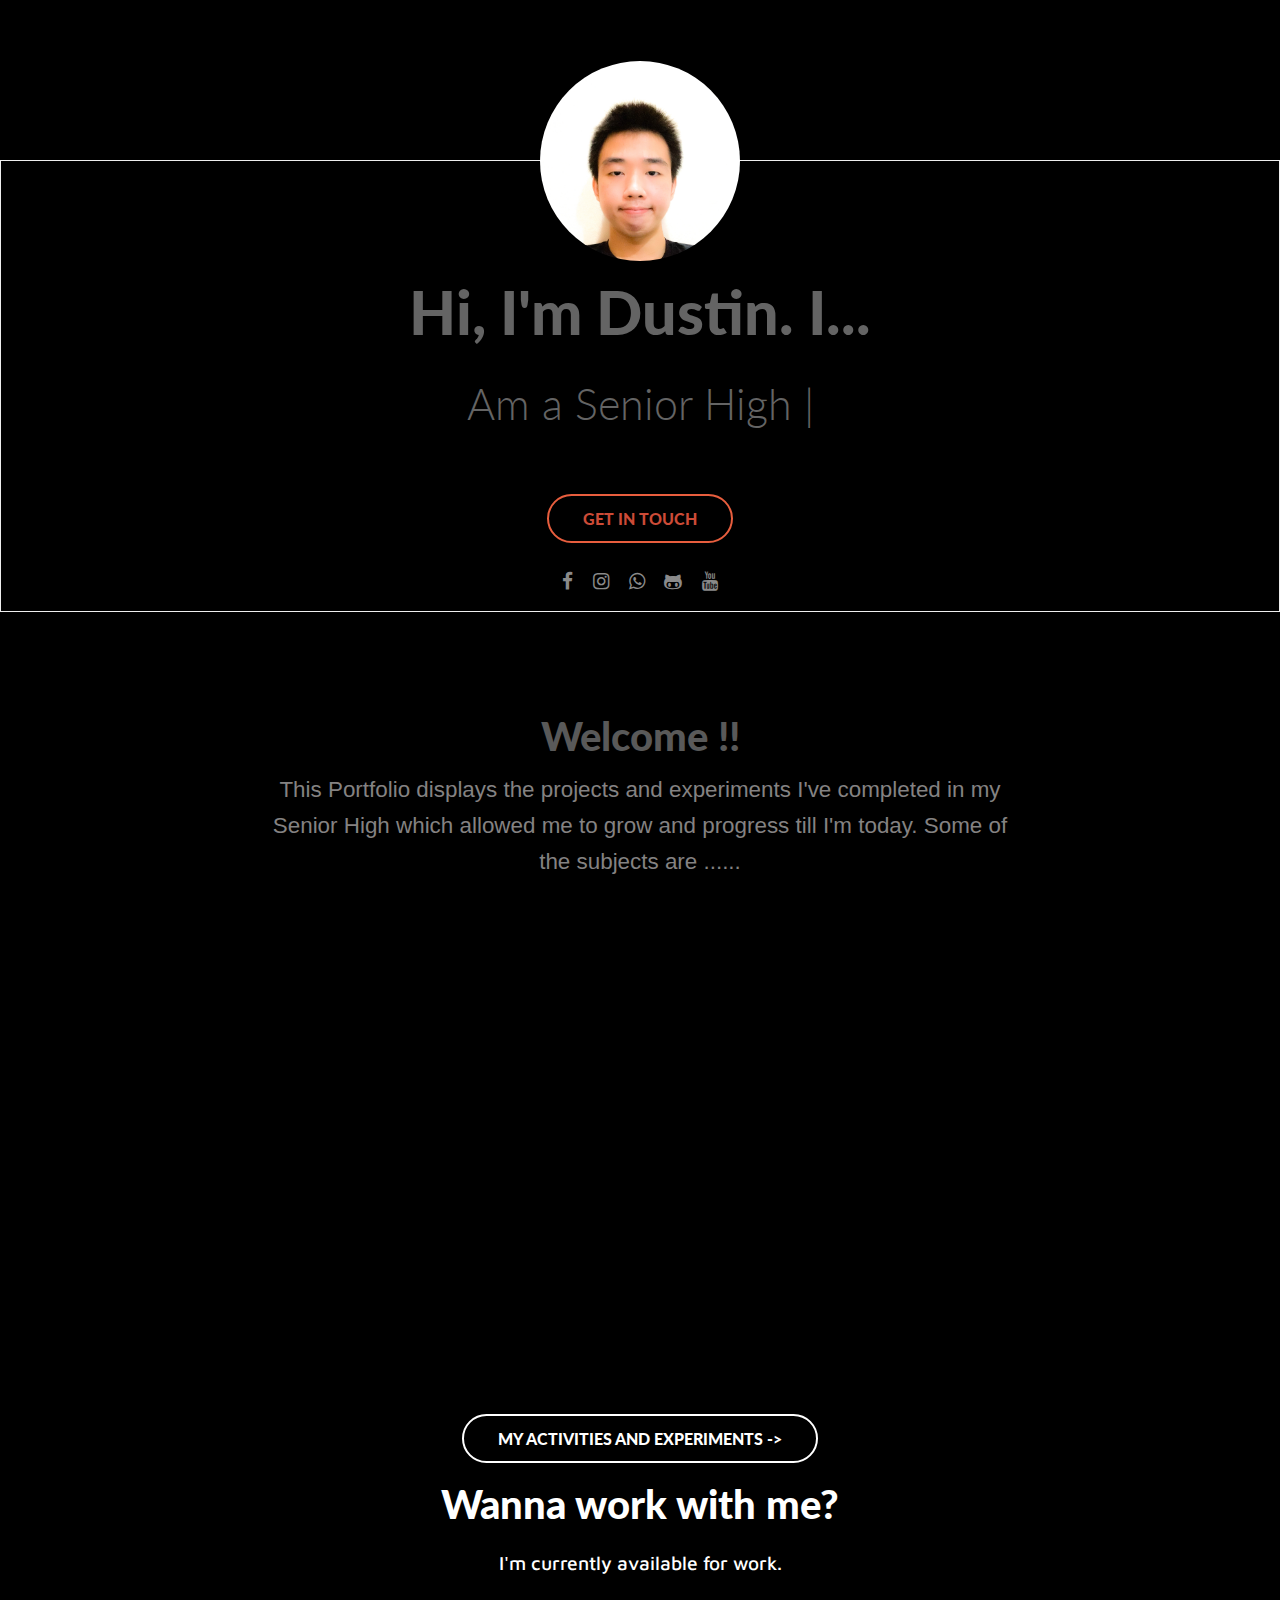
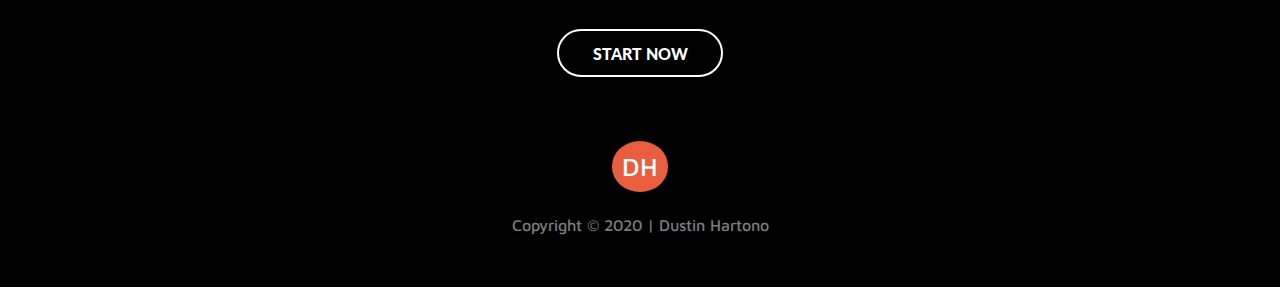
<file: index.html>
<!DOCTYPE html>
<html>

<head>
	<meta charset="utf-8">
	<meta http-equiv="X-UA-Compatible" content="IE=edge">
	<meta name="viewport" content="width=device-width,initial-scale=1,minimum-scale=1, maximum-scale=1" />
	<title>Dustin Hartono Portfolio</title>
	<script src="bower_components/jquery/dist/jquery.min.js" charset="utf-8"></script>
	<link rel="stylesheet" href="bower_components/foundation-sites/dist/css/foundation.min.css">
	<link rel="stylesheet" href="">
	<script src="bower_components/foundation-sites/dist/js/foundation.min.js" charset="utf-8"></script>
	<script src="bower_components/normalize-css/normalize.css" charset="utf-8"></script>
	<script src="bower_components/typed.js/dist/typed.min.js" charset="utf-8"></script>
	<script src="bower_components/jqcloud2/dist/jqcloud.min.js" charset="utf-8"></script>
	<link rel="stylesheet" href="bower_components/jqcloud2/dist/jqcloud.min.css">
	<script src="bower_components/custombox/dist/custombox.min.js"></script>
	<link href="bower_components/custombox/dist/custombox.min.css" rel="stylesheet">
	<link rel="stylesheet" href="https://maxcdn.bootstrapcdn.com/font-awesome/4.7.0/css/font-awesome.min.css">
	<link href="https://fonts.googleapis.com/css?family=Lato:300,400,700,900" rel="stylesheet">
	<link href="https://fonts.googleapis.com/css?family=Maven+Pro:400,500" rel="stylesheet">
	<link rel="stylesheet" href="assets/fonts/foundation-icons/foundation-icons.css">
	<link rel="stylesheet" href="assets/styles/styles.css">
</head>

<body>
	<!-- Watch how to use it on YouTube -->
	<!-- https://youtu.be/ddLuZXs8Uyw -->


	<!-- Watch how to deploy it live -->
	<!-- https://youtu.be/E1dqffpUlMA -->
	<div class="wrapper">


		<section id="about">
			<div class="row">
				<div class="small-12 large-8 large-offset-2 columns text-center">
					<!--Change My Profile picture-->
					<div class="profile-photo" style="background-image: url(assets/images/profile.JPEG);">
					</div>
					<div class="details">
						<h2>Hi, I'm Dustin. I...<br> <span id="writing-text"><span></h2>
					</div>
				</div>
			</div>
			<div class="row">
				<div class="small-12 column">
					<div class="cta text-center">
						<a class="my-button cta-button expand form-button" href="#">Get In Touch</a><!--"mailto:jakob.wolitzki@gmail.com"-->
					</div>
				</div>
				<div class="small-12 column">
					<div class="my-arrow-div text-center">
						<a href="https://m.facebook.com/profile.php?id=100005772101314"><i class="fa fa-facebook fa-2x"></i></a>
						<a href="https://instagram.com/dustinhartono?igshid=1mwtgxsfdrceb"><i class="fa fa-instagram fa-2x"></i></a>
						<a href="#"><i class="fa fa-whatsapp fa-2x"></i></a>
						<a href="#"><i class="fa fa-github-alt fa-2x"></i></a>
						<a href="#"><i class="fa fa-youtube fa-2x"></i></a>
					</div>
				</div>
			</div>
		</section>
		<section id="teaching">
			<h2 class="text-center">Welcome !!</h2>
			<div class="row">
				<div class="small-12 medium-8 medium-offset-2">
					<p class="text-center tag-line">This Portfolio displays the projects and experiments I've completed in my Senior High which allowed me to grow and progress till I'm today. Some of the subjects are ......</p>
				</div>
			</div>
			<div class="row">
				<div class="small-12 medium-8 medium-offset-2 columns">
					<div class="teaching-domains">
					</div>
				</div>
			</div>
		</section>
		<section id="footer-cta">
			<div class="row text-center">
				<div class="small-12 medium-8 medium-offset-2 columns">
				</div>
				<div class="small-12 columns" id="startButtonDiv">
					<a class="my-button form-button" href="index1.html">My Activities and Experiments -></a><!--"mailto:jakob.wolitzki@gmail.com"-->
				</div>
			</div>
		</section>
<br>
		<!--</section>
		<section id="experience">

			<div class="row column">
				<div class="small-12">
					<h2 class="text-center">My Experience</h2>
					<p class="text-center tag-line">Specialist in need. Generalist at heart.</p>
				</div>
			</div>
			<div class="row">
				<div class="small-12 medium-4 columns text-center experience-topics">
					<i class="fi-laptop"></i>
					<h3>Front-end</h3>
					<ul>
						<li>html(5)</li>
						<li>css(3)</li>
						<li>Javascript</li>
						<li>Jquery</li>
						<li>Bootstrap</li>
						<li>Semantics-UI</li>
						<li>Api | Ajax</li>
					</ul>
				</div>
				<div class="small-12 medium-4 columns text-center experience-topics">
					<i class="fi-database"></i>
					<h3>Back-end</h3>
					<ul>
						<li>NodeJS</li>
						<li>NPM</li>
						<li>Express</li>
						<li>SQL</li>
						<li>Mongo</li>
						<li>Restful Web Services</li>
						<li>Flask | Python</li>
					</ul>
				</div>
				<div class="small-12 medium-4 columns text-center experience-topics">
					<i class="fi-star"></i>
					<h3>Tools</h3>
					<ul>
						<li>Vim</li>
						<li>Bower</li>
						<li>Atom || Webstorm</li>
						<li>Github && Bitbucket</li>
						<li>SSH</li>
						<li>Gulp</li>
					</ul>
				</div>
			</div>
			</section>
-->













		<section id="footer-cta">
			<h2 class="text-center">Wanna work with me?</h2>
			<p></p>
			<div class="row text-center">
				<div class="small-12 medium-8 medium-offset-2 columns">
					<p class="text-center">I'm currently available for work.</p>
				</div>
				<div class="small-12 columns" id="startButtonDiv">
					<a class="my-button form-button" href="#">Start Now</a><!--"mailto:jakob.wolitzki@gmail.com"-->
				</div>
			</div>
		</section>

		<footer id="footer">
			<div class="row text-center">
				<div class="small-12 medium-6 medium-offset-3 columns">
					<p id="logo">DH</p>
					<p id="copyright">Copyright &copy; 2020 | Dustin Hartono</p>
				</div>
			</div>
		</footer>



	</div>
	<script src="assets/scripts/app.js" charset="utf-8"></script>
</body>

</html>
</file>
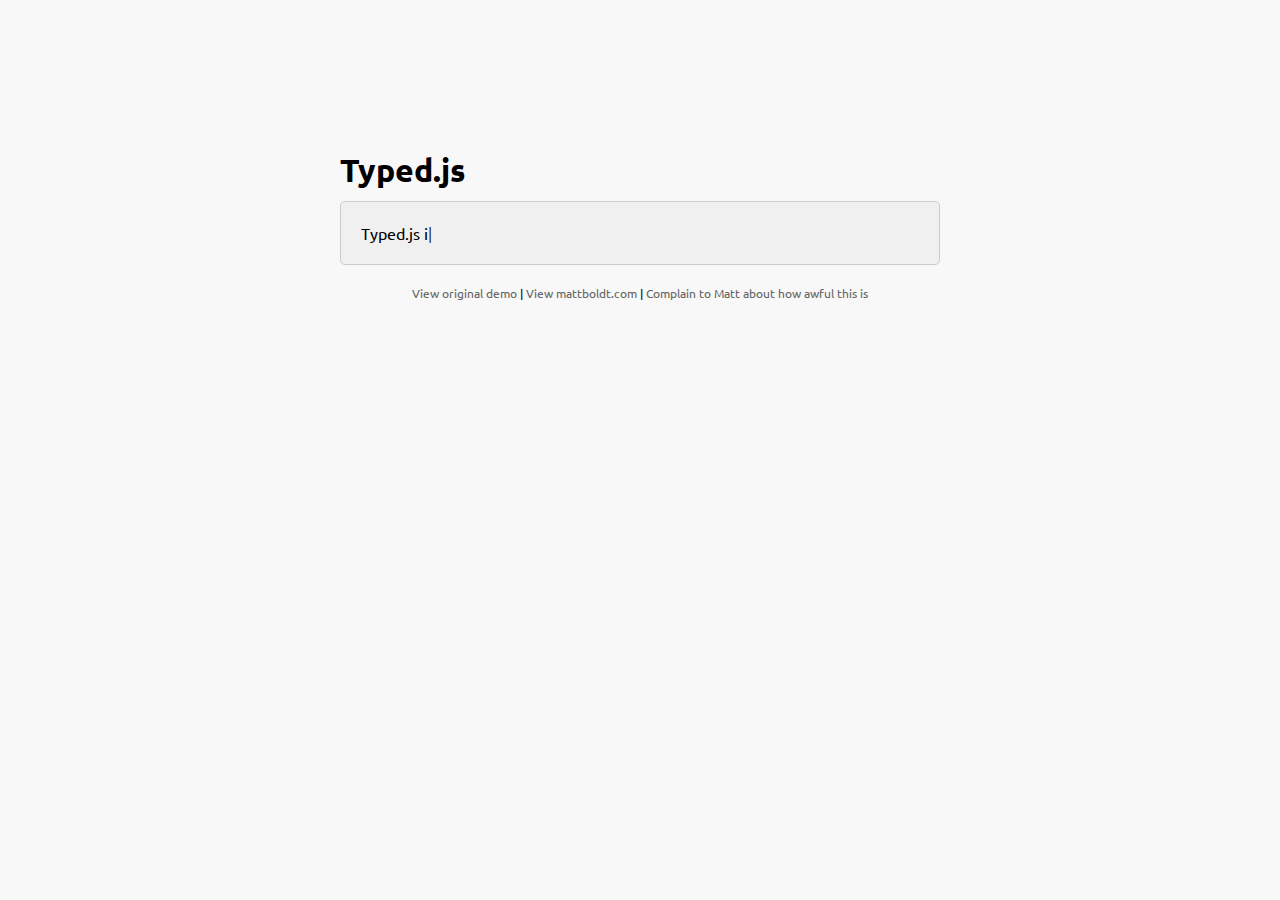
<file: bower_components/typed.js/index.htm>
<!doctype html>
<html lang="en">
<head>
    <meta charset="UTF-8">
    <title>Typed.js - Type your heart out</title>
    <script src="js/typed.js" type="text/javascript"></script>
    <script>
    document.addEventListener('DOMContentLoaded', function(){

        Typed.new("#typed", {
            stringsElement: document.getElementById('typed-strings'),
            typeSpeed: 30,
            backDelay: 500,
            loop: false,
            contentType: 'html', // or text
            // defaults to null for infinite loop
            loopCount: null,
            callback: function(){ foo(); },
            resetCallback: function() { newTyped(); }
        });

        var resetElement = document.querySelector('.reset');
        if(resetElement) {
            resetElement.addEventListener('click', function() {
                document.getElementById('typed')._typed.reset();
            });
        }

    });

    function newTyped(){ /* A new typed object */ }

    function foo(){ console.log("Callback"); }

    </script>
    <link href="main.css" rel="stylesheet"/>
    <style>
        /* code for animated blinking cursor */
        .typed-cursor{
            opacity: 1;
            font-weight: 100;
            -webkit-animation: blink 0.7s infinite;
            -moz-animation: blink 0.7s infinite;
            -ms-animation: blink 0.7s infinite;
            -o-animation: blink 0.7s infinite;
            animation: blink 0.7s infinite;
        }
        @-keyframes blink{
            0% { opacity:1; }
            50% { opacity:0; }
            100% { opacity:1; }
        }
        @-webkit-keyframes blink{
            0% { opacity:1; }
            50% { opacity:0; }
            100% { opacity:1; }
        }
        @-moz-keyframes blink{
            0% { opacity:1; }
            50% { opacity:0; }
            100% { opacity:1; }
        }
        @-ms-keyframes blink{
            0% { opacity:1; }
            50% { opacity:0; }
            100% { opacity:1; }
        }
        @-o-keyframes blink{
            0% { opacity:1; }
            50% { opacity:0; }
            100% { opacity:1; }
        }

        .typed-fade-out{
            opacity: 0;
            animation: 0;
            transition: opacity .25s;
        }
    </style>
</head>
<body>

    <div class="wrap">
        <h1 class="h1">Typed.js</h1>

        <div class="type-wrap">
            <div id="typed-strings">
                <span>Typed.js is a <strong>JavaScript</strong> library.</span>
                <p>It <em>types</em> out sentences.</p>
                <p>And then deletes them.</p>
                <p>Try it out!</p>
            </div>
            <span id="typed" style="white-space:pre;"></span>
        </div>

        <div class="links">
            <a href="http://www.mattboldt.com/demos/typed-js">View original demo</a> | <a href="http://www.mattboldt.com">View mattboldt.com</a> | <a href="http://www.twitter.com/atmattb">Complain to Matt about how awful this is</a>
        </div>
    </div>

</body>
</html>
</file>
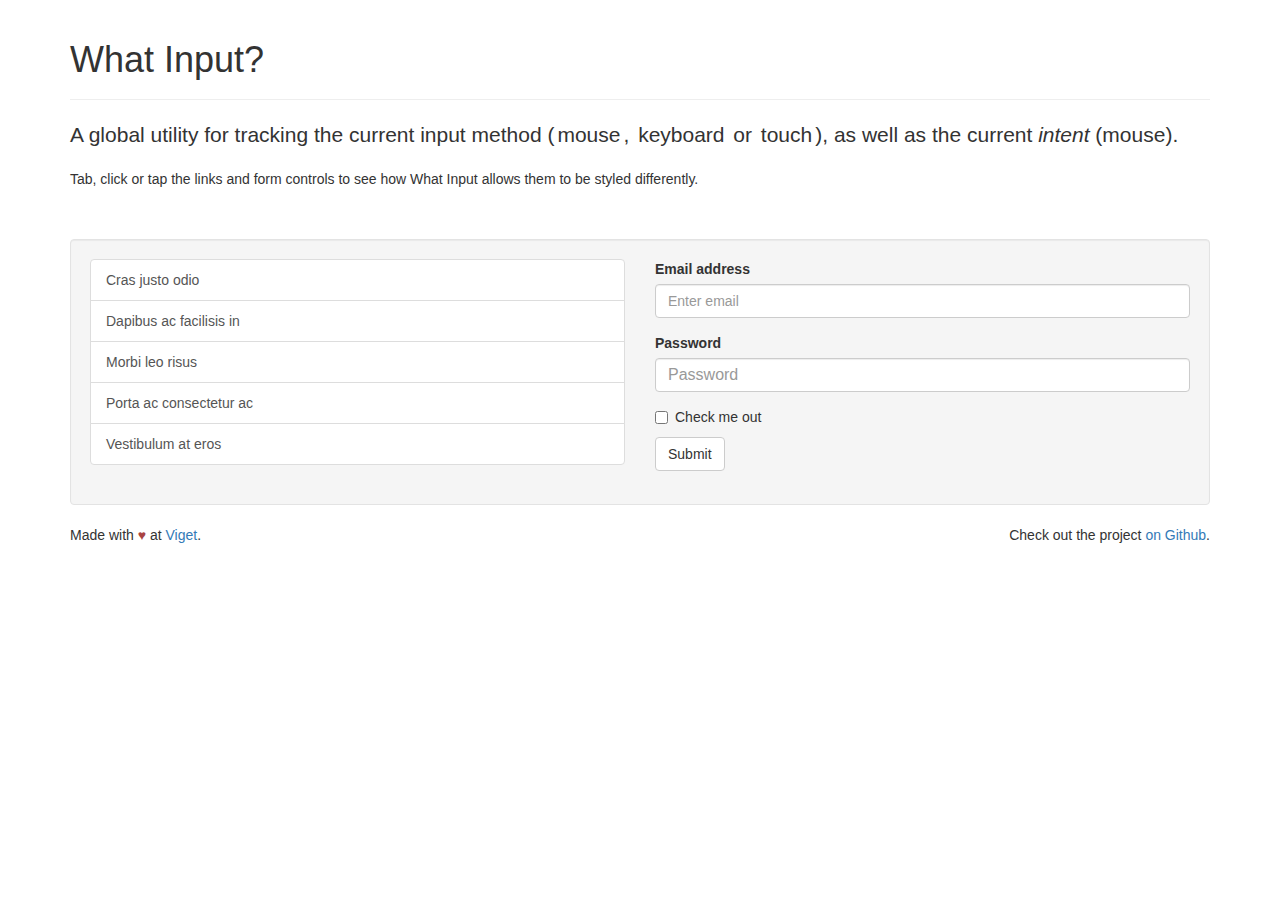
<file: bower_components/what-input/index.html>
<!DOCTYPE html>
<html lang="en">
  <head>

    <meta charset="utf-8">
    <meta name="viewport" content="width=device-width, initial-scale=1">

    <title>What Input?</title>

    <link
      href="https://maxcdn.bootstrapcdn.com/bootstrap/3.3.7/css/bootstrap.min.css"
      rel="stylesheet">

    <style>
      .test-row {
        margin-top: 50px;
      }

      input[type="text"],
      input[type="password"] {
        font-size: 16px;
      }

      /* indicator */
      .input-display {
        border-radius: 3px;
        display: inline-block;
        padding: 0 3px;
        -webkit-transition: all 200ms;
        transition: all 200ms;
      }

      [data-whatinput="mouse"] .input-display.-mouse,
      [data-whatintent="mouse"] .input-intent.-mouse {
        background-color: #d9edf7;
        color: #31708f;
      }

      [data-whatinput="keyboard"] .-keyboard {
        background-color: #dff0d8;
        color: #3c763d;
      }

      [data-whatinput="touch"] .-touch {
        background-color: #fcf8e3;
        color: #8a6d3b;
      }

      /* links */
      a:focus {
        position: relative;
        z-index: 1;
      }

      [data-whatinput="keyboard"]  a:focus {
        box-shadow: 0 0 8px 2px rgba(60, 118, 61, 0.6);
        outline: 2px solid #3c763d;
      }

      /* form controls */
      [data-whatinput="mouse"] .form-control:focus {
        border-color: #31708f;
        outline: 0;
        box-shadow:
          inset 0 1px 1px rgba(0, 0, 0, .075),
          0 0 8px rgba(49, 112, 143, 0.6);
      }

      [data-whatinput="keyboard"] .form-control:focus {
        border-color: #3c763d;
        outline: 0;
        box-shadow:
          inset 0 1px 1px rgba(0, 0, 0, .075),
          0 0 8px rgba(60, 118, 61, 0.6);
      }

      [data-whatinput="touch"] .form-control:focus {
        border-color: #8a6d3b;
        outline: 0;
        box-shadow:
          inset 0 1px 1px rgba(0, 0, 0, .075),
          0 0 8px rgba(138, 109, 59, 0.6);
      }
    </style>

    <!--[if lte IE 8]>
      <script src="dist/lte-IE8.js"></script>
    <![endif]-->

  </head>
  <body>

    <div class="container">
      <div class="page-header">
        <h1>What Input?</h1>
      </div>

      <p class="lead">A global utility for tracking the current input method (<span class="input-display -mouse">mouse</span>, <span class="input-display -keyboard">keyboard</span> or <span class="input-display -touch">touch</span>), as well as the current <em>intent</em> (<span class="input-intent -mouse">mouse</span>).</p>

      <p>Tab, click or tap the links and form controls to see how What Input allows them to be styled differently.</p>

      <div class="well test-row">
        <div class="row">

          <div class="col-md-6">
            <div class="list-group">
              <a class="list-group-item" href="#">Cras justo odio</a>
              <a class="list-group-item" href="#">Dapibus ac facilisis in</a>
              <a class="list-group-item" href="#">Morbi leo risus</a>
              <a class="list-group-item" href="#">Porta ac consectetur ac</a>
              <a class="list-group-item" href="#">Vestibulum at eros</a>
            </div>
          </div>

          <div class="col-md-6">
            <form>
              <div class="form-group">
                <label for="exampleInputEmail1">Email address</label>
                <input type="email" class="form-control" id="exampleInputEmail1" placeholder="Enter email">
              </div>
              <div class="form-group">
                <label for="exampleInputPassword1">Password</label>
                <input type="password" class="form-control" id="exampleInputPassword1" placeholder="Password">
              </div>
              <div class="checkbox">
                <label>
                  <input type="checkbox"> Check me out
                </label>
              </div>
              <button type="submit" class="btn btn-default">Submit</button>
            </form>
          </div>

        </div>
      </div>

      <footer>
        <p class="pull-right">
          Check out the project <a href="https://github.com/ten1seven/what-input">on Github</a>.
        </p>

        <p>
          Made with <span class="text-danger">&hearts;</span> at <a href="http://viget.com/">Viget</a>.
        </p>
      </footer>

    </div>

    <script src="dist/what-input.js"></script>

    <script>
      var links = document.querySelectorAll('a');

      for (var i = 0, len = links.length; i < len; i++) {
        links[i].addEventListener('click', function(event) {
          console.log( '[script test] ' + whatInput.ask() );

          event.preventDefault();
        });
      }
    </script>

  </body>
</html>
</file>
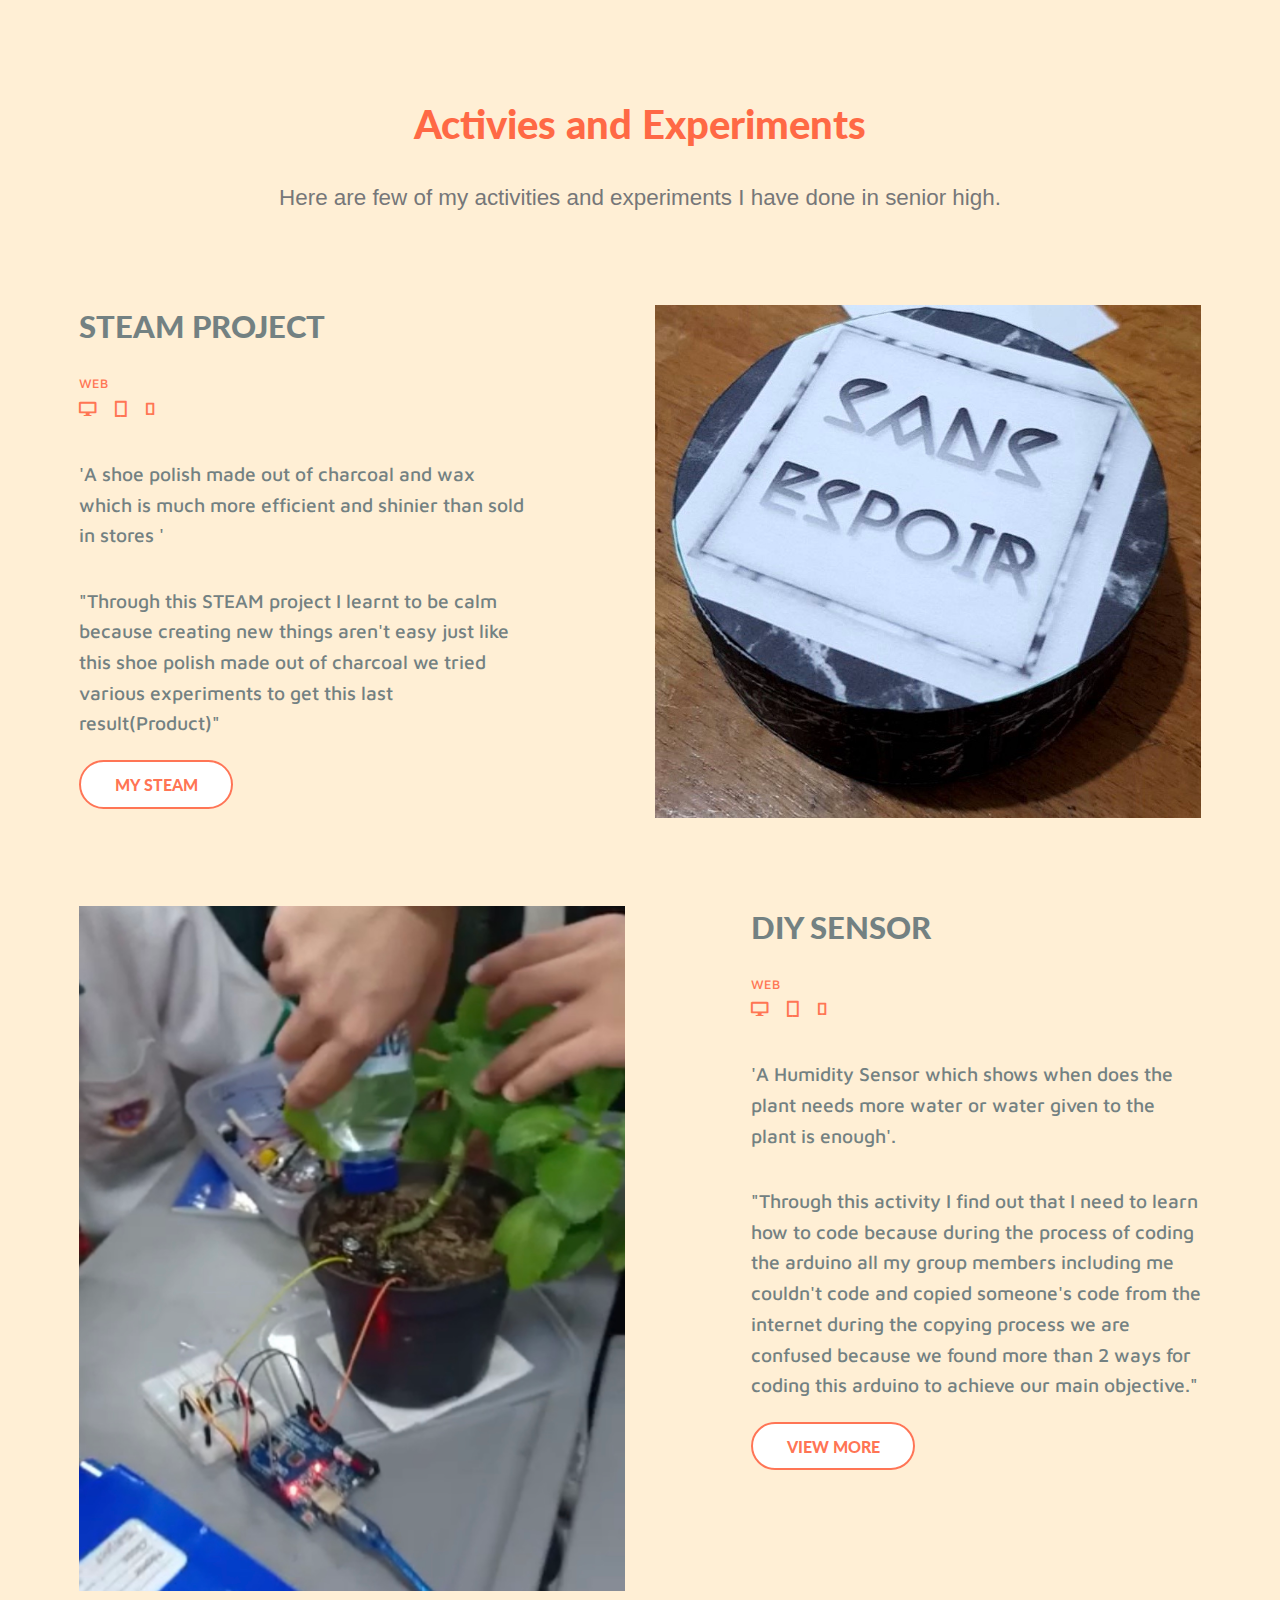
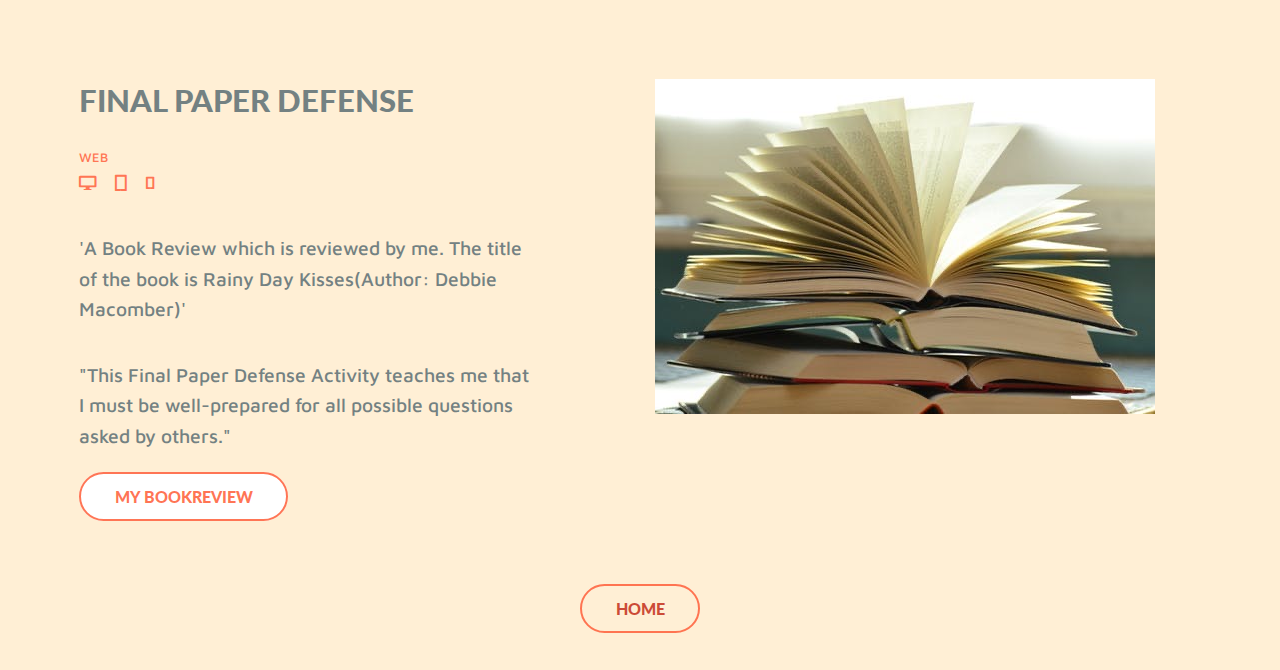
<file: index1.html>
<!DOCTYPE html>
<html>

<head>
	<meta charset="utf-8">
	<meta http-equiv="X-UA-Compatible" content="IE=edge">
	<meta name="viewport" content="width=device-width,initial-scale=1,minimum-scale=1, maximum-scale=1" />
	<title>Dustin Hartono Portfolio</title>
	<script src="bower_components/jquery/dist/jquery.min.js" charset="utf-8"></script>
	<link rel="stylesheet" href="bower_components/foundation-sites/dist/css/foundation.min.css">
	<link rel="stylesheet" href="">
	<script src="bower_components/foundation-sites/dist/js/foundation.min.js" charset="utf-8"></script>
	<script src="bower_components/normalize-css/normalize.css" charset="utf-8"></script>
	<script src="bower_components/typed.js/dist/typed.min.js" charset="utf-8"></script>
	<script src="bower_components/jqcloud2/dist/jqcloud.min.js" charset="utf-8"></script>
	<link rel="stylesheet" href="bower_components/jqcloud2/dist/jqcloud.min.css">
	<script src="bower_components/custombox/dist/custombox.min.js"></script>
	<link href="bower_components/custombox/dist/custombox.min.css" rel="stylesheet">
	<link rel="stylesheet" href="https://maxcdn.bootstrapcdn.com/font-awesome/4.7.0/css/font-awesome.min.css">
	<link href="https://fonts.googleapis.com/css?family=Lato:300,400,700,900" rel="stylesheet">
	<link href="https://fonts.googleapis.com/css?family=Maven+Pro:400,500" rel="stylesheet">
	<link rel="stylesheet" href="assets/fonts/foundation-icons/foundation-icons.css">
	<link rel="stylesheet" href="assets/styles/styles.css">
</head>

<section id="work">
  <h2 class="text-center">Activies and Experiments</h2>
  <div class="row">
    <p class="text-center tag-line">Here are few of my activities and experiments I have done in senior high.</p>
  </div>


  <div class="row work-row"> <!-- odd -->
    <div class="small-12 medium-6 medium-push-6 columns">
      <img src="assets/images/Project 1.JPG" alt="">
    </div>
    <div class="small-12 medium-5 medium-pull-7 columns">
      <div class="details details-ftm">
        <h3>STEAM Project</h3>
        <p class="platform">Web</p>
        <p class="icons"><i class="fi-monitor"></i><i class="fi-tablet-portrait"></i><i class="fi-mobile"></i></p>
        <p>'A shoe polish made out of charcoal and wax which is much more efficient and shinier than sold in stores '</p>
				<p>"Through this STEAM project I learnt to be calm because creating new things aren't easy just like this shoe polish made out of charcoal we tried various experiments to get this last result(Product)"</p>
				<a class="my-button" target="_blank" href="C:\Users\LENOVOPC\Downloads\WebDev\developer-challenge-portfolio\assets\Files\STEAM.pdf">My STEAM</a><!--target="_blank"-->
      </div>
    </div>
  </div>

  <div class="row work-row"> <!-- even -->
    <div class="small-12 medium-6 columns">
      <img src="assets/images/Project 4.jpg" alt="">
    </div>
    <div class="small-12 medium-5 medium-offset-1 columns">
      <div class="details details-ftm">
        <h3>DIY Sensor</h3>
        <p class="platform">Web</p>
        <p class="icons"><i class="fi-monitor"></i><i class="fi-tablet-portrait"></i><i class="fi-mobile"></i></p>
        <p>'A Humidity Sensor which shows when does the plant needs more water or water given to the plant is enough'.</p>
				<p>"Through this activity I find out that I need to learn how to code because during the process of coding the arduino all my group members including me couldn't code and copied someone's code from the internet during the copying process we are confused because we found more than 2 ways for coding this arduino to achieve our main objective." </p>
				<a class="my-button" target="_blank" href="https://www.electronicsforu.com/resources/electronics-components/humidity-sensor-basic-usage-parameter">View More</a><!---->
      </div>
    </div>
  </div>

  <div class="row work-row"> <!-- odd -->
    <div class="small-12 medium-6 medium-push-6 columns">
      <img src="assets/images/Project 3.JPG" alt="">
    </div>
    <div class="small-12 medium-5 medium-pull-7 columns">
      <div class="details details-ftm">
        <h3>Final Paper Defense</h3>
        <p class="platform">Web</p>
        <p class="icons"><i class="fi-monitor"></i><i class="fi-tablet-portrait"></i><i class="fi-mobile"></i></p>
        <p>'A Book Review which is reviewed by me. The title of the book is Rainy Day Kisses(Author: Debbie Macomber)'</p>
				<p>"This Final Paper Defense Activity teaches me that I must be well-prepared for all possible questions asked by others."</p>
				<a class="my-button" target="_blank" href="C:\Users\LENOVOPC\Downloads\WebDev\developer-challenge-portfolio\assets\Files\FPD.pdf">My BookReview</a> <!---->
      </div>
    </div>
  </div>
<div class="row">
  <div class="small-12 column">
    <div class="cta text-center">
      <a class="my-button cta-button expand form-button" href="index.html">Home</a><!--"mailto:jakob.wolitzki@gmail.com"-->
    </div>
  </div>
</html>
</file>
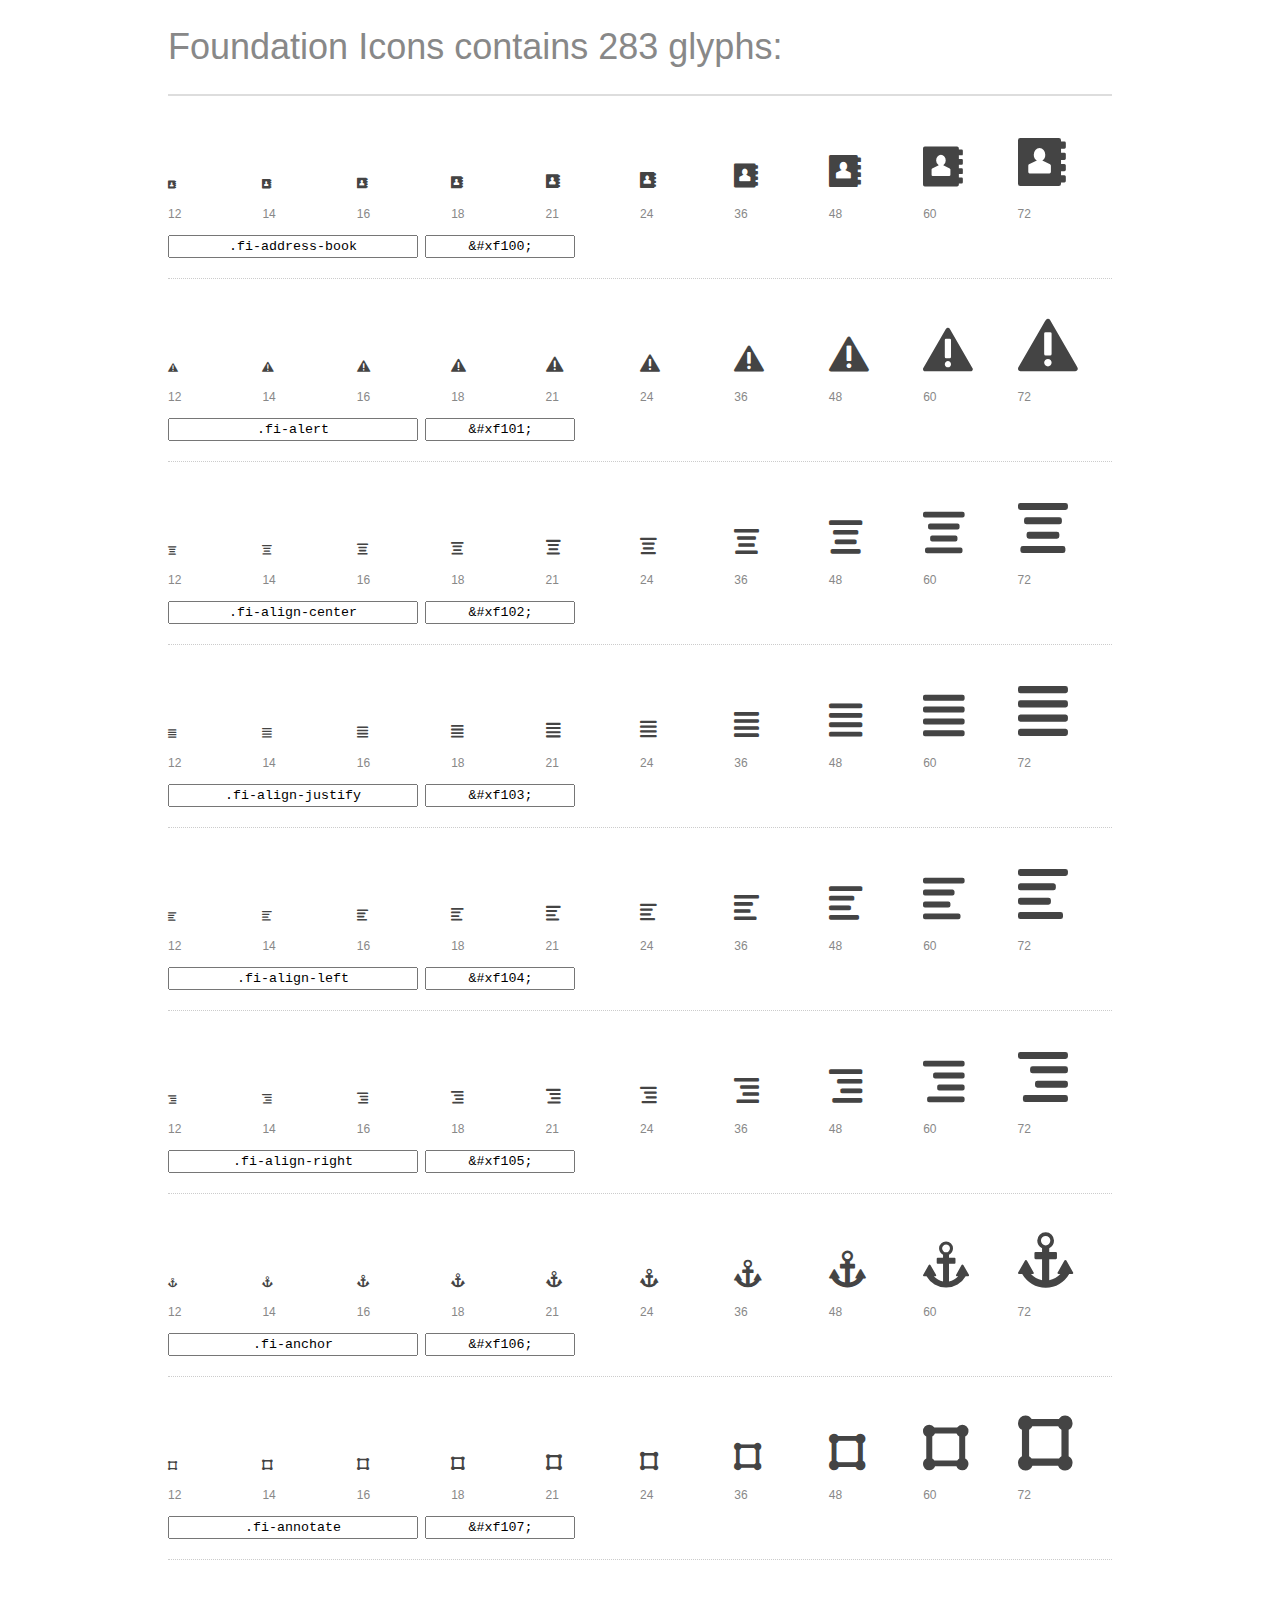
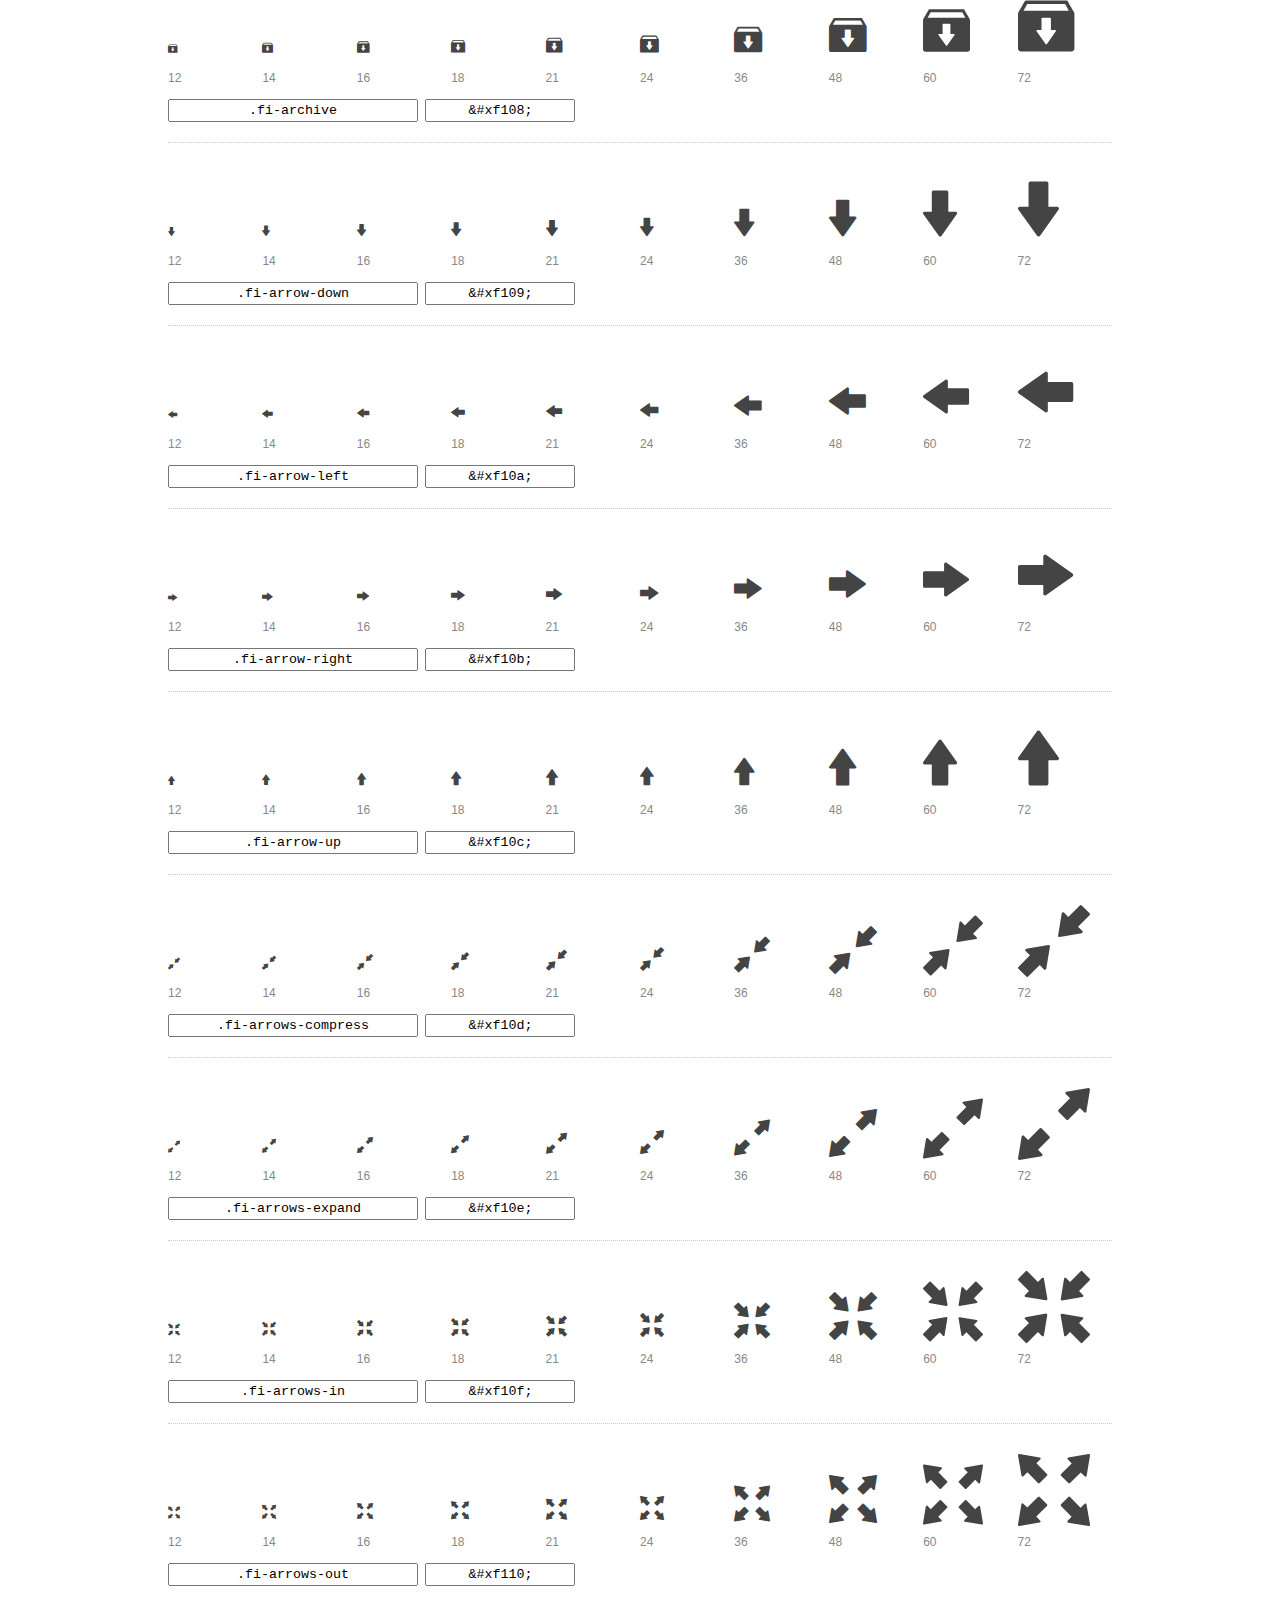
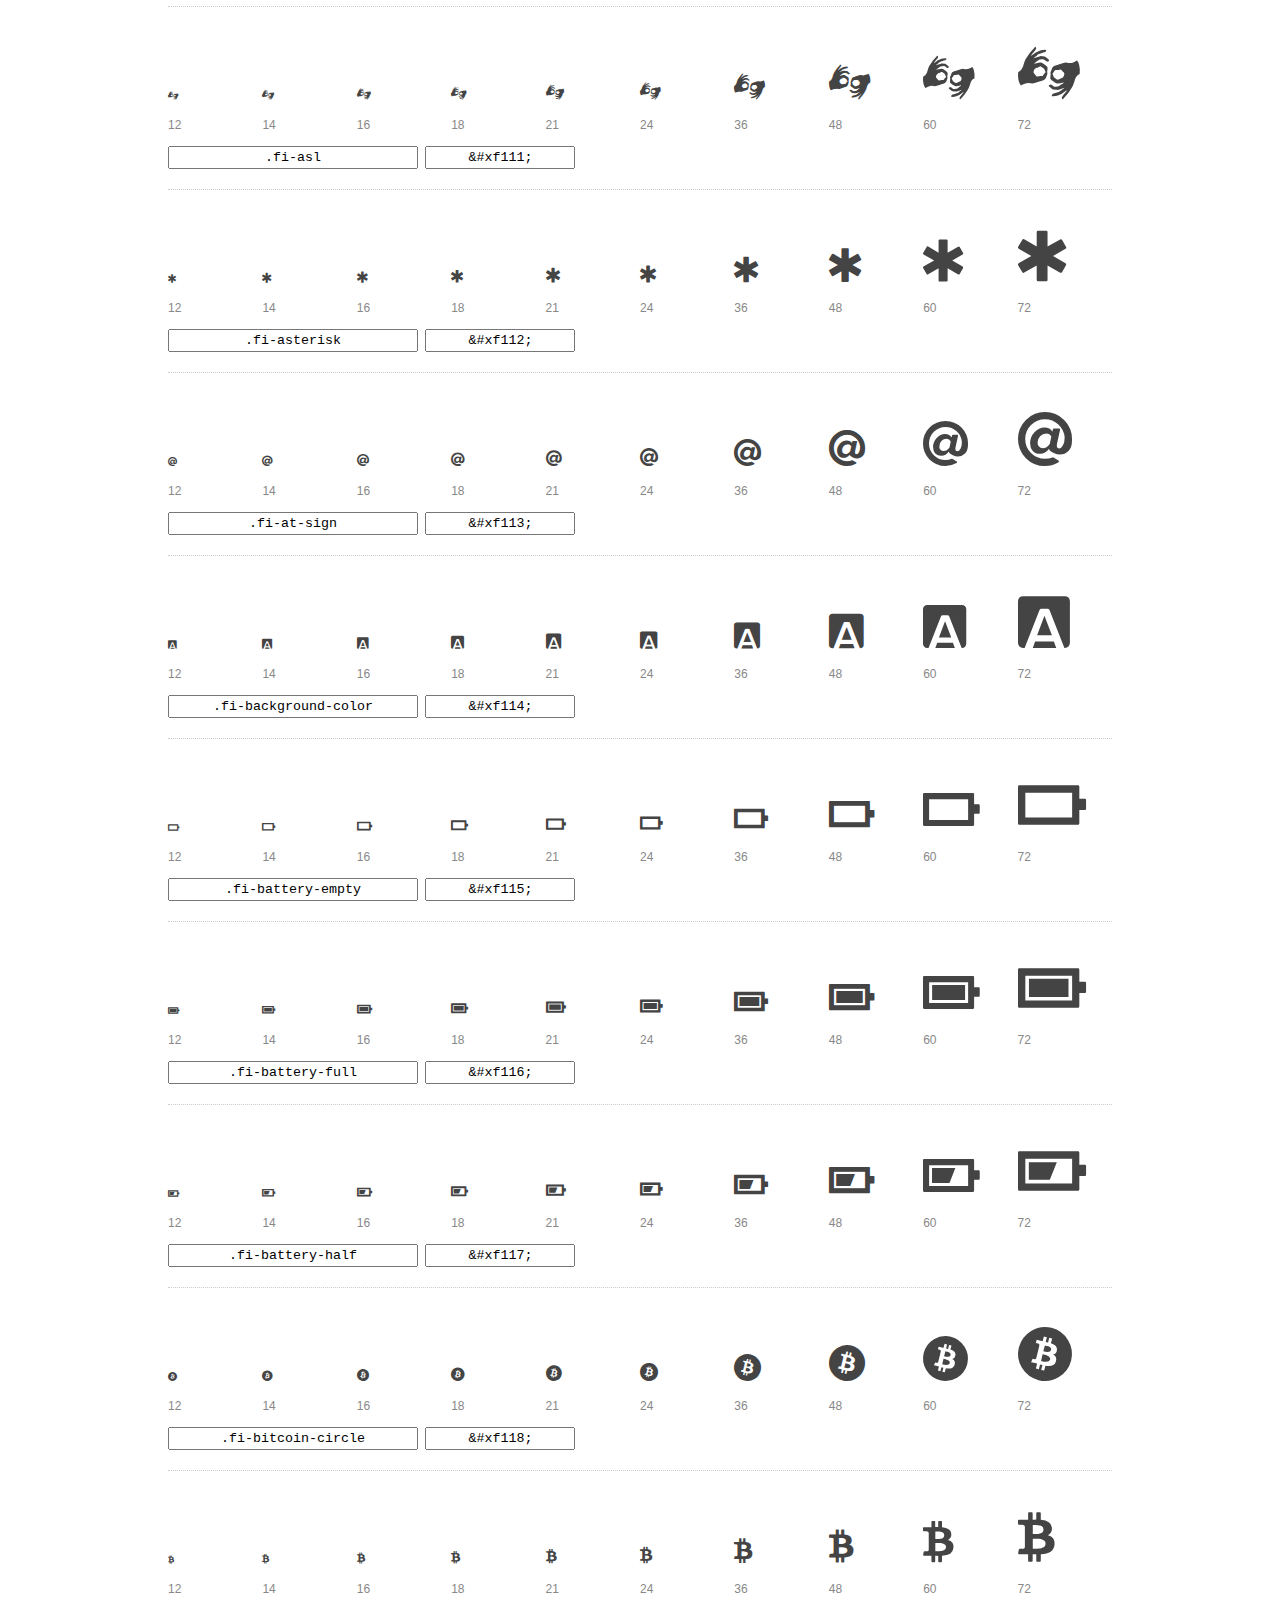
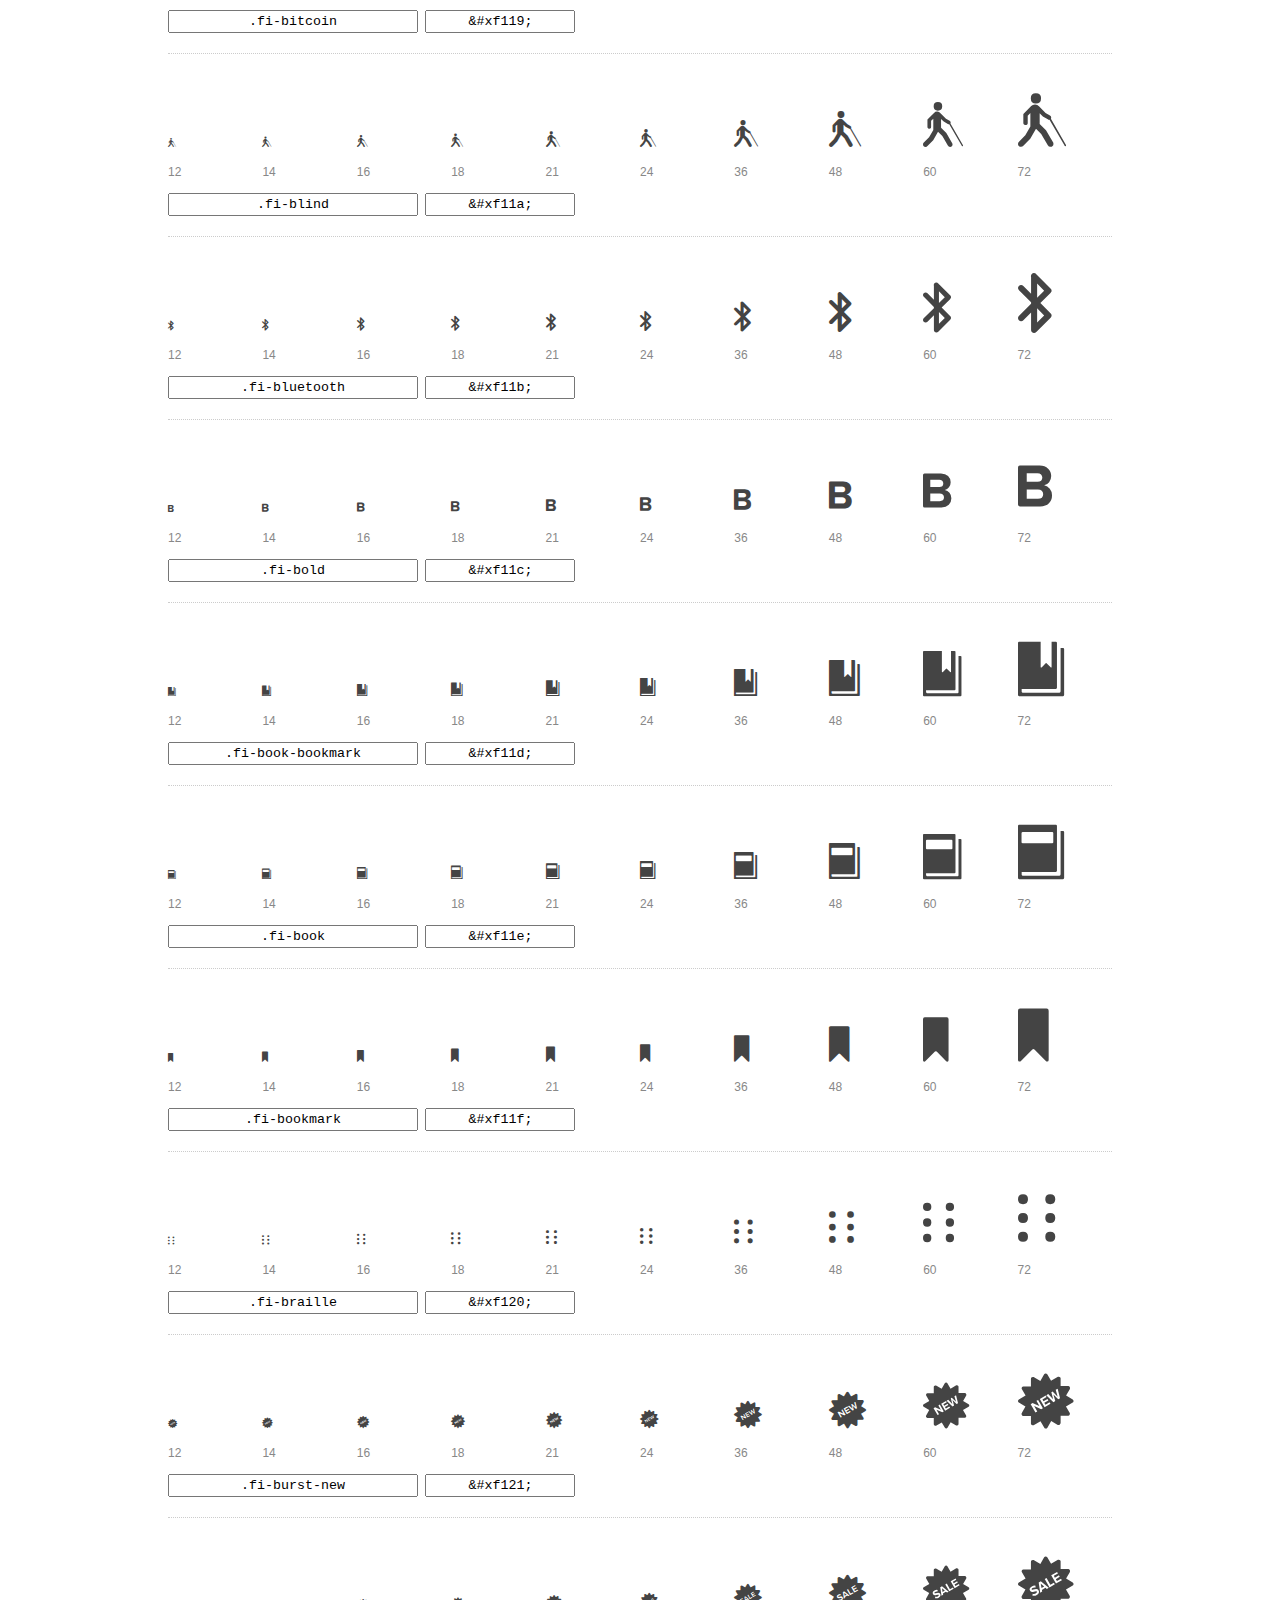
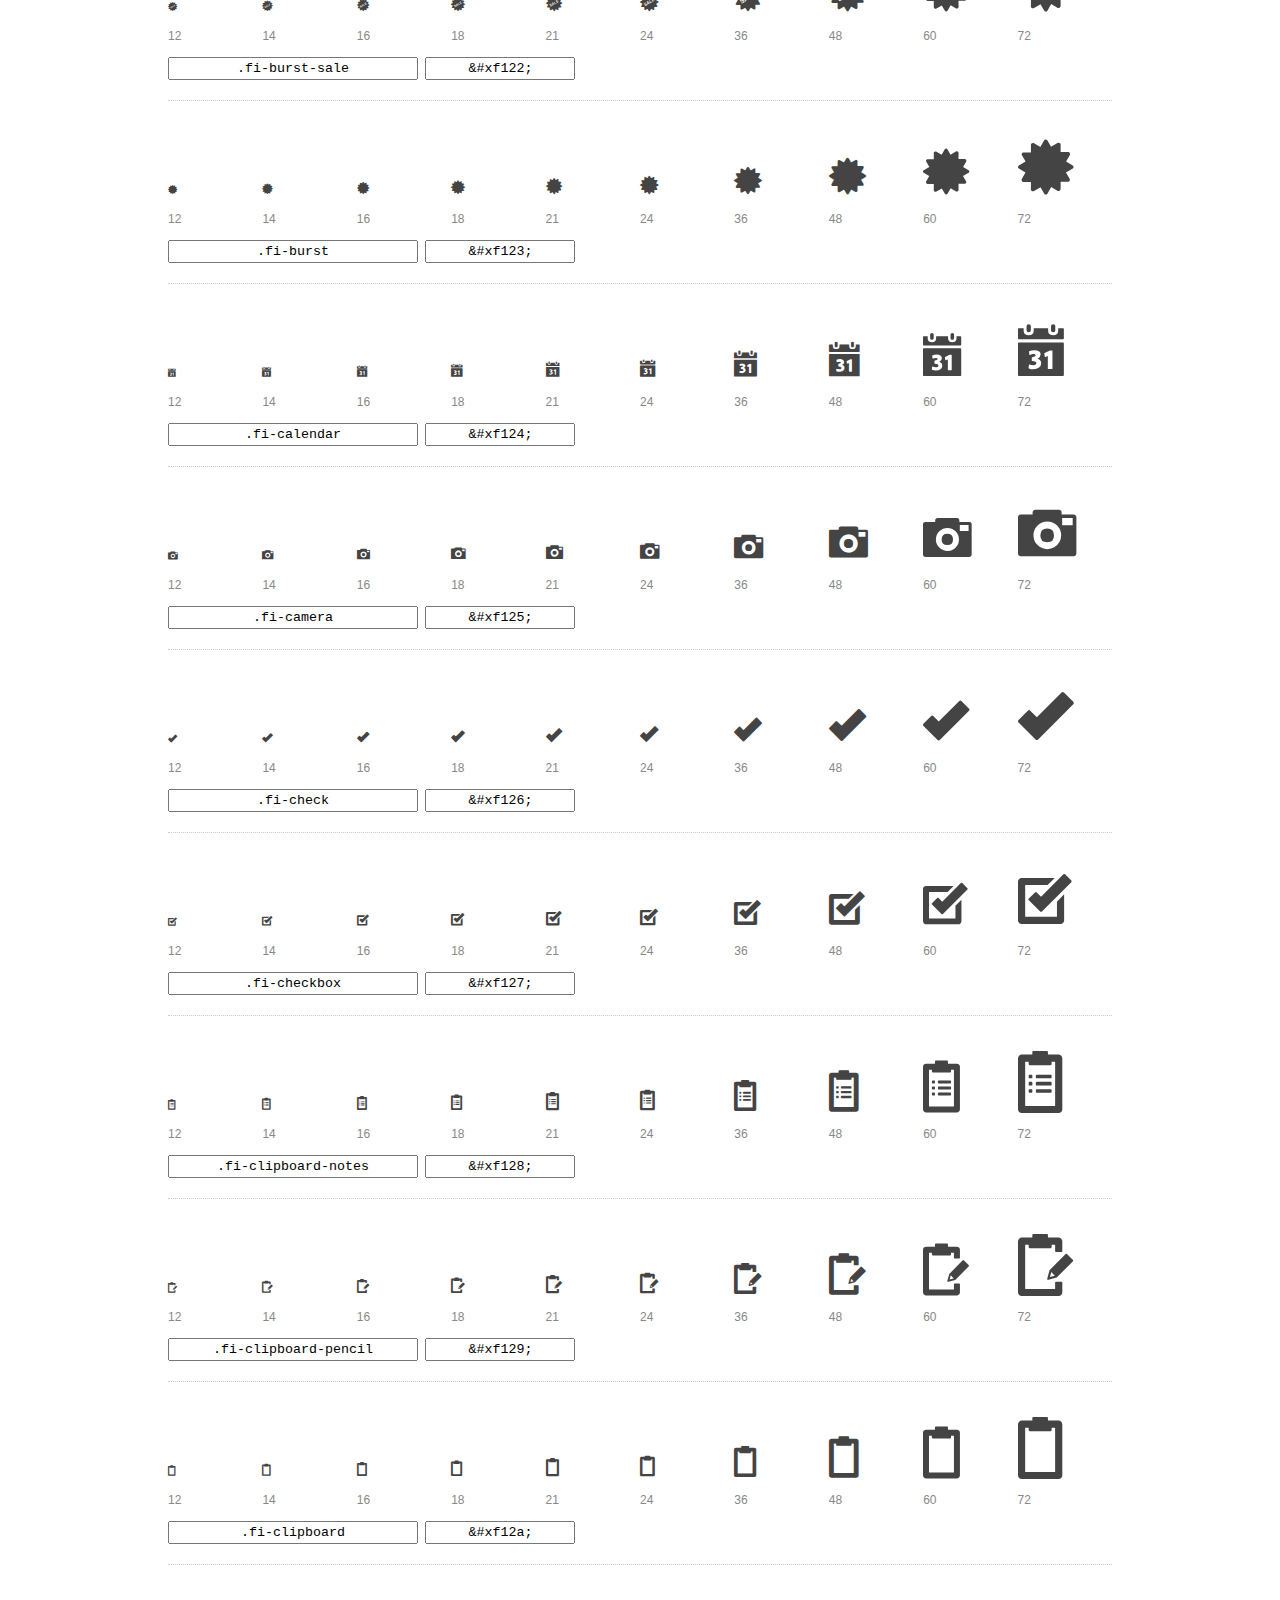
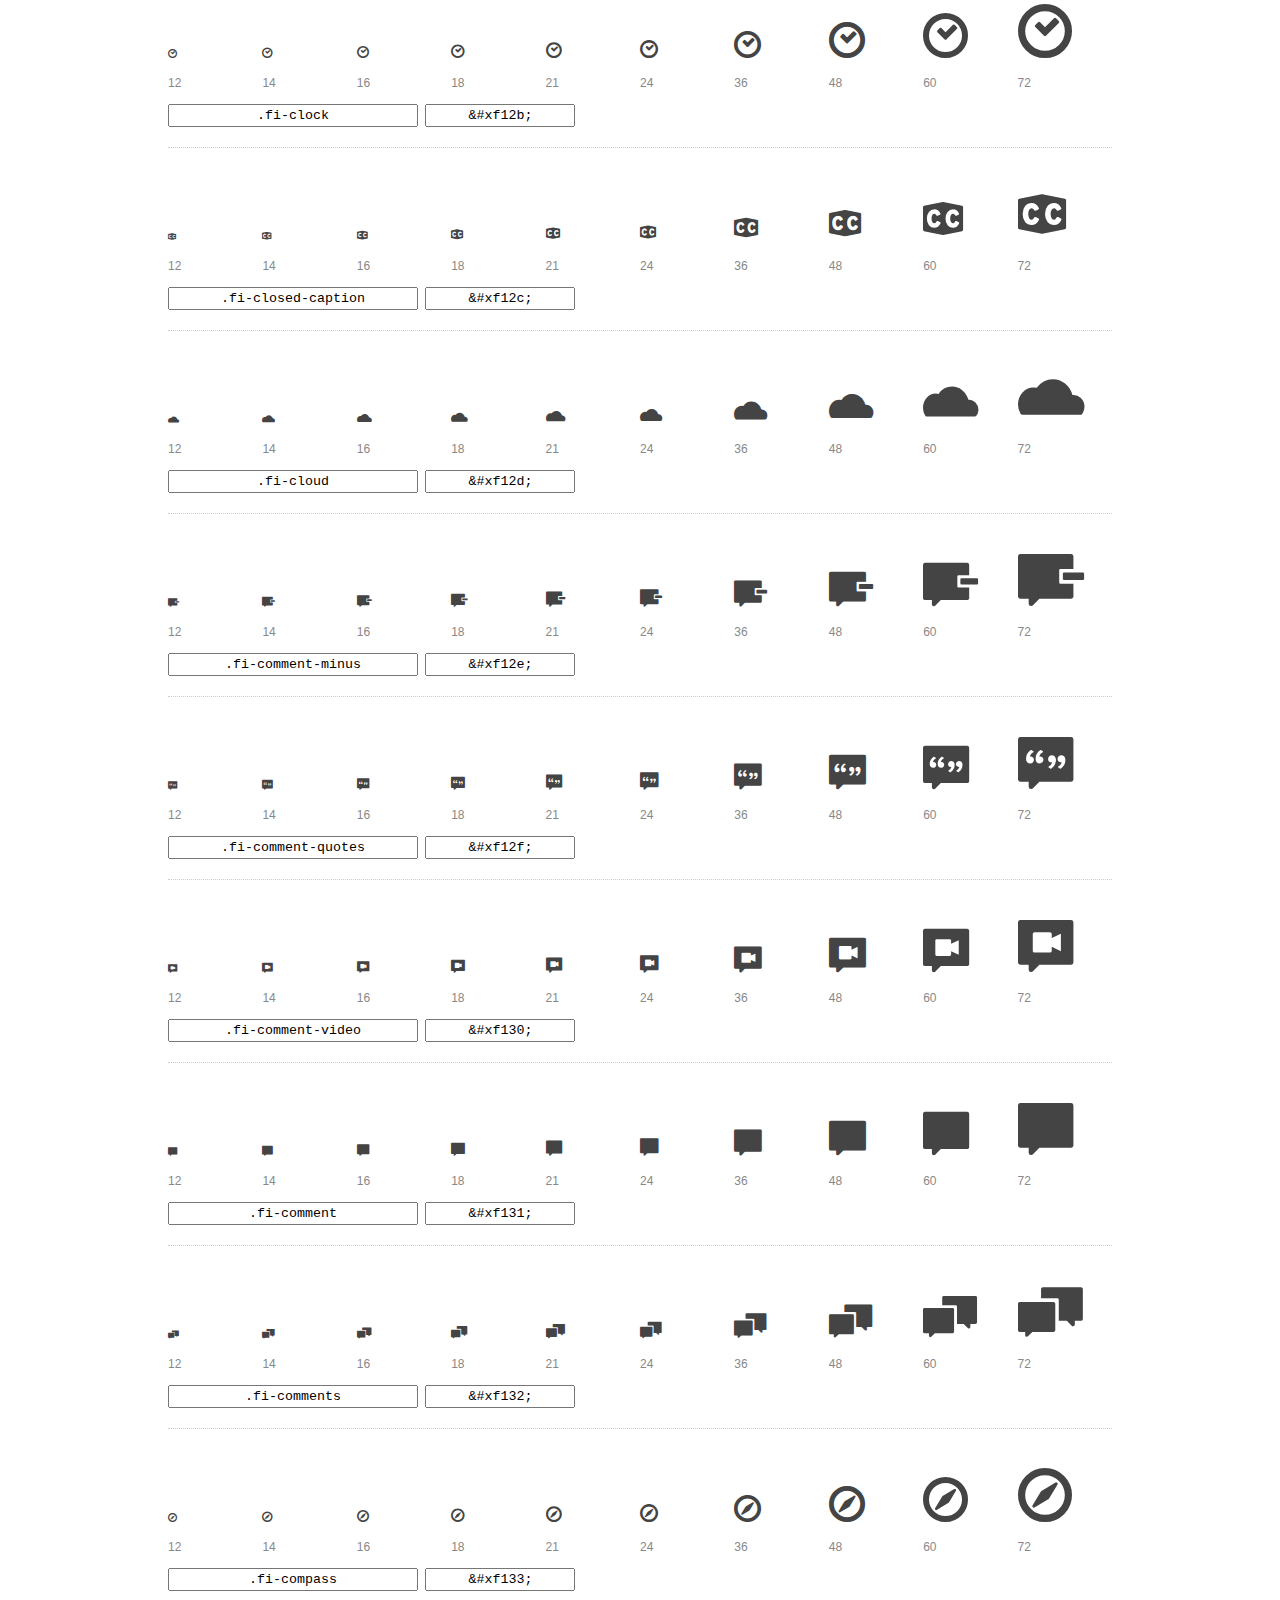
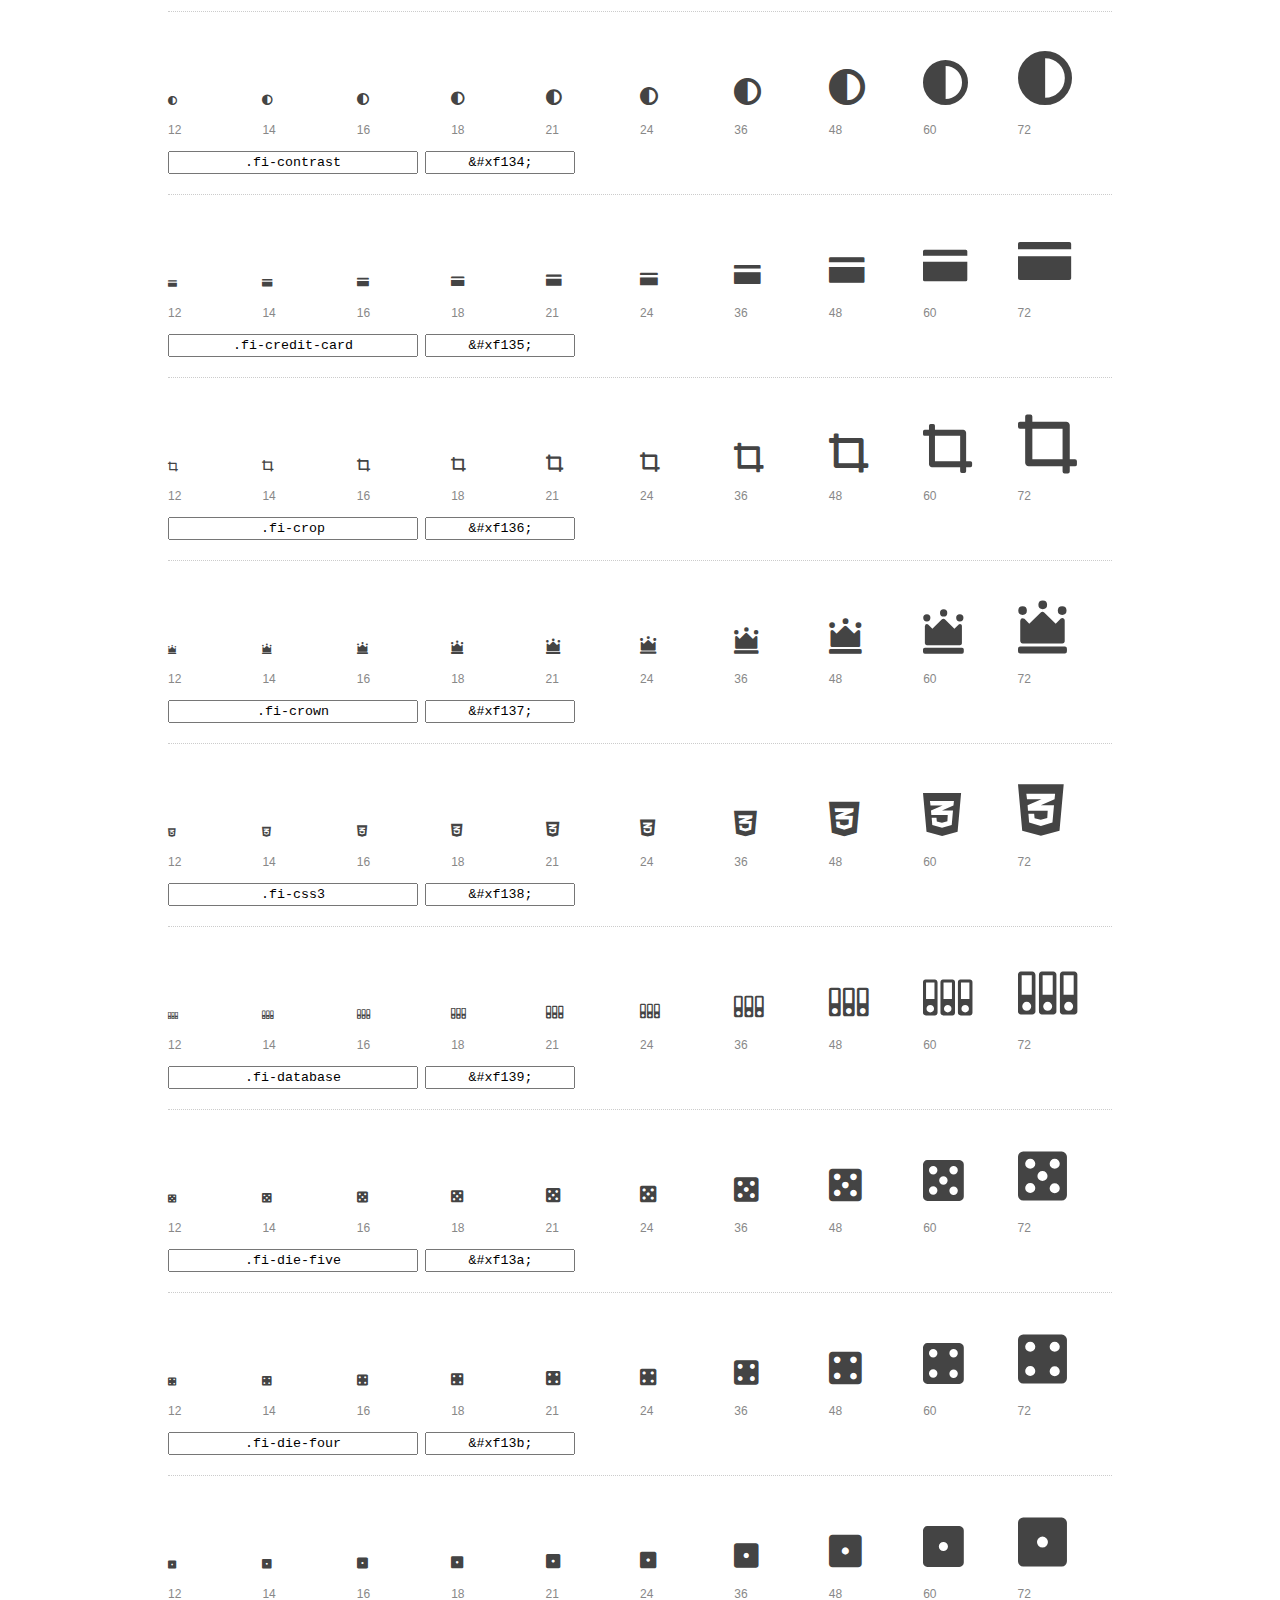
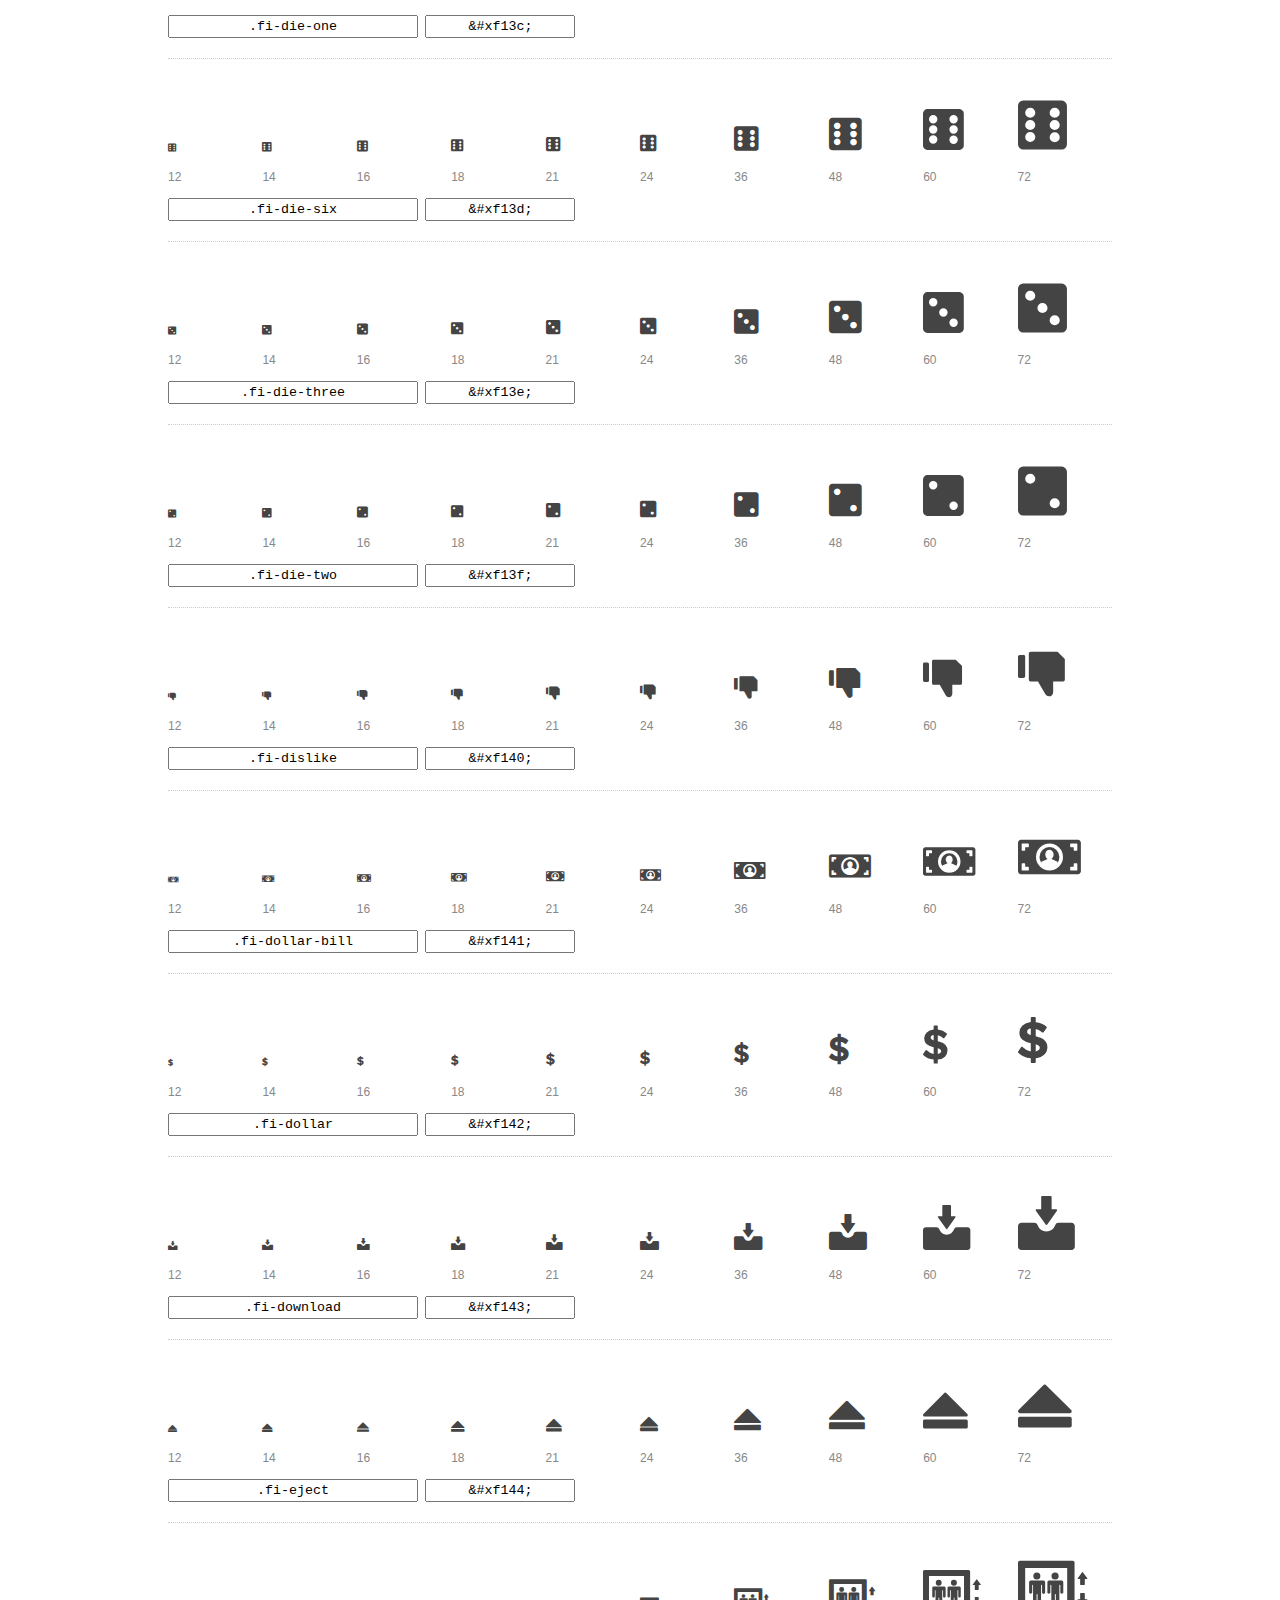
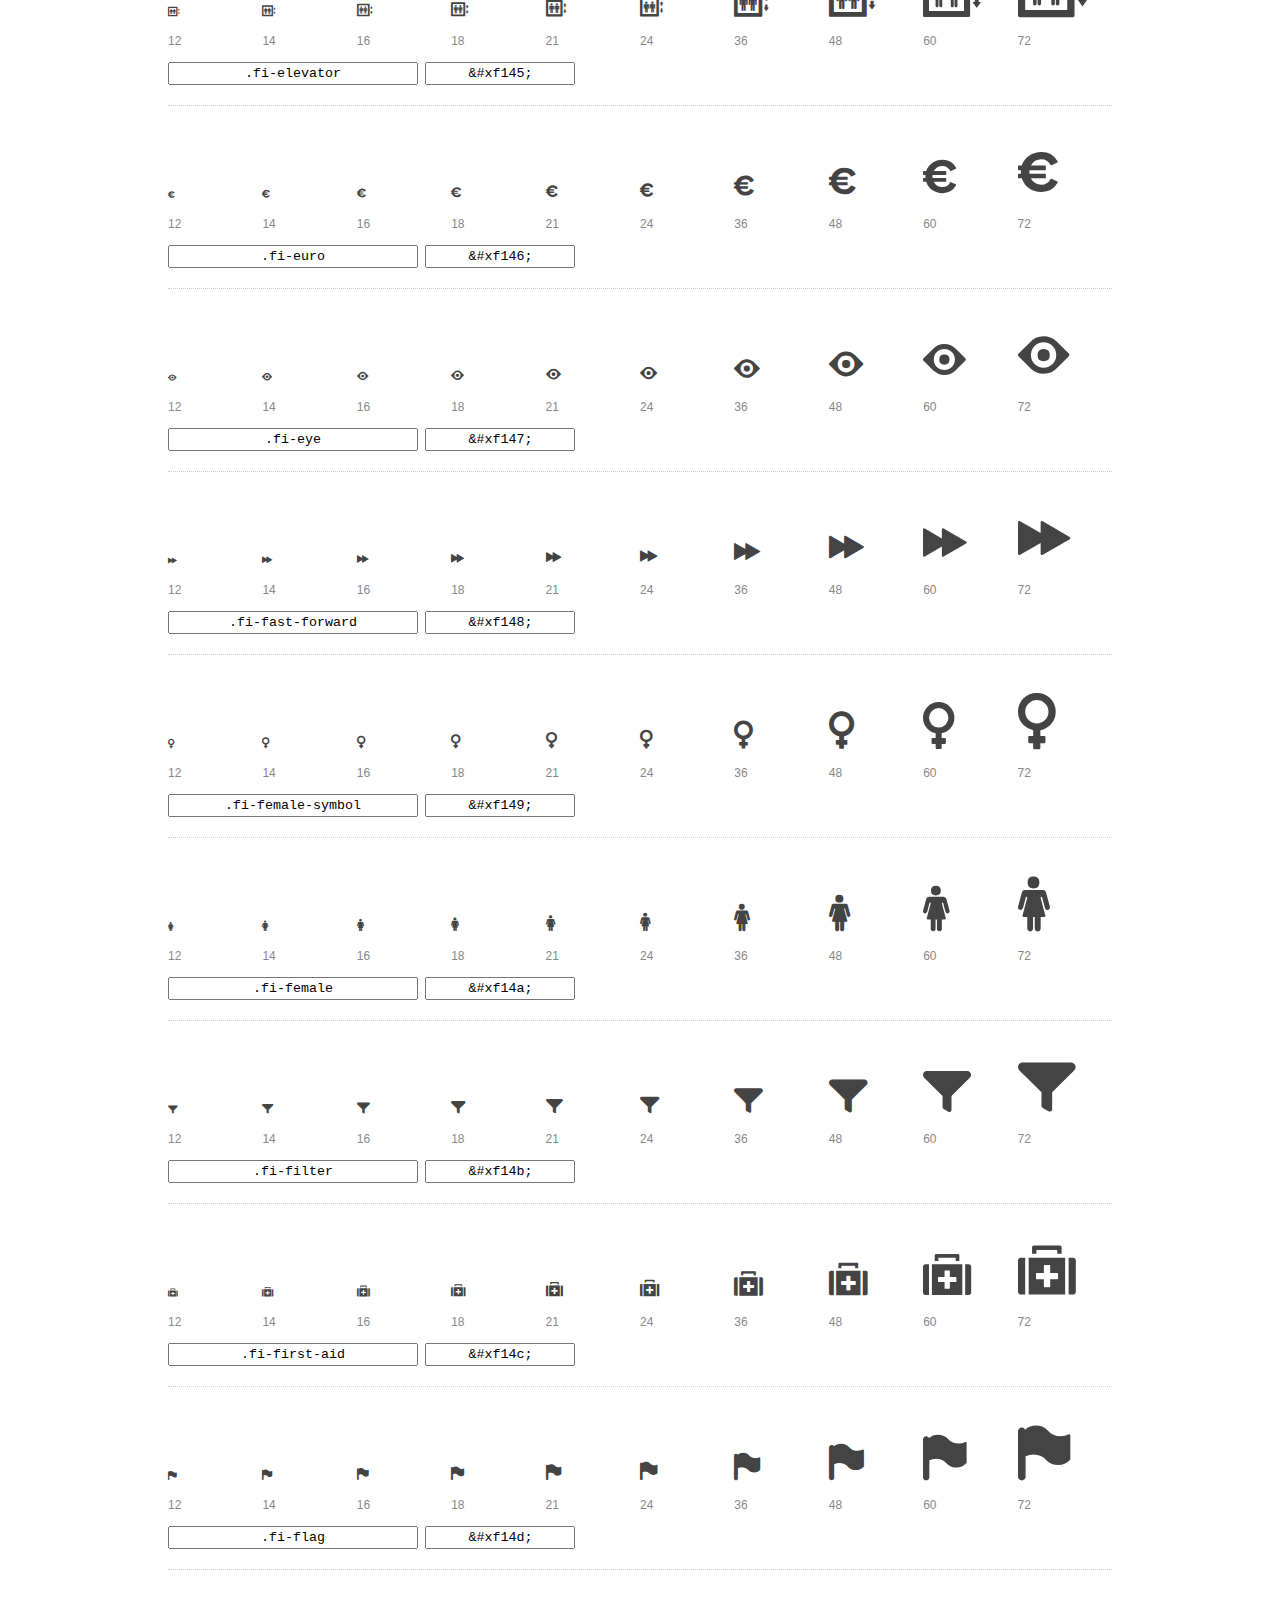
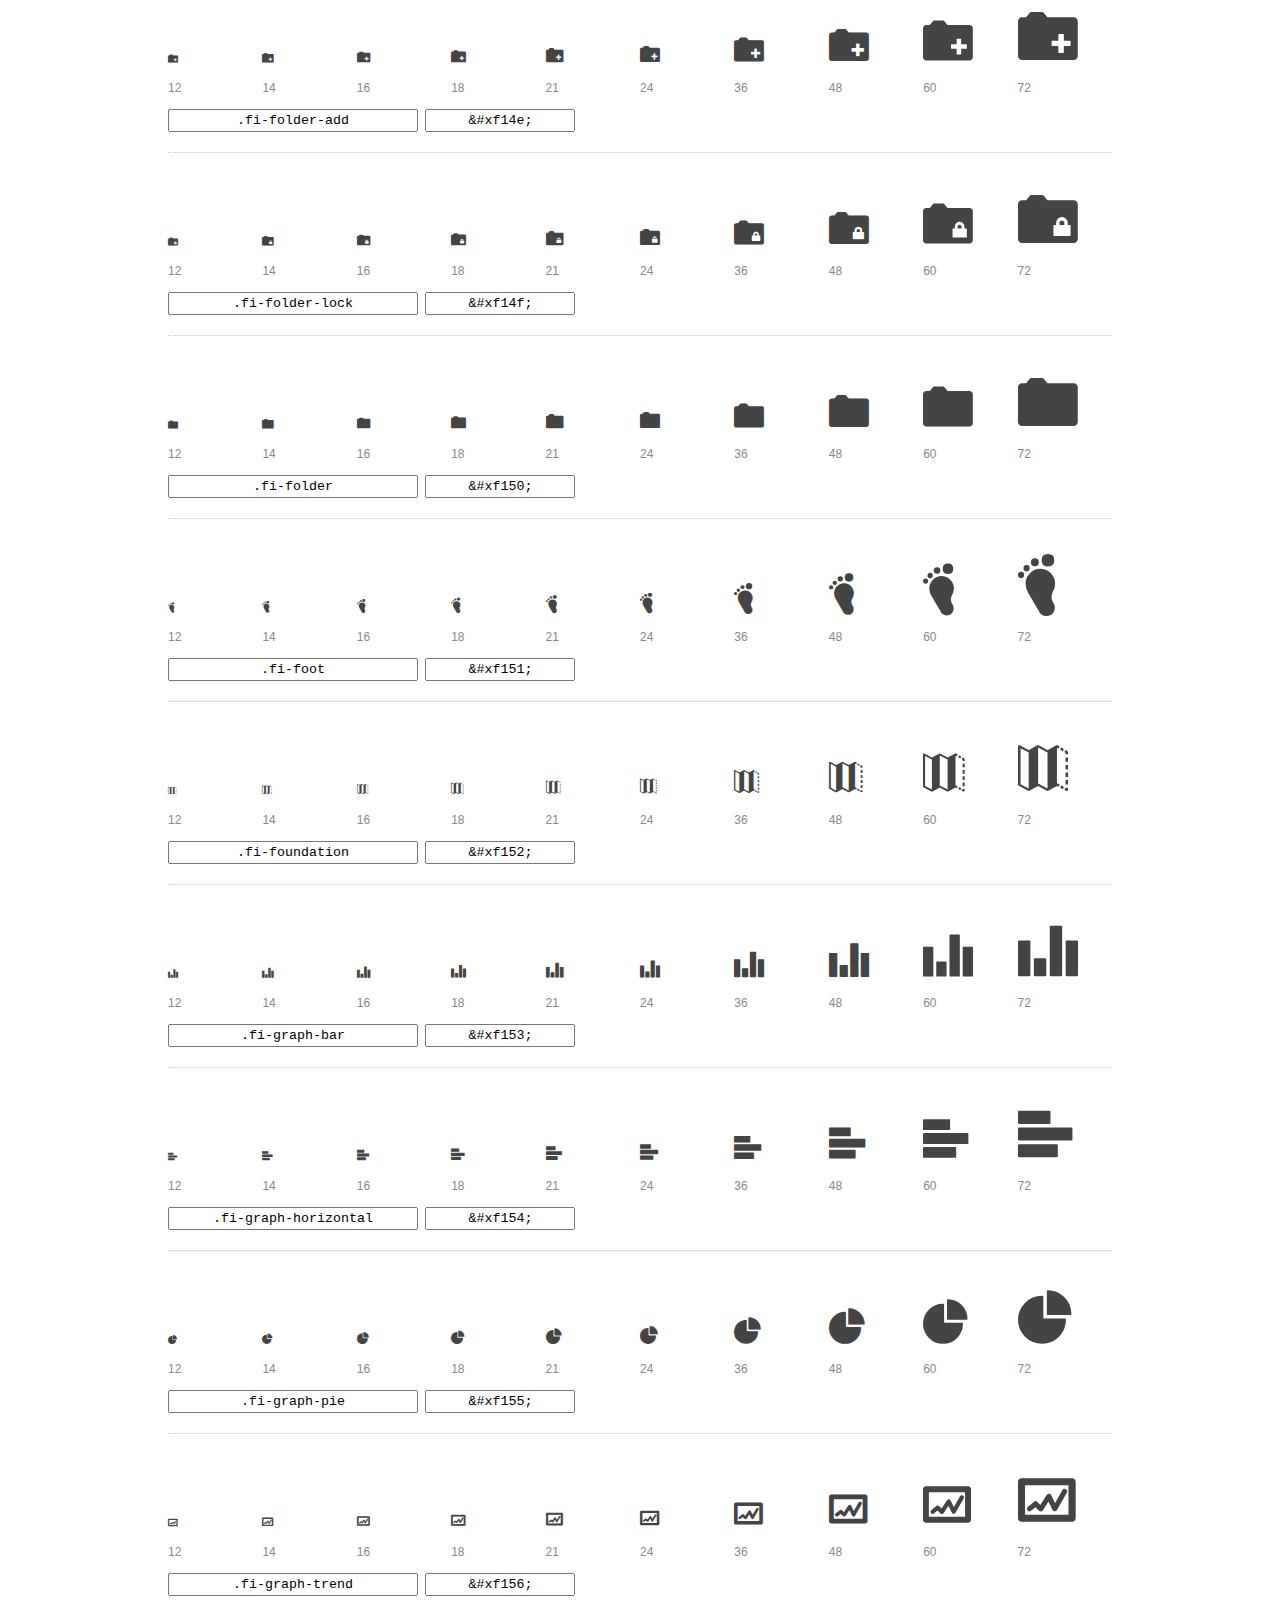
<file: assets/fonts/foundation-icons/preview.html>
<!DOCTYPE html>
<html>
  <head>
    <title>Foundation Icons glyphs preview</title>
    <link rel="stylesheet" href="foundation-icons.css" />

    <style>
      * {
        -moz-box-sizing: border-box;
        -webkit-box-sizing: border-box;
        box-sizing: border-box;
        margin: 0;
        padding: 0;
      }

      body {
        background: #fff;
        color: #444;
        font: 16px/1.5 "Helvetica Neue", Helvetica, Arial, sans-serif;
      }

      a, 
      a:visited {
        color: #888;
        text-decoration: underline;
      }
      a:hover, 
      a:focus { color: #000; }

      h1 {
        border-bottom: 2px solid #ddd;
        color: #888;
        font-size: 36px;
        font-weight: 300;
        margin-bottom: 20px;
        padding: 20px 0;
      }

      .container {
        margin: 0 auto;
        min-width: 880px;
        padding: 0 40px;
        width: 80%;
      }

      .glyph {
        border-bottom: 1px dotted #ccc;
        padding: 10px 0 20px;
        margin-bottom: 20px;
      }

      .preview-glyphs { vertical-align: bottom; } 

      .preview-scale { 
        color: #888;
        font-size: 12px; 
        margin-top: 5px;
      }

      .step {
        display: inline-block;
        line-height: 1;
        width: 10%;
      }

      
      .size-12 { font-size: 12px; }
      
      .size-14 { font-size: 14px; }
      
      .size-16 { font-size: 16px; }
      
      .size-18 { font-size: 18px; }
      
      .size-21 { font-size: 21px; }
      
      .size-24 { font-size: 24px; }
      
      .size-36 { font-size: 36px; }
      
      .size-48 { font-size: 48px; }
      
      .size-60 { font-size: 60px; }
      
      .size-72 { font-size: 72px; }
      

      .usage { margin-top: 10px; }

      .usage input {
        font-family: monospace;
        margin-right: 3px;
        padding: 2px 5px;
        text-align: center;
      }

      .usage .point { width: 150px; }

      .usage .class { width: 250px; }

      .footer {
        color: #888;
        font-size: 12px;
        padding: 20px 0;
      }
    </style>

    <!--[if lte IE 8]><script src="http://html5shiv.googlecode.com/svn/trunk/html5.js"></script><![endif]-->
  </head>

  <body>
    <div class="container">
      <h1>Foundation Icons contains 283 glyphs:</h1> 

      
      <div class="glyph">
        <div class="preview-glyphs">
          <i class="step fi-address-book size-12"></i><i class="step fi-address-book size-14"></i><i class="step fi-address-book size-16"></i><i class="step fi-address-book size-18"></i><i class="step fi-address-book size-21"></i><i class="step fi-address-book size-24"></i><i class="step fi-address-book size-36"></i><i class="step fi-address-book size-48"></i><i class="step fi-address-book size-60"></i><i class="step fi-address-book size-72"></i>
        </div>
        <div class="preview-scale">
          <span class="step">12</span><span class="step">14</span><span class="step">16</span><span class="step">18</span><span class="step">21</span><span class="step">24</span><span class="step">36</span><span class="step">48</span><span class="step">60</span><span class="step">72</span> 
        </div>
        <div class="usage">
          <input class="class" type="text" readonly="readonly" onClick="this.select();" value=".fi-address-book" />
          <input class="point" type="text" readonly="readonly" onClick="this.select();" value="&amp;#xf100;" />
        </div>
      </div>
      
      <div class="glyph">
        <div class="preview-glyphs">
          <i class="step fi-alert size-12"></i><i class="step fi-alert size-14"></i><i class="step fi-alert size-16"></i><i class="step fi-alert size-18"></i><i class="step fi-alert size-21"></i><i class="step fi-alert size-24"></i><i class="step fi-alert size-36"></i><i class="step fi-alert size-48"></i><i class="step fi-alert size-60"></i><i class="step fi-alert size-72"></i>
        </div>
        <div class="preview-scale">
          <span class="step">12</span><span class="step">14</span><span class="step">16</span><span class="step">18</span><span class="step">21</span><span class="step">24</span><span class="step">36</span><span class="step">48</span><span class="step">60</span><span class="step">72</span> 
        </div>
        <div class="usage">
          <input class="class" type="text" readonly="readonly" onClick="this.select();" value=".fi-alert" />
          <input class="point" type="text" readonly="readonly" onClick="this.select();" value="&amp;#xf101;" />
        </div>
      </div>
      
      <div class="glyph">
        <div class="preview-glyphs">
          <i class="step fi-align-center size-12"></i><i class="step fi-align-center size-14"></i><i class="step fi-align-center size-16"></i><i class="step fi-align-center size-18"></i><i class="step fi-align-center size-21"></i><i class="step fi-align-center size-24"></i><i class="step fi-align-center size-36"></i><i class="step fi-align-center size-48"></i><i class="step fi-align-center size-60"></i><i class="step fi-align-center size-72"></i>
        </div>
        <div class="preview-scale">
          <span class="step">12</span><span class="step">14</span><span class="step">16</span><span class="step">18</span><span class="step">21</span><span class="step">24</span><span class="step">36</span><span class="step">48</span><span class="step">60</span><span class="step">72</span> 
        </div>
        <div class="usage">
          <input class="class" type="text" readonly="readonly" onClick="this.select();" value=".fi-align-center" />
          <input class="point" type="text" readonly="readonly" onClick="this.select();" value="&amp;#xf102;" />
        </div>
      </div>
      
      <div class="glyph">
        <div class="preview-glyphs">
          <i class="step fi-align-justify size-12"></i><i class="step fi-align-justify size-14"></i><i class="step fi-align-justify size-16"></i><i class="step fi-align-justify size-18"></i><i class="step fi-align-justify size-21"></i><i class="step fi-align-justify size-24"></i><i class="step fi-align-justify size-36"></i><i class="step fi-align-justify size-48"></i><i class="step fi-align-justify size-60"></i><i class="step fi-align-justify size-72"></i>
        </div>
        <div class="preview-scale">
          <span class="step">12</span><span class="step">14</span><span class="step">16</span><span class="step">18</span><span class="step">21</span><span class="step">24</span><span class="step">36</span><span class="step">48</span><span class="step">60</span><span class="step">72</span> 
        </div>
        <div class="usage">
          <input class="class" type="text" readonly="readonly" onClick="this.select();" value=".fi-align-justify" />
          <input class="point" type="text" readonly="readonly" onClick="this.select();" value="&amp;#xf103;" />
        </div>
      </div>
      
      <div class="glyph">
        <div class="preview-glyphs">
          <i class="step fi-align-left size-12"></i><i class="step fi-align-left size-14"></i><i class="step fi-align-left size-16"></i><i class="step fi-align-left size-18"></i><i class="step fi-align-left size-21"></i><i class="step fi-align-left size-24"></i><i class="step fi-align-left size-36"></i><i class="step fi-align-left size-48"></i><i class="step fi-align-left size-60"></i><i class="step fi-align-left size-72"></i>
        </div>
        <div class="preview-scale">
          <span class="step">12</span><span class="step">14</span><span class="step">16</span><span class="step">18</span><span class="step">21</span><span class="step">24</span><span class="step">36</span><span class="step">48</span><span class="step">60</span><span class="step">72</span> 
        </div>
        <div class="usage">
          <input class="class" type="text" readonly="readonly" onClick="this.select();" value=".fi-align-left" />
          <input class="point" type="text" readonly="readonly" onClick="this.select();" value="&amp;#xf104;" />
        </div>
      </div>
      
      <div class="glyph">
        <div class="preview-glyphs">
          <i class="step fi-align-right size-12"></i><i class="step fi-align-right size-14"></i><i class="step fi-align-right size-16"></i><i class="step fi-align-right size-18"></i><i class="step fi-align-right size-21"></i><i class="step fi-align-right size-24"></i><i class="step fi-align-right size-36"></i><i class="step fi-align-right size-48"></i><i class="step fi-align-right size-60"></i><i class="step fi-align-right size-72"></i>
        </div>
        <div class="preview-scale">
          <span class="step">12</span><span class="step">14</span><span class="step">16</span><span class="step">18</span><span class="step">21</span><span class="step">24</span><span class="step">36</span><span class="step">48</span><span class="step">60</span><span class="step">72</span> 
        </div>
        <div class="usage">
          <input class="class" type="text" readonly="readonly" onClick="this.select();" value=".fi-align-right" />
          <input class="point" type="text" readonly="readonly" onClick="this.select();" value="&amp;#xf105;" />
        </div>
      </div>
      
      <div class="glyph">
        <div class="preview-glyphs">
          <i class="step fi-anchor size-12"></i><i class="step fi-anchor size-14"></i><i class="step fi-anchor size-16"></i><i class="step fi-anchor size-18"></i><i class="step fi-anchor size-21"></i><i class="step fi-anchor size-24"></i><i class="step fi-anchor size-36"></i><i class="step fi-anchor size-48"></i><i class="step fi-anchor size-60"></i><i class="step fi-anchor size-72"></i>
        </div>
        <div class="preview-scale">
          <span class="step">12</span><span class="step">14</span><span class="step">16</span><span class="step">18</span><span class="step">21</span><span class="step">24</span><span class="step">36</span><span class="step">48</span><span class="step">60</span><span class="step">72</span> 
        </div>
        <div class="usage">
          <input class="class" type="text" readonly="readonly" onClick="this.select();" value=".fi-anchor" />
          <input class="point" type="text" readonly="readonly" onClick="this.select();" value="&amp;#xf106;" />
        </div>
      </div>
      
      <div class="glyph">
        <div class="preview-glyphs">
          <i class="step fi-annotate size-12"></i><i class="step fi-annotate size-14"></i><i class="step fi-annotate size-16"></i><i class="step fi-annotate size-18"></i><i class="step fi-annotate size-21"></i><i class="step fi-annotate size-24"></i><i class="step fi-annotate size-36"></i><i class="step fi-annotate size-48"></i><i class="step fi-annotate size-60"></i><i class="step fi-annotate size-72"></i>
        </div>
        <div class="preview-scale">
          <span class="step">12</span><span class="step">14</span><span class="step">16</span><span class="step">18</span><span class="step">21</span><span class="step">24</span><span class="step">36</span><span class="step">48</span><span class="step">60</span><span class="step">72</span> 
        </div>
        <div class="usage">
          <input class="class" type="text" readonly="readonly" onClick="this.select();" value=".fi-annotate" />
          <input class="point" type="text" readonly="readonly" onClick="this.select();" value="&amp;#xf107;" />
        </div>
      </div>
      
      <div class="glyph">
        <div class="preview-glyphs">
          <i class="step fi-archive size-12"></i><i class="step fi-archive size-14"></i><i class="step fi-archive size-16"></i><i class="step fi-archive size-18"></i><i class="step fi-archive size-21"></i><i class="step fi-archive size-24"></i><i class="step fi-archive size-36"></i><i class="step fi-archive size-48"></i><i class="step fi-archive size-60"></i><i class="step fi-archive size-72"></i>
        </div>
        <div class="preview-scale">
          <span class="step">12</span><span class="step">14</span><span class="step">16</span><span class="step">18</span><span class="step">21</span><span class="step">24</span><span class="step">36</span><span class="step">48</span><span class="step">60</span><span class="step">72</span> 
        </div>
        <div class="usage">
          <input class="class" type="text" readonly="readonly" onClick="this.select();" value=".fi-archive" />
          <input class="point" type="text" readonly="readonly" onClick="this.select();" value="&amp;#xf108;" />
        </div>
      </div>
      
      <div class="glyph">
        <div class="preview-glyphs">
          <i class="step fi-arrow-down size-12"></i><i class="step fi-arrow-down size-14"></i><i class="step fi-arrow-down size-16"></i><i class="step fi-arrow-down size-18"></i><i class="step fi-arrow-down size-21"></i><i class="step fi-arrow-down size-24"></i><i class="step fi-arrow-down size-36"></i><i class="step fi-arrow-down size-48"></i><i class="step fi-arrow-down size-60"></i><i class="step fi-arrow-down size-72"></i>
        </div>
        <div class="preview-scale">
          <span class="step">12</span><span class="step">14</span><span class="step">16</span><span class="step">18</span><span class="step">21</span><span class="step">24</span><span class="step">36</span><span class="step">48</span><span class="step">60</span><span class="step">72</span> 
        </div>
        <div class="usage">
          <input class="class" type="text" readonly="readonly" onClick="this.select();" value=".fi-arrow-down" />
          <input class="point" type="text" readonly="readonly" onClick="this.select();" value="&amp;#xf109;" />
        </div>
      </div>
      
      <div class="glyph">
        <div class="preview-glyphs">
          <i class="step fi-arrow-left size-12"></i><i class="step fi-arrow-left size-14"></i><i class="step fi-arrow-left size-16"></i><i class="step fi-arrow-left size-18"></i><i class="step fi-arrow-left size-21"></i><i class="step fi-arrow-left size-24"></i><i class="step fi-arrow-left size-36"></i><i class="step fi-arrow-left size-48"></i><i class="step fi-arrow-left size-60"></i><i class="step fi-arrow-left size-72"></i>
        </div>
        <div class="preview-scale">
          <span class="step">12</span><span class="step">14</span><span class="step">16</span><span class="step">18</span><span class="step">21</span><span class="step">24</span><span class="step">36</span><span class="step">48</span><span class="step">60</span><span class="step">72</span> 
        </div>
        <div class="usage">
          <input class="class" type="text" readonly="readonly" onClick="this.select();" value=".fi-arrow-left" />
          <input class="point" type="text" readonly="readonly" onClick="this.select();" value="&amp;#xf10a;" />
        </div>
      </div>
      
      <div class="glyph">
        <div class="preview-glyphs">
          <i class="step fi-arrow-right size-12"></i><i class="step fi-arrow-right size-14"></i><i class="step fi-arrow-right size-16"></i><i class="step fi-arrow-right size-18"></i><i class="step fi-arrow-right size-21"></i><i class="step fi-arrow-right size-24"></i><i class="step fi-arrow-right size-36"></i><i class="step fi-arrow-right size-48"></i><i class="step fi-arrow-right size-60"></i><i class="step fi-arrow-right size-72"></i>
        </div>
        <div class="preview-scale">
          <span class="step">12</span><span class="step">14</span><span class="step">16</span><span class="step">18</span><span class="step">21</span><span class="step">24</span><span class="step">36</span><span class="step">48</span><span class="step">60</span><span class="step">72</span> 
        </div>
        <div class="usage">
          <input class="class" type="text" readonly="readonly" onClick="this.select();" value=".fi-arrow-right" />
          <input class="point" type="text" readonly="readonly" onClick="this.select();" value="&amp;#xf10b;" />
        </div>
      </div>
      
      <div class="glyph">
        <div class="preview-glyphs">
          <i class="step fi-arrow-up size-12"></i><i class="step fi-arrow-up size-14"></i><i class="step fi-arrow-up size-16"></i><i class="step fi-arrow-up size-18"></i><i class="step fi-arrow-up size-21"></i><i class="step fi-arrow-up size-24"></i><i class="step fi-arrow-up size-36"></i><i class="step fi-arrow-up size-48"></i><i class="step fi-arrow-up size-60"></i><i class="step fi-arrow-up size-72"></i>
        </div>
        <div class="preview-scale">
          <span class="step">12</span><span class="step">14</span><span class="step">16</span><span class="step">18</span><span class="step">21</span><span class="step">24</span><span class="step">36</span><span class="step">48</span><span class="step">60</span><span class="step">72</span> 
        </div>
        <div class="usage">
          <input class="class" type="text" readonly="readonly" onClick="this.select();" value=".fi-arrow-up" />
          <input class="point" type="text" readonly="readonly" onClick="this.select();" value="&amp;#xf10c;" />
        </div>
      </div>
      
      <div class="glyph">
        <div class="preview-glyphs">
          <i class="step fi-arrows-compress size-12"></i><i class="step fi-arrows-compress size-14"></i><i class="step fi-arrows-compress size-16"></i><i class="step fi-arrows-compress size-18"></i><i class="step fi-arrows-compress size-21"></i><i class="step fi-arrows-compress size-24"></i><i class="step fi-arrows-compress size-36"></i><i class="step fi-arrows-compress size-48"></i><i class="step fi-arrows-compress size-60"></i><i class="step fi-arrows-compress size-72"></i>
        </div>
        <div class="preview-scale">
          <span class="step">12</span><span class="step">14</span><span class="step">16</span><span class="step">18</span><span class="step">21</span><span class="step">24</span><span class="step">36</span><span class="step">48</span><span class="step">60</span><span class="step">72</span> 
        </div>
        <div class="usage">
          <input class="class" type="text" readonly="readonly" onClick="this.select();" value=".fi-arrows-compress" />
          <input class="point" type="text" readonly="readonly" onClick="this.select();" value="&amp;#xf10d;" />
        </div>
      </div>
      
      <div class="glyph">
        <div class="preview-glyphs">
          <i class="step fi-arrows-expand size-12"></i><i class="step fi-arrows-expand size-14"></i><i class="step fi-arrows-expand size-16"></i><i class="step fi-arrows-expand size-18"></i><i class="step fi-arrows-expand size-21"></i><i class="step fi-arrows-expand size-24"></i><i class="step fi-arrows-expand size-36"></i><i class="step fi-arrows-expand size-48"></i><i class="step fi-arrows-expand size-60"></i><i class="step fi-arrows-expand size-72"></i>
        </div>
        <div class="preview-scale">
          <span class="step">12</span><span class="step">14</span><span class="step">16</span><span class="step">18</span><span class="step">21</span><span class="step">24</span><span class="step">36</span><span class="step">48</span><span class="step">60</span><span class="step">72</span> 
        </div>
        <div class="usage">
          <input class="class" type="text" readonly="readonly" onClick="this.select();" value=".fi-arrows-expand" />
          <input class="point" type="text" readonly="readonly" onClick="this.select();" value="&amp;#xf10e;" />
        </div>
      </div>
      
      <div class="glyph">
        <div class="preview-glyphs">
          <i class="step fi-arrows-in size-12"></i><i class="step fi-arrows-in size-14"></i><i class="step fi-arrows-in size-16"></i><i class="step fi-arrows-in size-18"></i><i class="step fi-arrows-in size-21"></i><i class="step fi-arrows-in size-24"></i><i class="step fi-arrows-in size-36"></i><i class="step fi-arrows-in size-48"></i><i class="step fi-arrows-in size-60"></i><i class="step fi-arrows-in size-72"></i>
        </div>
        <div class="preview-scale">
          <span class="step">12</span><span class="step">14</span><span class="step">16</span><span class="step">18</span><span class="step">21</span><span class="step">24</span><span class="step">36</span><span class="step">48</span><span class="step">60</span><span class="step">72</span> 
        </div>
        <div class="usage">
          <input class="class" type="text" readonly="readonly" onClick="this.select();" value=".fi-arrows-in" />
          <input class="point" type="text" readonly="readonly" onClick="this.select();" value="&amp;#xf10f;" />
        </div>
      </div>
      
      <div class="glyph">
        <div class="preview-glyphs">
          <i class="step fi-arrows-out size-12"></i><i class="step fi-arrows-out size-14"></i><i class="step fi-arrows-out size-16"></i><i class="step fi-arrows-out size-18"></i><i class="step fi-arrows-out size-21"></i><i class="step fi-arrows-out size-24"></i><i class="step fi-arrows-out size-36"></i><i class="step fi-arrows-out size-48"></i><i class="step fi-arrows-out size-60"></i><i class="step fi-arrows-out size-72"></i>
        </div>
        <div class="preview-scale">
          <span class="step">12</span><span class="step">14</span><span class="step">16</span><span class="step">18</span><span class="step">21</span><span class="step">24</span><span class="step">36</span><span class="step">48</span><span class="step">60</span><span class="step">72</span> 
        </div>
        <div class="usage">
          <input class="class" type="text" readonly="readonly" onClick="this.select();" value=".fi-arrows-out" />
          <input class="point" type="text" readonly="readonly" onClick="this.select();" value="&amp;#xf110;" />
        </div>
      </div>
      
      <div class="glyph">
        <div class="preview-glyphs">
          <i class="step fi-asl size-12"></i><i class="step fi-asl size-14"></i><i class="step fi-asl size-16"></i><i class="step fi-asl size-18"></i><i class="step fi-asl size-21"></i><i class="step fi-asl size-24"></i><i class="step fi-asl size-36"></i><i class="step fi-asl size-48"></i><i class="step fi-asl size-60"></i><i class="step fi-asl size-72"></i>
        </div>
        <div class="preview-scale">
          <span class="step">12</span><span class="step">14</span><span class="step">16</span><span class="step">18</span><span class="step">21</span><span class="step">24</span><span class="step">36</span><span class="step">48</span><span class="step">60</span><span class="step">72</span> 
        </div>
        <div class="usage">
          <input class="class" type="text" readonly="readonly" onClick="this.select();" value=".fi-asl" />
          <input class="point" type="text" readonly="readonly" onClick="this.select();" value="&amp;#xf111;" />
        </div>
      </div>
      
      <div class="glyph">
        <div class="preview-glyphs">
          <i class="step fi-asterisk size-12"></i><i class="step fi-asterisk size-14"></i><i class="step fi-asterisk size-16"></i><i class="step fi-asterisk size-18"></i><i class="step fi-asterisk size-21"></i><i class="step fi-asterisk size-24"></i><i class="step fi-asterisk size-36"></i><i class="step fi-asterisk size-48"></i><i class="step fi-asterisk size-60"></i><i class="step fi-asterisk size-72"></i>
        </div>
        <div class="preview-scale">
          <span class="step">12</span><span class="step">14</span><span class="step">16</span><span class="step">18</span><span class="step">21</span><span class="step">24</span><span class="step">36</span><span class="step">48</span><span class="step">60</span><span class="step">72</span> 
        </div>
        <div class="usage">
          <input class="class" type="text" readonly="readonly" onClick="this.select();" value=".fi-asterisk" />
          <input class="point" type="text" readonly="readonly" onClick="this.select();" value="&amp;#xf112;" />
        </div>
      </div>
      
      <div class="glyph">
        <div class="preview-glyphs">
          <i class="step fi-at-sign size-12"></i><i class="step fi-at-sign size-14"></i><i class="step fi-at-sign size-16"></i><i class="step fi-at-sign size-18"></i><i class="step fi-at-sign size-21"></i><i class="step fi-at-sign size-24"></i><i class="step fi-at-sign size-36"></i><i class="step fi-at-sign size-48"></i><i class="step fi-at-sign size-60"></i><i class="step fi-at-sign size-72"></i>
        </div>
        <div class="preview-scale">
          <span class="step">12</span><span class="step">14</span><span class="step">16</span><span class="step">18</span><span class="step">21</span><span class="step">24</span><span class="step">36</span><span class="step">48</span><span class="step">60</span><span class="step">72</span> 
        </div>
        <div class="usage">
          <input class="class" type="text" readonly="readonly" onClick="this.select();" value=".fi-at-sign" />
          <input class="point" type="text" readonly="readonly" onClick="this.select();" value="&amp;#xf113;" />
        </div>
      </div>
      
      <div class="glyph">
        <div class="preview-glyphs">
          <i class="step fi-background-color size-12"></i><i class="step fi-background-color size-14"></i><i class="step fi-background-color size-16"></i><i class="step fi-background-color size-18"></i><i class="step fi-background-color size-21"></i><i class="step fi-background-color size-24"></i><i class="step fi-background-color size-36"></i><i class="step fi-background-color size-48"></i><i class="step fi-background-color size-60"></i><i class="step fi-background-color size-72"></i>
        </div>
        <div class="preview-scale">
          <span class="step">12</span><span class="step">14</span><span class="step">16</span><span class="step">18</span><span class="step">21</span><span class="step">24</span><span class="step">36</span><span class="step">48</span><span class="step">60</span><span class="step">72</span> 
        </div>
        <div class="usage">
          <input class="class" type="text" readonly="readonly" onClick="this.select();" value=".fi-background-color" />
          <input class="point" type="text" readonly="readonly" onClick="this.select();" value="&amp;#xf114;" />
        </div>
      </div>
      
      <div class="glyph">
        <div class="preview-glyphs">
          <i class="step fi-battery-empty size-12"></i><i class="step fi-battery-empty size-14"></i><i class="step fi-battery-empty size-16"></i><i class="step fi-battery-empty size-18"></i><i class="step fi-battery-empty size-21"></i><i class="step fi-battery-empty size-24"></i><i class="step fi-battery-empty size-36"></i><i class="step fi-battery-empty size-48"></i><i class="step fi-battery-empty size-60"></i><i class="step fi-battery-empty size-72"></i>
        </div>
        <div class="preview-scale">
          <span class="step">12</span><span class="step">14</span><span class="step">16</span><span class="step">18</span><span class="step">21</span><span class="step">24</span><span class="step">36</span><span class="step">48</span><span class="step">60</span><span class="step">72</span> 
        </div>
        <div class="usage">
          <input class="class" type="text" readonly="readonly" onClick="this.select();" value=".fi-battery-empty" />
          <input class="point" type="text" readonly="readonly" onClick="this.select();" value="&amp;#xf115;" />
        </div>
      </div>
      
      <div class="glyph">
        <div class="preview-glyphs">
          <i class="step fi-battery-full size-12"></i><i class="step fi-battery-full size-14"></i><i class="step fi-battery-full size-16"></i><i class="step fi-battery-full size-18"></i><i class="step fi-battery-full size-21"></i><i class="step fi-battery-full size-24"></i><i class="step fi-battery-full size-36"></i><i class="step fi-battery-full size-48"></i><i class="step fi-battery-full size-60"></i><i class="step fi-battery-full size-72"></i>
        </div>
        <div class="preview-scale">
          <span class="step">12</span><span class="step">14</span><span class="step">16</span><span class="step">18</span><span class="step">21</span><span class="step">24</span><span class="step">36</span><span class="step">48</span><span class="step">60</span><span class="step">72</span> 
        </div>
        <div class="usage">
          <input class="class" type="text" readonly="readonly" onClick="this.select();" value=".fi-battery-full" />
          <input class="point" type="text" readonly="readonly" onClick="this.select();" value="&amp;#xf116;" />
        </div>
      </div>
      
      <div class="glyph">
        <div class="preview-glyphs">
          <i class="step fi-battery-half size-12"></i><i class="step fi-battery-half size-14"></i><i class="step fi-battery-half size-16"></i><i class="step fi-battery-half size-18"></i><i class="step fi-battery-half size-21"></i><i class="step fi-battery-half size-24"></i><i class="step fi-battery-half size-36"></i><i class="step fi-battery-half size-48"></i><i class="step fi-battery-half size-60"></i><i class="step fi-battery-half size-72"></i>
        </div>
        <div class="preview-scale">
          <span class="step">12</span><span class="step">14</span><span class="step">16</span><span class="step">18</span><span class="step">21</span><span class="step">24</span><span class="step">36</span><span class="step">48</span><span class="step">60</span><span class="step">72</span> 
        </div>
        <div class="usage">
          <input class="class" type="text" readonly="readonly" onClick="this.select();" value=".fi-battery-half" />
          <input class="point" type="text" readonly="readonly" onClick="this.select();" value="&amp;#xf117;" />
        </div>
      </div>
      
      <div class="glyph">
        <div class="preview-glyphs">
          <i class="step fi-bitcoin-circle size-12"></i><i class="step fi-bitcoin-circle size-14"></i><i class="step fi-bitcoin-circle size-16"></i><i class="step fi-bitcoin-circle size-18"></i><i class="step fi-bitcoin-circle size-21"></i><i class="step fi-bitcoin-circle size-24"></i><i class="step fi-bitcoin-circle size-36"></i><i class="step fi-bitcoin-circle size-48"></i><i class="step fi-bitcoin-circle size-60"></i><i class="step fi-bitcoin-circle size-72"></i>
        </div>
        <div class="preview-scale">
          <span class="step">12</span><span class="step">14</span><span class="step">16</span><span class="step">18</span><span class="step">21</span><span class="step">24</span><span class="step">36</span><span class="step">48</span><span class="step">60</span><span class="step">72</span> 
        </div>
        <div class="usage">
          <input class="class" type="text" readonly="readonly" onClick="this.select();" value=".fi-bitcoin-circle" />
          <input class="point" type="text" readonly="readonly" onClick="this.select();" value="&amp;#xf118;" />
        </div>
      </div>
      
      <div class="glyph">
        <div class="preview-glyphs">
          <i class="step fi-bitcoin size-12"></i><i class="step fi-bitcoin size-14"></i><i class="step fi-bitcoin size-16"></i><i class="step fi-bitcoin size-18"></i><i class="step fi-bitcoin size-21"></i><i class="step fi-bitcoin size-24"></i><i class="step fi-bitcoin size-36"></i><i class="step fi-bitcoin size-48"></i><i class="step fi-bitcoin size-60"></i><i class="step fi-bitcoin size-72"></i>
        </div>
        <div class="preview-scale">
          <span class="step">12</span><span class="step">14</span><span class="step">16</span><span class="step">18</span><span class="step">21</span><span class="step">24</span><span class="step">36</span><span class="step">48</span><span class="step">60</span><span class="step">72</span> 
        </div>
        <div class="usage">
          <input class="class" type="text" readonly="readonly" onClick="this.select();" value=".fi-bitcoin" />
          <input class="point" type="text" readonly="readonly" onClick="this.select();" value="&amp;#xf119;" />
        </div>
      </div>
      
      <div class="glyph">
        <div class="preview-glyphs">
          <i class="step fi-blind size-12"></i><i class="step fi-blind size-14"></i><i class="step fi-blind size-16"></i><i class="step fi-blind size-18"></i><i class="step fi-blind size-21"></i><i class="step fi-blind size-24"></i><i class="step fi-blind size-36"></i><i class="step fi-blind size-48"></i><i class="step fi-blind size-60"></i><i class="step fi-blind size-72"></i>
        </div>
        <div class="preview-scale">
          <span class="step">12</span><span class="step">14</span><span class="step">16</span><span class="step">18</span><span class="step">21</span><span class="step">24</span><span class="step">36</span><span class="step">48</span><span class="step">60</span><span class="step">72</span> 
        </div>
        <div class="usage">
          <input class="class" type="text" readonly="readonly" onClick="this.select();" value=".fi-blind" />
          <input class="point" type="text" readonly="readonly" onClick="this.select();" value="&amp;#xf11a;" />
        </div>
      </div>
      
      <div class="glyph">
        <div class="preview-glyphs">
          <i class="step fi-bluetooth size-12"></i><i class="step fi-bluetooth size-14"></i><i class="step fi-bluetooth size-16"></i><i class="step fi-bluetooth size-18"></i><i class="step fi-bluetooth size-21"></i><i class="step fi-bluetooth size-24"></i><i class="step fi-bluetooth size-36"></i><i class="step fi-bluetooth size-48"></i><i class="step fi-bluetooth size-60"></i><i class="step fi-bluetooth size-72"></i>
        </div>
        <div class="preview-scale">
          <span class="step">12</span><span class="step">14</span><span class="step">16</span><span class="step">18</span><span class="step">21</span><span class="step">24</span><span class="step">36</span><span class="step">48</span><span class="step">60</span><span class="step">72</span> 
        </div>
        <div class="usage">
          <input class="class" type="text" readonly="readonly" onClick="this.select();" value=".fi-bluetooth" />
          <input class="point" type="text" readonly="readonly" onClick="this.select();" value="&amp;#xf11b;" />
        </div>
      </div>
      
      <div class="glyph">
        <div class="preview-glyphs">
          <i class="step fi-bold size-12"></i><i class="step fi-bold size-14"></i><i class="step fi-bold size-16"></i><i class="step fi-bold size-18"></i><i class="step fi-bold size-21"></i><i class="step fi-bold size-24"></i><i class="step fi-bold size-36"></i><i class="step fi-bold size-48"></i><i class="step fi-bold size-60"></i><i class="step fi-bold size-72"></i>
        </div>
        <div class="preview-scale">
          <span class="step">12</span><span class="step">14</span><span class="step">16</span><span class="step">18</span><span class="step">21</span><span class="step">24</span><span class="step">36</span><span class="step">48</span><span class="step">60</span><span class="step">72</span> 
        </div>
        <div class="usage">
          <input class="class" type="text" readonly="readonly" onClick="this.select();" value=".fi-bold" />
          <input class="point" type="text" readonly="readonly" onClick="this.select();" value="&amp;#xf11c;" />
        </div>
      </div>
      
      <div class="glyph">
        <div class="preview-glyphs">
          <i class="step fi-book-bookmark size-12"></i><i class="step fi-book-bookmark size-14"></i><i class="step fi-book-bookmark size-16"></i><i class="step fi-book-bookmark size-18"></i><i class="step fi-book-bookmark size-21"></i><i class="step fi-book-bookmark size-24"></i><i class="step fi-book-bookmark size-36"></i><i class="step fi-book-bookmark size-48"></i><i class="step fi-book-bookmark size-60"></i><i class="step fi-book-bookmark size-72"></i>
        </div>
        <div class="preview-scale">
          <span class="step">12</span><span class="step">14</span><span class="step">16</span><span class="step">18</span><span class="step">21</span><span class="step">24</span><span class="step">36</span><span class="step">48</span><span class="step">60</span><span class="step">72</span> 
        </div>
        <div class="usage">
          <input class="class" type="text" readonly="readonly" onClick="this.select();" value=".fi-book-bookmark" />
          <input class="point" type="text" readonly="readonly" onClick="this.select();" value="&amp;#xf11d;" />
        </div>
      </div>
      
      <div class="glyph">
        <div class="preview-glyphs">
          <i class="step fi-book size-12"></i><i class="step fi-book size-14"></i><i class="step fi-book size-16"></i><i class="step fi-book size-18"></i><i class="step fi-book size-21"></i><i class="step fi-book size-24"></i><i class="step fi-book size-36"></i><i class="step fi-book size-48"></i><i class="step fi-book size-60"></i><i class="step fi-book size-72"></i>
        </div>
        <div class="preview-scale">
          <span class="step">12</span><span class="step">14</span><span class="step">16</span><span class="step">18</span><span class="step">21</span><span class="step">24</span><span class="step">36</span><span class="step">48</span><span class="step">60</span><span class="step">72</span> 
        </div>
        <div class="usage">
          <input class="class" type="text" readonly="readonly" onClick="this.select();" value=".fi-book" />
          <input class="point" type="text" readonly="readonly" onClick="this.select();" value="&amp;#xf11e;" />
        </div>
      </div>
      
      <div class="glyph">
        <div class="preview-glyphs">
          <i class="step fi-bookmark size-12"></i><i class="step fi-bookmark size-14"></i><i class="step fi-bookmark size-16"></i><i class="step fi-bookmark size-18"></i><i class="step fi-bookmark size-21"></i><i class="step fi-bookmark size-24"></i><i class="step fi-bookmark size-36"></i><i class="step fi-bookmark size-48"></i><i class="step fi-bookmark size-60"></i><i class="step fi-bookmark size-72"></i>
        </div>
        <div class="preview-scale">
          <span class="step">12</span><span class="step">14</span><span class="step">16</span><span class="step">18</span><span class="step">21</span><span class="step">24</span><span class="step">36</span><span class="step">48</span><span class="step">60</span><span class="step">72</span> 
        </div>
        <div class="usage">
          <input class="class" type="text" readonly="readonly" onClick="this.select();" value=".fi-bookmark" />
          <input class="point" type="text" readonly="readonly" onClick="this.select();" value="&amp;#xf11f;" />
        </div>
      </div>
      
      <div class="glyph">
        <div class="preview-glyphs">
          <i class="step fi-braille size-12"></i><i class="step fi-braille size-14"></i><i class="step fi-braille size-16"></i><i class="step fi-braille size-18"></i><i class="step fi-braille size-21"></i><i class="step fi-braille size-24"></i><i class="step fi-braille size-36"></i><i class="step fi-braille size-48"></i><i class="step fi-braille size-60"></i><i class="step fi-braille size-72"></i>
        </div>
        <div class="preview-scale">
          <span class="step">12</span><span class="step">14</span><span class="step">16</span><span class="step">18</span><span class="step">21</span><span class="step">24</span><span class="step">36</span><span class="step">48</span><span class="step">60</span><span class="step">72</span> 
        </div>
        <div class="usage">
          <input class="class" type="text" readonly="readonly" onClick="this.select();" value=".fi-braille" />
          <input class="point" type="text" readonly="readonly" onClick="this.select();" value="&amp;#xf120;" />
        </div>
      </div>
      
      <div class="glyph">
        <div class="preview-glyphs">
          <i class="step fi-burst-new size-12"></i><i class="step fi-burst-new size-14"></i><i class="step fi-burst-new size-16"></i><i class="step fi-burst-new size-18"></i><i class="step fi-burst-new size-21"></i><i class="step fi-burst-new size-24"></i><i class="step fi-burst-new size-36"></i><i class="step fi-burst-new size-48"></i><i class="step fi-burst-new size-60"></i><i class="step fi-burst-new size-72"></i>
        </div>
        <div class="preview-scale">
          <span class="step">12</span><span class="step">14</span><span class="step">16</span><span class="step">18</span><span class="step">21</span><span class="step">24</span><span class="step">36</span><span class="step">48</span><span class="step">60</span><span class="step">72</span> 
        </div>
        <div class="usage">
          <input class="class" type="text" readonly="readonly" onClick="this.select();" value=".fi-burst-new" />
          <input class="point" type="text" readonly="readonly" onClick="this.select();" value="&amp;#xf121;" />
        </div>
      </div>
      
      <div class="glyph">
        <div class="preview-glyphs">
          <i class="step fi-burst-sale size-12"></i><i class="step fi-burst-sale size-14"></i><i class="step fi-burst-sale size-16"></i><i class="step fi-burst-sale size-18"></i><i class="step fi-burst-sale size-21"></i><i class="step fi-burst-sale size-24"></i><i class="step fi-burst-sale size-36"></i><i class="step fi-burst-sale size-48"></i><i class="step fi-burst-sale size-60"></i><i class="step fi-burst-sale size-72"></i>
        </div>
        <div class="preview-scale">
          <span class="step">12</span><span class="step">14</span><span class="step">16</span><span class="step">18</span><span class="step">21</span><span class="step">24</span><span class="step">36</span><span class="step">48</span><span class="step">60</span><span class="step">72</span> 
        </div>
        <div class="usage">
          <input class="class" type="text" readonly="readonly" onClick="this.select();" value=".fi-burst-sale" />
          <input class="point" type="text" readonly="readonly" onClick="this.select();" value="&amp;#xf122;" />
        </div>
      </div>
      
      <div class="glyph">
        <div class="preview-glyphs">
          <i class="step fi-burst size-12"></i><i class="step fi-burst size-14"></i><i class="step fi-burst size-16"></i><i class="step fi-burst size-18"></i><i class="step fi-burst size-21"></i><i class="step fi-burst size-24"></i><i class="step fi-burst size-36"></i><i class="step fi-burst size-48"></i><i class="step fi-burst size-60"></i><i class="step fi-burst size-72"></i>
        </div>
        <div class="preview-scale">
          <span class="step">12</span><span class="step">14</span><span class="step">16</span><span class="step">18</span><span class="step">21</span><span class="step">24</span><span class="step">36</span><span class="step">48</span><span class="step">60</span><span class="step">72</span> 
        </div>
        <div class="usage">
          <input class="class" type="text" readonly="readonly" onClick="this.select();" value=".fi-burst" />
          <input class="point" type="text" readonly="readonly" onClick="this.select();" value="&amp;#xf123;" />
        </div>
      </div>
      
      <div class="glyph">
        <div class="preview-glyphs">
          <i class="step fi-calendar size-12"></i><i class="step fi-calendar size-14"></i><i class="step fi-calendar size-16"></i><i class="step fi-calendar size-18"></i><i class="step fi-calendar size-21"></i><i class="step fi-calendar size-24"></i><i class="step fi-calendar size-36"></i><i class="step fi-calendar size-48"></i><i class="step fi-calendar size-60"></i><i class="step fi-calendar size-72"></i>
        </div>
        <div class="preview-scale">
          <span class="step">12</span><span class="step">14</span><span class="step">16</span><span class="step">18</span><span class="step">21</span><span class="step">24</span><span class="step">36</span><span class="step">48</span><span class="step">60</span><span class="step">72</span> 
        </div>
        <div class="usage">
          <input class="class" type="text" readonly="readonly" onClick="this.select();" value=".fi-calendar" />
          <input class="point" type="text" readonly="readonly" onClick="this.select();" value="&amp;#xf124;" />
        </div>
      </div>
      
      <div class="glyph">
        <div class="preview-glyphs">
          <i class="step fi-camera size-12"></i><i class="step fi-camera size-14"></i><i class="step fi-camera size-16"></i><i class="step fi-camera size-18"></i><i class="step fi-camera size-21"></i><i class="step fi-camera size-24"></i><i class="step fi-camera size-36"></i><i class="step fi-camera size-48"></i><i class="step fi-camera size-60"></i><i class="step fi-camera size-72"></i>
        </div>
        <div class="preview-scale">
          <span class="step">12</span><span class="step">14</span><span class="step">16</span><span class="step">18</span><span class="step">21</span><span class="step">24</span><span class="step">36</span><span class="step">48</span><span class="step">60</span><span class="step">72</span> 
        </div>
        <div class="usage">
          <input class="class" type="text" readonly="readonly" onClick="this.select();" value=".fi-camera" />
          <input class="point" type="text" readonly="readonly" onClick="this.select();" value="&amp;#xf125;" />
        </div>
      </div>
      
      <div class="glyph">
        <div class="preview-glyphs">
          <i class="step fi-check size-12"></i><i class="step fi-check size-14"></i><i class="step fi-check size-16"></i><i class="step fi-check size-18"></i><i class="step fi-check size-21"></i><i class="step fi-check size-24"></i><i class="step fi-check size-36"></i><i class="step fi-check size-48"></i><i class="step fi-check size-60"></i><i class="step fi-check size-72"></i>
        </div>
        <div class="preview-scale">
          <span class="step">12</span><span class="step">14</span><span class="step">16</span><span class="step">18</span><span class="step">21</span><span class="step">24</span><span class="step">36</span><span class="step">48</span><span class="step">60</span><span class="step">72</span> 
        </div>
        <div class="usage">
          <input class="class" type="text" readonly="readonly" onClick="this.select();" value=".fi-check" />
          <input class="point" type="text" readonly="readonly" onClick="this.select();" value="&amp;#xf126;" />
        </div>
      </div>
      
      <div class="glyph">
        <div class="preview-glyphs">
          <i class="step fi-checkbox size-12"></i><i class="step fi-checkbox size-14"></i><i class="step fi-checkbox size-16"></i><i class="step fi-checkbox size-18"></i><i class="step fi-checkbox size-21"></i><i class="step fi-checkbox size-24"></i><i class="step fi-checkbox size-36"></i><i class="step fi-checkbox size-48"></i><i class="step fi-checkbox size-60"></i><i class="step fi-checkbox size-72"></i>
        </div>
        <div class="preview-scale">
          <span class="step">12</span><span class="step">14</span><span class="step">16</span><span class="step">18</span><span class="step">21</span><span class="step">24</span><span class="step">36</span><span class="step">48</span><span class="step">60</span><span class="step">72</span> 
        </div>
        <div class="usage">
          <input class="class" type="text" readonly="readonly" onClick="this.select();" value=".fi-checkbox" />
          <input class="point" type="text" readonly="readonly" onClick="this.select();" value="&amp;#xf127;" />
        </div>
      </div>
      
      <div class="glyph">
        <div class="preview-glyphs">
          <i class="step fi-clipboard-notes size-12"></i><i class="step fi-clipboard-notes size-14"></i><i class="step fi-clipboard-notes size-16"></i><i class="step fi-clipboard-notes size-18"></i><i class="step fi-clipboard-notes size-21"></i><i class="step fi-clipboard-notes size-24"></i><i class="step fi-clipboard-notes size-36"></i><i class="step fi-clipboard-notes size-48"></i><i class="step fi-clipboard-notes size-60"></i><i class="step fi-clipboard-notes size-72"></i>
        </div>
        <div class="preview-scale">
          <span class="step">12</span><span class="step">14</span><span class="step">16</span><span class="step">18</span><span class="step">21</span><span class="step">24</span><span class="step">36</span><span class="step">48</span><span class="step">60</span><span class="step">72</span> 
        </div>
        <div class="usage">
          <input class="class" type="text" readonly="readonly" onClick="this.select();" value=".fi-clipboard-notes" />
          <input class="point" type="text" readonly="readonly" onClick="this.select();" value="&amp;#xf128;" />
        </div>
      </div>
      
      <div class="glyph">
        <div class="preview-glyphs">
          <i class="step fi-clipboard-pencil size-12"></i><i class="step fi-clipboard-pencil size-14"></i><i class="step fi-clipboard-pencil size-16"></i><i class="step fi-clipboard-pencil size-18"></i><i class="step fi-clipboard-pencil size-21"></i><i class="step fi-clipboard-pencil size-24"></i><i class="step fi-clipboard-pencil size-36"></i><i class="step fi-clipboard-pencil size-48"></i><i class="step fi-clipboard-pencil size-60"></i><i class="step fi-clipboard-pencil size-72"></i>
        </div>
        <div class="preview-scale">
          <span class="step">12</span><span class="step">14</span><span class="step">16</span><span class="step">18</span><span class="step">21</span><span class="step">24</span><span class="step">36</span><span class="step">48</span><span class="step">60</span><span class="step">72</span> 
        </div>
        <div class="usage">
          <input class="class" type="text" readonly="readonly" onClick="this.select();" value=".fi-clipboard-pencil" />
          <input class="point" type="text" readonly="readonly" onClick="this.select();" value="&amp;#xf129;" />
        </div>
      </div>
      
      <div class="glyph">
        <div class="preview-glyphs">
          <i class="step fi-clipboard size-12"></i><i class="step fi-clipboard size-14"></i><i class="step fi-clipboard size-16"></i><i class="step fi-clipboard size-18"></i><i class="step fi-clipboard size-21"></i><i class="step fi-clipboard size-24"></i><i class="step fi-clipboard size-36"></i><i class="step fi-clipboard size-48"></i><i class="step fi-clipboard size-60"></i><i class="step fi-clipboard size-72"></i>
        </div>
        <div class="preview-scale">
          <span class="step">12</span><span class="step">14</span><span class="step">16</span><span class="step">18</span><span class="step">21</span><span class="step">24</span><span class="step">36</span><span class="step">48</span><span class="step">60</span><span class="step">72</span> 
        </div>
        <div class="usage">
          <input class="class" type="text" readonly="readonly" onClick="this.select();" value=".fi-clipboard" />
          <input class="point" type="text" readonly="readonly" onClick="this.select();" value="&amp;#xf12a;" />
        </div>
      </div>
      
      <div class="glyph">
        <div class="preview-glyphs">
          <i class="step fi-clock size-12"></i><i class="step fi-clock size-14"></i><i class="step fi-clock size-16"></i><i class="step fi-clock size-18"></i><i class="step fi-clock size-21"></i><i class="step fi-clock size-24"></i><i class="step fi-clock size-36"></i><i class="step fi-clock size-48"></i><i class="step fi-clock size-60"></i><i class="step fi-clock size-72"></i>
        </div>
        <div class="preview-scale">
          <span class="step">12</span><span class="step">14</span><span class="step">16</span><span class="step">18</span><span class="step">21</span><span class="step">24</span><span class="step">36</span><span class="step">48</span><span class="step">60</span><span class="step">72</span> 
        </div>
        <div class="usage">
          <input class="class" type="text" readonly="readonly" onClick="this.select();" value=".fi-clock" />
          <input class="point" type="text" readonly="readonly" onClick="this.select();" value="&amp;#xf12b;" />
        </div>
      </div>
      
      <div class="glyph">
        <div class="preview-glyphs">
          <i class="step fi-closed-caption size-12"></i><i class="step fi-closed-caption size-14"></i><i class="step fi-closed-caption size-16"></i><i class="step fi-closed-caption size-18"></i><i class="step fi-closed-caption size-21"></i><i class="step fi-closed-caption size-24"></i><i class="step fi-closed-caption size-36"></i><i class="step fi-closed-caption size-48"></i><i class="step fi-closed-caption size-60"></i><i class="step fi-closed-caption size-72"></i>
        </div>
        <div class="preview-scale">
          <span class="step">12</span><span class="step">14</span><span class="step">16</span><span class="step">18</span><span class="step">21</span><span class="step">24</span><span class="step">36</span><span class="step">48</span><span class="step">60</span><span class="step">72</span> 
        </div>
        <div class="usage">
          <input class="class" type="text" readonly="readonly" onClick="this.select();" value=".fi-closed-caption" />
          <input class="point" type="text" readonly="readonly" onClick="this.select();" value="&amp;#xf12c;" />
        </div>
      </div>
      
      <div class="glyph">
        <div class="preview-glyphs">
          <i class="step fi-cloud size-12"></i><i class="step fi-cloud size-14"></i><i class="step fi-cloud size-16"></i><i class="step fi-cloud size-18"></i><i class="step fi-cloud size-21"></i><i class="step fi-cloud size-24"></i><i class="step fi-cloud size-36"></i><i class="step fi-cloud size-48"></i><i class="step fi-cloud size-60"></i><i class="step fi-cloud size-72"></i>
        </div>
        <div class="preview-scale">
          <span class="step">12</span><span class="step">14</span><span class="step">16</span><span class="step">18</span><span class="step">21</span><span class="step">24</span><span class="step">36</span><span class="step">48</span><span class="step">60</span><span class="step">72</span> 
        </div>
        <div class="usage">
          <input class="class" type="text" readonly="readonly" onClick="this.select();" value=".fi-cloud" />
          <input class="point" type="text" readonly="readonly" onClick="this.select();" value="&amp;#xf12d;" />
        </div>
      </div>
      
      <div class="glyph">
        <div class="preview-glyphs">
          <i class="step fi-comment-minus size-12"></i><i class="step fi-comment-minus size-14"></i><i class="step fi-comment-minus size-16"></i><i class="step fi-comment-minus size-18"></i><i class="step fi-comment-minus size-21"></i><i class="step fi-comment-minus size-24"></i><i class="step fi-comment-minus size-36"></i><i class="step fi-comment-minus size-48"></i><i class="step fi-comment-minus size-60"></i><i class="step fi-comment-minus size-72"></i>
        </div>
        <div class="preview-scale">
          <span class="step">12</span><span class="step">14</span><span class="step">16</span><span class="step">18</span><span class="step">21</span><span class="step">24</span><span class="step">36</span><span class="step">48</span><span class="step">60</span><span class="step">72</span> 
        </div>
        <div class="usage">
          <input class="class" type="text" readonly="readonly" onClick="this.select();" value=".fi-comment-minus" />
          <input class="point" type="text" readonly="readonly" onClick="this.select();" value="&amp;#xf12e;" />
        </div>
      </div>
      
      <div class="glyph">
        <div class="preview-glyphs">
          <i class="step fi-comment-quotes size-12"></i><i class="step fi-comment-quotes size-14"></i><i class="step fi-comment-quotes size-16"></i><i class="step fi-comment-quotes size-18"></i><i class="step fi-comment-quotes size-21"></i><i class="step fi-comment-quotes size-24"></i><i class="step fi-comment-quotes size-36"></i><i class="step fi-comment-quotes size-48"></i><i class="step fi-comment-quotes size-60"></i><i class="step fi-comment-quotes size-72"></i>
        </div>
        <div class="preview-scale">
          <span class="step">12</span><span class="step">14</span><span class="step">16</span><span class="step">18</span><span class="step">21</span><span class="step">24</span><span class="step">36</span><span class="step">48</span><span class="step">60</span><span class="step">72</span> 
        </div>
        <div class="usage">
          <input class="class" type="text" readonly="readonly" onClick="this.select();" value=".fi-comment-quotes" />
          <input class="point" type="text" readonly="readonly" onClick="this.select();" value="&amp;#xf12f;" />
        </div>
      </div>
      
      <div class="glyph">
        <div class="preview-glyphs">
          <i class="step fi-comment-video size-12"></i><i class="step fi-comment-video size-14"></i><i class="step fi-comment-video size-16"></i><i class="step fi-comment-video size-18"></i><i class="step fi-comment-video size-21"></i><i class="step fi-comment-video size-24"></i><i class="step fi-comment-video size-36"></i><i class="step fi-comment-video size-48"></i><i class="step fi-comment-video size-60"></i><i class="step fi-comment-video size-72"></i>
        </div>
        <div class="preview-scale">
          <span class="step">12</span><span class="step">14</span><span class="step">16</span><span class="step">18</span><span class="step">21</span><span class="step">24</span><span class="step">36</span><span class="step">48</span><span class="step">60</span><span class="step">72</span> 
        </div>
        <div class="usage">
          <input class="class" type="text" readonly="readonly" onClick="this.select();" value=".fi-comment-video" />
          <input class="point" type="text" readonly="readonly" onClick="this.select();" value="&amp;#xf130;" />
        </div>
      </div>
      
      <div class="glyph">
        <div class="preview-glyphs">
          <i class="step fi-comment size-12"></i><i class="step fi-comment size-14"></i><i class="step fi-comment size-16"></i><i class="step fi-comment size-18"></i><i class="step fi-comment size-21"></i><i class="step fi-comment size-24"></i><i class="step fi-comment size-36"></i><i class="step fi-comment size-48"></i><i class="step fi-comment size-60"></i><i class="step fi-comment size-72"></i>
        </div>
        <div class="preview-scale">
          <span class="step">12</span><span class="step">14</span><span class="step">16</span><span class="step">18</span><span class="step">21</span><span class="step">24</span><span class="step">36</span><span class="step">48</span><span class="step">60</span><span class="step">72</span> 
        </div>
        <div class="usage">
          <input class="class" type="text" readonly="readonly" onClick="this.select();" value=".fi-comment" />
          <input class="point" type="text" readonly="readonly" onClick="this.select();" value="&amp;#xf131;" />
        </div>
      </div>
      
      <div class="glyph">
        <div class="preview-glyphs">
          <i class="step fi-comments size-12"></i><i class="step fi-comments size-14"></i><i class="step fi-comments size-16"></i><i class="step fi-comments size-18"></i><i class="step fi-comments size-21"></i><i class="step fi-comments size-24"></i><i class="step fi-comments size-36"></i><i class="step fi-comments size-48"></i><i class="step fi-comments size-60"></i><i class="step fi-comments size-72"></i>
        </div>
        <div class="preview-scale">
          <span class="step">12</span><span class="step">14</span><span class="step">16</span><span class="step">18</span><span class="step">21</span><span class="step">24</span><span class="step">36</span><span class="step">48</span><span class="step">60</span><span class="step">72</span> 
        </div>
        <div class="usage">
          <input class="class" type="text" readonly="readonly" onClick="this.select();" value=".fi-comments" />
          <input class="point" type="text" readonly="readonly" onClick="this.select();" value="&amp;#xf132;" />
        </div>
      </div>
      
      <div class="glyph">
        <div class="preview-glyphs">
          <i class="step fi-compass size-12"></i><i class="step fi-compass size-14"></i><i class="step fi-compass size-16"></i><i class="step fi-compass size-18"></i><i class="step fi-compass size-21"></i><i class="step fi-compass size-24"></i><i class="step fi-compass size-36"></i><i class="step fi-compass size-48"></i><i class="step fi-compass size-60"></i><i class="step fi-compass size-72"></i>
        </div>
        <div class="preview-scale">
          <span class="step">12</span><span class="step">14</span><span class="step">16</span><span class="step">18</span><span class="step">21</span><span class="step">24</span><span class="step">36</span><span class="step">48</span><span class="step">60</span><span class="step">72</span> 
        </div>
        <div class="usage">
          <input class="class" type="text" readonly="readonly" onClick="this.select();" value=".fi-compass" />
          <input class="point" type="text" readonly="readonly" onClick="this.select();" value="&amp;#xf133;" />
        </div>
      </div>
      
      <div class="glyph">
        <div class="preview-glyphs">
          <i class="step fi-contrast size-12"></i><i class="step fi-contrast size-14"></i><i class="step fi-contrast size-16"></i><i class="step fi-contrast size-18"></i><i class="step fi-contrast size-21"></i><i class="step fi-contrast size-24"></i><i class="step fi-contrast size-36"></i><i class="step fi-contrast size-48"></i><i class="step fi-contrast size-60"></i><i class="step fi-contrast size-72"></i>
        </div>
        <div class="preview-scale">
          <span class="step">12</span><span class="step">14</span><span class="step">16</span><span class="step">18</span><span class="step">21</span><span class="step">24</span><span class="step">36</span><span class="step">48</span><span class="step">60</span><span class="step">72</span> 
        </div>
        <div class="usage">
          <input class="class" type="text" readonly="readonly" onClick="this.select();" value=".fi-contrast" />
          <input class="point" type="text" readonly="readonly" onClick="this.select();" value="&amp;#xf134;" />
        </div>
      </div>
      
      <div class="glyph">
        <div class="preview-glyphs">
          <i class="step fi-credit-card size-12"></i><i class="step fi-credit-card size-14"></i><i class="step fi-credit-card size-16"></i><i class="step fi-credit-card size-18"></i><i class="step fi-credit-card size-21"></i><i class="step fi-credit-card size-24"></i><i class="step fi-credit-card size-36"></i><i class="step fi-credit-card size-48"></i><i class="step fi-credit-card size-60"></i><i class="step fi-credit-card size-72"></i>
        </div>
        <div class="preview-scale">
          <span class="step">12</span><span class="step">14</span><span class="step">16</span><span class="step">18</span><span class="step">21</span><span class="step">24</span><span class="step">36</span><span class="step">48</span><span class="step">60</span><span class="step">72</span> 
        </div>
        <div class="usage">
          <input class="class" type="text" readonly="readonly" onClick="this.select();" value=".fi-credit-card" />
          <input class="point" type="text" readonly="readonly" onClick="this.select();" value="&amp;#xf135;" />
        </div>
      </div>
      
      <div class="glyph">
        <div class="preview-glyphs">
          <i class="step fi-crop size-12"></i><i class="step fi-crop size-14"></i><i class="step fi-crop size-16"></i><i class="step fi-crop size-18"></i><i class="step fi-crop size-21"></i><i class="step fi-crop size-24"></i><i class="step fi-crop size-36"></i><i class="step fi-crop size-48"></i><i class="step fi-crop size-60"></i><i class="step fi-crop size-72"></i>
        </div>
        <div class="preview-scale">
          <span class="step">12</span><span class="step">14</span><span class="step">16</span><span class="step">18</span><span class="step">21</span><span class="step">24</span><span class="step">36</span><span class="step">48</span><span class="step">60</span><span class="step">72</span> 
        </div>
        <div class="usage">
          <input class="class" type="text" readonly="readonly" onClick="this.select();" value=".fi-crop" />
          <input class="point" type="text" readonly="readonly" onClick="this.select();" value="&amp;#xf136;" />
        </div>
      </div>
      
      <div class="glyph">
        <div class="preview-glyphs">
          <i class="step fi-crown size-12"></i><i class="step fi-crown size-14"></i><i class="step fi-crown size-16"></i><i class="step fi-crown size-18"></i><i class="step fi-crown size-21"></i><i class="step fi-crown size-24"></i><i class="step fi-crown size-36"></i><i class="step fi-crown size-48"></i><i class="step fi-crown size-60"></i><i class="step fi-crown size-72"></i>
        </div>
        <div class="preview-scale">
          <span class="step">12</span><span class="step">14</span><span class="step">16</span><span class="step">18</span><span class="step">21</span><span class="step">24</span><span class="step">36</span><span class="step">48</span><span class="step">60</span><span class="step">72</span> 
        </div>
        <div class="usage">
          <input class="class" type="text" readonly="readonly" onClick="this.select();" value=".fi-crown" />
          <input class="point" type="text" readonly="readonly" onClick="this.select();" value="&amp;#xf137;" />
        </div>
      </div>
      
      <div class="glyph">
        <div class="preview-glyphs">
          <i class="step fi-css3 size-12"></i><i class="step fi-css3 size-14"></i><i class="step fi-css3 size-16"></i><i class="step fi-css3 size-18"></i><i class="step fi-css3 size-21"></i><i class="step fi-css3 size-24"></i><i class="step fi-css3 size-36"></i><i class="step fi-css3 size-48"></i><i class="step fi-css3 size-60"></i><i class="step fi-css3 size-72"></i>
        </div>
        <div class="preview-scale">
          <span class="step">12</span><span class="step">14</span><span class="step">16</span><span class="step">18</span><span class="step">21</span><span class="step">24</span><span class="step">36</span><span class="step">48</span><span class="step">60</span><span class="step">72</span> 
        </div>
        <div class="usage">
          <input class="class" type="text" readonly="readonly" onClick="this.select();" value=".fi-css3" />
          <input class="point" type="text" readonly="readonly" onClick="this.select();" value="&amp;#xf138;" />
        </div>
      </div>
      
      <div class="glyph">
        <div class="preview-glyphs">
          <i class="step fi-database size-12"></i><i class="step fi-database size-14"></i><i class="step fi-database size-16"></i><i class="step fi-database size-18"></i><i class="step fi-database size-21"></i><i class="step fi-database size-24"></i><i class="step fi-database size-36"></i><i class="step fi-database size-48"></i><i class="step fi-database size-60"></i><i class="step fi-database size-72"></i>
        </div>
        <div class="preview-scale">
          <span class="step">12</span><span class="step">14</span><span class="step">16</span><span class="step">18</span><span class="step">21</span><span class="step">24</span><span class="step">36</span><span class="step">48</span><span class="step">60</span><span class="step">72</span> 
        </div>
        <div class="usage">
          <input class="class" type="text" readonly="readonly" onClick="this.select();" value=".fi-database" />
          <input class="point" type="text" readonly="readonly" onClick="this.select();" value="&amp;#xf139;" />
        </div>
      </div>
      
      <div class="glyph">
        <div class="preview-glyphs">
          <i class="step fi-die-five size-12"></i><i class="step fi-die-five size-14"></i><i class="step fi-die-five size-16"></i><i class="step fi-die-five size-18"></i><i class="step fi-die-five size-21"></i><i class="step fi-die-five size-24"></i><i class="step fi-die-five size-36"></i><i class="step fi-die-five size-48"></i><i class="step fi-die-five size-60"></i><i class="step fi-die-five size-72"></i>
        </div>
        <div class="preview-scale">
          <span class="step">12</span><span class="step">14</span><span class="step">16</span><span class="step">18</span><span class="step">21</span><span class="step">24</span><span class="step">36</span><span class="step">48</span><span class="step">60</span><span class="step">72</span> 
        </div>
        <div class="usage">
          <input class="class" type="text" readonly="readonly" onClick="this.select();" value=".fi-die-five" />
          <input class="point" type="text" readonly="readonly" onClick="this.select();" value="&amp;#xf13a;" />
        </div>
      </div>
      
      <div class="glyph">
        <div class="preview-glyphs">
          <i class="step fi-die-four size-12"></i><i class="step fi-die-four size-14"></i><i class="step fi-die-four size-16"></i><i class="step fi-die-four size-18"></i><i class="step fi-die-four size-21"></i><i class="step fi-die-four size-24"></i><i class="step fi-die-four size-36"></i><i class="step fi-die-four size-48"></i><i class="step fi-die-four size-60"></i><i class="step fi-die-four size-72"></i>
        </div>
        <div class="preview-scale">
          <span class="step">12</span><span class="step">14</span><span class="step">16</span><span class="step">18</span><span class="step">21</span><span class="step">24</span><span class="step">36</span><span class="step">48</span><span class="step">60</span><span class="step">72</span> 
        </div>
        <div class="usage">
          <input class="class" type="text" readonly="readonly" onClick="this.select();" value=".fi-die-four" />
          <input class="point" type="text" readonly="readonly" onClick="this.select();" value="&amp;#xf13b;" />
        </div>
      </div>
      
      <div class="glyph">
        <div class="preview-glyphs">
          <i class="step fi-die-one size-12"></i><i class="step fi-die-one size-14"></i><i class="step fi-die-one size-16"></i><i class="step fi-die-one size-18"></i><i class="step fi-die-one size-21"></i><i class="step fi-die-one size-24"></i><i class="step fi-die-one size-36"></i><i class="step fi-die-one size-48"></i><i class="step fi-die-one size-60"></i><i class="step fi-die-one size-72"></i>
        </div>
        <div class="preview-scale">
          <span class="step">12</span><span class="step">14</span><span class="step">16</span><span class="step">18</span><span class="step">21</span><span class="step">24</span><span class="step">36</span><span class="step">48</span><span class="step">60</span><span class="step">72</span> 
        </div>
        <div class="usage">
          <input class="class" type="text" readonly="readonly" onClick="this.select();" value=".fi-die-one" />
          <input class="point" type="text" readonly="readonly" onClick="this.select();" value="&amp;#xf13c;" />
        </div>
      </div>
      
      <div class="glyph">
        <div class="preview-glyphs">
          <i class="step fi-die-six size-12"></i><i class="step fi-die-six size-14"></i><i class="step fi-die-six size-16"></i><i class="step fi-die-six size-18"></i><i class="step fi-die-six size-21"></i><i class="step fi-die-six size-24"></i><i class="step fi-die-six size-36"></i><i class="step fi-die-six size-48"></i><i class="step fi-die-six size-60"></i><i class="step fi-die-six size-72"></i>
        </div>
        <div class="preview-scale">
          <span class="step">12</span><span class="step">14</span><span class="step">16</span><span class="step">18</span><span class="step">21</span><span class="step">24</span><span class="step">36</span><span class="step">48</span><span class="step">60</span><span class="step">72</span> 
        </div>
        <div class="usage">
          <input class="class" type="text" readonly="readonly" onClick="this.select();" value=".fi-die-six" />
          <input class="point" type="text" readonly="readonly" onClick="this.select();" value="&amp;#xf13d;" />
        </div>
      </div>
      
      <div class="glyph">
        <div class="preview-glyphs">
          <i class="step fi-die-three size-12"></i><i class="step fi-die-three size-14"></i><i class="step fi-die-three size-16"></i><i class="step fi-die-three size-18"></i><i class="step fi-die-three size-21"></i><i class="step fi-die-three size-24"></i><i class="step fi-die-three size-36"></i><i class="step fi-die-three size-48"></i><i class="step fi-die-three size-60"></i><i class="step fi-die-three size-72"></i>
        </div>
        <div class="preview-scale">
          <span class="step">12</span><span class="step">14</span><span class="step">16</span><span class="step">18</span><span class="step">21</span><span class="step">24</span><span class="step">36</span><span class="step">48</span><span class="step">60</span><span class="step">72</span> 
        </div>
        <div class="usage">
          <input class="class" type="text" readonly="readonly" onClick="this.select();" value=".fi-die-three" />
          <input class="point" type="text" readonly="readonly" onClick="this.select();" value="&amp;#xf13e;" />
        </div>
      </div>
      
      <div class="glyph">
        <div class="preview-glyphs">
          <i class="step fi-die-two size-12"></i><i class="step fi-die-two size-14"></i><i class="step fi-die-two size-16"></i><i class="step fi-die-two size-18"></i><i class="step fi-die-two size-21"></i><i class="step fi-die-two size-24"></i><i class="step fi-die-two size-36"></i><i class="step fi-die-two size-48"></i><i class="step fi-die-two size-60"></i><i class="step fi-die-two size-72"></i>
        </div>
        <div class="preview-scale">
          <span class="step">12</span><span class="step">14</span><span class="step">16</span><span class="step">18</span><span class="step">21</span><span class="step">24</span><span class="step">36</span><span class="step">48</span><span class="step">60</span><span class="step">72</span> 
        </div>
        <div class="usage">
          <input class="class" type="text" readonly="readonly" onClick="this.select();" value=".fi-die-two" />
          <input class="point" type="text" readonly="readonly" onClick="this.select();" value="&amp;#xf13f;" />
        </div>
      </div>
      
      <div class="glyph">
        <div class="preview-glyphs">
          <i class="step fi-dislike size-12"></i><i class="step fi-dislike size-14"></i><i class="step fi-dislike size-16"></i><i class="step fi-dislike size-18"></i><i class="step fi-dislike size-21"></i><i class="step fi-dislike size-24"></i><i class="step fi-dislike size-36"></i><i class="step fi-dislike size-48"></i><i class="step fi-dislike size-60"></i><i class="step fi-dislike size-72"></i>
        </div>
        <div class="preview-scale">
          <span class="step">12</span><span class="step">14</span><span class="step">16</span><span class="step">18</span><span class="step">21</span><span class="step">24</span><span class="step">36</span><span class="step">48</span><span class="step">60</span><span class="step">72</span> 
        </div>
        <div class="usage">
          <input class="class" type="text" readonly="readonly" onClick="this.select();" value=".fi-dislike" />
          <input class="point" type="text" readonly="readonly" onClick="this.select();" value="&amp;#xf140;" />
        </div>
      </div>
      
      <div class="glyph">
        <div class="preview-glyphs">
          <i class="step fi-dollar-bill size-12"></i><i class="step fi-dollar-bill size-14"></i><i class="step fi-dollar-bill size-16"></i><i class="step fi-dollar-bill size-18"></i><i class="step fi-dollar-bill size-21"></i><i class="step fi-dollar-bill size-24"></i><i class="step fi-dollar-bill size-36"></i><i class="step fi-dollar-bill size-48"></i><i class="step fi-dollar-bill size-60"></i><i class="step fi-dollar-bill size-72"></i>
        </div>
        <div class="preview-scale">
          <span class="step">12</span><span class="step">14</span><span class="step">16</span><span class="step">18</span><span class="step">21</span><span class="step">24</span><span class="step">36</span><span class="step">48</span><span class="step">60</span><span class="step">72</span> 
        </div>
        <div class="usage">
          <input class="class" type="text" readonly="readonly" onClick="this.select();" value=".fi-dollar-bill" />
          <input class="point" type="text" readonly="readonly" onClick="this.select();" value="&amp;#xf141;" />
        </div>
      </div>
      
      <div class="glyph">
        <div class="preview-glyphs">
          <i class="step fi-dollar size-12"></i><i class="step fi-dollar size-14"></i><i class="step fi-dollar size-16"></i><i class="step fi-dollar size-18"></i><i class="step fi-dollar size-21"></i><i class="step fi-dollar size-24"></i><i class="step fi-dollar size-36"></i><i class="step fi-dollar size-48"></i><i class="step fi-dollar size-60"></i><i class="step fi-dollar size-72"></i>
        </div>
        <div class="preview-scale">
          <span class="step">12</span><span class="step">14</span><span class="step">16</span><span class="step">18</span><span class="step">21</span><span class="step">24</span><span class="step">36</span><span class="step">48</span><span class="step">60</span><span class="step">72</span> 
        </div>
        <div class="usage">
          <input class="class" type="text" readonly="readonly" onClick="this.select();" value=".fi-dollar" />
          <input class="point" type="text" readonly="readonly" onClick="this.select();" value="&amp;#xf142;" />
        </div>
      </div>
      
      <div class="glyph">
        <div class="preview-glyphs">
          <i class="step fi-download size-12"></i><i class="step fi-download size-14"></i><i class="step fi-download size-16"></i><i class="step fi-download size-18"></i><i class="step fi-download size-21"></i><i class="step fi-download size-24"></i><i class="step fi-download size-36"></i><i class="step fi-download size-48"></i><i class="step fi-download size-60"></i><i class="step fi-download size-72"></i>
        </div>
        <div class="preview-scale">
          <span class="step">12</span><span class="step">14</span><span class="step">16</span><span class="step">18</span><span class="step">21</span><span class="step">24</span><span class="step">36</span><span class="step">48</span><span class="step">60</span><span class="step">72</span> 
        </div>
        <div class="usage">
          <input class="class" type="text" readonly="readonly" onClick="this.select();" value=".fi-download" />
          <input class="point" type="text" readonly="readonly" onClick="this.select();" value="&amp;#xf143;" />
        </div>
      </div>
      
      <div class="glyph">
        <div class="preview-glyphs">
          <i class="step fi-eject size-12"></i><i class="step fi-eject size-14"></i><i class="step fi-eject size-16"></i><i class="step fi-eject size-18"></i><i class="step fi-eject size-21"></i><i class="step fi-eject size-24"></i><i class="step fi-eject size-36"></i><i class="step fi-eject size-48"></i><i class="step fi-eject size-60"></i><i class="step fi-eject size-72"></i>
        </div>
        <div class="preview-scale">
          <span class="step">12</span><span class="step">14</span><span class="step">16</span><span class="step">18</span><span class="step">21</span><span class="step">24</span><span class="step">36</span><span class="step">48</span><span class="step">60</span><span class="step">72</span> 
        </div>
        <div class="usage">
          <input class="class" type="text" readonly="readonly" onClick="this.select();" value=".fi-eject" />
          <input class="point" type="text" readonly="readonly" onClick="this.select();" value="&amp;#xf144;" />
        </div>
      </div>
      
      <div class="glyph">
        <div class="preview-glyphs">
          <i class="step fi-elevator size-12"></i><i class="step fi-elevator size-14"></i><i class="step fi-elevator size-16"></i><i class="step fi-elevator size-18"></i><i class="step fi-elevator size-21"></i><i class="step fi-elevator size-24"></i><i class="step fi-elevator size-36"></i><i class="step fi-elevator size-48"></i><i class="step fi-elevator size-60"></i><i class="step fi-elevator size-72"></i>
        </div>
        <div class="preview-scale">
          <span class="step">12</span><span class="step">14</span><span class="step">16</span><span class="step">18</span><span class="step">21</span><span class="step">24</span><span class="step">36</span><span class="step">48</span><span class="step">60</span><span class="step">72</span> 
        </div>
        <div class="usage">
          <input class="class" type="text" readonly="readonly" onClick="this.select();" value=".fi-elevator" />
          <input class="point" type="text" readonly="readonly" onClick="this.select();" value="&amp;#xf145;" />
        </div>
      </div>
      
      <div class="glyph">
        <div class="preview-glyphs">
          <i class="step fi-euro size-12"></i><i class="step fi-euro size-14"></i><i class="step fi-euro size-16"></i><i class="step fi-euro size-18"></i><i class="step fi-euro size-21"></i><i class="step fi-euro size-24"></i><i class="step fi-euro size-36"></i><i class="step fi-euro size-48"></i><i class="step fi-euro size-60"></i><i class="step fi-euro size-72"></i>
        </div>
        <div class="preview-scale">
          <span class="step">12</span><span class="step">14</span><span class="step">16</span><span class="step">18</span><span class="step">21</span><span class="step">24</span><span class="step">36</span><span class="step">48</span><span class="step">60</span><span class="step">72</span> 
        </div>
        <div class="usage">
          <input class="class" type="text" readonly="readonly" onClick="this.select();" value=".fi-euro" />
          <input class="point" type="text" readonly="readonly" onClick="this.select();" value="&amp;#xf146;" />
        </div>
      </div>
      
      <div class="glyph">
        <div class="preview-glyphs">
          <i class="step fi-eye size-12"></i><i class="step fi-eye size-14"></i><i class="step fi-eye size-16"></i><i class="step fi-eye size-18"></i><i class="step fi-eye size-21"></i><i class="step fi-eye size-24"></i><i class="step fi-eye size-36"></i><i class="step fi-eye size-48"></i><i class="step fi-eye size-60"></i><i class="step fi-eye size-72"></i>
        </div>
        <div class="preview-scale">
          <span class="step">12</span><span class="step">14</span><span class="step">16</span><span class="step">18</span><span class="step">21</span><span class="step">24</span><span class="step">36</span><span class="step">48</span><span class="step">60</span><span class="step">72</span> 
        </div>
        <div class="usage">
          <input class="class" type="text" readonly="readonly" onClick="this.select();" value=".fi-eye" />
          <input class="point" type="text" readonly="readonly" onClick="this.select();" value="&amp;#xf147;" />
        </div>
      </div>
      
      <div class="glyph">
        <div class="preview-glyphs">
          <i class="step fi-fast-forward size-12"></i><i class="step fi-fast-forward size-14"></i><i class="step fi-fast-forward size-16"></i><i class="step fi-fast-forward size-18"></i><i class="step fi-fast-forward size-21"></i><i class="step fi-fast-forward size-24"></i><i class="step fi-fast-forward size-36"></i><i class="step fi-fast-forward size-48"></i><i class="step fi-fast-forward size-60"></i><i class="step fi-fast-forward size-72"></i>
        </div>
        <div class="preview-scale">
          <span class="step">12</span><span class="step">14</span><span class="step">16</span><span class="step">18</span><span class="step">21</span><span class="step">24</span><span class="step">36</span><span class="step">48</span><span class="step">60</span><span class="step">72</span> 
        </div>
        <div class="usage">
          <input class="class" type="text" readonly="readonly" onClick="this.select();" value=".fi-fast-forward" />
          <input class="point" type="text" readonly="readonly" onClick="this.select();" value="&amp;#xf148;" />
        </div>
      </div>
      
      <div class="glyph">
        <div class="preview-glyphs">
          <i class="step fi-female-symbol size-12"></i><i class="step fi-female-symbol size-14"></i><i class="step fi-female-symbol size-16"></i><i class="step fi-female-symbol size-18"></i><i class="step fi-female-symbol size-21"></i><i class="step fi-female-symbol size-24"></i><i class="step fi-female-symbol size-36"></i><i class="step fi-female-symbol size-48"></i><i class="step fi-female-symbol size-60"></i><i class="step fi-female-symbol size-72"></i>
        </div>
        <div class="preview-scale">
          <span class="step">12</span><span class="step">14</span><span class="step">16</span><span class="step">18</span><span class="step">21</span><span class="step">24</span><span class="step">36</span><span class="step">48</span><span class="step">60</span><span class="step">72</span> 
        </div>
        <div class="usage">
          <input class="class" type="text" readonly="readonly" onClick="this.select();" value=".fi-female-symbol" />
          <input class="point" type="text" readonly="readonly" onClick="this.select();" value="&amp;#xf149;" />
        </div>
      </div>
      
      <div class="glyph">
        <div class="preview-glyphs">
          <i class="step fi-female size-12"></i><i class="step fi-female size-14"></i><i class="step fi-female size-16"></i><i class="step fi-female size-18"></i><i class="step fi-female size-21"></i><i class="step fi-female size-24"></i><i class="step fi-female size-36"></i><i class="step fi-female size-48"></i><i class="step fi-female size-60"></i><i class="step fi-female size-72"></i>
        </div>
        <div class="preview-scale">
          <span class="step">12</span><span class="step">14</span><span class="step">16</span><span class="step">18</span><span class="step">21</span><span class="step">24</span><span class="step">36</span><span class="step">48</span><span class="step">60</span><span class="step">72</span> 
        </div>
        <div class="usage">
          <input class="class" type="text" readonly="readonly" onClick="this.select();" value=".fi-female" />
          <input class="point" type="text" readonly="readonly" onClick="this.select();" value="&amp;#xf14a;" />
        </div>
      </div>
      
      <div class="glyph">
        <div class="preview-glyphs">
          <i class="step fi-filter size-12"></i><i class="step fi-filter size-14"></i><i class="step fi-filter size-16"></i><i class="step fi-filter size-18"></i><i class="step fi-filter size-21"></i><i class="step fi-filter size-24"></i><i class="step fi-filter size-36"></i><i class="step fi-filter size-48"></i><i class="step fi-filter size-60"></i><i class="step fi-filter size-72"></i>
        </div>
        <div class="preview-scale">
          <span class="step">12</span><span class="step">14</span><span class="step">16</span><span class="step">18</span><span class="step">21</span><span class="step">24</span><span class="step">36</span><span class="step">48</span><span class="step">60</span><span class="step">72</span> 
        </div>
        <div class="usage">
          <input class="class" type="text" readonly="readonly" onClick="this.select();" value=".fi-filter" />
          <input class="point" type="text" readonly="readonly" onClick="this.select();" value="&amp;#xf14b;" />
        </div>
      </div>
      
      <div class="glyph">
        <div class="preview-glyphs">
          <i class="step fi-first-aid size-12"></i><i class="step fi-first-aid size-14"></i><i class="step fi-first-aid size-16"></i><i class="step fi-first-aid size-18"></i><i class="step fi-first-aid size-21"></i><i class="step fi-first-aid size-24"></i><i class="step fi-first-aid size-36"></i><i class="step fi-first-aid size-48"></i><i class="step fi-first-aid size-60"></i><i class="step fi-first-aid size-72"></i>
        </div>
        <div class="preview-scale">
          <span class="step">12</span><span class="step">14</span><span class="step">16</span><span class="step">18</span><span class="step">21</span><span class="step">24</span><span class="step">36</span><span class="step">48</span><span class="step">60</span><span class="step">72</span> 
        </div>
        <div class="usage">
          <input class="class" type="text" readonly="readonly" onClick="this.select();" value=".fi-first-aid" />
          <input class="point" type="text" readonly="readonly" onClick="this.select();" value="&amp;#xf14c;" />
        </div>
      </div>
      
      <div class="glyph">
        <div class="preview-glyphs">
          <i class="step fi-flag size-12"></i><i class="step fi-flag size-14"></i><i class="step fi-flag size-16"></i><i class="step fi-flag size-18"></i><i class="step fi-flag size-21"></i><i class="step fi-flag size-24"></i><i class="step fi-flag size-36"></i><i class="step fi-flag size-48"></i><i class="step fi-flag size-60"></i><i class="step fi-flag size-72"></i>
        </div>
        <div class="preview-scale">
          <span class="step">12</span><span class="step">14</span><span class="step">16</span><span class="step">18</span><span class="step">21</span><span class="step">24</span><span class="step">36</span><span class="step">48</span><span class="step">60</span><span class="step">72</span> 
        </div>
        <div class="usage">
          <input class="class" type="text" readonly="readonly" onClick="this.select();" value=".fi-flag" />
          <input class="point" type="text" readonly="readonly" onClick="this.select();" value="&amp;#xf14d;" />
        </div>
      </div>
      
      <div class="glyph">
        <div class="preview-glyphs">
          <i class="step fi-folder-add size-12"></i><i class="step fi-folder-add size-14"></i><i class="step fi-folder-add size-16"></i><i class="step fi-folder-add size-18"></i><i class="step fi-folder-add size-21"></i><i class="step fi-folder-add size-24"></i><i class="step fi-folder-add size-36"></i><i class="step fi-folder-add size-48"></i><i class="step fi-folder-add size-60"></i><i class="step fi-folder-add size-72"></i>
        </div>
        <div class="preview-scale">
          <span class="step">12</span><span class="step">14</span><span class="step">16</span><span class="step">18</span><span class="step">21</span><span class="step">24</span><span class="step">36</span><span class="step">48</span><span class="step">60</span><span class="step">72</span> 
        </div>
        <div class="usage">
          <input class="class" type="text" readonly="readonly" onClick="this.select();" value=".fi-folder-add" />
          <input class="point" type="text" readonly="readonly" onClick="this.select();" value="&amp;#xf14e;" />
        </div>
      </div>
      
      <div class="glyph">
        <div class="preview-glyphs">
          <i class="step fi-folder-lock size-12"></i><i class="step fi-folder-lock size-14"></i><i class="step fi-folder-lock size-16"></i><i class="step fi-folder-lock size-18"></i><i class="step fi-folder-lock size-21"></i><i class="step fi-folder-lock size-24"></i><i class="step fi-folder-lock size-36"></i><i class="step fi-folder-lock size-48"></i><i class="step fi-folder-lock size-60"></i><i class="step fi-folder-lock size-72"></i>
        </div>
        <div class="preview-scale">
          <span class="step">12</span><span class="step">14</span><span class="step">16</span><span class="step">18</span><span class="step">21</span><span class="step">24</span><span class="step">36</span><span class="step">48</span><span class="step">60</span><span class="step">72</span> 
        </div>
        <div class="usage">
          <input class="class" type="text" readonly="readonly" onClick="this.select();" value=".fi-folder-lock" />
          <input class="point" type="text" readonly="readonly" onClick="this.select();" value="&amp;#xf14f;" />
        </div>
      </div>
      
      <div class="glyph">
        <div class="preview-glyphs">
          <i class="step fi-folder size-12"></i><i class="step fi-folder size-14"></i><i class="step fi-folder size-16"></i><i class="step fi-folder size-18"></i><i class="step fi-folder size-21"></i><i class="step fi-folder size-24"></i><i class="step fi-folder size-36"></i><i class="step fi-folder size-48"></i><i class="step fi-folder size-60"></i><i class="step fi-folder size-72"></i>
        </div>
        <div class="preview-scale">
          <span class="step">12</span><span class="step">14</span><span class="step">16</span><span class="step">18</span><span class="step">21</span><span class="step">24</span><span class="step">36</span><span class="step">48</span><span class="step">60</span><span class="step">72</span> 
        </div>
        <div class="usage">
          <input class="class" type="text" readonly="readonly" onClick="this.select();" value=".fi-folder" />
          <input class="point" type="text" readonly="readonly" onClick="this.select();" value="&amp;#xf150;" />
        </div>
      </div>
      
      <div class="glyph">
        <div class="preview-glyphs">
          <i class="step fi-foot size-12"></i><i class="step fi-foot size-14"></i><i class="step fi-foot size-16"></i><i class="step fi-foot size-18"></i><i class="step fi-foot size-21"></i><i class="step fi-foot size-24"></i><i class="step fi-foot size-36"></i><i class="step fi-foot size-48"></i><i class="step fi-foot size-60"></i><i class="step fi-foot size-72"></i>
        </div>
        <div class="preview-scale">
          <span class="step">12</span><span class="step">14</span><span class="step">16</span><span class="step">18</span><span class="step">21</span><span class="step">24</span><span class="step">36</span><span class="step">48</span><span class="step">60</span><span class="step">72</span> 
        </div>
        <div class="usage">
          <input class="class" type="text" readonly="readonly" onClick="this.select();" value=".fi-foot" />
          <input class="point" type="text" readonly="readonly" onClick="this.select();" value="&amp;#xf151;" />
        </div>
      </div>
      
      <div class="glyph">
        <div class="preview-glyphs">
          <i class="step fi-foundation size-12"></i><i class="step fi-foundation size-14"></i><i class="step fi-foundation size-16"></i><i class="step fi-foundation size-18"></i><i class="step fi-foundation size-21"></i><i class="step fi-foundation size-24"></i><i class="step fi-foundation size-36"></i><i class="step fi-foundation size-48"></i><i class="step fi-foundation size-60"></i><i class="step fi-foundation size-72"></i>
        </div>
        <div class="preview-scale">
          <span class="step">12</span><span class="step">14</span><span class="step">16</span><span class="step">18</span><span class="step">21</span><span class="step">24</span><span class="step">36</span><span class="step">48</span><span class="step">60</span><span class="step">72</span> 
        </div>
        <div class="usage">
          <input class="class" type="text" readonly="readonly" onClick="this.select();" value=".fi-foundation" />
          <input class="point" type="text" readonly="readonly" onClick="this.select();" value="&amp;#xf152;" />
        </div>
      </div>
      
      <div class="glyph">
        <div class="preview-glyphs">
          <i class="step fi-graph-bar size-12"></i><i class="step fi-graph-bar size-14"></i><i class="step fi-graph-bar size-16"></i><i class="step fi-graph-bar size-18"></i><i class="step fi-graph-bar size-21"></i><i class="step fi-graph-bar size-24"></i><i class="step fi-graph-bar size-36"></i><i class="step fi-graph-bar size-48"></i><i class="step fi-graph-bar size-60"></i><i class="step fi-graph-bar size-72"></i>
        </div>
        <div class="preview-scale">
          <span class="step">12</span><span class="step">14</span><span class="step">16</span><span class="step">18</span><span class="step">21</span><span class="step">24</span><span class="step">36</span><span class="step">48</span><span class="step">60</span><span class="step">72</span> 
        </div>
        <div class="usage">
          <input class="class" type="text" readonly="readonly" onClick="this.select();" value=".fi-graph-bar" />
          <input class="point" type="text" readonly="readonly" onClick="this.select();" value="&amp;#xf153;" />
        </div>
      </div>
      
      <div class="glyph">
        <div class="preview-glyphs">
          <i class="step fi-graph-horizontal size-12"></i><i class="step fi-graph-horizontal size-14"></i><i class="step fi-graph-horizontal size-16"></i><i class="step fi-graph-horizontal size-18"></i><i class="step fi-graph-horizontal size-21"></i><i class="step fi-graph-horizontal size-24"></i><i class="step fi-graph-horizontal size-36"></i><i class="step fi-graph-horizontal size-48"></i><i class="step fi-graph-horizontal size-60"></i><i class="step fi-graph-horizontal size-72"></i>
        </div>
        <div class="preview-scale">
          <span class="step">12</span><span class="step">14</span><span class="step">16</span><span class="step">18</span><span class="step">21</span><span class="step">24</span><span class="step">36</span><span class="step">48</span><span class="step">60</span><span class="step">72</span> 
        </div>
        <div class="usage">
          <input class="class" type="text" readonly="readonly" onClick="this.select();" value=".fi-graph-horizontal" />
          <input class="point" type="text" readonly="readonly" onClick="this.select();" value="&amp;#xf154;" />
        </div>
      </div>
      
      <div class="glyph">
        <div class="preview-glyphs">
          <i class="step fi-graph-pie size-12"></i><i class="step fi-graph-pie size-14"></i><i class="step fi-graph-pie size-16"></i><i class="step fi-graph-pie size-18"></i><i class="step fi-graph-pie size-21"></i><i class="step fi-graph-pie size-24"></i><i class="step fi-graph-pie size-36"></i><i class="step fi-graph-pie size-48"></i><i class="step fi-graph-pie size-60"></i><i class="step fi-graph-pie size-72"></i>
        </div>
        <div class="preview-scale">
          <span class="step">12</span><span class="step">14</span><span class="step">16</span><span class="step">18</span><span class="step">21</span><span class="step">24</span><span class="step">36</span><span class="step">48</span><span class="step">60</span><span class="step">72</span> 
        </div>
        <div class="usage">
          <input class="class" type="text" readonly="readonly" onClick="this.select();" value=".fi-graph-pie" />
          <input class="point" type="text" readonly="readonly" onClick="this.select();" value="&amp;#xf155;" />
        </div>
      </div>
      
      <div class="glyph">
        <div class="preview-glyphs">
          <i class="step fi-graph-trend size-12"></i><i class="step fi-graph-trend size-14"></i><i class="step fi-graph-trend size-16"></i><i class="step fi-graph-trend size-18"></i><i class="step fi-graph-trend size-21"></i><i class="step fi-graph-trend size-24"></i><i class="step fi-graph-trend size-36"></i><i class="step fi-graph-trend size-48"></i><i class="step fi-graph-trend size-60"></i><i class="step fi-graph-trend size-72"></i>
        </div>
        <div class="preview-scale">
          <span class="step">12</span><span class="step">14</span><span class="step">16</span><span class="step">18</span><span class="step">21</span><span class="step">24</span><span class="step">36</span><span class="step">48</span><span class="step">60</span><span class="step">72</span> 
        </div>
        <div class="usage">
          <input class="class" type="text" readonly="readonly" onClick="this.select();" value=".fi-graph-trend" />
          <input class="point" type="text" readonly="readonly" onClick="this.select();" value="&amp;#xf156;" />
        </div>
      </div>
      
      <div class="glyph">
        <div class="preview-glyphs">
          <i class="step fi-guide-dog size-12"></i><i class="step fi-guide-dog size-14"></i><i class="step fi-guide-dog size-16"></i><i class="step fi-guide-dog size-18"></i><i class="step fi-guide-dog size-21"></i><i class="step fi-guide-dog size-24"></i><i class="step fi-guide-dog size-36"></i><i class="step fi-guide-dog size-48"></i><i class="step fi-guide-dog size-60"></i><i class="step fi-guide-dog size-72"></i>
        </div>
        <div class="preview-scale">
          <span class="step">12</span><span class="step">14</span><span class="step">16</span><span class="step">18</span><span class="step">21</span><span class="step">24</span><span class="step">36</span><span class="step">48</span><span class="step">60</span><span class="step">72</span> 
        </div>
        <div class="usage">
          <input class="class" type="text" readonly="readonly" onClick="this.select();" value=".fi-guide-dog" />
          <input class="point" type="text" readonly="readonly" onClick="this.select();" value="&amp;#xf157;" />
        </div>
      </div>
      
      <div class="glyph">
        <div class="preview-glyphs">
          <i class="step fi-hearing-aid size-12"></i><i class="step fi-hearing-aid size-14"></i><i class="step fi-hearing-aid size-16"></i><i class="step fi-hearing-aid size-18"></i><i class="step fi-hearing-aid size-21"></i><i class="step fi-hearing-aid size-24"></i><i class="step fi-hearing-aid size-36"></i><i class="step fi-hearing-aid size-48"></i><i class="step fi-hearing-aid size-60"></i><i class="step fi-hearing-aid size-72"></i>
        </div>
        <div class="preview-scale">
          <span class="step">12</span><span class="step">14</span><span class="step">16</span><span class="step">18</span><span class="step">21</span><span class="step">24</span><span class="step">36</span><span class="step">48</span><span class="step">60</span><span class="step">72</span> 
        </div>
        <div class="usage">
          <input class="class" type="text" readonly="readonly" onClick="this.select();" value=".fi-hearing-aid" />
          <input class="point" type="text" readonly="readonly" onClick="this.select();" value="&amp;#xf158;" />
        </div>
      </div>
      
      <div class="glyph">
        <div class="preview-glyphs">
          <i class="step fi-heart size-12"></i><i class="step fi-heart size-14"></i><i class="step fi-heart size-16"></i><i class="step fi-heart size-18"></i><i class="step fi-heart size-21"></i><i class="step fi-heart size-24"></i><i class="step fi-heart size-36"></i><i class="step fi-heart size-48"></i><i class="step fi-heart size-60"></i><i class="step fi-heart size-72"></i>
        </div>
        <div class="preview-scale">
          <span class="step">12</span><span class="step">14</span><span class="step">16</span><span class="step">18</span><span class="step">21</span><span class="step">24</span><span class="step">36</span><span class="step">48</span><span class="step">60</span><span class="step">72</span> 
        </div>
        <div class="usage">
          <input class="class" type="text" readonly="readonly" onClick="this.select();" value=".fi-heart" />
          <input class="point" type="text" readonly="readonly" onClick="this.select();" value="&amp;#xf159;" />
        </div>
      </div>
      
      <div class="glyph">
        <div class="preview-glyphs">
          <i class="step fi-home size-12"></i><i class="step fi-home size-14"></i><i class="step fi-home size-16"></i><i class="step fi-home size-18"></i><i class="step fi-home size-21"></i><i class="step fi-home size-24"></i><i class="step fi-home size-36"></i><i class="step fi-home size-48"></i><i class="step fi-home size-60"></i><i class="step fi-home size-72"></i>
        </div>
        <div class="preview-scale">
          <span class="step">12</span><span class="step">14</span><span class="step">16</span><span class="step">18</span><span class="step">21</span><span class="step">24</span><span class="step">36</span><span class="step">48</span><span class="step">60</span><span class="step">72</span> 
        </div>
        <div class="usage">
          <input class="class" type="text" readonly="readonly" onClick="this.select();" value=".fi-home" />
          <input class="point" type="text" readonly="readonly" onClick="this.select();" value="&amp;#xf15a;" />
        </div>
      </div>
      
      <div class="glyph">
        <div class="preview-glyphs">
          <i class="step fi-html5 size-12"></i><i class="step fi-html5 size-14"></i><i class="step fi-html5 size-16"></i><i class="step fi-html5 size-18"></i><i class="step fi-html5 size-21"></i><i class="step fi-html5 size-24"></i><i class="step fi-html5 size-36"></i><i class="step fi-html5 size-48"></i><i class="step fi-html5 size-60"></i><i class="step fi-html5 size-72"></i>
        </div>
        <div class="preview-scale">
          <span class="step">12</span><span class="step">14</span><span class="step">16</span><span class="step">18</span><span class="step">21</span><span class="step">24</span><span class="step">36</span><span class="step">48</span><span class="step">60</span><span class="step">72</span> 
        </div>
        <div class="usage">
          <input class="class" type="text" readonly="readonly" onClick="this.select();" value=".fi-html5" />
          <input class="point" type="text" readonly="readonly" onClick="this.select();" value="&amp;#xf15b;" />
        </div>
      </div>
      
      <div class="glyph">
        <div class="preview-glyphs">
          <i class="step fi-indent-less size-12"></i><i class="step fi-indent-less size-14"></i><i class="step fi-indent-less size-16"></i><i class="step fi-indent-less size-18"></i><i class="step fi-indent-less size-21"></i><i class="step fi-indent-less size-24"></i><i class="step fi-indent-less size-36"></i><i class="step fi-indent-less size-48"></i><i class="step fi-indent-less size-60"></i><i class="step fi-indent-less size-72"></i>
        </div>
        <div class="preview-scale">
          <span class="step">12</span><span class="step">14</span><span class="step">16</span><span class="step">18</span><span class="step">21</span><span class="step">24</span><span class="step">36</span><span class="step">48</span><span class="step">60</span><span class="step">72</span> 
        </div>
        <div class="usage">
          <input class="class" type="text" readonly="readonly" onClick="this.select();" value=".fi-indent-less" />
          <input class="point" type="text" readonly="readonly" onClick="this.select();" value="&amp;#xf15c;" />
        </div>
      </div>
      
      <div class="glyph">
        <div class="preview-glyphs">
          <i class="step fi-indent-more size-12"></i><i class="step fi-indent-more size-14"></i><i class="step fi-indent-more size-16"></i><i class="step fi-indent-more size-18"></i><i class="step fi-indent-more size-21"></i><i class="step fi-indent-more size-24"></i><i class="step fi-indent-more size-36"></i><i class="step fi-indent-more size-48"></i><i class="step fi-indent-more size-60"></i><i class="step fi-indent-more size-72"></i>
        </div>
        <div class="preview-scale">
          <span class="step">12</span><span class="step">14</span><span class="step">16</span><span class="step">18</span><span class="step">21</span><span class="step">24</span><span class="step">36</span><span class="step">48</span><span class="step">60</span><span class="step">72</span> 
        </div>
        <div class="usage">
          <input class="class" type="text" readonly="readonly" onClick="this.select();" value=".fi-indent-more" />
          <input class="point" type="text" readonly="readonly" onClick="this.select();" value="&amp;#xf15d;" />
        </div>
      </div>
      
      <div class="glyph">
        <div class="preview-glyphs">
          <i class="step fi-info size-12"></i><i class="step fi-info size-14"></i><i class="step fi-info size-16"></i><i class="step fi-info size-18"></i><i class="step fi-info size-21"></i><i class="step fi-info size-24"></i><i class="step fi-info size-36"></i><i class="step fi-info size-48"></i><i class="step fi-info size-60"></i><i class="step fi-info size-72"></i>
        </div>
        <div class="preview-scale">
          <span class="step">12</span><span class="step">14</span><span class="step">16</span><span class="step">18</span><span class="step">21</span><span class="step">24</span><span class="step">36</span><span class="step">48</span><span class="step">60</span><span class="step">72</span> 
        </div>
        <div class="usage">
          <input class="class" type="text" readonly="readonly" onClick="this.select();" value=".fi-info" />
          <input class="point" type="text" readonly="readonly" onClick="this.select();" value="&amp;#xf15e;" />
        </div>
      </div>
      
      <div class="glyph">
        <div class="preview-glyphs">
          <i class="step fi-italic size-12"></i><i class="step fi-italic size-14"></i><i class="step fi-italic size-16"></i><i class="step fi-italic size-18"></i><i class="step fi-italic size-21"></i><i class="step fi-italic size-24"></i><i class="step fi-italic size-36"></i><i class="step fi-italic size-48"></i><i class="step fi-italic size-60"></i><i class="step fi-italic size-72"></i>
        </div>
        <div class="preview-scale">
          <span class="step">12</span><span class="step">14</span><span class="step">16</span><span class="step">18</span><span class="step">21</span><span class="step">24</span><span class="step">36</span><span class="step">48</span><span class="step">60</span><span class="step">72</span> 
        </div>
        <div class="usage">
          <input class="class" type="text" readonly="readonly" onClick="this.select();" value=".fi-italic" />
          <input class="point" type="text" readonly="readonly" onClick="this.select();" value="&amp;#xf15f;" />
        </div>
      </div>
      
      <div class="glyph">
        <div class="preview-glyphs">
          <i class="step fi-key size-12"></i><i class="step fi-key size-14"></i><i class="step fi-key size-16"></i><i class="step fi-key size-18"></i><i class="step fi-key size-21"></i><i class="step fi-key size-24"></i><i class="step fi-key size-36"></i><i class="step fi-key size-48"></i><i class="step fi-key size-60"></i><i class="step fi-key size-72"></i>
        </div>
        <div class="preview-scale">
          <span class="step">12</span><span class="step">14</span><span class="step">16</span><span class="step">18</span><span class="step">21</span><span class="step">24</span><span class="step">36</span><span class="step">48</span><span class="step">60</span><span class="step">72</span> 
        </div>
        <div class="usage">
          <input class="class" type="text" readonly="readonly" onClick="this.select();" value=".fi-key" />
          <input class="point" type="text" readonly="readonly" onClick="this.select();" value="&amp;#xf160;" />
        </div>
      </div>
      
      <div class="glyph">
        <div class="preview-glyphs">
          <i class="step fi-laptop size-12"></i><i class="step fi-laptop size-14"></i><i class="step fi-laptop size-16"></i><i class="step fi-laptop size-18"></i><i class="step fi-laptop size-21"></i><i class="step fi-laptop size-24"></i><i class="step fi-laptop size-36"></i><i class="step fi-laptop size-48"></i><i class="step fi-laptop size-60"></i><i class="step fi-laptop size-72"></i>
        </div>
        <div class="preview-scale">
          <span class="step">12</span><span class="step">14</span><span class="step">16</span><span class="step">18</span><span class="step">21</span><span class="step">24</span><span class="step">36</span><span class="step">48</span><span class="step">60</span><span class="step">72</span> 
        </div>
        <div class="usage">
          <input class="class" type="text" readonly="readonly" onClick="this.select();" value=".fi-laptop" />
          <input class="point" type="text" readonly="readonly" onClick="this.select();" value="&amp;#xf161;" />
        </div>
      </div>
      
      <div class="glyph">
        <div class="preview-glyphs">
          <i class="step fi-layout size-12"></i><i class="step fi-layout size-14"></i><i class="step fi-layout size-16"></i><i class="step fi-layout size-18"></i><i class="step fi-layout size-21"></i><i class="step fi-layout size-24"></i><i class="step fi-layout size-36"></i><i class="step fi-layout size-48"></i><i class="step fi-layout size-60"></i><i class="step fi-layout size-72"></i>
        </div>
        <div class="preview-scale">
          <span class="step">12</span><span class="step">14</span><span class="step">16</span><span class="step">18</span><span class="step">21</span><span class="step">24</span><span class="step">36</span><span class="step">48</span><span class="step">60</span><span class="step">72</span> 
        </div>
        <div class="usage">
          <input class="class" type="text" readonly="readonly" onClick="this.select();" value=".fi-layout" />
          <input class="point" type="text" readonly="readonly" onClick="this.select();" value="&amp;#xf162;" />
        </div>
      </div>
      
      <div class="glyph">
        <div class="preview-glyphs">
          <i class="step fi-lightbulb size-12"></i><i class="step fi-lightbulb size-14"></i><i class="step fi-lightbulb size-16"></i><i class="step fi-lightbulb size-18"></i><i class="step fi-lightbulb size-21"></i><i class="step fi-lightbulb size-24"></i><i class="step fi-lightbulb size-36"></i><i class="step fi-lightbulb size-48"></i><i class="step fi-lightbulb size-60"></i><i class="step fi-lightbulb size-72"></i>
        </div>
        <div class="preview-scale">
          <span class="step">12</span><span class="step">14</span><span class="step">16</span><span class="step">18</span><span class="step">21</span><span class="step">24</span><span class="step">36</span><span class="step">48</span><span class="step">60</span><span class="step">72</span> 
        </div>
        <div class="usage">
          <input class="class" type="text" readonly="readonly" onClick="this.select();" value=".fi-lightbulb" />
          <input class="point" type="text" readonly="readonly" onClick="this.select();" value="&amp;#xf163;" />
        </div>
      </div>
      
      <div class="glyph">
        <div class="preview-glyphs">
          <i class="step fi-like size-12"></i><i class="step fi-like size-14"></i><i class="step fi-like size-16"></i><i class="step fi-like size-18"></i><i class="step fi-like size-21"></i><i class="step fi-like size-24"></i><i class="step fi-like size-36"></i><i class="step fi-like size-48"></i><i class="step fi-like size-60"></i><i class="step fi-like size-72"></i>
        </div>
        <div class="preview-scale">
          <span class="step">12</span><span class="step">14</span><span class="step">16</span><span class="step">18</span><span class="step">21</span><span class="step">24</span><span class="step">36</span><span class="step">48</span><span class="step">60</span><span class="step">72</span> 
        </div>
        <div class="usage">
          <input class="class" type="text" readonly="readonly" onClick="this.select();" value=".fi-like" />
          <input class="point" type="text" readonly="readonly" onClick="this.select();" value="&amp;#xf164;" />
        </div>
      </div>
      
      <div class="glyph">
        <div class="preview-glyphs">
          <i class="step fi-link size-12"></i><i class="step fi-link size-14"></i><i class="step fi-link size-16"></i><i class="step fi-link size-18"></i><i class="step fi-link size-21"></i><i class="step fi-link size-24"></i><i class="step fi-link size-36"></i><i class="step fi-link size-48"></i><i class="step fi-link size-60"></i><i class="step fi-link size-72"></i>
        </div>
        <div class="preview-scale">
          <span class="step">12</span><span class="step">14</span><span class="step">16</span><span class="step">18</span><span class="step">21</span><span class="step">24</span><span class="step">36</span><span class="step">48</span><span class="step">60</span><span class="step">72</span> 
        </div>
        <div class="usage">
          <input class="class" type="text" readonly="readonly" onClick="this.select();" value=".fi-link" />
          <input class="point" type="text" readonly="readonly" onClick="this.select();" value="&amp;#xf165;" />
        </div>
      </div>
      
      <div class="glyph">
        <div class="preview-glyphs">
          <i class="step fi-list-bullet size-12"></i><i class="step fi-list-bullet size-14"></i><i class="step fi-list-bullet size-16"></i><i class="step fi-list-bullet size-18"></i><i class="step fi-list-bullet size-21"></i><i class="step fi-list-bullet size-24"></i><i class="step fi-list-bullet size-36"></i><i class="step fi-list-bullet size-48"></i><i class="step fi-list-bullet size-60"></i><i class="step fi-list-bullet size-72"></i>
        </div>
        <div class="preview-scale">
          <span class="step">12</span><span class="step">14</span><span class="step">16</span><span class="step">18</span><span class="step">21</span><span class="step">24</span><span class="step">36</span><span class="step">48</span><span class="step">60</span><span class="step">72</span> 
        </div>
        <div class="usage">
          <input class="class" type="text" readonly="readonly" onClick="this.select();" value=".fi-list-bullet" />
          <input class="point" type="text" readonly="readonly" onClick="this.select();" value="&amp;#xf166;" />
        </div>
      </div>
      
      <div class="glyph">
        <div class="preview-glyphs">
          <i class="step fi-list-number size-12"></i><i class="step fi-list-number size-14"></i><i class="step fi-list-number size-16"></i><i class="step fi-list-number size-18"></i><i class="step fi-list-number size-21"></i><i class="step fi-list-number size-24"></i><i class="step fi-list-number size-36"></i><i class="step fi-list-number size-48"></i><i class="step fi-list-number size-60"></i><i class="step fi-list-number size-72"></i>
        </div>
        <div class="preview-scale">
          <span class="step">12</span><span class="step">14</span><span class="step">16</span><span class="step">18</span><span class="step">21</span><span class="step">24</span><span class="step">36</span><span class="step">48</span><span class="step">60</span><span class="step">72</span> 
        </div>
        <div class="usage">
          <input class="class" type="text" readonly="readonly" onClick="this.select();" value=".fi-list-number" />
          <input class="point" type="text" readonly="readonly" onClick="this.select();" value="&amp;#xf167;" />
        </div>
      </div>
      
      <div class="glyph">
        <div class="preview-glyphs">
          <i class="step fi-list-thumbnails size-12"></i><i class="step fi-list-thumbnails size-14"></i><i class="step fi-list-thumbnails size-16"></i><i class="step fi-list-thumbnails size-18"></i><i class="step fi-list-thumbnails size-21"></i><i class="step fi-list-thumbnails size-24"></i><i class="step fi-list-thumbnails size-36"></i><i class="step fi-list-thumbnails size-48"></i><i class="step fi-list-thumbnails size-60"></i><i class="step fi-list-thumbnails size-72"></i>
        </div>
        <div class="preview-scale">
          <span class="step">12</span><span class="step">14</span><span class="step">16</span><span class="step">18</span><span class="step">21</span><span class="step">24</span><span class="step">36</span><span class="step">48</span><span class="step">60</span><span class="step">72</span> 
        </div>
        <div class="usage">
          <input class="class" type="text" readonly="readonly" onClick="this.select();" value=".fi-list-thumbnails" />
          <input class="point" type="text" readonly="readonly" onClick="this.select();" value="&amp;#xf168;" />
        </div>
      </div>
      
      <div class="glyph">
        <div class="preview-glyphs">
          <i class="step fi-list size-12"></i><i class="step fi-list size-14"></i><i class="step fi-list size-16"></i><i class="step fi-list size-18"></i><i class="step fi-list size-21"></i><i class="step fi-list size-24"></i><i class="step fi-list size-36"></i><i class="step fi-list size-48"></i><i class="step fi-list size-60"></i><i class="step fi-list size-72"></i>
        </div>
        <div class="preview-scale">
          <span class="step">12</span><span class="step">14</span><span class="step">16</span><span class="step">18</span><span class="step">21</span><span class="step">24</span><span class="step">36</span><span class="step">48</span><span class="step">60</span><span class="step">72</span> 
        </div>
        <div class="usage">
          <input class="class" type="text" readonly="readonly" onClick="this.select();" value=".fi-list" />
          <input class="point" type="text" readonly="readonly" onClick="this.select();" value="&amp;#xf169;" />
        </div>
      </div>
      
      <div class="glyph">
        <div class="preview-glyphs">
          <i class="step fi-lock size-12"></i><i class="step fi-lock size-14"></i><i class="step fi-lock size-16"></i><i class="step fi-lock size-18"></i><i class="step fi-lock size-21"></i><i class="step fi-lock size-24"></i><i class="step fi-lock size-36"></i><i class="step fi-lock size-48"></i><i class="step fi-lock size-60"></i><i class="step fi-lock size-72"></i>
        </div>
        <div class="preview-scale">
          <span class="step">12</span><span class="step">14</span><span class="step">16</span><span class="step">18</span><span class="step">21</span><span class="step">24</span><span class="step">36</span><span class="step">48</span><span class="step">60</span><span class="step">72</span> 
        </div>
        <div class="usage">
          <input class="class" type="text" readonly="readonly" onClick="this.select();" value=".fi-lock" />
          <input class="point" type="text" readonly="readonly" onClick="this.select();" value="&amp;#xf16a;" />
        </div>
      </div>
      
      <div class="glyph">
        <div class="preview-glyphs">
          <i class="step fi-loop size-12"></i><i class="step fi-loop size-14"></i><i class="step fi-loop size-16"></i><i class="step fi-loop size-18"></i><i class="step fi-loop size-21"></i><i class="step fi-loop size-24"></i><i class="step fi-loop size-36"></i><i class="step fi-loop size-48"></i><i class="step fi-loop size-60"></i><i class="step fi-loop size-72"></i>
        </div>
        <div class="preview-scale">
          <span class="step">12</span><span class="step">14</span><span class="step">16</span><span class="step">18</span><span class="step">21</span><span class="step">24</span><span class="step">36</span><span class="step">48</span><span class="step">60</span><span class="step">72</span> 
        </div>
        <div class="usage">
          <input class="class" type="text" readonly="readonly" onClick="this.select();" value=".fi-loop" />
          <input class="point" type="text" readonly="readonly" onClick="this.select();" value="&amp;#xf16b;" />
        </div>
      </div>
      
      <div class="glyph">
        <div class="preview-glyphs">
          <i class="step fi-magnifying-glass size-12"></i><i class="step fi-magnifying-glass size-14"></i><i class="step fi-magnifying-glass size-16"></i><i class="step fi-magnifying-glass size-18"></i><i class="step fi-magnifying-glass size-21"></i><i class="step fi-magnifying-glass size-24"></i><i class="step fi-magnifying-glass size-36"></i><i class="step fi-magnifying-glass size-48"></i><i class="step fi-magnifying-glass size-60"></i><i class="step fi-magnifying-glass size-72"></i>
        </div>
        <div class="preview-scale">
          <span class="step">12</span><span class="step">14</span><span class="step">16</span><span class="step">18</span><span class="step">21</span><span class="step">24</span><span class="step">36</span><span class="step">48</span><span class="step">60</span><span class="step">72</span> 
        </div>
        <div class="usage">
          <input class="class" type="text" readonly="readonly" onClick="this.select();" value=".fi-magnifying-glass" />
          <input class="point" type="text" readonly="readonly" onClick="this.select();" value="&amp;#xf16c;" />
        </div>
      </div>
      
      <div class="glyph">
        <div class="preview-glyphs">
          <i class="step fi-mail size-12"></i><i class="step fi-mail size-14"></i><i class="step fi-mail size-16"></i><i class="step fi-mail size-18"></i><i class="step fi-mail size-21"></i><i class="step fi-mail size-24"></i><i class="step fi-mail size-36"></i><i class="step fi-mail size-48"></i><i class="step fi-mail size-60"></i><i class="step fi-mail size-72"></i>
        </div>
        <div class="preview-scale">
          <span class="step">12</span><span class="step">14</span><span class="step">16</span><span class="step">18</span><span class="step">21</span><span class="step">24</span><span class="step">36</span><span class="step">48</span><span class="step">60</span><span class="step">72</span> 
        </div>
        <div class="usage">
          <input class="class" type="text" readonly="readonly" onClick="this.select();" value=".fi-mail" />
          <input class="point" type="text" readonly="readonly" onClick="this.select();" value="&amp;#xf16d;" />
        </div>
      </div>
      
      <div class="glyph">
        <div class="preview-glyphs">
          <i class="step fi-male-female size-12"></i><i class="step fi-male-female size-14"></i><i class="step fi-male-female size-16"></i><i class="step fi-male-female size-18"></i><i class="step fi-male-female size-21"></i><i class="step fi-male-female size-24"></i><i class="step fi-male-female size-36"></i><i class="step fi-male-female size-48"></i><i class="step fi-male-female size-60"></i><i class="step fi-male-female size-72"></i>
        </div>
        <div class="preview-scale">
          <span class="step">12</span><span class="step">14</span><span class="step">16</span><span class="step">18</span><span class="step">21</span><span class="step">24</span><span class="step">36</span><span class="step">48</span><span class="step">60</span><span class="step">72</span> 
        </div>
        <div class="usage">
          <input class="class" type="text" readonly="readonly" onClick="this.select();" value=".fi-male-female" />
          <input class="point" type="text" readonly="readonly" onClick="this.select();" value="&amp;#xf16e;" />
        </div>
      </div>
      
      <div class="glyph">
        <div class="preview-glyphs">
          <i class="step fi-male-symbol size-12"></i><i class="step fi-male-symbol size-14"></i><i class="step fi-male-symbol size-16"></i><i class="step fi-male-symbol size-18"></i><i class="step fi-male-symbol size-21"></i><i class="step fi-male-symbol size-24"></i><i class="step fi-male-symbol size-36"></i><i class="step fi-male-symbol size-48"></i><i class="step fi-male-symbol size-60"></i><i class="step fi-male-symbol size-72"></i>
        </div>
        <div class="preview-scale">
          <span class="step">12</span><span class="step">14</span><span class="step">16</span><span class="step">18</span><span class="step">21</span><span class="step">24</span><span class="step">36</span><span class="step">48</span><span class="step">60</span><span class="step">72</span> 
        </div>
        <div class="usage">
          <input class="class" type="text" readonly="readonly" onClick="this.select();" value=".fi-male-symbol" />
          <input class="point" type="text" readonly="readonly" onClick="this.select();" value="&amp;#xf16f;" />
        </div>
      </div>
      
      <div class="glyph">
        <div class="preview-glyphs">
          <i class="step fi-male size-12"></i><i class="step fi-male size-14"></i><i class="step fi-male size-16"></i><i class="step fi-male size-18"></i><i class="step fi-male size-21"></i><i class="step fi-male size-24"></i><i class="step fi-male size-36"></i><i class="step fi-male size-48"></i><i class="step fi-male size-60"></i><i class="step fi-male size-72"></i>
        </div>
        <div class="preview-scale">
          <span class="step">12</span><span class="step">14</span><span class="step">16</span><span class="step">18</span><span class="step">21</span><span class="step">24</span><span class="step">36</span><span class="step">48</span><span class="step">60</span><span class="step">72</span> 
        </div>
        <div class="usage">
          <input class="class" type="text" readonly="readonly" onClick="this.select();" value=".fi-male" />
          <input class="point" type="text" readonly="readonly" onClick="this.select();" value="&amp;#xf170;" />
        </div>
      </div>
      
      <div class="glyph">
        <div class="preview-glyphs">
          <i class="step fi-map size-12"></i><i class="step fi-map size-14"></i><i class="step fi-map size-16"></i><i class="step fi-map size-18"></i><i class="step fi-map size-21"></i><i class="step fi-map size-24"></i><i class="step fi-map size-36"></i><i class="step fi-map size-48"></i><i class="step fi-map size-60"></i><i class="step fi-map size-72"></i>
        </div>
        <div class="preview-scale">
          <span class="step">12</span><span class="step">14</span><span class="step">16</span><span class="step">18</span><span class="step">21</span><span class="step">24</span><span class="step">36</span><span class="step">48</span><span class="step">60</span><span class="step">72</span> 
        </div>
        <div class="usage">
          <input class="class" type="text" readonly="readonly" onClick="this.select();" value=".fi-map" />
          <input class="point" type="text" readonly="readonly" onClick="this.select();" value="&amp;#xf171;" />
        </div>
      </div>
      
      <div class="glyph">
        <div class="preview-glyphs">
          <i class="step fi-marker size-12"></i><i class="step fi-marker size-14"></i><i class="step fi-marker size-16"></i><i class="step fi-marker size-18"></i><i class="step fi-marker size-21"></i><i class="step fi-marker size-24"></i><i class="step fi-marker size-36"></i><i class="step fi-marker size-48"></i><i class="step fi-marker size-60"></i><i class="step fi-marker size-72"></i>
        </div>
        <div class="preview-scale">
          <span class="step">12</span><span class="step">14</span><span class="step">16</span><span class="step">18</span><span class="step">21</span><span class="step">24</span><span class="step">36</span><span class="step">48</span><span class="step">60</span><span class="step">72</span> 
        </div>
        <div class="usage">
          <input class="class" type="text" readonly="readonly" onClick="this.select();" value=".fi-marker" />
          <input class="point" type="text" readonly="readonly" onClick="this.select();" value="&amp;#xf172;" />
        </div>
      </div>
      
      <div class="glyph">
        <div class="preview-glyphs">
          <i class="step fi-megaphone size-12"></i><i class="step fi-megaphone size-14"></i><i class="step fi-megaphone size-16"></i><i class="step fi-megaphone size-18"></i><i class="step fi-megaphone size-21"></i><i class="step fi-megaphone size-24"></i><i class="step fi-megaphone size-36"></i><i class="step fi-megaphone size-48"></i><i class="step fi-megaphone size-60"></i><i class="step fi-megaphone size-72"></i>
        </div>
        <div class="preview-scale">
          <span class="step">12</span><span class="step">14</span><span class="step">16</span><span class="step">18</span><span class="step">21</span><span class="step">24</span><span class="step">36</span><span class="step">48</span><span class="step">60</span><span class="step">72</span> 
        </div>
        <div class="usage">
          <input class="class" type="text" readonly="readonly" onClick="this.select();" value=".fi-megaphone" />
          <input class="point" type="text" readonly="readonly" onClick="this.select();" value="&amp;#xf173;" />
        </div>
      </div>
      
      <div class="glyph">
        <div class="preview-glyphs">
          <i class="step fi-microphone size-12"></i><i class="step fi-microphone size-14"></i><i class="step fi-microphone size-16"></i><i class="step fi-microphone size-18"></i><i class="step fi-microphone size-21"></i><i class="step fi-microphone size-24"></i><i class="step fi-microphone size-36"></i><i class="step fi-microphone size-48"></i><i class="step fi-microphone size-60"></i><i class="step fi-microphone size-72"></i>
        </div>
        <div class="preview-scale">
          <span class="step">12</span><span class="step">14</span><span class="step">16</span><span class="step">18</span><span class="step">21</span><span class="step">24</span><span class="step">36</span><span class="step">48</span><span class="step">60</span><span class="step">72</span> 
        </div>
        <div class="usage">
          <input class="class" type="text" readonly="readonly" onClick="this.select();" value=".fi-microphone" />
          <input class="point" type="text" readonly="readonly" onClick="this.select();" value="&amp;#xf174;" />
        </div>
      </div>
      
      <div class="glyph">
        <div class="preview-glyphs">
          <i class="step fi-minus-circle size-12"></i><i class="step fi-minus-circle size-14"></i><i class="step fi-minus-circle size-16"></i><i class="step fi-minus-circle size-18"></i><i class="step fi-minus-circle size-21"></i><i class="step fi-minus-circle size-24"></i><i class="step fi-minus-circle size-36"></i><i class="step fi-minus-circle size-48"></i><i class="step fi-minus-circle size-60"></i><i class="step fi-minus-circle size-72"></i>
        </div>
        <div class="preview-scale">
          <span class="step">12</span><span class="step">14</span><span class="step">16</span><span class="step">18</span><span class="step">21</span><span class="step">24</span><span class="step">36</span><span class="step">48</span><span class="step">60</span><span class="step">72</span> 
        </div>
        <div class="usage">
          <input class="class" type="text" readonly="readonly" onClick="this.select();" value=".fi-minus-circle" />
          <input class="point" type="text" readonly="readonly" onClick="this.select();" value="&amp;#xf175;" />
        </div>
      </div>
      
      <div class="glyph">
        <div class="preview-glyphs">
          <i class="step fi-minus size-12"></i><i class="step fi-minus size-14"></i><i class="step fi-minus size-16"></i><i class="step fi-minus size-18"></i><i class="step fi-minus size-21"></i><i class="step fi-minus size-24"></i><i class="step fi-minus size-36"></i><i class="step fi-minus size-48"></i><i class="step fi-minus size-60"></i><i class="step fi-minus size-72"></i>
        </div>
        <div class="preview-scale">
          <span class="step">12</span><span class="step">14</span><span class="step">16</span><span class="step">18</span><span class="step">21</span><span class="step">24</span><span class="step">36</span><span class="step">48</span><span class="step">60</span><span class="step">72</span> 
        </div>
        <div class="usage">
          <input class="class" type="text" readonly="readonly" onClick="this.select();" value=".fi-minus" />
          <input class="point" type="text" readonly="readonly" onClick="this.select();" value="&amp;#xf176;" />
        </div>
      </div>
      
      <div class="glyph">
        <div class="preview-glyphs">
          <i class="step fi-mobile-signal size-12"></i><i class="step fi-mobile-signal size-14"></i><i class="step fi-mobile-signal size-16"></i><i class="step fi-mobile-signal size-18"></i><i class="step fi-mobile-signal size-21"></i><i class="step fi-mobile-signal size-24"></i><i class="step fi-mobile-signal size-36"></i><i class="step fi-mobile-signal size-48"></i><i class="step fi-mobile-signal size-60"></i><i class="step fi-mobile-signal size-72"></i>
        </div>
        <div class="preview-scale">
          <span class="step">12</span><span class="step">14</span><span class="step">16</span><span class="step">18</span><span class="step">21</span><span class="step">24</span><span class="step">36</span><span class="step">48</span><span class="step">60</span><span class="step">72</span> 
        </div>
        <div class="usage">
          <input class="class" type="text" readonly="readonly" onClick="this.select();" value=".fi-mobile-signal" />
          <input class="point" type="text" readonly="readonly" onClick="this.select();" value="&amp;#xf177;" />
        </div>
      </div>
      
      <div class="glyph">
        <div class="preview-glyphs">
          <i class="step fi-mobile size-12"></i><i class="step fi-mobile size-14"></i><i class="step fi-mobile size-16"></i><i class="step fi-mobile size-18"></i><i class="step fi-mobile size-21"></i><i class="step fi-mobile size-24"></i><i class="step fi-mobile size-36"></i><i class="step fi-mobile size-48"></i><i class="step fi-mobile size-60"></i><i class="step fi-mobile size-72"></i>
        </div>
        <div class="preview-scale">
          <span class="step">12</span><span class="step">14</span><span class="step">16</span><span class="step">18</span><span class="step">21</span><span class="step">24</span><span class="step">36</span><span class="step">48</span><span class="step">60</span><span class="step">72</span> 
        </div>
        <div class="usage">
          <input class="class" type="text" readonly="readonly" onClick="this.select();" value=".fi-mobile" />
          <input class="point" type="text" readonly="readonly" onClick="this.select();" value="&amp;#xf178;" />
        </div>
      </div>
      
      <div class="glyph">
        <div class="preview-glyphs">
          <i class="step fi-monitor size-12"></i><i class="step fi-monitor size-14"></i><i class="step fi-monitor size-16"></i><i class="step fi-monitor size-18"></i><i class="step fi-monitor size-21"></i><i class="step fi-monitor size-24"></i><i class="step fi-monitor size-36"></i><i class="step fi-monitor size-48"></i><i class="step fi-monitor size-60"></i><i class="step fi-monitor size-72"></i>
        </div>
        <div class="preview-scale">
          <span class="step">12</span><span class="step">14</span><span class="step">16</span><span class="step">18</span><span class="step">21</span><span class="step">24</span><span class="step">36</span><span class="step">48</span><span class="step">60</span><span class="step">72</span> 
        </div>
        <div class="usage">
          <input class="class" type="text" readonly="readonly" onClick="this.select();" value=".fi-monitor" />
          <input class="point" type="text" readonly="readonly" onClick="this.select();" value="&amp;#xf179;" />
        </div>
      </div>
      
      <div class="glyph">
        <div class="preview-glyphs">
          <i class="step fi-mountains size-12"></i><i class="step fi-mountains size-14"></i><i class="step fi-mountains size-16"></i><i class="step fi-mountains size-18"></i><i class="step fi-mountains size-21"></i><i class="step fi-mountains size-24"></i><i class="step fi-mountains size-36"></i><i class="step fi-mountains size-48"></i><i class="step fi-mountains size-60"></i><i class="step fi-mountains size-72"></i>
        </div>
        <div class="preview-scale">
          <span class="step">12</span><span class="step">14</span><span class="step">16</span><span class="step">18</span><span class="step">21</span><span class="step">24</span><span class="step">36</span><span class="step">48</span><span class="step">60</span><span class="step">72</span> 
        </div>
        <div class="usage">
          <input class="class" type="text" readonly="readonly" onClick="this.select();" value=".fi-mountains" />
          <input class="point" type="text" readonly="readonly" onClick="this.select();" value="&amp;#xf17a;" />
        </div>
      </div>
      
      <div class="glyph">
        <div class="preview-glyphs">
          <i class="step fi-music size-12"></i><i class="step fi-music size-14"></i><i class="step fi-music size-16"></i><i class="step fi-music size-18"></i><i class="step fi-music size-21"></i><i class="step fi-music size-24"></i><i class="step fi-music size-36"></i><i class="step fi-music size-48"></i><i class="step fi-music size-60"></i><i class="step fi-music size-72"></i>
        </div>
        <div class="preview-scale">
          <span class="step">12</span><span class="step">14</span><span class="step">16</span><span class="step">18</span><span class="step">21</span><span class="step">24</span><span class="step">36</span><span class="step">48</span><span class="step">60</span><span class="step">72</span> 
        </div>
        <div class="usage">
          <input class="class" type="text" readonly="readonly" onClick="this.select();" value=".fi-music" />
          <input class="point" type="text" readonly="readonly" onClick="this.select();" value="&amp;#xf17b;" />
        </div>
      </div>
      
      <div class="glyph">
        <div class="preview-glyphs">
          <i class="step fi-next size-12"></i><i class="step fi-next size-14"></i><i class="step fi-next size-16"></i><i class="step fi-next size-18"></i><i class="step fi-next size-21"></i><i class="step fi-next size-24"></i><i class="step fi-next size-36"></i><i class="step fi-next size-48"></i><i class="step fi-next size-60"></i><i class="step fi-next size-72"></i>
        </div>
        <div class="preview-scale">
          <span class="step">12</span><span class="step">14</span><span class="step">16</span><span class="step">18</span><span class="step">21</span><span class="step">24</span><span class="step">36</span><span class="step">48</span><span class="step">60</span><span class="step">72</span> 
        </div>
        <div class="usage">
          <input class="class" type="text" readonly="readonly" onClick="this.select();" value=".fi-next" />
          <input class="point" type="text" readonly="readonly" onClick="this.select();" value="&amp;#xf17c;" />
        </div>
      </div>
      
      <div class="glyph">
        <div class="preview-glyphs">
          <i class="step fi-no-dogs size-12"></i><i class="step fi-no-dogs size-14"></i><i class="step fi-no-dogs size-16"></i><i class="step fi-no-dogs size-18"></i><i class="step fi-no-dogs size-21"></i><i class="step fi-no-dogs size-24"></i><i class="step fi-no-dogs size-36"></i><i class="step fi-no-dogs size-48"></i><i class="step fi-no-dogs size-60"></i><i class="step fi-no-dogs size-72"></i>
        </div>
        <div class="preview-scale">
          <span class="step">12</span><span class="step">14</span><span class="step">16</span><span class="step">18</span><span class="step">21</span><span class="step">24</span><span class="step">36</span><span class="step">48</span><span class="step">60</span><span class="step">72</span> 
        </div>
        <div class="usage">
          <input class="class" type="text" readonly="readonly" onClick="this.select();" value=".fi-no-dogs" />
          <input class="point" type="text" readonly="readonly" onClick="this.select();" value="&amp;#xf17d;" />
        </div>
      </div>
      
      <div class="glyph">
        <div class="preview-glyphs">
          <i class="step fi-no-smoking size-12"></i><i class="step fi-no-smoking size-14"></i><i class="step fi-no-smoking size-16"></i><i class="step fi-no-smoking size-18"></i><i class="step fi-no-smoking size-21"></i><i class="step fi-no-smoking size-24"></i><i class="step fi-no-smoking size-36"></i><i class="step fi-no-smoking size-48"></i><i class="step fi-no-smoking size-60"></i><i class="step fi-no-smoking size-72"></i>
        </div>
        <div class="preview-scale">
          <span class="step">12</span><span class="step">14</span><span class="step">16</span><span class="step">18</span><span class="step">21</span><span class="step">24</span><span class="step">36</span><span class="step">48</span><span class="step">60</span><span class="step">72</span> 
        </div>
        <div class="usage">
          <input class="class" type="text" readonly="readonly" onClick="this.select();" value=".fi-no-smoking" />
          <input class="point" type="text" readonly="readonly" onClick="this.select();" value="&amp;#xf17e;" />
        </div>
      </div>
      
      <div class="glyph">
        <div class="preview-glyphs">
          <i class="step fi-page-add size-12"></i><i class="step fi-page-add size-14"></i><i class="step fi-page-add size-16"></i><i class="step fi-page-add size-18"></i><i class="step fi-page-add size-21"></i><i class="step fi-page-add size-24"></i><i class="step fi-page-add size-36"></i><i class="step fi-page-add size-48"></i><i class="step fi-page-add size-60"></i><i class="step fi-page-add size-72"></i>
        </div>
        <div class="preview-scale">
          <span class="step">12</span><span class="step">14</span><span class="step">16</span><span class="step">18</span><span class="step">21</span><span class="step">24</span><span class="step">36</span><span class="step">48</span><span class="step">60</span><span class="step">72</span> 
        </div>
        <div class="usage">
          <input class="class" type="text" readonly="readonly" onClick="this.select();" value=".fi-page-add" />
          <input class="point" type="text" readonly="readonly" onClick="this.select();" value="&amp;#xf17f;" />
        </div>
      </div>
      
      <div class="glyph">
        <div class="preview-glyphs">
          <i class="step fi-page-copy size-12"></i><i class="step fi-page-copy size-14"></i><i class="step fi-page-copy size-16"></i><i class="step fi-page-copy size-18"></i><i class="step fi-page-copy size-21"></i><i class="step fi-page-copy size-24"></i><i class="step fi-page-copy size-36"></i><i class="step fi-page-copy size-48"></i><i class="step fi-page-copy size-60"></i><i class="step fi-page-copy size-72"></i>
        </div>
        <div class="preview-scale">
          <span class="step">12</span><span class="step">14</span><span class="step">16</span><span class="step">18</span><span class="step">21</span><span class="step">24</span><span class="step">36</span><span class="step">48</span><span class="step">60</span><span class="step">72</span> 
        </div>
        <div class="usage">
          <input class="class" type="text" readonly="readonly" onClick="this.select();" value=".fi-page-copy" />
          <input class="point" type="text" readonly="readonly" onClick="this.select();" value="&amp;#xf180;" />
        </div>
      </div>
      
      <div class="glyph">
        <div class="preview-glyphs">
          <i class="step fi-page-csv size-12"></i><i class="step fi-page-csv size-14"></i><i class="step fi-page-csv size-16"></i><i class="step fi-page-csv size-18"></i><i class="step fi-page-csv size-21"></i><i class="step fi-page-csv size-24"></i><i class="step fi-page-csv size-36"></i><i class="step fi-page-csv size-48"></i><i class="step fi-page-csv size-60"></i><i class="step fi-page-csv size-72"></i>
        </div>
        <div class="preview-scale">
          <span class="step">12</span><span class="step">14</span><span class="step">16</span><span class="step">18</span><span class="step">21</span><span class="step">24</span><span class="step">36</span><span class="step">48</span><span class="step">60</span><span class="step">72</span> 
        </div>
        <div class="usage">
          <input class="class" type="text" readonly="readonly" onClick="this.select();" value=".fi-page-csv" />
          <input class="point" type="text" readonly="readonly" onClick="this.select();" value="&amp;#xf181;" />
        </div>
      </div>
      
      <div class="glyph">
        <div class="preview-glyphs">
          <i class="step fi-page-delete size-12"></i><i class="step fi-page-delete size-14"></i><i class="step fi-page-delete size-16"></i><i class="step fi-page-delete size-18"></i><i class="step fi-page-delete size-21"></i><i class="step fi-page-delete size-24"></i><i class="step fi-page-delete size-36"></i><i class="step fi-page-delete size-48"></i><i class="step fi-page-delete size-60"></i><i class="step fi-page-delete size-72"></i>
        </div>
        <div class="preview-scale">
          <span class="step">12</span><span class="step">14</span><span class="step">16</span><span class="step">18</span><span class="step">21</span><span class="step">24</span><span class="step">36</span><span class="step">48</span><span class="step">60</span><span class="step">72</span> 
        </div>
        <div class="usage">
          <input class="class" type="text" readonly="readonly" onClick="this.select();" value=".fi-page-delete" />
          <input class="point" type="text" readonly="readonly" onClick="this.select();" value="&amp;#xf182;" />
        </div>
      </div>
      
      <div class="glyph">
        <div class="preview-glyphs">
          <i class="step fi-page-doc size-12"></i><i class="step fi-page-doc size-14"></i><i class="step fi-page-doc size-16"></i><i class="step fi-page-doc size-18"></i><i class="step fi-page-doc size-21"></i><i class="step fi-page-doc size-24"></i><i class="step fi-page-doc size-36"></i><i class="step fi-page-doc size-48"></i><i class="step fi-page-doc size-60"></i><i class="step fi-page-doc size-72"></i>
        </div>
        <div class="preview-scale">
          <span class="step">12</span><span class="step">14</span><span class="step">16</span><span class="step">18</span><span class="step">21</span><span class="step">24</span><span class="step">36</span><span class="step">48</span><span class="step">60</span><span class="step">72</span> 
        </div>
        <div class="usage">
          <input class="class" type="text" readonly="readonly" onClick="this.select();" value=".fi-page-doc" />
          <input class="point" type="text" readonly="readonly" onClick="this.select();" value="&amp;#xf183;" />
        </div>
      </div>
      
      <div class="glyph">
        <div class="preview-glyphs">
          <i class="step fi-page-edit size-12"></i><i class="step fi-page-edit size-14"></i><i class="step fi-page-edit size-16"></i><i class="step fi-page-edit size-18"></i><i class="step fi-page-edit size-21"></i><i class="step fi-page-edit size-24"></i><i class="step fi-page-edit size-36"></i><i class="step fi-page-edit size-48"></i><i class="step fi-page-edit size-60"></i><i class="step fi-page-edit size-72"></i>
        </div>
        <div class="preview-scale">
          <span class="step">12</span><span class="step">14</span><span class="step">16</span><span class="step">18</span><span class="step">21</span><span class="step">24</span><span class="step">36</span><span class="step">48</span><span class="step">60</span><span class="step">72</span> 
        </div>
        <div class="usage">
          <input class="class" type="text" readonly="readonly" onClick="this.select();" value=".fi-page-edit" />
          <input class="point" type="text" readonly="readonly" onClick="this.select();" value="&amp;#xf184;" />
        </div>
      </div>
      
      <div class="glyph">
        <div class="preview-glyphs">
          <i class="step fi-page-export-csv size-12"></i><i class="step fi-page-export-csv size-14"></i><i class="step fi-page-export-csv size-16"></i><i class="step fi-page-export-csv size-18"></i><i class="step fi-page-export-csv size-21"></i><i class="step fi-page-export-csv size-24"></i><i class="step fi-page-export-csv size-36"></i><i class="step fi-page-export-csv size-48"></i><i class="step fi-page-export-csv size-60"></i><i class="step fi-page-export-csv size-72"></i>
        </div>
        <div class="preview-scale">
          <span class="step">12</span><span class="step">14</span><span class="step">16</span><span class="step">18</span><span class="step">21</span><span class="step">24</span><span class="step">36</span><span class="step">48</span><span class="step">60</span><span class="step">72</span> 
        </div>
        <div class="usage">
          <input class="class" type="text" readonly="readonly" onClick="this.select();" value=".fi-page-export-csv" />
          <input class="point" type="text" readonly="readonly" onClick="this.select();" value="&amp;#xf185;" />
        </div>
      </div>
      
      <div class="glyph">
        <div class="preview-glyphs">
          <i class="step fi-page-export-doc size-12"></i><i class="step fi-page-export-doc size-14"></i><i class="step fi-page-export-doc size-16"></i><i class="step fi-page-export-doc size-18"></i><i class="step fi-page-export-doc size-21"></i><i class="step fi-page-export-doc size-24"></i><i class="step fi-page-export-doc size-36"></i><i class="step fi-page-export-doc size-48"></i><i class="step fi-page-export-doc size-60"></i><i class="step fi-page-export-doc size-72"></i>
        </div>
        <div class="preview-scale">
          <span class="step">12</span><span class="step">14</span><span class="step">16</span><span class="step">18</span><span class="step">21</span><span class="step">24</span><span class="step">36</span><span class="step">48</span><span class="step">60</span><span class="step">72</span> 
        </div>
        <div class="usage">
          <input class="class" type="text" readonly="readonly" onClick="this.select();" value=".fi-page-export-doc" />
          <input class="point" type="text" readonly="readonly" onClick="this.select();" value="&amp;#xf186;" />
        </div>
      </div>
      
      <div class="glyph">
        <div class="preview-glyphs">
          <i class="step fi-page-export-pdf size-12"></i><i class="step fi-page-export-pdf size-14"></i><i class="step fi-page-export-pdf size-16"></i><i class="step fi-page-export-pdf size-18"></i><i class="step fi-page-export-pdf size-21"></i><i class="step fi-page-export-pdf size-24"></i><i class="step fi-page-export-pdf size-36"></i><i class="step fi-page-export-pdf size-48"></i><i class="step fi-page-export-pdf size-60"></i><i class="step fi-page-export-pdf size-72"></i>
        </div>
        <div class="preview-scale">
          <span class="step">12</span><span class="step">14</span><span class="step">16</span><span class="step">18</span><span class="step">21</span><span class="step">24</span><span class="step">36</span><span class="step">48</span><span class="step">60</span><span class="step">72</span> 
        </div>
        <div class="usage">
          <input class="class" type="text" readonly="readonly" onClick="this.select();" value=".fi-page-export-pdf" />
          <input class="point" type="text" readonly="readonly" onClick="this.select();" value="&amp;#xf187;" />
        </div>
      </div>
      
      <div class="glyph">
        <div class="preview-glyphs">
          <i class="step fi-page-export size-12"></i><i class="step fi-page-export size-14"></i><i class="step fi-page-export size-16"></i><i class="step fi-page-export size-18"></i><i class="step fi-page-export size-21"></i><i class="step fi-page-export size-24"></i><i class="step fi-page-export size-36"></i><i class="step fi-page-export size-48"></i><i class="step fi-page-export size-60"></i><i class="step fi-page-export size-72"></i>
        </div>
        <div class="preview-scale">
          <span class="step">12</span><span class="step">14</span><span class="step">16</span><span class="step">18</span><span class="step">21</span><span class="step">24</span><span class="step">36</span><span class="step">48</span><span class="step">60</span><span class="step">72</span> 
        </div>
        <div class="usage">
          <input class="class" type="text" readonly="readonly" onClick="this.select();" value=".fi-page-export" />
          <input class="point" type="text" readonly="readonly" onClick="this.select();" value="&amp;#xf188;" />
        </div>
      </div>
      
      <div class="glyph">
        <div class="preview-glyphs">
          <i class="step fi-page-filled size-12"></i><i class="step fi-page-filled size-14"></i><i class="step fi-page-filled size-16"></i><i class="step fi-page-filled size-18"></i><i class="step fi-page-filled size-21"></i><i class="step fi-page-filled size-24"></i><i class="step fi-page-filled size-36"></i><i class="step fi-page-filled size-48"></i><i class="step fi-page-filled size-60"></i><i class="step fi-page-filled size-72"></i>
        </div>
        <div class="preview-scale">
          <span class="step">12</span><span class="step">14</span><span class="step">16</span><span class="step">18</span><span class="step">21</span><span class="step">24</span><span class="step">36</span><span class="step">48</span><span class="step">60</span><span class="step">72</span> 
        </div>
        <div class="usage">
          <input class="class" type="text" readonly="readonly" onClick="this.select();" value=".fi-page-filled" />
          <input class="point" type="text" readonly="readonly" onClick="this.select();" value="&amp;#xf189;" />
        </div>
      </div>
      
      <div class="glyph">
        <div class="preview-glyphs">
          <i class="step fi-page-multiple size-12"></i><i class="step fi-page-multiple size-14"></i><i class="step fi-page-multiple size-16"></i><i class="step fi-page-multiple size-18"></i><i class="step fi-page-multiple size-21"></i><i class="step fi-page-multiple size-24"></i><i class="step fi-page-multiple size-36"></i><i class="step fi-page-multiple size-48"></i><i class="step fi-page-multiple size-60"></i><i class="step fi-page-multiple size-72"></i>
        </div>
        <div class="preview-scale">
          <span class="step">12</span><span class="step">14</span><span class="step">16</span><span class="step">18</span><span class="step">21</span><span class="step">24</span><span class="step">36</span><span class="step">48</span><span class="step">60</span><span class="step">72</span> 
        </div>
        <div class="usage">
          <input class="class" type="text" readonly="readonly" onClick="this.select();" value=".fi-page-multiple" />
          <input class="point" type="text" readonly="readonly" onClick="this.select();" value="&amp;#xf18a;" />
        </div>
      </div>
      
      <div class="glyph">
        <div class="preview-glyphs">
          <i class="step fi-page-pdf size-12"></i><i class="step fi-page-pdf size-14"></i><i class="step fi-page-pdf size-16"></i><i class="step fi-page-pdf size-18"></i><i class="step fi-page-pdf size-21"></i><i class="step fi-page-pdf size-24"></i><i class="step fi-page-pdf size-36"></i><i class="step fi-page-pdf size-48"></i><i class="step fi-page-pdf size-60"></i><i class="step fi-page-pdf size-72"></i>
        </div>
        <div class="preview-scale">
          <span class="step">12</span><span class="step">14</span><span class="step">16</span><span class="step">18</span><span class="step">21</span><span class="step">24</span><span class="step">36</span><span class="step">48</span><span class="step">60</span><span class="step">72</span> 
        </div>
        <div class="usage">
          <input class="class" type="text" readonly="readonly" onClick="this.select();" value=".fi-page-pdf" />
          <input class="point" type="text" readonly="readonly" onClick="this.select();" value="&amp;#xf18b;" />
        </div>
      </div>
      
      <div class="glyph">
        <div class="preview-glyphs">
          <i class="step fi-page-remove size-12"></i><i class="step fi-page-remove size-14"></i><i class="step fi-page-remove size-16"></i><i class="step fi-page-remove size-18"></i><i class="step fi-page-remove size-21"></i><i class="step fi-page-remove size-24"></i><i class="step fi-page-remove size-36"></i><i class="step fi-page-remove size-48"></i><i class="step fi-page-remove size-60"></i><i class="step fi-page-remove size-72"></i>
        </div>
        <div class="preview-scale">
          <span class="step">12</span><span class="step">14</span><span class="step">16</span><span class="step">18</span><span class="step">21</span><span class="step">24</span><span class="step">36</span><span class="step">48</span><span class="step">60</span><span class="step">72</span> 
        </div>
        <div class="usage">
          <input class="class" type="text" readonly="readonly" onClick="this.select();" value=".fi-page-remove" />
          <input class="point" type="text" readonly="readonly" onClick="this.select();" value="&amp;#xf18c;" />
        </div>
      </div>
      
      <div class="glyph">
        <div class="preview-glyphs">
          <i class="step fi-page-search size-12"></i><i class="step fi-page-search size-14"></i><i class="step fi-page-search size-16"></i><i class="step fi-page-search size-18"></i><i class="step fi-page-search size-21"></i><i class="step fi-page-search size-24"></i><i class="step fi-page-search size-36"></i><i class="step fi-page-search size-48"></i><i class="step fi-page-search size-60"></i><i class="step fi-page-search size-72"></i>
        </div>
        <div class="preview-scale">
          <span class="step">12</span><span class="step">14</span><span class="step">16</span><span class="step">18</span><span class="step">21</span><span class="step">24</span><span class="step">36</span><span class="step">48</span><span class="step">60</span><span class="step">72</span> 
        </div>
        <div class="usage">
          <input class="class" type="text" readonly="readonly" onClick="this.select();" value=".fi-page-search" />
          <input class="point" type="text" readonly="readonly" onClick="this.select();" value="&amp;#xf18d;" />
        </div>
      </div>
      
      <div class="glyph">
        <div class="preview-glyphs">
          <i class="step fi-page size-12"></i><i class="step fi-page size-14"></i><i class="step fi-page size-16"></i><i class="step fi-page size-18"></i><i class="step fi-page size-21"></i><i class="step fi-page size-24"></i><i class="step fi-page size-36"></i><i class="step fi-page size-48"></i><i class="step fi-page size-60"></i><i class="step fi-page size-72"></i>
        </div>
        <div class="preview-scale">
          <span class="step">12</span><span class="step">14</span><span class="step">16</span><span class="step">18</span><span class="step">21</span><span class="step">24</span><span class="step">36</span><span class="step">48</span><span class="step">60</span><span class="step">72</span> 
        </div>
        <div class="usage">
          <input class="class" type="text" readonly="readonly" onClick="this.select();" value=".fi-page" />
          <input class="point" type="text" readonly="readonly" onClick="this.select();" value="&amp;#xf18e;" />
        </div>
      </div>
      
      <div class="glyph">
        <div class="preview-glyphs">
          <i class="step fi-paint-bucket size-12"></i><i class="step fi-paint-bucket size-14"></i><i class="step fi-paint-bucket size-16"></i><i class="step fi-paint-bucket size-18"></i><i class="step fi-paint-bucket size-21"></i><i class="step fi-paint-bucket size-24"></i><i class="step fi-paint-bucket size-36"></i><i class="step fi-paint-bucket size-48"></i><i class="step fi-paint-bucket size-60"></i><i class="step fi-paint-bucket size-72"></i>
        </div>
        <div class="preview-scale">
          <span class="step">12</span><span class="step">14</span><span class="step">16</span><span class="step">18</span><span class="step">21</span><span class="step">24</span><span class="step">36</span><span class="step">48</span><span class="step">60</span><span class="step">72</span> 
        </div>
        <div class="usage">
          <input class="class" type="text" readonly="readonly" onClick="this.select();" value=".fi-paint-bucket" />
          <input class="point" type="text" readonly="readonly" onClick="this.select();" value="&amp;#xf18f;" />
        </div>
      </div>
      
      <div class="glyph">
        <div class="preview-glyphs">
          <i class="step fi-paperclip size-12"></i><i class="step fi-paperclip size-14"></i><i class="step fi-paperclip size-16"></i><i class="step fi-paperclip size-18"></i><i class="step fi-paperclip size-21"></i><i class="step fi-paperclip size-24"></i><i class="step fi-paperclip size-36"></i><i class="step fi-paperclip size-48"></i><i class="step fi-paperclip size-60"></i><i class="step fi-paperclip size-72"></i>
        </div>
        <div class="preview-scale">
          <span class="step">12</span><span class="step">14</span><span class="step">16</span><span class="step">18</span><span class="step">21</span><span class="step">24</span><span class="step">36</span><span class="step">48</span><span class="step">60</span><span class="step">72</span> 
        </div>
        <div class="usage">
          <input class="class" type="text" readonly="readonly" onClick="this.select();" value=".fi-paperclip" />
          <input class="point" type="text" readonly="readonly" onClick="this.select();" value="&amp;#xf190;" />
        </div>
      </div>
      
      <div class="glyph">
        <div class="preview-glyphs">
          <i class="step fi-pause size-12"></i><i class="step fi-pause size-14"></i><i class="step fi-pause size-16"></i><i class="step fi-pause size-18"></i><i class="step fi-pause size-21"></i><i class="step fi-pause size-24"></i><i class="step fi-pause size-36"></i><i class="step fi-pause size-48"></i><i class="step fi-pause size-60"></i><i class="step fi-pause size-72"></i>
        </div>
        <div class="preview-scale">
          <span class="step">12</span><span class="step">14</span><span class="step">16</span><span class="step">18</span><span class="step">21</span><span class="step">24</span><span class="step">36</span><span class="step">48</span><span class="step">60</span><span class="step">72</span> 
        </div>
        <div class="usage">
          <input class="class" type="text" readonly="readonly" onClick="this.select();" value=".fi-pause" />
          <input class="point" type="text" readonly="readonly" onClick="this.select();" value="&amp;#xf191;" />
        </div>
      </div>
      
      <div class="glyph">
        <div class="preview-glyphs">
          <i class="step fi-paw size-12"></i><i class="step fi-paw size-14"></i><i class="step fi-paw size-16"></i><i class="step fi-paw size-18"></i><i class="step fi-paw size-21"></i><i class="step fi-paw size-24"></i><i class="step fi-paw size-36"></i><i class="step fi-paw size-48"></i><i class="step fi-paw size-60"></i><i class="step fi-paw size-72"></i>
        </div>
        <div class="preview-scale">
          <span class="step">12</span><span class="step">14</span><span class="step">16</span><span class="step">18</span><span class="step">21</span><span class="step">24</span><span class="step">36</span><span class="step">48</span><span class="step">60</span><span class="step">72</span> 
        </div>
        <div class="usage">
          <input class="class" type="text" readonly="readonly" onClick="this.select();" value=".fi-paw" />
          <input class="point" type="text" readonly="readonly" onClick="this.select();" value="&amp;#xf192;" />
        </div>
      </div>
      
      <div class="glyph">
        <div class="preview-glyphs">
          <i class="step fi-paypal size-12"></i><i class="step fi-paypal size-14"></i><i class="step fi-paypal size-16"></i><i class="step fi-paypal size-18"></i><i class="step fi-paypal size-21"></i><i class="step fi-paypal size-24"></i><i class="step fi-paypal size-36"></i><i class="step fi-paypal size-48"></i><i class="step fi-paypal size-60"></i><i class="step fi-paypal size-72"></i>
        </div>
        <div class="preview-scale">
          <span class="step">12</span><span class="step">14</span><span class="step">16</span><span class="step">18</span><span class="step">21</span><span class="step">24</span><span class="step">36</span><span class="step">48</span><span class="step">60</span><span class="step">72</span> 
        </div>
        <div class="usage">
          <input class="class" type="text" readonly="readonly" onClick="this.select();" value=".fi-paypal" />
          <input class="point" type="text" readonly="readonly" onClick="this.select();" value="&amp;#xf193;" />
        </div>
      </div>
      
      <div class="glyph">
        <div class="preview-glyphs">
          <i class="step fi-pencil size-12"></i><i class="step fi-pencil size-14"></i><i class="step fi-pencil size-16"></i><i class="step fi-pencil size-18"></i><i class="step fi-pencil size-21"></i><i class="step fi-pencil size-24"></i><i class="step fi-pencil size-36"></i><i class="step fi-pencil size-48"></i><i class="step fi-pencil size-60"></i><i class="step fi-pencil size-72"></i>
        </div>
        <div class="preview-scale">
          <span class="step">12</span><span class="step">14</span><span class="step">16</span><span class="step">18</span><span class="step">21</span><span class="step">24</span><span class="step">36</span><span class="step">48</span><span class="step">60</span><span class="step">72</span> 
        </div>
        <div class="usage">
          <input class="class" type="text" readonly="readonly" onClick="this.select();" value=".fi-pencil" />
          <input class="point" type="text" readonly="readonly" onClick="this.select();" value="&amp;#xf194;" />
        </div>
      </div>
      
      <div class="glyph">
        <div class="preview-glyphs">
          <i class="step fi-photo size-12"></i><i class="step fi-photo size-14"></i><i class="step fi-photo size-16"></i><i class="step fi-photo size-18"></i><i class="step fi-photo size-21"></i><i class="step fi-photo size-24"></i><i class="step fi-photo size-36"></i><i class="step fi-photo size-48"></i><i class="step fi-photo size-60"></i><i class="step fi-photo size-72"></i>
        </div>
        <div class="preview-scale">
          <span class="step">12</span><span class="step">14</span><span class="step">16</span><span class="step">18</span><span class="step">21</span><span class="step">24</span><span class="step">36</span><span class="step">48</span><span class="step">60</span><span class="step">72</span> 
        </div>
        <div class="usage">
          <input class="class" type="text" readonly="readonly" onClick="this.select();" value=".fi-photo" />
          <input class="point" type="text" readonly="readonly" onClick="this.select();" value="&amp;#xf195;" />
        </div>
      </div>
      
      <div class="glyph">
        <div class="preview-glyphs">
          <i class="step fi-play-circle size-12"></i><i class="step fi-play-circle size-14"></i><i class="step fi-play-circle size-16"></i><i class="step fi-play-circle size-18"></i><i class="step fi-play-circle size-21"></i><i class="step fi-play-circle size-24"></i><i class="step fi-play-circle size-36"></i><i class="step fi-play-circle size-48"></i><i class="step fi-play-circle size-60"></i><i class="step fi-play-circle size-72"></i>
        </div>
        <div class="preview-scale">
          <span class="step">12</span><span class="step">14</span><span class="step">16</span><span class="step">18</span><span class="step">21</span><span class="step">24</span><span class="step">36</span><span class="step">48</span><span class="step">60</span><span class="step">72</span> 
        </div>
        <div class="usage">
          <input class="class" type="text" readonly="readonly" onClick="this.select();" value=".fi-play-circle" />
          <input class="point" type="text" readonly="readonly" onClick="this.select();" value="&amp;#xf196;" />
        </div>
      </div>
      
      <div class="glyph">
        <div class="preview-glyphs">
          <i class="step fi-play-video size-12"></i><i class="step fi-play-video size-14"></i><i class="step fi-play-video size-16"></i><i class="step fi-play-video size-18"></i><i class="step fi-play-video size-21"></i><i class="step fi-play-video size-24"></i><i class="step fi-play-video size-36"></i><i class="step fi-play-video size-48"></i><i class="step fi-play-video size-60"></i><i class="step fi-play-video size-72"></i>
        </div>
        <div class="preview-scale">
          <span class="step">12</span><span class="step">14</span><span class="step">16</span><span class="step">18</span><span class="step">21</span><span class="step">24</span><span class="step">36</span><span class="step">48</span><span class="step">60</span><span class="step">72</span> 
        </div>
        <div class="usage">
          <input class="class" type="text" readonly="readonly" onClick="this.select();" value=".fi-play-video" />
          <input class="point" type="text" readonly="readonly" onClick="this.select();" value="&amp;#xf197;" />
        </div>
      </div>
      
      <div class="glyph">
        <div class="preview-glyphs">
          <i class="step fi-play size-12"></i><i class="step fi-play size-14"></i><i class="step fi-play size-16"></i><i class="step fi-play size-18"></i><i class="step fi-play size-21"></i><i class="step fi-play size-24"></i><i class="step fi-play size-36"></i><i class="step fi-play size-48"></i><i class="step fi-play size-60"></i><i class="step fi-play size-72"></i>
        </div>
        <div class="preview-scale">
          <span class="step">12</span><span class="step">14</span><span class="step">16</span><span class="step">18</span><span class="step">21</span><span class="step">24</span><span class="step">36</span><span class="step">48</span><span class="step">60</span><span class="step">72</span> 
        </div>
        <div class="usage">
          <input class="class" type="text" readonly="readonly" onClick="this.select();" value=".fi-play" />
          <input class="point" type="text" readonly="readonly" onClick="this.select();" value="&amp;#xf198;" />
        </div>
      </div>
      
      <div class="glyph">
        <div class="preview-glyphs">
          <i class="step fi-plus size-12"></i><i class="step fi-plus size-14"></i><i class="step fi-plus size-16"></i><i class="step fi-plus size-18"></i><i class="step fi-plus size-21"></i><i class="step fi-plus size-24"></i><i class="step fi-plus size-36"></i><i class="step fi-plus size-48"></i><i class="step fi-plus size-60"></i><i class="step fi-plus size-72"></i>
        </div>
        <div class="preview-scale">
          <span class="step">12</span><span class="step">14</span><span class="step">16</span><span class="step">18</span><span class="step">21</span><span class="step">24</span><span class="step">36</span><span class="step">48</span><span class="step">60</span><span class="step">72</span> 
        </div>
        <div class="usage">
          <input class="class" type="text" readonly="readonly" onClick="this.select();" value=".fi-plus" />
          <input class="point" type="text" readonly="readonly" onClick="this.select();" value="&amp;#xf199;" />
        </div>
      </div>
      
      <div class="glyph">
        <div class="preview-glyphs">
          <i class="step fi-pound size-12"></i><i class="step fi-pound size-14"></i><i class="step fi-pound size-16"></i><i class="step fi-pound size-18"></i><i class="step fi-pound size-21"></i><i class="step fi-pound size-24"></i><i class="step fi-pound size-36"></i><i class="step fi-pound size-48"></i><i class="step fi-pound size-60"></i><i class="step fi-pound size-72"></i>
        </div>
        <div class="preview-scale">
          <span class="step">12</span><span class="step">14</span><span class="step">16</span><span class="step">18</span><span class="step">21</span><span class="step">24</span><span class="step">36</span><span class="step">48</span><span class="step">60</span><span class="step">72</span> 
        </div>
        <div class="usage">
          <input class="class" type="text" readonly="readonly" onClick="this.select();" value=".fi-pound" />
          <input class="point" type="text" readonly="readonly" onClick="this.select();" value="&amp;#xf19a;" />
        </div>
      </div>
      
      <div class="glyph">
        <div class="preview-glyphs">
          <i class="step fi-power size-12"></i><i class="step fi-power size-14"></i><i class="step fi-power size-16"></i><i class="step fi-power size-18"></i><i class="step fi-power size-21"></i><i class="step fi-power size-24"></i><i class="step fi-power size-36"></i><i class="step fi-power size-48"></i><i class="step fi-power size-60"></i><i class="step fi-power size-72"></i>
        </div>
        <div class="preview-scale">
          <span class="step">12</span><span class="step">14</span><span class="step">16</span><span class="step">18</span><span class="step">21</span><span class="step">24</span><span class="step">36</span><span class="step">48</span><span class="step">60</span><span class="step">72</span> 
        </div>
        <div class="usage">
          <input class="class" type="text" readonly="readonly" onClick="this.select();" value=".fi-power" />
          <input class="point" type="text" readonly="readonly" onClick="this.select();" value="&amp;#xf19b;" />
        </div>
      </div>
      
      <div class="glyph">
        <div class="preview-glyphs">
          <i class="step fi-previous size-12"></i><i class="step fi-previous size-14"></i><i class="step fi-previous size-16"></i><i class="step fi-previous size-18"></i><i class="step fi-previous size-21"></i><i class="step fi-previous size-24"></i><i class="step fi-previous size-36"></i><i class="step fi-previous size-48"></i><i class="step fi-previous size-60"></i><i class="step fi-previous size-72"></i>
        </div>
        <div class="preview-scale">
          <span class="step">12</span><span class="step">14</span><span class="step">16</span><span class="step">18</span><span class="step">21</span><span class="step">24</span><span class="step">36</span><span class="step">48</span><span class="step">60</span><span class="step">72</span> 
        </div>
        <div class="usage">
          <input class="class" type="text" readonly="readonly" onClick="this.select();" value=".fi-previous" />
          <input class="point" type="text" readonly="readonly" onClick="this.select();" value="&amp;#xf19c;" />
        </div>
      </div>
      
      <div class="glyph">
        <div class="preview-glyphs">
          <i class="step fi-price-tag size-12"></i><i class="step fi-price-tag size-14"></i><i class="step fi-price-tag size-16"></i><i class="step fi-price-tag size-18"></i><i class="step fi-price-tag size-21"></i><i class="step fi-price-tag size-24"></i><i class="step fi-price-tag size-36"></i><i class="step fi-price-tag size-48"></i><i class="step fi-price-tag size-60"></i><i class="step fi-price-tag size-72"></i>
        </div>
        <div class="preview-scale">
          <span class="step">12</span><span class="step">14</span><span class="step">16</span><span class="step">18</span><span class="step">21</span><span class="step">24</span><span class="step">36</span><span class="step">48</span><span class="step">60</span><span class="step">72</span> 
        </div>
        <div class="usage">
          <input class="class" type="text" readonly="readonly" onClick="this.select();" value=".fi-price-tag" />
          <input class="point" type="text" readonly="readonly" onClick="this.select();" value="&amp;#xf19d;" />
        </div>
      </div>
      
      <div class="glyph">
        <div class="preview-glyphs">
          <i class="step fi-pricetag-multiple size-12"></i><i class="step fi-pricetag-multiple size-14"></i><i class="step fi-pricetag-multiple size-16"></i><i class="step fi-pricetag-multiple size-18"></i><i class="step fi-pricetag-multiple size-21"></i><i class="step fi-pricetag-multiple size-24"></i><i class="step fi-pricetag-multiple size-36"></i><i class="step fi-pricetag-multiple size-48"></i><i class="step fi-pricetag-multiple size-60"></i><i class="step fi-pricetag-multiple size-72"></i>
        </div>
        <div class="preview-scale">
          <span class="step">12</span><span class="step">14</span><span class="step">16</span><span class="step">18</span><span class="step">21</span><span class="step">24</span><span class="step">36</span><span class="step">48</span><span class="step">60</span><span class="step">72</span> 
        </div>
        <div class="usage">
          <input class="class" type="text" readonly="readonly" onClick="this.select();" value=".fi-pricetag-multiple" />
          <input class="point" type="text" readonly="readonly" onClick="this.select();" value="&amp;#xf19e;" />
        </div>
      </div>
      
      <div class="glyph">
        <div class="preview-glyphs">
          <i class="step fi-print size-12"></i><i class="step fi-print size-14"></i><i class="step fi-print size-16"></i><i class="step fi-print size-18"></i><i class="step fi-print size-21"></i><i class="step fi-print size-24"></i><i class="step fi-print size-36"></i><i class="step fi-print size-48"></i><i class="step fi-print size-60"></i><i class="step fi-print size-72"></i>
        </div>
        <div class="preview-scale">
          <span class="step">12</span><span class="step">14</span><span class="step">16</span><span class="step">18</span><span class="step">21</span><span class="step">24</span><span class="step">36</span><span class="step">48</span><span class="step">60</span><span class="step">72</span> 
        </div>
        <div class="usage">
          <input class="class" type="text" readonly="readonly" onClick="this.select();" value=".fi-print" />
          <input class="point" type="text" readonly="readonly" onClick="this.select();" value="&amp;#xf19f;" />
        </div>
      </div>
      
      <div class="glyph">
        <div class="preview-glyphs">
          <i class="step fi-prohibited size-12"></i><i class="step fi-prohibited size-14"></i><i class="step fi-prohibited size-16"></i><i class="step fi-prohibited size-18"></i><i class="step fi-prohibited size-21"></i><i class="step fi-prohibited size-24"></i><i class="step fi-prohibited size-36"></i><i class="step fi-prohibited size-48"></i><i class="step fi-prohibited size-60"></i><i class="step fi-prohibited size-72"></i>
        </div>
        <div class="preview-scale">
          <span class="step">12</span><span class="step">14</span><span class="step">16</span><span class="step">18</span><span class="step">21</span><span class="step">24</span><span class="step">36</span><span class="step">48</span><span class="step">60</span><span class="step">72</span> 
        </div>
        <div class="usage">
          <input class="class" type="text" readonly="readonly" onClick="this.select();" value=".fi-prohibited" />
          <input class="point" type="text" readonly="readonly" onClick="this.select();" value="&amp;#xf1a0;" />
        </div>
      </div>
      
      <div class="glyph">
        <div class="preview-glyphs">
          <i class="step fi-projection-screen size-12"></i><i class="step fi-projection-screen size-14"></i><i class="step fi-projection-screen size-16"></i><i class="step fi-projection-screen size-18"></i><i class="step fi-projection-screen size-21"></i><i class="step fi-projection-screen size-24"></i><i class="step fi-projection-screen size-36"></i><i class="step fi-projection-screen size-48"></i><i class="step fi-projection-screen size-60"></i><i class="step fi-projection-screen size-72"></i>
        </div>
        <div class="preview-scale">
          <span class="step">12</span><span class="step">14</span><span class="step">16</span><span class="step">18</span><span class="step">21</span><span class="step">24</span><span class="step">36</span><span class="step">48</span><span class="step">60</span><span class="step">72</span> 
        </div>
        <div class="usage">
          <input class="class" type="text" readonly="readonly" onClick="this.select();" value=".fi-projection-screen" />
          <input class="point" type="text" readonly="readonly" onClick="this.select();" value="&amp;#xf1a1;" />
        </div>
      </div>
      
      <div class="glyph">
        <div class="preview-glyphs">
          <i class="step fi-puzzle size-12"></i><i class="step fi-puzzle size-14"></i><i class="step fi-puzzle size-16"></i><i class="step fi-puzzle size-18"></i><i class="step fi-puzzle size-21"></i><i class="step fi-puzzle size-24"></i><i class="step fi-puzzle size-36"></i><i class="step fi-puzzle size-48"></i><i class="step fi-puzzle size-60"></i><i class="step fi-puzzle size-72"></i>
        </div>
        <div class="preview-scale">
          <span class="step">12</span><span class="step">14</span><span class="step">16</span><span class="step">18</span><span class="step">21</span><span class="step">24</span><span class="step">36</span><span class="step">48</span><span class="step">60</span><span class="step">72</span> 
        </div>
        <div class="usage">
          <input class="class" type="text" readonly="readonly" onClick="this.select();" value=".fi-puzzle" />
          <input class="point" type="text" readonly="readonly" onClick="this.select();" value="&amp;#xf1a2;" />
        </div>
      </div>
      
      <div class="glyph">
        <div class="preview-glyphs">
          <i class="step fi-quote size-12"></i><i class="step fi-quote size-14"></i><i class="step fi-quote size-16"></i><i class="step fi-quote size-18"></i><i class="step fi-quote size-21"></i><i class="step fi-quote size-24"></i><i class="step fi-quote size-36"></i><i class="step fi-quote size-48"></i><i class="step fi-quote size-60"></i><i class="step fi-quote size-72"></i>
        </div>
        <div class="preview-scale">
          <span class="step">12</span><span class="step">14</span><span class="step">16</span><span class="step">18</span><span class="step">21</span><span class="step">24</span><span class="step">36</span><span class="step">48</span><span class="step">60</span><span class="step">72</span> 
        </div>
        <div class="usage">
          <input class="class" type="text" readonly="readonly" onClick="this.select();" value=".fi-quote" />
          <input class="point" type="text" readonly="readonly" onClick="this.select();" value="&amp;#xf1a3;" />
        </div>
      </div>
      
      <div class="glyph">
        <div class="preview-glyphs">
          <i class="step fi-record size-12"></i><i class="step fi-record size-14"></i><i class="step fi-record size-16"></i><i class="step fi-record size-18"></i><i class="step fi-record size-21"></i><i class="step fi-record size-24"></i><i class="step fi-record size-36"></i><i class="step fi-record size-48"></i><i class="step fi-record size-60"></i><i class="step fi-record size-72"></i>
        </div>
        <div class="preview-scale">
          <span class="step">12</span><span class="step">14</span><span class="step">16</span><span class="step">18</span><span class="step">21</span><span class="step">24</span><span class="step">36</span><span class="step">48</span><span class="step">60</span><span class="step">72</span> 
        </div>
        <div class="usage">
          <input class="class" type="text" readonly="readonly" onClick="this.select();" value=".fi-record" />
          <input class="point" type="text" readonly="readonly" onClick="this.select();" value="&amp;#xf1a4;" />
        </div>
      </div>
      
      <div class="glyph">
        <div class="preview-glyphs">
          <i class="step fi-refresh size-12"></i><i class="step fi-refresh size-14"></i><i class="step fi-refresh size-16"></i><i class="step fi-refresh size-18"></i><i class="step fi-refresh size-21"></i><i class="step fi-refresh size-24"></i><i class="step fi-refresh size-36"></i><i class="step fi-refresh size-48"></i><i class="step fi-refresh size-60"></i><i class="step fi-refresh size-72"></i>
        </div>
        <div class="preview-scale">
          <span class="step">12</span><span class="step">14</span><span class="step">16</span><span class="step">18</span><span class="step">21</span><span class="step">24</span><span class="step">36</span><span class="step">48</span><span class="step">60</span><span class="step">72</span> 
        </div>
        <div class="usage">
          <input class="class" type="text" readonly="readonly" onClick="this.select();" value=".fi-refresh" />
          <input class="point" type="text" readonly="readonly" onClick="this.select();" value="&amp;#xf1a5;" />
        </div>
      </div>
      
      <div class="glyph">
        <div class="preview-glyphs">
          <i class="step fi-results-demographics size-12"></i><i class="step fi-results-demographics size-14"></i><i class="step fi-results-demographics size-16"></i><i class="step fi-results-demographics size-18"></i><i class="step fi-results-demographics size-21"></i><i class="step fi-results-demographics size-24"></i><i class="step fi-results-demographics size-36"></i><i class="step fi-results-demographics size-48"></i><i class="step fi-results-demographics size-60"></i><i class="step fi-results-demographics size-72"></i>
        </div>
        <div class="preview-scale">
          <span class="step">12</span><span class="step">14</span><span class="step">16</span><span class="step">18</span><span class="step">21</span><span class="step">24</span><span class="step">36</span><span class="step">48</span><span class="step">60</span><span class="step">72</span> 
        </div>
        <div class="usage">
          <input class="class" type="text" readonly="readonly" onClick="this.select();" value=".fi-results-demographics" />
          <input class="point" type="text" readonly="readonly" onClick="this.select();" value="&amp;#xf1a6;" />
        </div>
      </div>
      
      <div class="glyph">
        <div class="preview-glyphs">
          <i class="step fi-results size-12"></i><i class="step fi-results size-14"></i><i class="step fi-results size-16"></i><i class="step fi-results size-18"></i><i class="step fi-results size-21"></i><i class="step fi-results size-24"></i><i class="step fi-results size-36"></i><i class="step fi-results size-48"></i><i class="step fi-results size-60"></i><i class="step fi-results size-72"></i>
        </div>
        <div class="preview-scale">
          <span class="step">12</span><span class="step">14</span><span class="step">16</span><span class="step">18</span><span class="step">21</span><span class="step">24</span><span class="step">36</span><span class="step">48</span><span class="step">60</span><span class="step">72</span> 
        </div>
        <div class="usage">
          <input class="class" type="text" readonly="readonly" onClick="this.select();" value=".fi-results" />
          <input class="point" type="text" readonly="readonly" onClick="this.select();" value="&amp;#xf1a7;" />
        </div>
      </div>
      
      <div class="glyph">
        <div class="preview-glyphs">
          <i class="step fi-rewind-ten size-12"></i><i class="step fi-rewind-ten size-14"></i><i class="step fi-rewind-ten size-16"></i><i class="step fi-rewind-ten size-18"></i><i class="step fi-rewind-ten size-21"></i><i class="step fi-rewind-ten size-24"></i><i class="step fi-rewind-ten size-36"></i><i class="step fi-rewind-ten size-48"></i><i class="step fi-rewind-ten size-60"></i><i class="step fi-rewind-ten size-72"></i>
        </div>
        <div class="preview-scale">
          <span class="step">12</span><span class="step">14</span><span class="step">16</span><span class="step">18</span><span class="step">21</span><span class="step">24</span><span class="step">36</span><span class="step">48</span><span class="step">60</span><span class="step">72</span> 
        </div>
        <div class="usage">
          <input class="class" type="text" readonly="readonly" onClick="this.select();" value=".fi-rewind-ten" />
          <input class="point" type="text" readonly="readonly" onClick="this.select();" value="&amp;#xf1a8;" />
        </div>
      </div>
      
      <div class="glyph">
        <div class="preview-glyphs">
          <i class="step fi-rewind size-12"></i><i class="step fi-rewind size-14"></i><i class="step fi-rewind size-16"></i><i class="step fi-rewind size-18"></i><i class="step fi-rewind size-21"></i><i class="step fi-rewind size-24"></i><i class="step fi-rewind size-36"></i><i class="step fi-rewind size-48"></i><i class="step fi-rewind size-60"></i><i class="step fi-rewind size-72"></i>
        </div>
        <div class="preview-scale">
          <span class="step">12</span><span class="step">14</span><span class="step">16</span><span class="step">18</span><span class="step">21</span><span class="step">24</span><span class="step">36</span><span class="step">48</span><span class="step">60</span><span class="step">72</span> 
        </div>
        <div class="usage">
          <input class="class" type="text" readonly="readonly" onClick="this.select();" value=".fi-rewind" />
          <input class="point" type="text" readonly="readonly" onClick="this.select();" value="&amp;#xf1a9;" />
        </div>
      </div>
      
      <div class="glyph">
        <div class="preview-glyphs">
          <i class="step fi-rss size-12"></i><i class="step fi-rss size-14"></i><i class="step fi-rss size-16"></i><i class="step fi-rss size-18"></i><i class="step fi-rss size-21"></i><i class="step fi-rss size-24"></i><i class="step fi-rss size-36"></i><i class="step fi-rss size-48"></i><i class="step fi-rss size-60"></i><i class="step fi-rss size-72"></i>
        </div>
        <div class="preview-scale">
          <span class="step">12</span><span class="step">14</span><span class="step">16</span><span class="step">18</span><span class="step">21</span><span class="step">24</span><span class="step">36</span><span class="step">48</span><span class="step">60</span><span class="step">72</span> 
        </div>
        <div class="usage">
          <input class="class" type="text" readonly="readonly" onClick="this.select();" value=".fi-rss" />
          <input class="point" type="text" readonly="readonly" onClick="this.select();" value="&amp;#xf1aa;" />
        </div>
      </div>
      
      <div class="glyph">
        <div class="preview-glyphs">
          <i class="step fi-safety-cone size-12"></i><i class="step fi-safety-cone size-14"></i><i class="step fi-safety-cone size-16"></i><i class="step fi-safety-cone size-18"></i><i class="step fi-safety-cone size-21"></i><i class="step fi-safety-cone size-24"></i><i class="step fi-safety-cone size-36"></i><i class="step fi-safety-cone size-48"></i><i class="step fi-safety-cone size-60"></i><i class="step fi-safety-cone size-72"></i>
        </div>
        <div class="preview-scale">
          <span class="step">12</span><span class="step">14</span><span class="step">16</span><span class="step">18</span><span class="step">21</span><span class="step">24</span><span class="step">36</span><span class="step">48</span><span class="step">60</span><span class="step">72</span> 
        </div>
        <div class="usage">
          <input class="class" type="text" readonly="readonly" onClick="this.select();" value=".fi-safety-cone" />
          <input class="point" type="text" readonly="readonly" onClick="this.select();" value="&amp;#xf1ab;" />
        </div>
      </div>
      
      <div class="glyph">
        <div class="preview-glyphs">
          <i class="step fi-save size-12"></i><i class="step fi-save size-14"></i><i class="step fi-save size-16"></i><i class="step fi-save size-18"></i><i class="step fi-save size-21"></i><i class="step fi-save size-24"></i><i class="step fi-save size-36"></i><i class="step fi-save size-48"></i><i class="step fi-save size-60"></i><i class="step fi-save size-72"></i>
        </div>
        <div class="preview-scale">
          <span class="step">12</span><span class="step">14</span><span class="step">16</span><span class="step">18</span><span class="step">21</span><span class="step">24</span><span class="step">36</span><span class="step">48</span><span class="step">60</span><span class="step">72</span> 
        </div>
        <div class="usage">
          <input class="class" type="text" readonly="readonly" onClick="this.select();" value=".fi-save" />
          <input class="point" type="text" readonly="readonly" onClick="this.select();" value="&amp;#xf1ac;" />
        </div>
      </div>
      
      <div class="glyph">
        <div class="preview-glyphs">
          <i class="step fi-share size-12"></i><i class="step fi-share size-14"></i><i class="step fi-share size-16"></i><i class="step fi-share size-18"></i><i class="step fi-share size-21"></i><i class="step fi-share size-24"></i><i class="step fi-share size-36"></i><i class="step fi-share size-48"></i><i class="step fi-share size-60"></i><i class="step fi-share size-72"></i>
        </div>
        <div class="preview-scale">
          <span class="step">12</span><span class="step">14</span><span class="step">16</span><span class="step">18</span><span class="step">21</span><span class="step">24</span><span class="step">36</span><span class="step">48</span><span class="step">60</span><span class="step">72</span> 
        </div>
        <div class="usage">
          <input class="class" type="text" readonly="readonly" onClick="this.select();" value=".fi-share" />
          <input class="point" type="text" readonly="readonly" onClick="this.select();" value="&amp;#xf1ad;" />
        </div>
      </div>
      
      <div class="glyph">
        <div class="preview-glyphs">
          <i class="step fi-sheriff-badge size-12"></i><i class="step fi-sheriff-badge size-14"></i><i class="step fi-sheriff-badge size-16"></i><i class="step fi-sheriff-badge size-18"></i><i class="step fi-sheriff-badge size-21"></i><i class="step fi-sheriff-badge size-24"></i><i class="step fi-sheriff-badge size-36"></i><i class="step fi-sheriff-badge size-48"></i><i class="step fi-sheriff-badge size-60"></i><i class="step fi-sheriff-badge size-72"></i>
        </div>
        <div class="preview-scale">
          <span class="step">12</span><span class="step">14</span><span class="step">16</span><span class="step">18</span><span class="step">21</span><span class="step">24</span><span class="step">36</span><span class="step">48</span><span class="step">60</span><span class="step">72</span> 
        </div>
        <div class="usage">
          <input class="class" type="text" readonly="readonly" onClick="this.select();" value=".fi-sheriff-badge" />
          <input class="point" type="text" readonly="readonly" onClick="this.select();" value="&amp;#xf1ae;" />
        </div>
      </div>
      
      <div class="glyph">
        <div class="preview-glyphs">
          <i class="step fi-shield size-12"></i><i class="step fi-shield size-14"></i><i class="step fi-shield size-16"></i><i class="step fi-shield size-18"></i><i class="step fi-shield size-21"></i><i class="step fi-shield size-24"></i><i class="step fi-shield size-36"></i><i class="step fi-shield size-48"></i><i class="step fi-shield size-60"></i><i class="step fi-shield size-72"></i>
        </div>
        <div class="preview-scale">
          <span class="step">12</span><span class="step">14</span><span class="step">16</span><span class="step">18</span><span class="step">21</span><span class="step">24</span><span class="step">36</span><span class="step">48</span><span class="step">60</span><span class="step">72</span> 
        </div>
        <div class="usage">
          <input class="class" type="text" readonly="readonly" onClick="this.select();" value=".fi-shield" />
          <input class="point" type="text" readonly="readonly" onClick="this.select();" value="&amp;#xf1af;" />
        </div>
      </div>
      
      <div class="glyph">
        <div class="preview-glyphs">
          <i class="step fi-shopping-bag size-12"></i><i class="step fi-shopping-bag size-14"></i><i class="step fi-shopping-bag size-16"></i><i class="step fi-shopping-bag size-18"></i><i class="step fi-shopping-bag size-21"></i><i class="step fi-shopping-bag size-24"></i><i class="step fi-shopping-bag size-36"></i><i class="step fi-shopping-bag size-48"></i><i class="step fi-shopping-bag size-60"></i><i class="step fi-shopping-bag size-72"></i>
        </div>
        <div class="preview-scale">
          <span class="step">12</span><span class="step">14</span><span class="step">16</span><span class="step">18</span><span class="step">21</span><span class="step">24</span><span class="step">36</span><span class="step">48</span><span class="step">60</span><span class="step">72</span> 
        </div>
        <div class="usage">
          <input class="class" type="text" readonly="readonly" onClick="this.select();" value=".fi-shopping-bag" />
          <input class="point" type="text" readonly="readonly" onClick="this.select();" value="&amp;#xf1b0;" />
        </div>
      </div>
      
      <div class="glyph">
        <div class="preview-glyphs">
          <i class="step fi-shopping-cart size-12"></i><i class="step fi-shopping-cart size-14"></i><i class="step fi-shopping-cart size-16"></i><i class="step fi-shopping-cart size-18"></i><i class="step fi-shopping-cart size-21"></i><i class="step fi-shopping-cart size-24"></i><i class="step fi-shopping-cart size-36"></i><i class="step fi-shopping-cart size-48"></i><i class="step fi-shopping-cart size-60"></i><i class="step fi-shopping-cart size-72"></i>
        </div>
        <div class="preview-scale">
          <span class="step">12</span><span class="step">14</span><span class="step">16</span><span class="step">18</span><span class="step">21</span><span class="step">24</span><span class="step">36</span><span class="step">48</span><span class="step">60</span><span class="step">72</span> 
        </div>
        <div class="usage">
          <input class="class" type="text" readonly="readonly" onClick="this.select();" value=".fi-shopping-cart" />
          <input class="point" type="text" readonly="readonly" onClick="this.select();" value="&amp;#xf1b1;" />
        </div>
      </div>
      
      <div class="glyph">
        <div class="preview-glyphs">
          <i class="step fi-shuffle size-12"></i><i class="step fi-shuffle size-14"></i><i class="step fi-shuffle size-16"></i><i class="step fi-shuffle size-18"></i><i class="step fi-shuffle size-21"></i><i class="step fi-shuffle size-24"></i><i class="step fi-shuffle size-36"></i><i class="step fi-shuffle size-48"></i><i class="step fi-shuffle size-60"></i><i class="step fi-shuffle size-72"></i>
        </div>
        <div class="preview-scale">
          <span class="step">12</span><span class="step">14</span><span class="step">16</span><span class="step">18</span><span class="step">21</span><span class="step">24</span><span class="step">36</span><span class="step">48</span><span class="step">60</span><span class="step">72</span> 
        </div>
        <div class="usage">
          <input class="class" type="text" readonly="readonly" onClick="this.select();" value=".fi-shuffle" />
          <input class="point" type="text" readonly="readonly" onClick="this.select();" value="&amp;#xf1b2;" />
        </div>
      </div>
      
      <div class="glyph">
        <div class="preview-glyphs">
          <i class="step fi-skull size-12"></i><i class="step fi-skull size-14"></i><i class="step fi-skull size-16"></i><i class="step fi-skull size-18"></i><i class="step fi-skull size-21"></i><i class="step fi-skull size-24"></i><i class="step fi-skull size-36"></i><i class="step fi-skull size-48"></i><i class="step fi-skull size-60"></i><i class="step fi-skull size-72"></i>
        </div>
        <div class="preview-scale">
          <span class="step">12</span><span class="step">14</span><span class="step">16</span><span class="step">18</span><span class="step">21</span><span class="step">24</span><span class="step">36</span><span class="step">48</span><span class="step">60</span><span class="step">72</span> 
        </div>
        <div class="usage">
          <input class="class" type="text" readonly="readonly" onClick="this.select();" value=".fi-skull" />
          <input class="point" type="text" readonly="readonly" onClick="this.select();" value="&amp;#xf1b3;" />
        </div>
      </div>
      
      <div class="glyph">
        <div class="preview-glyphs">
          <i class="step fi-social-500px size-12"></i><i class="step fi-social-500px size-14"></i><i class="step fi-social-500px size-16"></i><i class="step fi-social-500px size-18"></i><i class="step fi-social-500px size-21"></i><i class="step fi-social-500px size-24"></i><i class="step fi-social-500px size-36"></i><i class="step fi-social-500px size-48"></i><i class="step fi-social-500px size-60"></i><i class="step fi-social-500px size-72"></i>
        </div>
        <div class="preview-scale">
          <span class="step">12</span><span class="step">14</span><span class="step">16</span><span class="step">18</span><span class="step">21</span><span class="step">24</span><span class="step">36</span><span class="step">48</span><span class="step">60</span><span class="step">72</span> 
        </div>
        <div class="usage">
          <input class="class" type="text" readonly="readonly" onClick="this.select();" value=".fi-social-500px" />
          <input class="point" type="text" readonly="readonly" onClick="this.select();" value="&amp;#xf1b4;" />
        </div>
      </div>
      
      <div class="glyph">
        <div class="preview-glyphs">
          <i class="step fi-social-adobe size-12"></i><i class="step fi-social-adobe size-14"></i><i class="step fi-social-adobe size-16"></i><i class="step fi-social-adobe size-18"></i><i class="step fi-social-adobe size-21"></i><i class="step fi-social-adobe size-24"></i><i class="step fi-social-adobe size-36"></i><i class="step fi-social-adobe size-48"></i><i class="step fi-social-adobe size-60"></i><i class="step fi-social-adobe size-72"></i>
        </div>
        <div class="preview-scale">
          <span class="step">12</span><span class="step">14</span><span class="step">16</span><span class="step">18</span><span class="step">21</span><span class="step">24</span><span class="step">36</span><span class="step">48</span><span class="step">60</span><span class="step">72</span> 
        </div>
        <div class="usage">
          <input class="class" type="text" readonly="readonly" onClick="this.select();" value=".fi-social-adobe" />
          <input class="point" type="text" readonly="readonly" onClick="this.select();" value="&amp;#xf1b5;" />
        </div>
      </div>
      
      <div class="glyph">
        <div class="preview-glyphs">
          <i class="step fi-social-amazon size-12"></i><i class="step fi-social-amazon size-14"></i><i class="step fi-social-amazon size-16"></i><i class="step fi-social-amazon size-18"></i><i class="step fi-social-amazon size-21"></i><i class="step fi-social-amazon size-24"></i><i class="step fi-social-amazon size-36"></i><i class="step fi-social-amazon size-48"></i><i class="step fi-social-amazon size-60"></i><i class="step fi-social-amazon size-72"></i>
        </div>
        <div class="preview-scale">
          <span class="step">12</span><span class="step">14</span><span class="step">16</span><span class="step">18</span><span class="step">21</span><span class="step">24</span><span class="step">36</span><span class="step">48</span><span class="step">60</span><span class="step">72</span> 
        </div>
        <div class="usage">
          <input class="class" type="text" readonly="readonly" onClick="this.select();" value=".fi-social-amazon" />
          <input class="point" type="text" readonly="readonly" onClick="this.select();" value="&amp;#xf1b6;" />
        </div>
      </div>
      
      <div class="glyph">
        <div class="preview-glyphs">
          <i class="step fi-social-android size-12"></i><i class="step fi-social-android size-14"></i><i class="step fi-social-android size-16"></i><i class="step fi-social-android size-18"></i><i class="step fi-social-android size-21"></i><i class="step fi-social-android size-24"></i><i class="step fi-social-android size-36"></i><i class="step fi-social-android size-48"></i><i class="step fi-social-android size-60"></i><i class="step fi-social-android size-72"></i>
        </div>
        <div class="preview-scale">
          <span class="step">12</span><span class="step">14</span><span class="step">16</span><span class="step">18</span><span class="step">21</span><span class="step">24</span><span class="step">36</span><span class="step">48</span><span class="step">60</span><span class="step">72</span> 
        </div>
        <div class="usage">
          <input class="class" type="text" readonly="readonly" onClick="this.select();" value=".fi-social-android" />
          <input class="point" type="text" readonly="readonly" onClick="this.select();" value="&amp;#xf1b7;" />
        </div>
      </div>
      
      <div class="glyph">
        <div class="preview-glyphs">
          <i class="step fi-social-apple size-12"></i><i class="step fi-social-apple size-14"></i><i class="step fi-social-apple size-16"></i><i class="step fi-social-apple size-18"></i><i class="step fi-social-apple size-21"></i><i class="step fi-social-apple size-24"></i><i class="step fi-social-apple size-36"></i><i class="step fi-social-apple size-48"></i><i class="step fi-social-apple size-60"></i><i class="step fi-social-apple size-72"></i>
        </div>
        <div class="preview-scale">
          <span class="step">12</span><span class="step">14</span><span class="step">16</span><span class="step">18</span><span class="step">21</span><span class="step">24</span><span class="step">36</span><span class="step">48</span><span class="step">60</span><span class="step">72</span> 
        </div>
        <div class="usage">
          <input class="class" type="text" readonly="readonly" onClick="this.select();" value=".fi-social-apple" />
          <input class="point" type="text" readonly="readonly" onClick="this.select();" value="&amp;#xf1b8;" />
        </div>
      </div>
      
      <div class="glyph">
        <div class="preview-glyphs">
          <i class="step fi-social-behance size-12"></i><i class="step fi-social-behance size-14"></i><i class="step fi-social-behance size-16"></i><i class="step fi-social-behance size-18"></i><i class="step fi-social-behance size-21"></i><i class="step fi-social-behance size-24"></i><i class="step fi-social-behance size-36"></i><i class="step fi-social-behance size-48"></i><i class="step fi-social-behance size-60"></i><i class="step fi-social-behance size-72"></i>
        </div>
        <div class="preview-scale">
          <span class="step">12</span><span class="step">14</span><span class="step">16</span><span class="step">18</span><span class="step">21</span><span class="step">24</span><span class="step">36</span><span class="step">48</span><span class="step">60</span><span class="step">72</span> 
        </div>
        <div class="usage">
          <input class="class" type="text" readonly="readonly" onClick="this.select();" value=".fi-social-behance" />
          <input class="point" type="text" readonly="readonly" onClick="this.select();" value="&amp;#xf1b9;" />
        </div>
      </div>
      
      <div class="glyph">
        <div class="preview-glyphs">
          <i class="step fi-social-bing size-12"></i><i class="step fi-social-bing size-14"></i><i class="step fi-social-bing size-16"></i><i class="step fi-social-bing size-18"></i><i class="step fi-social-bing size-21"></i><i class="step fi-social-bing size-24"></i><i class="step fi-social-bing size-36"></i><i class="step fi-social-bing size-48"></i><i class="step fi-social-bing size-60"></i><i class="step fi-social-bing size-72"></i>
        </div>
        <div class="preview-scale">
          <span class="step">12</span><span class="step">14</span><span class="step">16</span><span class="step">18</span><span class="step">21</span><span class="step">24</span><span class="step">36</span><span class="step">48</span><span class="step">60</span><span class="step">72</span> 
        </div>
        <div class="usage">
          <input class="class" type="text" readonly="readonly" onClick="this.select();" value=".fi-social-bing" />
          <input class="point" type="text" readonly="readonly" onClick="this.select();" value="&amp;#xf1ba;" />
        </div>
      </div>
      
      <div class="glyph">
        <div class="preview-glyphs">
          <i class="step fi-social-blogger size-12"></i><i class="step fi-social-blogger size-14"></i><i class="step fi-social-blogger size-16"></i><i class="step fi-social-blogger size-18"></i><i class="step fi-social-blogger size-21"></i><i class="step fi-social-blogger size-24"></i><i class="step fi-social-blogger size-36"></i><i class="step fi-social-blogger size-48"></i><i class="step fi-social-blogger size-60"></i><i class="step fi-social-blogger size-72"></i>
        </div>
        <div class="preview-scale">
          <span class="step">12</span><span class="step">14</span><span class="step">16</span><span class="step">18</span><span class="step">21</span><span class="step">24</span><span class="step">36</span><span class="step">48</span><span class="step">60</span><span class="step">72</span> 
        </div>
        <div class="usage">
          <input class="class" type="text" readonly="readonly" onClick="this.select();" value=".fi-social-blogger" />
          <input class="point" type="text" readonly="readonly" onClick="this.select();" value="&amp;#xf1bb;" />
        </div>
      </div>
      
      <div class="glyph">
        <div class="preview-glyphs">
          <i class="step fi-social-delicious size-12"></i><i class="step fi-social-delicious size-14"></i><i class="step fi-social-delicious size-16"></i><i class="step fi-social-delicious size-18"></i><i class="step fi-social-delicious size-21"></i><i class="step fi-social-delicious size-24"></i><i class="step fi-social-delicious size-36"></i><i class="step fi-social-delicious size-48"></i><i class="step fi-social-delicious size-60"></i><i class="step fi-social-delicious size-72"></i>
        </div>
        <div class="preview-scale">
          <span class="step">12</span><span class="step">14</span><span class="step">16</span><span class="step">18</span><span class="step">21</span><span class="step">24</span><span class="step">36</span><span class="step">48</span><span class="step">60</span><span class="step">72</span> 
        </div>
        <div class="usage">
          <input class="class" type="text" readonly="readonly" onClick="this.select();" value=".fi-social-delicious" />
          <input class="point" type="text" readonly="readonly" onClick="this.select();" value="&amp;#xf1bc;" />
        </div>
      </div>
      
      <div class="glyph">
        <div class="preview-glyphs">
          <i class="step fi-social-designer-news size-12"></i><i class="step fi-social-designer-news size-14"></i><i class="step fi-social-designer-news size-16"></i><i class="step fi-social-designer-news size-18"></i><i class="step fi-social-designer-news size-21"></i><i class="step fi-social-designer-news size-24"></i><i class="step fi-social-designer-news size-36"></i><i class="step fi-social-designer-news size-48"></i><i class="step fi-social-designer-news size-60"></i><i class="step fi-social-designer-news size-72"></i>
        </div>
        <div class="preview-scale">
          <span class="step">12</span><span class="step">14</span><span class="step">16</span><span class="step">18</span><span class="step">21</span><span class="step">24</span><span class="step">36</span><span class="step">48</span><span class="step">60</span><span class="step">72</span> 
        </div>
        <div class="usage">
          <input class="class" type="text" readonly="readonly" onClick="this.select();" value=".fi-social-designer-news" />
          <input class="point" type="text" readonly="readonly" onClick="this.select();" value="&amp;#xf1bd;" />
        </div>
      </div>
      
      <div class="glyph">
        <div class="preview-glyphs">
          <i class="step fi-social-deviant-art size-12"></i><i class="step fi-social-deviant-art size-14"></i><i class="step fi-social-deviant-art size-16"></i><i class="step fi-social-deviant-art size-18"></i><i class="step fi-social-deviant-art size-21"></i><i class="step fi-social-deviant-art size-24"></i><i class="step fi-social-deviant-art size-36"></i><i class="step fi-social-deviant-art size-48"></i><i class="step fi-social-deviant-art size-60"></i><i class="step fi-social-deviant-art size-72"></i>
        </div>
        <div class="preview-scale">
          <span class="step">12</span><span class="step">14</span><span class="step">16</span><span class="step">18</span><span class="step">21</span><span class="step">24</span><span class="step">36</span><span class="step">48</span><span class="step">60</span><span class="step">72</span> 
        </div>
        <div class="usage">
          <input class="class" type="text" readonly="readonly" onClick="this.select();" value=".fi-social-deviant-art" />
          <input class="point" type="text" readonly="readonly" onClick="this.select();" value="&amp;#xf1be;" />
        </div>
      </div>
      
      <div class="glyph">
        <div class="preview-glyphs">
          <i class="step fi-social-digg size-12"></i><i class="step fi-social-digg size-14"></i><i class="step fi-social-digg size-16"></i><i class="step fi-social-digg size-18"></i><i class="step fi-social-digg size-21"></i><i class="step fi-social-digg size-24"></i><i class="step fi-social-digg size-36"></i><i class="step fi-social-digg size-48"></i><i class="step fi-social-digg size-60"></i><i class="step fi-social-digg size-72"></i>
        </div>
        <div class="preview-scale">
          <span class="step">12</span><span class="step">14</span><span class="step">16</span><span class="step">18</span><span class="step">21</span><span class="step">24</span><span class="step">36</span><span class="step">48</span><span class="step">60</span><span class="step">72</span> 
        </div>
        <div class="usage">
          <input class="class" type="text" readonly="readonly" onClick="this.select();" value=".fi-social-digg" />
          <input class="point" type="text" readonly="readonly" onClick="this.select();" value="&amp;#xf1bf;" />
        </div>
      </div>
      
      <div class="glyph">
        <div class="preview-glyphs">
          <i class="step fi-social-dribbble size-12"></i><i class="step fi-social-dribbble size-14"></i><i class="step fi-social-dribbble size-16"></i><i class="step fi-social-dribbble size-18"></i><i class="step fi-social-dribbble size-21"></i><i class="step fi-social-dribbble size-24"></i><i class="step fi-social-dribbble size-36"></i><i class="step fi-social-dribbble size-48"></i><i class="step fi-social-dribbble size-60"></i><i class="step fi-social-dribbble size-72"></i>
        </div>
        <div class="preview-scale">
          <span class="step">12</span><span class="step">14</span><span class="step">16</span><span class="step">18</span><span class="step">21</span><span class="step">24</span><span class="step">36</span><span class="step">48</span><span class="step">60</span><span class="step">72</span> 
        </div>
        <div class="usage">
          <input class="class" type="text" readonly="readonly" onClick="this.select();" value=".fi-social-dribbble" />
          <input class="point" type="text" readonly="readonly" onClick="this.select();" value="&amp;#xf1c0;" />
        </div>
      </div>
      
      <div class="glyph">
        <div class="preview-glyphs">
          <i class="step fi-social-drive size-12"></i><i class="step fi-social-drive size-14"></i><i class="step fi-social-drive size-16"></i><i class="step fi-social-drive size-18"></i><i class="step fi-social-drive size-21"></i><i class="step fi-social-drive size-24"></i><i class="step fi-social-drive size-36"></i><i class="step fi-social-drive size-48"></i><i class="step fi-social-drive size-60"></i><i class="step fi-social-drive size-72"></i>
        </div>
        <div class="preview-scale">
          <span class="step">12</span><span class="step">14</span><span class="step">16</span><span class="step">18</span><span class="step">21</span><span class="step">24</span><span class="step">36</span><span class="step">48</span><span class="step">60</span><span class="step">72</span> 
        </div>
        <div class="usage">
          <input class="class" type="text" readonly="readonly" onClick="this.select();" value=".fi-social-drive" />
          <input class="point" type="text" readonly="readonly" onClick="this.select();" value="&amp;#xf1c1;" />
        </div>
      </div>
      
      <div class="glyph">
        <div class="preview-glyphs">
          <i class="step fi-social-dropbox size-12"></i><i class="step fi-social-dropbox size-14"></i><i class="step fi-social-dropbox size-16"></i><i class="step fi-social-dropbox size-18"></i><i class="step fi-social-dropbox size-21"></i><i class="step fi-social-dropbox size-24"></i><i class="step fi-social-dropbox size-36"></i><i class="step fi-social-dropbox size-48"></i><i class="step fi-social-dropbox size-60"></i><i class="step fi-social-dropbox size-72"></i>
        </div>
        <div class="preview-scale">
          <span class="step">12</span><span class="step">14</span><span class="step">16</span><span class="step">18</span><span class="step">21</span><span class="step">24</span><span class="step">36</span><span class="step">48</span><span class="step">60</span><span class="step">72</span> 
        </div>
        <div class="usage">
          <input class="class" type="text" readonly="readonly" onClick="this.select();" value=".fi-social-dropbox" />
          <input class="point" type="text" readonly="readonly" onClick="this.select();" value="&amp;#xf1c2;" />
        </div>
      </div>
      
      <div class="glyph">
        <div class="preview-glyphs">
          <i class="step fi-social-evernote size-12"></i><i class="step fi-social-evernote size-14"></i><i class="step fi-social-evernote size-16"></i><i class="step fi-social-evernote size-18"></i><i class="step fi-social-evernote size-21"></i><i class="step fi-social-evernote size-24"></i><i class="step fi-social-evernote size-36"></i><i class="step fi-social-evernote size-48"></i><i class="step fi-social-evernote size-60"></i><i class="step fi-social-evernote size-72"></i>
        </div>
        <div class="preview-scale">
          <span class="step">12</span><span class="step">14</span><span class="step">16</span><span class="step">18</span><span class="step">21</span><span class="step">24</span><span class="step">36</span><span class="step">48</span><span class="step">60</span><span class="step">72</span> 
        </div>
        <div class="usage">
          <input class="class" type="text" readonly="readonly" onClick="this.select();" value=".fi-social-evernote" />
          <input class="point" type="text" readonly="readonly" onClick="this.select();" value="&amp;#xf1c3;" />
        </div>
      </div>
      
      <div class="glyph">
        <div class="preview-glyphs">
          <i class="step fi-social-facebook size-12"></i><i class="step fi-social-facebook size-14"></i><i class="step fi-social-facebook size-16"></i><i class="step fi-social-facebook size-18"></i><i class="step fi-social-facebook size-21"></i><i class="step fi-social-facebook size-24"></i><i class="step fi-social-facebook size-36"></i><i class="step fi-social-facebook size-48"></i><i class="step fi-social-facebook size-60"></i><i class="step fi-social-facebook size-72"></i>
        </div>
        <div class="preview-scale">
          <span class="step">12</span><span class="step">14</span><span class="step">16</span><span class="step">18</span><span class="step">21</span><span class="step">24</span><span class="step">36</span><span class="step">48</span><span class="step">60</span><span class="step">72</span> 
        </div>
        <div class="usage">
          <input class="class" type="text" readonly="readonly" onClick="this.select();" value=".fi-social-facebook" />
          <input class="point" type="text" readonly="readonly" onClick="this.select();" value="&amp;#xf1c4;" />
        </div>
      </div>
      
      <div class="glyph">
        <div class="preview-glyphs">
          <i class="step fi-social-flickr size-12"></i><i class="step fi-social-flickr size-14"></i><i class="step fi-social-flickr size-16"></i><i class="step fi-social-flickr size-18"></i><i class="step fi-social-flickr size-21"></i><i class="step fi-social-flickr size-24"></i><i class="step fi-social-flickr size-36"></i><i class="step fi-social-flickr size-48"></i><i class="step fi-social-flickr size-60"></i><i class="step fi-social-flickr size-72"></i>
        </div>
        <div class="preview-scale">
          <span class="step">12</span><span class="step">14</span><span class="step">16</span><span class="step">18</span><span class="step">21</span><span class="step">24</span><span class="step">36</span><span class="step">48</span><span class="step">60</span><span class="step">72</span> 
        </div>
        <div class="usage">
          <input class="class" type="text" readonly="readonly" onClick="this.select();" value=".fi-social-flickr" />
          <input class="point" type="text" readonly="readonly" onClick="this.select();" value="&amp;#xf1c5;" />
        </div>
      </div>
      
      <div class="glyph">
        <div class="preview-glyphs">
          <i class="step fi-social-forrst size-12"></i><i class="step fi-social-forrst size-14"></i><i class="step fi-social-forrst size-16"></i><i class="step fi-social-forrst size-18"></i><i class="step fi-social-forrst size-21"></i><i class="step fi-social-forrst size-24"></i><i class="step fi-social-forrst size-36"></i><i class="step fi-social-forrst size-48"></i><i class="step fi-social-forrst size-60"></i><i class="step fi-social-forrst size-72"></i>
        </div>
        <div class="preview-scale">
          <span class="step">12</span><span class="step">14</span><span class="step">16</span><span class="step">18</span><span class="step">21</span><span class="step">24</span><span class="step">36</span><span class="step">48</span><span class="step">60</span><span class="step">72</span> 
        </div>
        <div class="usage">
          <input class="class" type="text" readonly="readonly" onClick="this.select();" value=".fi-social-forrst" />
          <input class="point" type="text" readonly="readonly" onClick="this.select();" value="&amp;#xf1c6;" />
        </div>
      </div>
      
      <div class="glyph">
        <div class="preview-glyphs">
          <i class="step fi-social-foursquare size-12"></i><i class="step fi-social-foursquare size-14"></i><i class="step fi-social-foursquare size-16"></i><i class="step fi-social-foursquare size-18"></i><i class="step fi-social-foursquare size-21"></i><i class="step fi-social-foursquare size-24"></i><i class="step fi-social-foursquare size-36"></i><i class="step fi-social-foursquare size-48"></i><i class="step fi-social-foursquare size-60"></i><i class="step fi-social-foursquare size-72"></i>
        </div>
        <div class="preview-scale">
          <span class="step">12</span><span class="step">14</span><span class="step">16</span><span class="step">18</span><span class="step">21</span><span class="step">24</span><span class="step">36</span><span class="step">48</span><span class="step">60</span><span class="step">72</span> 
        </div>
        <div class="usage">
          <input class="class" type="text" readonly="readonly" onClick="this.select();" value=".fi-social-foursquare" />
          <input class="point" type="text" readonly="readonly" onClick="this.select();" value="&amp;#xf1c7;" />
        </div>
      </div>
      
      <div class="glyph">
        <div class="preview-glyphs">
          <i class="step fi-social-game-center size-12"></i><i class="step fi-social-game-center size-14"></i><i class="step fi-social-game-center size-16"></i><i class="step fi-social-game-center size-18"></i><i class="step fi-social-game-center size-21"></i><i class="step fi-social-game-center size-24"></i><i class="step fi-social-game-center size-36"></i><i class="step fi-social-game-center size-48"></i><i class="step fi-social-game-center size-60"></i><i class="step fi-social-game-center size-72"></i>
        </div>
        <div class="preview-scale">
          <span class="step">12</span><span class="step">14</span><span class="step">16</span><span class="step">18</span><span class="step">21</span><span class="step">24</span><span class="step">36</span><span class="step">48</span><span class="step">60</span><span class="step">72</span> 
        </div>
        <div class="usage">
          <input class="class" type="text" readonly="readonly" onClick="this.select();" value=".fi-social-game-center" />
          <input class="point" type="text" readonly="readonly" onClick="this.select();" value="&amp;#xf1c8;" />
        </div>
      </div>
      
      <div class="glyph">
        <div class="preview-glyphs">
          <i class="step fi-social-github size-12"></i><i class="step fi-social-github size-14"></i><i class="step fi-social-github size-16"></i><i class="step fi-social-github size-18"></i><i class="step fi-social-github size-21"></i><i class="step fi-social-github size-24"></i><i class="step fi-social-github size-36"></i><i class="step fi-social-github size-48"></i><i class="step fi-social-github size-60"></i><i class="step fi-social-github size-72"></i>
        </div>
        <div class="preview-scale">
          <span class="step">12</span><span class="step">14</span><span class="step">16</span><span class="step">18</span><span class="step">21</span><span class="step">24</span><span class="step">36</span><span class="step">48</span><span class="step">60</span><span class="step">72</span> 
        </div>
        <div class="usage">
          <input class="class" type="text" readonly="readonly" onClick="this.select();" value=".fi-social-github" />
          <input class="point" type="text" readonly="readonly" onClick="this.select();" value="&amp;#xf1c9;" />
        </div>
      </div>
      
      <div class="glyph">
        <div class="preview-glyphs">
          <i class="step fi-social-google-plus size-12"></i><i class="step fi-social-google-plus size-14"></i><i class="step fi-social-google-plus size-16"></i><i class="step fi-social-google-plus size-18"></i><i class="step fi-social-google-plus size-21"></i><i class="step fi-social-google-plus size-24"></i><i class="step fi-social-google-plus size-36"></i><i class="step fi-social-google-plus size-48"></i><i class="step fi-social-google-plus size-60"></i><i class="step fi-social-google-plus size-72"></i>
        </div>
        <div class="preview-scale">
          <span class="step">12</span><span class="step">14</span><span class="step">16</span><span class="step">18</span><span class="step">21</span><span class="step">24</span><span class="step">36</span><span class="step">48</span><span class="step">60</span><span class="step">72</span> 
        </div>
        <div class="usage">
          <input class="class" type="text" readonly="readonly" onClick="this.select();" value=".fi-social-google-plus" />
          <input class="point" type="text" readonly="readonly" onClick="this.select();" value="&amp;#xf1ca;" />
        </div>
      </div>
      
      <div class="glyph">
        <div class="preview-glyphs">
          <i class="step fi-social-hacker-news size-12"></i><i class="step fi-social-hacker-news size-14"></i><i class="step fi-social-hacker-news size-16"></i><i class="step fi-social-hacker-news size-18"></i><i class="step fi-social-hacker-news size-21"></i><i class="step fi-social-hacker-news size-24"></i><i class="step fi-social-hacker-news size-36"></i><i class="step fi-social-hacker-news size-48"></i><i class="step fi-social-hacker-news size-60"></i><i class="step fi-social-hacker-news size-72"></i>
        </div>
        <div class="preview-scale">
          <span class="step">12</span><span class="step">14</span><span class="step">16</span><span class="step">18</span><span class="step">21</span><span class="step">24</span><span class="step">36</span><span class="step">48</span><span class="step">60</span><span class="step">72</span> 
        </div>
        <div class="usage">
          <input class="class" type="text" readonly="readonly" onClick="this.select();" value=".fi-social-hacker-news" />
          <input class="point" type="text" readonly="readonly" onClick="this.select();" value="&amp;#xf1cb;" />
        </div>
      </div>
      
      <div class="glyph">
        <div class="preview-glyphs">
          <i class="step fi-social-hi5 size-12"></i><i class="step fi-social-hi5 size-14"></i><i class="step fi-social-hi5 size-16"></i><i class="step fi-social-hi5 size-18"></i><i class="step fi-social-hi5 size-21"></i><i class="step fi-social-hi5 size-24"></i><i class="step fi-social-hi5 size-36"></i><i class="step fi-social-hi5 size-48"></i><i class="step fi-social-hi5 size-60"></i><i class="step fi-social-hi5 size-72"></i>
        </div>
        <div class="preview-scale">
          <span class="step">12</span><span class="step">14</span><span class="step">16</span><span class="step">18</span><span class="step">21</span><span class="step">24</span><span class="step">36</span><span class="step">48</span><span class="step">60</span><span class="step">72</span> 
        </div>
        <div class="usage">
          <input class="class" type="text" readonly="readonly" onClick="this.select();" value=".fi-social-hi5" />
          <input class="point" type="text" readonly="readonly" onClick="this.select();" value="&amp;#xf1cc;" />
        </div>
      </div>
      
      <div class="glyph">
        <div class="preview-glyphs">
          <i class="step fi-social-instagram size-12"></i><i class="step fi-social-instagram size-14"></i><i class="step fi-social-instagram size-16"></i><i class="step fi-social-instagram size-18"></i><i class="step fi-social-instagram size-21"></i><i class="step fi-social-instagram size-24"></i><i class="step fi-social-instagram size-36"></i><i class="step fi-social-instagram size-48"></i><i class="step fi-social-instagram size-60"></i><i class="step fi-social-instagram size-72"></i>
        </div>
        <div class="preview-scale">
          <span class="step">12</span><span class="step">14</span><span class="step">16</span><span class="step">18</span><span class="step">21</span><span class="step">24</span><span class="step">36</span><span class="step">48</span><span class="step">60</span><span class="step">72</span> 
        </div>
        <div class="usage">
          <input class="class" type="text" readonly="readonly" onClick="this.select();" value=".fi-social-instagram" />
          <input class="point" type="text" readonly="readonly" onClick="this.select();" value="&amp;#xf1cd;" />
        </div>
      </div>
      
      <div class="glyph">
        <div class="preview-glyphs">
          <i class="step fi-social-joomla size-12"></i><i class="step fi-social-joomla size-14"></i><i class="step fi-social-joomla size-16"></i><i class="step fi-social-joomla size-18"></i><i class="step fi-social-joomla size-21"></i><i class="step fi-social-joomla size-24"></i><i class="step fi-social-joomla size-36"></i><i class="step fi-social-joomla size-48"></i><i class="step fi-social-joomla size-60"></i><i class="step fi-social-joomla size-72"></i>
        </div>
        <div class="preview-scale">
          <span class="step">12</span><span class="step">14</span><span class="step">16</span><span class="step">18</span><span class="step">21</span><span class="step">24</span><span class="step">36</span><span class="step">48</span><span class="step">60</span><span class="step">72</span> 
        </div>
        <div class="usage">
          <input class="class" type="text" readonly="readonly" onClick="this.select();" value=".fi-social-joomla" />
          <input class="point" type="text" readonly="readonly" onClick="this.select();" value="&amp;#xf1ce;" />
        </div>
      </div>
      
      <div class="glyph">
        <div class="preview-glyphs">
          <i class="step fi-social-lastfm size-12"></i><i class="step fi-social-lastfm size-14"></i><i class="step fi-social-lastfm size-16"></i><i class="step fi-social-lastfm size-18"></i><i class="step fi-social-lastfm size-21"></i><i class="step fi-social-lastfm size-24"></i><i class="step fi-social-lastfm size-36"></i><i class="step fi-social-lastfm size-48"></i><i class="step fi-social-lastfm size-60"></i><i class="step fi-social-lastfm size-72"></i>
        </div>
        <div class="preview-scale">
          <span class="step">12</span><span class="step">14</span><span class="step">16</span><span class="step">18</span><span class="step">21</span><span class="step">24</span><span class="step">36</span><span class="step">48</span><span class="step">60</span><span class="step">72</span> 
        </div>
        <div class="usage">
          <input class="class" type="text" readonly="readonly" onClick="this.select();" value=".fi-social-lastfm" />
          <input class="point" type="text" readonly="readonly" onClick="this.select();" value="&amp;#xf1cf;" />
        </div>
      </div>
      
      <div class="glyph">
        <div class="preview-glyphs">
          <i class="step fi-social-linkedin size-12"></i><i class="step fi-social-linkedin size-14"></i><i class="step fi-social-linkedin size-16"></i><i class="step fi-social-linkedin size-18"></i><i class="step fi-social-linkedin size-21"></i><i class="step fi-social-linkedin size-24"></i><i class="step fi-social-linkedin size-36"></i><i class="step fi-social-linkedin size-48"></i><i class="step fi-social-linkedin size-60"></i><i class="step fi-social-linkedin size-72"></i>
        </div>
        <div class="preview-scale">
          <span class="step">12</span><span class="step">14</span><span class="step">16</span><span class="step">18</span><span class="step">21</span><span class="step">24</span><span class="step">36</span><span class="step">48</span><span class="step">60</span><span class="step">72</span> 
        </div>
        <div class="usage">
          <input class="class" type="text" readonly="readonly" onClick="this.select();" value=".fi-social-linkedin" />
          <input class="point" type="text" readonly="readonly" onClick="this.select();" value="&amp;#xf1d0;" />
        </div>
      </div>
      
      <div class="glyph">
        <div class="preview-glyphs">
          <i class="step fi-social-medium size-12"></i><i class="step fi-social-medium size-14"></i><i class="step fi-social-medium size-16"></i><i class="step fi-social-medium size-18"></i><i class="step fi-social-medium size-21"></i><i class="step fi-social-medium size-24"></i><i class="step fi-social-medium size-36"></i><i class="step fi-social-medium size-48"></i><i class="step fi-social-medium size-60"></i><i class="step fi-social-medium size-72"></i>
        </div>
        <div class="preview-scale">
          <span class="step">12</span><span class="step">14</span><span class="step">16</span><span class="step">18</span><span class="step">21</span><span class="step">24</span><span class="step">36</span><span class="step">48</span><span class="step">60</span><span class="step">72</span> 
        </div>
        <div class="usage">
          <input class="class" type="text" readonly="readonly" onClick="this.select();" value=".fi-social-medium" />
          <input class="point" type="text" readonly="readonly" onClick="this.select();" value="&amp;#xf1d1;" />
        </div>
      </div>
      
      <div class="glyph">
        <div class="preview-glyphs">
          <i class="step fi-social-myspace size-12"></i><i class="step fi-social-myspace size-14"></i><i class="step fi-social-myspace size-16"></i><i class="step fi-social-myspace size-18"></i><i class="step fi-social-myspace size-21"></i><i class="step fi-social-myspace size-24"></i><i class="step fi-social-myspace size-36"></i><i class="step fi-social-myspace size-48"></i><i class="step fi-social-myspace size-60"></i><i class="step fi-social-myspace size-72"></i>
        </div>
        <div class="preview-scale">
          <span class="step">12</span><span class="step">14</span><span class="step">16</span><span class="step">18</span><span class="step">21</span><span class="step">24</span><span class="step">36</span><span class="step">48</span><span class="step">60</span><span class="step">72</span> 
        </div>
        <div class="usage">
          <input class="class" type="text" readonly="readonly" onClick="this.select();" value=".fi-social-myspace" />
          <input class="point" type="text" readonly="readonly" onClick="this.select();" value="&amp;#xf1d2;" />
        </div>
      </div>
      
      <div class="glyph">
        <div class="preview-glyphs">
          <i class="step fi-social-orkut size-12"></i><i class="step fi-social-orkut size-14"></i><i class="step fi-social-orkut size-16"></i><i class="step fi-social-orkut size-18"></i><i class="step fi-social-orkut size-21"></i><i class="step fi-social-orkut size-24"></i><i class="step fi-social-orkut size-36"></i><i class="step fi-social-orkut size-48"></i><i class="step fi-social-orkut size-60"></i><i class="step fi-social-orkut size-72"></i>
        </div>
        <div class="preview-scale">
          <span class="step">12</span><span class="step">14</span><span class="step">16</span><span class="step">18</span><span class="step">21</span><span class="step">24</span><span class="step">36</span><span class="step">48</span><span class="step">60</span><span class="step">72</span> 
        </div>
        <div class="usage">
          <input class="class" type="text" readonly="readonly" onClick="this.select();" value=".fi-social-orkut" />
          <input class="point" type="text" readonly="readonly" onClick="this.select();" value="&amp;#xf1d3;" />
        </div>
      </div>
      
      <div class="glyph">
        <div class="preview-glyphs">
          <i class="step fi-social-path size-12"></i><i class="step fi-social-path size-14"></i><i class="step fi-social-path size-16"></i><i class="step fi-social-path size-18"></i><i class="step fi-social-path size-21"></i><i class="step fi-social-path size-24"></i><i class="step fi-social-path size-36"></i><i class="step fi-social-path size-48"></i><i class="step fi-social-path size-60"></i><i class="step fi-social-path size-72"></i>
        </div>
        <div class="preview-scale">
          <span class="step">12</span><span class="step">14</span><span class="step">16</span><span class="step">18</span><span class="step">21</span><span class="step">24</span><span class="step">36</span><span class="step">48</span><span class="step">60</span><span class="step">72</span> 
        </div>
        <div class="usage">
          <input class="class" type="text" readonly="readonly" onClick="this.select();" value=".fi-social-path" />
          <input class="point" type="text" readonly="readonly" onClick="this.select();" value="&amp;#xf1d4;" />
        </div>
      </div>
      
      <div class="glyph">
        <div class="preview-glyphs">
          <i class="step fi-social-picasa size-12"></i><i class="step fi-social-picasa size-14"></i><i class="step fi-social-picasa size-16"></i><i class="step fi-social-picasa size-18"></i><i class="step fi-social-picasa size-21"></i><i class="step fi-social-picasa size-24"></i><i class="step fi-social-picasa size-36"></i><i class="step fi-social-picasa size-48"></i><i class="step fi-social-picasa size-60"></i><i class="step fi-social-picasa size-72"></i>
        </div>
        <div class="preview-scale">
          <span class="step">12</span><span class="step">14</span><span class="step">16</span><span class="step">18</span><span class="step">21</span><span class="step">24</span><span class="step">36</span><span class="step">48</span><span class="step">60</span><span class="step">72</span> 
        </div>
        <div class="usage">
          <input class="class" type="text" readonly="readonly" onClick="this.select();" value=".fi-social-picasa" />
          <input class="point" type="text" readonly="readonly" onClick="this.select();" value="&amp;#xf1d5;" />
        </div>
      </div>
      
      <div class="glyph">
        <div class="preview-glyphs">
          <i class="step fi-social-pinterest size-12"></i><i class="step fi-social-pinterest size-14"></i><i class="step fi-social-pinterest size-16"></i><i class="step fi-social-pinterest size-18"></i><i class="step fi-social-pinterest size-21"></i><i class="step fi-social-pinterest size-24"></i><i class="step fi-social-pinterest size-36"></i><i class="step fi-social-pinterest size-48"></i><i class="step fi-social-pinterest size-60"></i><i class="step fi-social-pinterest size-72"></i>
        </div>
        <div class="preview-scale">
          <span class="step">12</span><span class="step">14</span><span class="step">16</span><span class="step">18</span><span class="step">21</span><span class="step">24</span><span class="step">36</span><span class="step">48</span><span class="step">60</span><span class="step">72</span> 
        </div>
        <div class="usage">
          <input class="class" type="text" readonly="readonly" onClick="this.select();" value=".fi-social-pinterest" />
          <input class="point" type="text" readonly="readonly" onClick="this.select();" value="&amp;#xf1d6;" />
        </div>
      </div>
      
      <div class="glyph">
        <div class="preview-glyphs">
          <i class="step fi-social-rdio size-12"></i><i class="step fi-social-rdio size-14"></i><i class="step fi-social-rdio size-16"></i><i class="step fi-social-rdio size-18"></i><i class="step fi-social-rdio size-21"></i><i class="step fi-social-rdio size-24"></i><i class="step fi-social-rdio size-36"></i><i class="step fi-social-rdio size-48"></i><i class="step fi-social-rdio size-60"></i><i class="step fi-social-rdio size-72"></i>
        </div>
        <div class="preview-scale">
          <span class="step">12</span><span class="step">14</span><span class="step">16</span><span class="step">18</span><span class="step">21</span><span class="step">24</span><span class="step">36</span><span class="step">48</span><span class="step">60</span><span class="step">72</span> 
        </div>
        <div class="usage">
          <input class="class" type="text" readonly="readonly" onClick="this.select();" value=".fi-social-rdio" />
          <input class="point" type="text" readonly="readonly" onClick="this.select();" value="&amp;#xf1d7;" />
        </div>
      </div>
      
      <div class="glyph">
        <div class="preview-glyphs">
          <i class="step fi-social-reddit size-12"></i><i class="step fi-social-reddit size-14"></i><i class="step fi-social-reddit size-16"></i><i class="step fi-social-reddit size-18"></i><i class="step fi-social-reddit size-21"></i><i class="step fi-social-reddit size-24"></i><i class="step fi-social-reddit size-36"></i><i class="step fi-social-reddit size-48"></i><i class="step fi-social-reddit size-60"></i><i class="step fi-social-reddit size-72"></i>
        </div>
        <div class="preview-scale">
          <span class="step">12</span><span class="step">14</span><span class="step">16</span><span class="step">18</span><span class="step">21</span><span class="step">24</span><span class="step">36</span><span class="step">48</span><span class="step">60</span><span class="step">72</span> 
        </div>
        <div class="usage">
          <input class="class" type="text" readonly="readonly" onClick="this.select();" value=".fi-social-reddit" />
          <input class="point" type="text" readonly="readonly" onClick="this.select();" value="&amp;#xf1d8;" />
        </div>
      </div>
      
      <div class="glyph">
        <div class="preview-glyphs">
          <i class="step fi-social-skillshare size-12"></i><i class="step fi-social-skillshare size-14"></i><i class="step fi-social-skillshare size-16"></i><i class="step fi-social-skillshare size-18"></i><i class="step fi-social-skillshare size-21"></i><i class="step fi-social-skillshare size-24"></i><i class="step fi-social-skillshare size-36"></i><i class="step fi-social-skillshare size-48"></i><i class="step fi-social-skillshare size-60"></i><i class="step fi-social-skillshare size-72"></i>
        </div>
        <div class="preview-scale">
          <span class="step">12</span><span class="step">14</span><span class="step">16</span><span class="step">18</span><span class="step">21</span><span class="step">24</span><span class="step">36</span><span class="step">48</span><span class="step">60</span><span class="step">72</span> 
        </div>
        <div class="usage">
          <input class="class" type="text" readonly="readonly" onClick="this.select();" value=".fi-social-skillshare" />
          <input class="point" type="text" readonly="readonly" onClick="this.select();" value="&amp;#xf1d9;" />
        </div>
      </div>
      
      <div class="glyph">
        <div class="preview-glyphs">
          <i class="step fi-social-skype size-12"></i><i class="step fi-social-skype size-14"></i><i class="step fi-social-skype size-16"></i><i class="step fi-social-skype size-18"></i><i class="step fi-social-skype size-21"></i><i class="step fi-social-skype size-24"></i><i class="step fi-social-skype size-36"></i><i class="step fi-social-skype size-48"></i><i class="step fi-social-skype size-60"></i><i class="step fi-social-skype size-72"></i>
        </div>
        <div class="preview-scale">
          <span class="step">12</span><span class="step">14</span><span class="step">16</span><span class="step">18</span><span class="step">21</span><span class="step">24</span><span class="step">36</span><span class="step">48</span><span class="step">60</span><span class="step">72</span> 
        </div>
        <div class="usage">
          <input class="class" type="text" readonly="readonly" onClick="this.select();" value=".fi-social-skype" />
          <input class="point" type="text" readonly="readonly" onClick="this.select();" value="&amp;#xf1da;" />
        </div>
      </div>
      
      <div class="glyph">
        <div class="preview-glyphs">
          <i class="step fi-social-smashing-mag size-12"></i><i class="step fi-social-smashing-mag size-14"></i><i class="step fi-social-smashing-mag size-16"></i><i class="step fi-social-smashing-mag size-18"></i><i class="step fi-social-smashing-mag size-21"></i><i class="step fi-social-smashing-mag size-24"></i><i class="step fi-social-smashing-mag size-36"></i><i class="step fi-social-smashing-mag size-48"></i><i class="step fi-social-smashing-mag size-60"></i><i class="step fi-social-smashing-mag size-72"></i>
        </div>
        <div class="preview-scale">
          <span class="step">12</span><span class="step">14</span><span class="step">16</span><span class="step">18</span><span class="step">21</span><span class="step">24</span><span class="step">36</span><span class="step">48</span><span class="step">60</span><span class="step">72</span> 
        </div>
        <div class="usage">
          <input class="class" type="text" readonly="readonly" onClick="this.select();" value=".fi-social-smashing-mag" />
          <input class="point" type="text" readonly="readonly" onClick="this.select();" value="&amp;#xf1db;" />
        </div>
      </div>
      
      <div class="glyph">
        <div class="preview-glyphs">
          <i class="step fi-social-snapchat size-12"></i><i class="step fi-social-snapchat size-14"></i><i class="step fi-social-snapchat size-16"></i><i class="step fi-social-snapchat size-18"></i><i class="step fi-social-snapchat size-21"></i><i class="step fi-social-snapchat size-24"></i><i class="step fi-social-snapchat size-36"></i><i class="step fi-social-snapchat size-48"></i><i class="step fi-social-snapchat size-60"></i><i class="step fi-social-snapchat size-72"></i>
        </div>
        <div class="preview-scale">
          <span class="step">12</span><span class="step">14</span><span class="step">16</span><span class="step">18</span><span class="step">21</span><span class="step">24</span><span class="step">36</span><span class="step">48</span><span class="step">60</span><span class="step">72</span> 
        </div>
        <div class="usage">
          <input class="class" type="text" readonly="readonly" onClick="this.select();" value=".fi-social-snapchat" />
          <input class="point" type="text" readonly="readonly" onClick="this.select();" value="&amp;#xf1dc;" />
        </div>
      </div>
      
      <div class="glyph">
        <div class="preview-glyphs">
          <i class="step fi-social-spotify size-12"></i><i class="step fi-social-spotify size-14"></i><i class="step fi-social-spotify size-16"></i><i class="step fi-social-spotify size-18"></i><i class="step fi-social-spotify size-21"></i><i class="step fi-social-spotify size-24"></i><i class="step fi-social-spotify size-36"></i><i class="step fi-social-spotify size-48"></i><i class="step fi-social-spotify size-60"></i><i class="step fi-social-spotify size-72"></i>
        </div>
        <div class="preview-scale">
          <span class="step">12</span><span class="step">14</span><span class="step">16</span><span class="step">18</span><span class="step">21</span><span class="step">24</span><span class="step">36</span><span class="step">48</span><span class="step">60</span><span class="step">72</span> 
        </div>
        <div class="usage">
          <input class="class" type="text" readonly="readonly" onClick="this.select();" value=".fi-social-spotify" />
          <input class="point" type="text" readonly="readonly" onClick="this.select();" value="&amp;#xf1dd;" />
        </div>
      </div>
      
      <div class="glyph">
        <div class="preview-glyphs">
          <i class="step fi-social-squidoo size-12"></i><i class="step fi-social-squidoo size-14"></i><i class="step fi-social-squidoo size-16"></i><i class="step fi-social-squidoo size-18"></i><i class="step fi-social-squidoo size-21"></i><i class="step fi-social-squidoo size-24"></i><i class="step fi-social-squidoo size-36"></i><i class="step fi-social-squidoo size-48"></i><i class="step fi-social-squidoo size-60"></i><i class="step fi-social-squidoo size-72"></i>
        </div>
        <div class="preview-scale">
          <span class="step">12</span><span class="step">14</span><span class="step">16</span><span class="step">18</span><span class="step">21</span><span class="step">24</span><span class="step">36</span><span class="step">48</span><span class="step">60</span><span class="step">72</span> 
        </div>
        <div class="usage">
          <input class="class" type="text" readonly="readonly" onClick="this.select();" value=".fi-social-squidoo" />
          <input class="point" type="text" readonly="readonly" onClick="this.select();" value="&amp;#xf1de;" />
        </div>
      </div>
      
      <div class="glyph">
        <div class="preview-glyphs">
          <i class="step fi-social-stack-overflow size-12"></i><i class="step fi-social-stack-overflow size-14"></i><i class="step fi-social-stack-overflow size-16"></i><i class="step fi-social-stack-overflow size-18"></i><i class="step fi-social-stack-overflow size-21"></i><i class="step fi-social-stack-overflow size-24"></i><i class="step fi-social-stack-overflow size-36"></i><i class="step fi-social-stack-overflow size-48"></i><i class="step fi-social-stack-overflow size-60"></i><i class="step fi-social-stack-overflow size-72"></i>
        </div>
        <div class="preview-scale">
          <span class="step">12</span><span class="step">14</span><span class="step">16</span><span class="step">18</span><span class="step">21</span><span class="step">24</span><span class="step">36</span><span class="step">48</span><span class="step">60</span><span class="step">72</span> 
        </div>
        <div class="usage">
          <input class="class" type="text" readonly="readonly" onClick="this.select();" value=".fi-social-stack-overflow" />
          <input class="point" type="text" readonly="readonly" onClick="this.select();" value="&amp;#xf1df;" />
        </div>
      </div>
      
      <div class="glyph">
        <div class="preview-glyphs">
          <i class="step fi-social-steam size-12"></i><i class="step fi-social-steam size-14"></i><i class="step fi-social-steam size-16"></i><i class="step fi-social-steam size-18"></i><i class="step fi-social-steam size-21"></i><i class="step fi-social-steam size-24"></i><i class="step fi-social-steam size-36"></i><i class="step fi-social-steam size-48"></i><i class="step fi-social-steam size-60"></i><i class="step fi-social-steam size-72"></i>
        </div>
        <div class="preview-scale">
          <span class="step">12</span><span class="step">14</span><span class="step">16</span><span class="step">18</span><span class="step">21</span><span class="step">24</span><span class="step">36</span><span class="step">48</span><span class="step">60</span><span class="step">72</span> 
        </div>
        <div class="usage">
          <input class="class" type="text" readonly="readonly" onClick="this.select();" value=".fi-social-steam" />
          <input class="point" type="text" readonly="readonly" onClick="this.select();" value="&amp;#xf1e0;" />
        </div>
      </div>
      
      <div class="glyph">
        <div class="preview-glyphs">
          <i class="step fi-social-stumbleupon size-12"></i><i class="step fi-social-stumbleupon size-14"></i><i class="step fi-social-stumbleupon size-16"></i><i class="step fi-social-stumbleupon size-18"></i><i class="step fi-social-stumbleupon size-21"></i><i class="step fi-social-stumbleupon size-24"></i><i class="step fi-social-stumbleupon size-36"></i><i class="step fi-social-stumbleupon size-48"></i><i class="step fi-social-stumbleupon size-60"></i><i class="step fi-social-stumbleupon size-72"></i>
        </div>
        <div class="preview-scale">
          <span class="step">12</span><span class="step">14</span><span class="step">16</span><span class="step">18</span><span class="step">21</span><span class="step">24</span><span class="step">36</span><span class="step">48</span><span class="step">60</span><span class="step">72</span> 
        </div>
        <div class="usage">
          <input class="class" type="text" readonly="readonly" onClick="this.select();" value=".fi-social-stumbleupon" />
          <input class="point" type="text" readonly="readonly" onClick="this.select();" value="&amp;#xf1e1;" />
        </div>
      </div>
      
      <div class="glyph">
        <div class="preview-glyphs">
          <i class="step fi-social-treehouse size-12"></i><i class="step fi-social-treehouse size-14"></i><i class="step fi-social-treehouse size-16"></i><i class="step fi-social-treehouse size-18"></i><i class="step fi-social-treehouse size-21"></i><i class="step fi-social-treehouse size-24"></i><i class="step fi-social-treehouse size-36"></i><i class="step fi-social-treehouse size-48"></i><i class="step fi-social-treehouse size-60"></i><i class="step fi-social-treehouse size-72"></i>
        </div>
        <div class="preview-scale">
          <span class="step">12</span><span class="step">14</span><span class="step">16</span><span class="step">18</span><span class="step">21</span><span class="step">24</span><span class="step">36</span><span class="step">48</span><span class="step">60</span><span class="step">72</span> 
        </div>
        <div class="usage">
          <input class="class" type="text" readonly="readonly" onClick="this.select();" value=".fi-social-treehouse" />
          <input class="point" type="text" readonly="readonly" onClick="this.select();" value="&amp;#xf1e2;" />
        </div>
      </div>
      
      <div class="glyph">
        <div class="preview-glyphs">
          <i class="step fi-social-tumblr size-12"></i><i class="step fi-social-tumblr size-14"></i><i class="step fi-social-tumblr size-16"></i><i class="step fi-social-tumblr size-18"></i><i class="step fi-social-tumblr size-21"></i><i class="step fi-social-tumblr size-24"></i><i class="step fi-social-tumblr size-36"></i><i class="step fi-social-tumblr size-48"></i><i class="step fi-social-tumblr size-60"></i><i class="step fi-social-tumblr size-72"></i>
        </div>
        <div class="preview-scale">
          <span class="step">12</span><span class="step">14</span><span class="step">16</span><span class="step">18</span><span class="step">21</span><span class="step">24</span><span class="step">36</span><span class="step">48</span><span class="step">60</span><span class="step">72</span> 
        </div>
        <div class="usage">
          <input class="class" type="text" readonly="readonly" onClick="this.select();" value=".fi-social-tumblr" />
          <input class="point" type="text" readonly="readonly" onClick="this.select();" value="&amp;#xf1e3;" />
        </div>
      </div>
      
      <div class="glyph">
        <div class="preview-glyphs">
          <i class="step fi-social-twitter size-12"></i><i class="step fi-social-twitter size-14"></i><i class="step fi-social-twitter size-16"></i><i class="step fi-social-twitter size-18"></i><i class="step fi-social-twitter size-21"></i><i class="step fi-social-twitter size-24"></i><i class="step fi-social-twitter size-36"></i><i class="step fi-social-twitter size-48"></i><i class="step fi-social-twitter size-60"></i><i class="step fi-social-twitter size-72"></i>
        </div>
        <div class="preview-scale">
          <span class="step">12</span><span class="step">14</span><span class="step">16</span><span class="step">18</span><span class="step">21</span><span class="step">24</span><span class="step">36</span><span class="step">48</span><span class="step">60</span><span class="step">72</span> 
        </div>
        <div class="usage">
          <input class="class" type="text" readonly="readonly" onClick="this.select();" value=".fi-social-twitter" />
          <input class="point" type="text" readonly="readonly" onClick="this.select();" value="&amp;#xf1e4;" />
        </div>
      </div>
      
      <div class="glyph">
        <div class="preview-glyphs">
          <i class="step fi-social-vimeo size-12"></i><i class="step fi-social-vimeo size-14"></i><i class="step fi-social-vimeo size-16"></i><i class="step fi-social-vimeo size-18"></i><i class="step fi-social-vimeo size-21"></i><i class="step fi-social-vimeo size-24"></i><i class="step fi-social-vimeo size-36"></i><i class="step fi-social-vimeo size-48"></i><i class="step fi-social-vimeo size-60"></i><i class="step fi-social-vimeo size-72"></i>
        </div>
        <div class="preview-scale">
          <span class="step">12</span><span class="step">14</span><span class="step">16</span><span class="step">18</span><span class="step">21</span><span class="step">24</span><span class="step">36</span><span class="step">48</span><span class="step">60</span><span class="step">72</span> 
        </div>
        <div class="usage">
          <input class="class" type="text" readonly="readonly" onClick="this.select();" value=".fi-social-vimeo" />
          <input class="point" type="text" readonly="readonly" onClick="this.select();" value="&amp;#xf1e5;" />
        </div>
      </div>
      
      <div class="glyph">
        <div class="preview-glyphs">
          <i class="step fi-social-windows size-12"></i><i class="step fi-social-windows size-14"></i><i class="step fi-social-windows size-16"></i><i class="step fi-social-windows size-18"></i><i class="step fi-social-windows size-21"></i><i class="step fi-social-windows size-24"></i><i class="step fi-social-windows size-36"></i><i class="step fi-social-windows size-48"></i><i class="step fi-social-windows size-60"></i><i class="step fi-social-windows size-72"></i>
        </div>
        <div class="preview-scale">
          <span class="step">12</span><span class="step">14</span><span class="step">16</span><span class="step">18</span><span class="step">21</span><span class="step">24</span><span class="step">36</span><span class="step">48</span><span class="step">60</span><span class="step">72</span> 
        </div>
        <div class="usage">
          <input class="class" type="text" readonly="readonly" onClick="this.select();" value=".fi-social-windows" />
          <input class="point" type="text" readonly="readonly" onClick="this.select();" value="&amp;#xf1e6;" />
        </div>
      </div>
      
      <div class="glyph">
        <div class="preview-glyphs">
          <i class="step fi-social-xbox size-12"></i><i class="step fi-social-xbox size-14"></i><i class="step fi-social-xbox size-16"></i><i class="step fi-social-xbox size-18"></i><i class="step fi-social-xbox size-21"></i><i class="step fi-social-xbox size-24"></i><i class="step fi-social-xbox size-36"></i><i class="step fi-social-xbox size-48"></i><i class="step fi-social-xbox size-60"></i><i class="step fi-social-xbox size-72"></i>
        </div>
        <div class="preview-scale">
          <span class="step">12</span><span class="step">14</span><span class="step">16</span><span class="step">18</span><span class="step">21</span><span class="step">24</span><span class="step">36</span><span class="step">48</span><span class="step">60</span><span class="step">72</span> 
        </div>
        <div class="usage">
          <input class="class" type="text" readonly="readonly" onClick="this.select();" value=".fi-social-xbox" />
          <input class="point" type="text" readonly="readonly" onClick="this.select();" value="&amp;#xf1e7;" />
        </div>
      </div>
      
      <div class="glyph">
        <div class="preview-glyphs">
          <i class="step fi-social-yahoo size-12"></i><i class="step fi-social-yahoo size-14"></i><i class="step fi-social-yahoo size-16"></i><i class="step fi-social-yahoo size-18"></i><i class="step fi-social-yahoo size-21"></i><i class="step fi-social-yahoo size-24"></i><i class="step fi-social-yahoo size-36"></i><i class="step fi-social-yahoo size-48"></i><i class="step fi-social-yahoo size-60"></i><i class="step fi-social-yahoo size-72"></i>
        </div>
        <div class="preview-scale">
          <span class="step">12</span><span class="step">14</span><span class="step">16</span><span class="step">18</span><span class="step">21</span><span class="step">24</span><span class="step">36</span><span class="step">48</span><span class="step">60</span><span class="step">72</span> 
        </div>
        <div class="usage">
          <input class="class" type="text" readonly="readonly" onClick="this.select();" value=".fi-social-yahoo" />
          <input class="point" type="text" readonly="readonly" onClick="this.select();" value="&amp;#xf1e8;" />
        </div>
      </div>
      
      <div class="glyph">
        <div class="preview-glyphs">
          <i class="step fi-social-yelp size-12"></i><i class="step fi-social-yelp size-14"></i><i class="step fi-social-yelp size-16"></i><i class="step fi-social-yelp size-18"></i><i class="step fi-social-yelp size-21"></i><i class="step fi-social-yelp size-24"></i><i class="step fi-social-yelp size-36"></i><i class="step fi-social-yelp size-48"></i><i class="step fi-social-yelp size-60"></i><i class="step fi-social-yelp size-72"></i>
        </div>
        <div class="preview-scale">
          <span class="step">12</span><span class="step">14</span><span class="step">16</span><span class="step">18</span><span class="step">21</span><span class="step">24</span><span class="step">36</span><span class="step">48</span><span class="step">60</span><span class="step">72</span> 
        </div>
        <div class="usage">
          <input class="class" type="text" readonly="readonly" onClick="this.select();" value=".fi-social-yelp" />
          <input class="point" type="text" readonly="readonly" onClick="this.select();" value="&amp;#xf1e9;" />
        </div>
      </div>
      
      <div class="glyph">
        <div class="preview-glyphs">
          <i class="step fi-social-youtube size-12"></i><i class="step fi-social-youtube size-14"></i><i class="step fi-social-youtube size-16"></i><i class="step fi-social-youtube size-18"></i><i class="step fi-social-youtube size-21"></i><i class="step fi-social-youtube size-24"></i><i class="step fi-social-youtube size-36"></i><i class="step fi-social-youtube size-48"></i><i class="step fi-social-youtube size-60"></i><i class="step fi-social-youtube size-72"></i>
        </div>
        <div class="preview-scale">
          <span class="step">12</span><span class="step">14</span><span class="step">16</span><span class="step">18</span><span class="step">21</span><span class="step">24</span><span class="step">36</span><span class="step">48</span><span class="step">60</span><span class="step">72</span> 
        </div>
        <div class="usage">
          <input class="class" type="text" readonly="readonly" onClick="this.select();" value=".fi-social-youtube" />
          <input class="point" type="text" readonly="readonly" onClick="this.select();" value="&amp;#xf1ea;" />
        </div>
      </div>
      
      <div class="glyph">
        <div class="preview-glyphs">
          <i class="step fi-social-zerply size-12"></i><i class="step fi-social-zerply size-14"></i><i class="step fi-social-zerply size-16"></i><i class="step fi-social-zerply size-18"></i><i class="step fi-social-zerply size-21"></i><i class="step fi-social-zerply size-24"></i><i class="step fi-social-zerply size-36"></i><i class="step fi-social-zerply size-48"></i><i class="step fi-social-zerply size-60"></i><i class="step fi-social-zerply size-72"></i>
        </div>
        <div class="preview-scale">
          <span class="step">12</span><span class="step">14</span><span class="step">16</span><span class="step">18</span><span class="step">21</span><span class="step">24</span><span class="step">36</span><span class="step">48</span><span class="step">60</span><span class="step">72</span> 
        </div>
        <div class="usage">
          <input class="class" type="text" readonly="readonly" onClick="this.select();" value=".fi-social-zerply" />
          <input class="point" type="text" readonly="readonly" onClick="this.select();" value="&amp;#xf1eb;" />
        </div>
      </div>
      
      <div class="glyph">
        <div class="preview-glyphs">
          <i class="step fi-social-zurb size-12"></i><i class="step fi-social-zurb size-14"></i><i class="step fi-social-zurb size-16"></i><i class="step fi-social-zurb size-18"></i><i class="step fi-social-zurb size-21"></i><i class="step fi-social-zurb size-24"></i><i class="step fi-social-zurb size-36"></i><i class="step fi-social-zurb size-48"></i><i class="step fi-social-zurb size-60"></i><i class="step fi-social-zurb size-72"></i>
        </div>
        <div class="preview-scale">
          <span class="step">12</span><span class="step">14</span><span class="step">16</span><span class="step">18</span><span class="step">21</span><span class="step">24</span><span class="step">36</span><span class="step">48</span><span class="step">60</span><span class="step">72</span> 
        </div>
        <div class="usage">
          <input class="class" type="text" readonly="readonly" onClick="this.select();" value=".fi-social-zurb" />
          <input class="point" type="text" readonly="readonly" onClick="this.select();" value="&amp;#xf1ec;" />
        </div>
      </div>
      
      <div class="glyph">
        <div class="preview-glyphs">
          <i class="step fi-sound size-12"></i><i class="step fi-sound size-14"></i><i class="step fi-sound size-16"></i><i class="step fi-sound size-18"></i><i class="step fi-sound size-21"></i><i class="step fi-sound size-24"></i><i class="step fi-sound size-36"></i><i class="step fi-sound size-48"></i><i class="step fi-sound size-60"></i><i class="step fi-sound size-72"></i>
        </div>
        <div class="preview-scale">
          <span class="step">12</span><span class="step">14</span><span class="step">16</span><span class="step">18</span><span class="step">21</span><span class="step">24</span><span class="step">36</span><span class="step">48</span><span class="step">60</span><span class="step">72</span> 
        </div>
        <div class="usage">
          <input class="class" type="text" readonly="readonly" onClick="this.select();" value=".fi-sound" />
          <input class="point" type="text" readonly="readonly" onClick="this.select();" value="&amp;#xf1ed;" />
        </div>
      </div>
      
      <div class="glyph">
        <div class="preview-glyphs">
          <i class="step fi-star size-12"></i><i class="step fi-star size-14"></i><i class="step fi-star size-16"></i><i class="step fi-star size-18"></i><i class="step fi-star size-21"></i><i class="step fi-star size-24"></i><i class="step fi-star size-36"></i><i class="step fi-star size-48"></i><i class="step fi-star size-60"></i><i class="step fi-star size-72"></i>
        </div>
        <div class="preview-scale">
          <span class="step">12</span><span class="step">14</span><span class="step">16</span><span class="step">18</span><span class="step">21</span><span class="step">24</span><span class="step">36</span><span class="step">48</span><span class="step">60</span><span class="step">72</span> 
        </div>
        <div class="usage">
          <input class="class" type="text" readonly="readonly" onClick="this.select();" value=".fi-star" />
          <input class="point" type="text" readonly="readonly" onClick="this.select();" value="&amp;#xf1ee;" />
        </div>
      </div>
      
      <div class="glyph">
        <div class="preview-glyphs">
          <i class="step fi-stop size-12"></i><i class="step fi-stop size-14"></i><i class="step fi-stop size-16"></i><i class="step fi-stop size-18"></i><i class="step fi-stop size-21"></i><i class="step fi-stop size-24"></i><i class="step fi-stop size-36"></i><i class="step fi-stop size-48"></i><i class="step fi-stop size-60"></i><i class="step fi-stop size-72"></i>
        </div>
        <div class="preview-scale">
          <span class="step">12</span><span class="step">14</span><span class="step">16</span><span class="step">18</span><span class="step">21</span><span class="step">24</span><span class="step">36</span><span class="step">48</span><span class="step">60</span><span class="step">72</span> 
        </div>
        <div class="usage">
          <input class="class" type="text" readonly="readonly" onClick="this.select();" value=".fi-stop" />
          <input class="point" type="text" readonly="readonly" onClick="this.select();" value="&amp;#xf1ef;" />
        </div>
      </div>
      
      <div class="glyph">
        <div class="preview-glyphs">
          <i class="step fi-strikethrough size-12"></i><i class="step fi-strikethrough size-14"></i><i class="step fi-strikethrough size-16"></i><i class="step fi-strikethrough size-18"></i><i class="step fi-strikethrough size-21"></i><i class="step fi-strikethrough size-24"></i><i class="step fi-strikethrough size-36"></i><i class="step fi-strikethrough size-48"></i><i class="step fi-strikethrough size-60"></i><i class="step fi-strikethrough size-72"></i>
        </div>
        <div class="preview-scale">
          <span class="step">12</span><span class="step">14</span><span class="step">16</span><span class="step">18</span><span class="step">21</span><span class="step">24</span><span class="step">36</span><span class="step">48</span><span class="step">60</span><span class="step">72</span> 
        </div>
        <div class="usage">
          <input class="class" type="text" readonly="readonly" onClick="this.select();" value=".fi-strikethrough" />
          <input class="point" type="text" readonly="readonly" onClick="this.select();" value="&amp;#xf1f0;" />
        </div>
      </div>
      
      <div class="glyph">
        <div class="preview-glyphs">
          <i class="step fi-subscript size-12"></i><i class="step fi-subscript size-14"></i><i class="step fi-subscript size-16"></i><i class="step fi-subscript size-18"></i><i class="step fi-subscript size-21"></i><i class="step fi-subscript size-24"></i><i class="step fi-subscript size-36"></i><i class="step fi-subscript size-48"></i><i class="step fi-subscript size-60"></i><i class="step fi-subscript size-72"></i>
        </div>
        <div class="preview-scale">
          <span class="step">12</span><span class="step">14</span><span class="step">16</span><span class="step">18</span><span class="step">21</span><span class="step">24</span><span class="step">36</span><span class="step">48</span><span class="step">60</span><span class="step">72</span> 
        </div>
        <div class="usage">
          <input class="class" type="text" readonly="readonly" onClick="this.select();" value=".fi-subscript" />
          <input class="point" type="text" readonly="readonly" onClick="this.select();" value="&amp;#xf1f1;" />
        </div>
      </div>
      
      <div class="glyph">
        <div class="preview-glyphs">
          <i class="step fi-superscript size-12"></i><i class="step fi-superscript size-14"></i><i class="step fi-superscript size-16"></i><i class="step fi-superscript size-18"></i><i class="step fi-superscript size-21"></i><i class="step fi-superscript size-24"></i><i class="step fi-superscript size-36"></i><i class="step fi-superscript size-48"></i><i class="step fi-superscript size-60"></i><i class="step fi-superscript size-72"></i>
        </div>
        <div class="preview-scale">
          <span class="step">12</span><span class="step">14</span><span class="step">16</span><span class="step">18</span><span class="step">21</span><span class="step">24</span><span class="step">36</span><span class="step">48</span><span class="step">60</span><span class="step">72</span> 
        </div>
        <div class="usage">
          <input class="class" type="text" readonly="readonly" onClick="this.select();" value=".fi-superscript" />
          <input class="point" type="text" readonly="readonly" onClick="this.select();" value="&amp;#xf1f2;" />
        </div>
      </div>
      
      <div class="glyph">
        <div class="preview-glyphs">
          <i class="step fi-tablet-landscape size-12"></i><i class="step fi-tablet-landscape size-14"></i><i class="step fi-tablet-landscape size-16"></i><i class="step fi-tablet-landscape size-18"></i><i class="step fi-tablet-landscape size-21"></i><i class="step fi-tablet-landscape size-24"></i><i class="step fi-tablet-landscape size-36"></i><i class="step fi-tablet-landscape size-48"></i><i class="step fi-tablet-landscape size-60"></i><i class="step fi-tablet-landscape size-72"></i>
        </div>
        <div class="preview-scale">
          <span class="step">12</span><span class="step">14</span><span class="step">16</span><span class="step">18</span><span class="step">21</span><span class="step">24</span><span class="step">36</span><span class="step">48</span><span class="step">60</span><span class="step">72</span> 
        </div>
        <div class="usage">
          <input class="class" type="text" readonly="readonly" onClick="this.select();" value=".fi-tablet-landscape" />
          <input class="point" type="text" readonly="readonly" onClick="this.select();" value="&amp;#xf1f3;" />
        </div>
      </div>
      
      <div class="glyph">
        <div class="preview-glyphs">
          <i class="step fi-tablet-portrait size-12"></i><i class="step fi-tablet-portrait size-14"></i><i class="step fi-tablet-portrait size-16"></i><i class="step fi-tablet-portrait size-18"></i><i class="step fi-tablet-portrait size-21"></i><i class="step fi-tablet-portrait size-24"></i><i class="step fi-tablet-portrait size-36"></i><i class="step fi-tablet-portrait size-48"></i><i class="step fi-tablet-portrait size-60"></i><i class="step fi-tablet-portrait size-72"></i>
        </div>
        <div class="preview-scale">
          <span class="step">12</span><span class="step">14</span><span class="step">16</span><span class="step">18</span><span class="step">21</span><span class="step">24</span><span class="step">36</span><span class="step">48</span><span class="step">60</span><span class="step">72</span> 
        </div>
        <div class="usage">
          <input class="class" type="text" readonly="readonly" onClick="this.select();" value=".fi-tablet-portrait" />
          <input class="point" type="text" readonly="readonly" onClick="this.select();" value="&amp;#xf1f4;" />
        </div>
      </div>
      
      <div class="glyph">
        <div class="preview-glyphs">
          <i class="step fi-target-two size-12"></i><i class="step fi-target-two size-14"></i><i class="step fi-target-two size-16"></i><i class="step fi-target-two size-18"></i><i class="step fi-target-two size-21"></i><i class="step fi-target-two size-24"></i><i class="step fi-target-two size-36"></i><i class="step fi-target-two size-48"></i><i class="step fi-target-two size-60"></i><i class="step fi-target-two size-72"></i>
        </div>
        <div class="preview-scale">
          <span class="step">12</span><span class="step">14</span><span class="step">16</span><span class="step">18</span><span class="step">21</span><span class="step">24</span><span class="step">36</span><span class="step">48</span><span class="step">60</span><span class="step">72</span> 
        </div>
        <div class="usage">
          <input class="class" type="text" readonly="readonly" onClick="this.select();" value=".fi-target-two" />
          <input class="point" type="text" readonly="readonly" onClick="this.select();" value="&amp;#xf1f5;" />
        </div>
      </div>
      
      <div class="glyph">
        <div class="preview-glyphs">
          <i class="step fi-target size-12"></i><i class="step fi-target size-14"></i><i class="step fi-target size-16"></i><i class="step fi-target size-18"></i><i class="step fi-target size-21"></i><i class="step fi-target size-24"></i><i class="step fi-target size-36"></i><i class="step fi-target size-48"></i><i class="step fi-target size-60"></i><i class="step fi-target size-72"></i>
        </div>
        <div class="preview-scale">
          <span class="step">12</span><span class="step">14</span><span class="step">16</span><span class="step">18</span><span class="step">21</span><span class="step">24</span><span class="step">36</span><span class="step">48</span><span class="step">60</span><span class="step">72</span> 
        </div>
        <div class="usage">
          <input class="class" type="text" readonly="readonly" onClick="this.select();" value=".fi-target" />
          <input class="point" type="text" readonly="readonly" onClick="this.select();" value="&amp;#xf1f6;" />
        </div>
      </div>
      
      <div class="glyph">
        <div class="preview-glyphs">
          <i class="step fi-telephone-accessible size-12"></i><i class="step fi-telephone-accessible size-14"></i><i class="step fi-telephone-accessible size-16"></i><i class="step fi-telephone-accessible size-18"></i><i class="step fi-telephone-accessible size-21"></i><i class="step fi-telephone-accessible size-24"></i><i class="step fi-telephone-accessible size-36"></i><i class="step fi-telephone-accessible size-48"></i><i class="step fi-telephone-accessible size-60"></i><i class="step fi-telephone-accessible size-72"></i>
        </div>
        <div class="preview-scale">
          <span class="step">12</span><span class="step">14</span><span class="step">16</span><span class="step">18</span><span class="step">21</span><span class="step">24</span><span class="step">36</span><span class="step">48</span><span class="step">60</span><span class="step">72</span> 
        </div>
        <div class="usage">
          <input class="class" type="text" readonly="readonly" onClick="this.select();" value=".fi-telephone-accessible" />
          <input class="point" type="text" readonly="readonly" onClick="this.select();" value="&amp;#xf1f7;" />
        </div>
      </div>
      
      <div class="glyph">
        <div class="preview-glyphs">
          <i class="step fi-telephone size-12"></i><i class="step fi-telephone size-14"></i><i class="step fi-telephone size-16"></i><i class="step fi-telephone size-18"></i><i class="step fi-telephone size-21"></i><i class="step fi-telephone size-24"></i><i class="step fi-telephone size-36"></i><i class="step fi-telephone size-48"></i><i class="step fi-telephone size-60"></i><i class="step fi-telephone size-72"></i>
        </div>
        <div class="preview-scale">
          <span class="step">12</span><span class="step">14</span><span class="step">16</span><span class="step">18</span><span class="step">21</span><span class="step">24</span><span class="step">36</span><span class="step">48</span><span class="step">60</span><span class="step">72</span> 
        </div>
        <div class="usage">
          <input class="class" type="text" readonly="readonly" onClick="this.select();" value=".fi-telephone" />
          <input class="point" type="text" readonly="readonly" onClick="this.select();" value="&amp;#xf1f8;" />
        </div>
      </div>
      
      <div class="glyph">
        <div class="preview-glyphs">
          <i class="step fi-text-color size-12"></i><i class="step fi-text-color size-14"></i><i class="step fi-text-color size-16"></i><i class="step fi-text-color size-18"></i><i class="step fi-text-color size-21"></i><i class="step fi-text-color size-24"></i><i class="step fi-text-color size-36"></i><i class="step fi-text-color size-48"></i><i class="step fi-text-color size-60"></i><i class="step fi-text-color size-72"></i>
        </div>
        <div class="preview-scale">
          <span class="step">12</span><span class="step">14</span><span class="step">16</span><span class="step">18</span><span class="step">21</span><span class="step">24</span><span class="step">36</span><span class="step">48</span><span class="step">60</span><span class="step">72</span> 
        </div>
        <div class="usage">
          <input class="class" type="text" readonly="readonly" onClick="this.select();" value=".fi-text-color" />
          <input class="point" type="text" readonly="readonly" onClick="this.select();" value="&amp;#xf1f9;" />
        </div>
      </div>
      
      <div class="glyph">
        <div class="preview-glyphs">
          <i class="step fi-thumbnails size-12"></i><i class="step fi-thumbnails size-14"></i><i class="step fi-thumbnails size-16"></i><i class="step fi-thumbnails size-18"></i><i class="step fi-thumbnails size-21"></i><i class="step fi-thumbnails size-24"></i><i class="step fi-thumbnails size-36"></i><i class="step fi-thumbnails size-48"></i><i class="step fi-thumbnails size-60"></i><i class="step fi-thumbnails size-72"></i>
        </div>
        <div class="preview-scale">
          <span class="step">12</span><span class="step">14</span><span class="step">16</span><span class="step">18</span><span class="step">21</span><span class="step">24</span><span class="step">36</span><span class="step">48</span><span class="step">60</span><span class="step">72</span> 
        </div>
        <div class="usage">
          <input class="class" type="text" readonly="readonly" onClick="this.select();" value=".fi-thumbnails" />
          <input class="point" type="text" readonly="readonly" onClick="this.select();" value="&amp;#xf1fa;" />
        </div>
      </div>
      
      <div class="glyph">
        <div class="preview-glyphs">
          <i class="step fi-ticket size-12"></i><i class="step fi-ticket size-14"></i><i class="step fi-ticket size-16"></i><i class="step fi-ticket size-18"></i><i class="step fi-ticket size-21"></i><i class="step fi-ticket size-24"></i><i class="step fi-ticket size-36"></i><i class="step fi-ticket size-48"></i><i class="step fi-ticket size-60"></i><i class="step fi-ticket size-72"></i>
        </div>
        <div class="preview-scale">
          <span class="step">12</span><span class="step">14</span><span class="step">16</span><span class="step">18</span><span class="step">21</span><span class="step">24</span><span class="step">36</span><span class="step">48</span><span class="step">60</span><span class="step">72</span> 
        </div>
        <div class="usage">
          <input class="class" type="text" readonly="readonly" onClick="this.select();" value=".fi-ticket" />
          <input class="point" type="text" readonly="readonly" onClick="this.select();" value="&amp;#xf1fb;" />
        </div>
      </div>
      
      <div class="glyph">
        <div class="preview-glyphs">
          <i class="step fi-torso-business size-12"></i><i class="step fi-torso-business size-14"></i><i class="step fi-torso-business size-16"></i><i class="step fi-torso-business size-18"></i><i class="step fi-torso-business size-21"></i><i class="step fi-torso-business size-24"></i><i class="step fi-torso-business size-36"></i><i class="step fi-torso-business size-48"></i><i class="step fi-torso-business size-60"></i><i class="step fi-torso-business size-72"></i>
        </div>
        <div class="preview-scale">
          <span class="step">12</span><span class="step">14</span><span class="step">16</span><span class="step">18</span><span class="step">21</span><span class="step">24</span><span class="step">36</span><span class="step">48</span><span class="step">60</span><span class="step">72</span> 
        </div>
        <div class="usage">
          <input class="class" type="text" readonly="readonly" onClick="this.select();" value=".fi-torso-business" />
          <input class="point" type="text" readonly="readonly" onClick="this.select();" value="&amp;#xf1fc;" />
        </div>
      </div>
      
      <div class="glyph">
        <div class="preview-glyphs">
          <i class="step fi-torso-female size-12"></i><i class="step fi-torso-female size-14"></i><i class="step fi-torso-female size-16"></i><i class="step fi-torso-female size-18"></i><i class="step fi-torso-female size-21"></i><i class="step fi-torso-female size-24"></i><i class="step fi-torso-female size-36"></i><i class="step fi-torso-female size-48"></i><i class="step fi-torso-female size-60"></i><i class="step fi-torso-female size-72"></i>
        </div>
        <div class="preview-scale">
          <span class="step">12</span><span class="step">14</span><span class="step">16</span><span class="step">18</span><span class="step">21</span><span class="step">24</span><span class="step">36</span><span class="step">48</span><span class="step">60</span><span class="step">72</span> 
        </div>
        <div class="usage">
          <input class="class" type="text" readonly="readonly" onClick="this.select();" value=".fi-torso-female" />
          <input class="point" type="text" readonly="readonly" onClick="this.select();" value="&amp;#xf1fd;" />
        </div>
      </div>
      
      <div class="glyph">
        <div class="preview-glyphs">
          <i class="step fi-torso size-12"></i><i class="step fi-torso size-14"></i><i class="step fi-torso size-16"></i><i class="step fi-torso size-18"></i><i class="step fi-torso size-21"></i><i class="step fi-torso size-24"></i><i class="step fi-torso size-36"></i><i class="step fi-torso size-48"></i><i class="step fi-torso size-60"></i><i class="step fi-torso size-72"></i>
        </div>
        <div class="preview-scale">
          <span class="step">12</span><span class="step">14</span><span class="step">16</span><span class="step">18</span><span class="step">21</span><span class="step">24</span><span class="step">36</span><span class="step">48</span><span class="step">60</span><span class="step">72</span> 
        </div>
        <div class="usage">
          <input class="class" type="text" readonly="readonly" onClick="this.select();" value=".fi-torso" />
          <input class="point" type="text" readonly="readonly" onClick="this.select();" value="&amp;#xf1fe;" />
        </div>
      </div>
      
      <div class="glyph">
        <div class="preview-glyphs">
          <i class="step fi-torsos-all-female size-12"></i><i class="step fi-torsos-all-female size-14"></i><i class="step fi-torsos-all-female size-16"></i><i class="step fi-torsos-all-female size-18"></i><i class="step fi-torsos-all-female size-21"></i><i class="step fi-torsos-all-female size-24"></i><i class="step fi-torsos-all-female size-36"></i><i class="step fi-torsos-all-female size-48"></i><i class="step fi-torsos-all-female size-60"></i><i class="step fi-torsos-all-female size-72"></i>
        </div>
        <div class="preview-scale">
          <span class="step">12</span><span class="step">14</span><span class="step">16</span><span class="step">18</span><span class="step">21</span><span class="step">24</span><span class="step">36</span><span class="step">48</span><span class="step">60</span><span class="step">72</span> 
        </div>
        <div class="usage">
          <input class="class" type="text" readonly="readonly" onClick="this.select();" value=".fi-torsos-all-female" />
          <input class="point" type="text" readonly="readonly" onClick="this.select();" value="&amp;#xf1ff;" />
        </div>
      </div>
      
      <div class="glyph">
        <div class="preview-glyphs">
          <i class="step fi-torsos-all size-12"></i><i class="step fi-torsos-all size-14"></i><i class="step fi-torsos-all size-16"></i><i class="step fi-torsos-all size-18"></i><i class="step fi-torsos-all size-21"></i><i class="step fi-torsos-all size-24"></i><i class="step fi-torsos-all size-36"></i><i class="step fi-torsos-all size-48"></i><i class="step fi-torsos-all size-60"></i><i class="step fi-torsos-all size-72"></i>
        </div>
        <div class="preview-scale">
          <span class="step">12</span><span class="step">14</span><span class="step">16</span><span class="step">18</span><span class="step">21</span><span class="step">24</span><span class="step">36</span><span class="step">48</span><span class="step">60</span><span class="step">72</span> 
        </div>
        <div class="usage">
          <input class="class" type="text" readonly="readonly" onClick="this.select();" value=".fi-torsos-all" />
          <input class="point" type="text" readonly="readonly" onClick="this.select();" value="&amp;#xf200;" />
        </div>
      </div>
      
      <div class="glyph">
        <div class="preview-glyphs">
          <i class="step fi-torsos-female-male size-12"></i><i class="step fi-torsos-female-male size-14"></i><i class="step fi-torsos-female-male size-16"></i><i class="step fi-torsos-female-male size-18"></i><i class="step fi-torsos-female-male size-21"></i><i class="step fi-torsos-female-male size-24"></i><i class="step fi-torsos-female-male size-36"></i><i class="step fi-torsos-female-male size-48"></i><i class="step fi-torsos-female-male size-60"></i><i class="step fi-torsos-female-male size-72"></i>
        </div>
        <div class="preview-scale">
          <span class="step">12</span><span class="step">14</span><span class="step">16</span><span class="step">18</span><span class="step">21</span><span class="step">24</span><span class="step">36</span><span class="step">48</span><span class="step">60</span><span class="step">72</span> 
        </div>
        <div class="usage">
          <input class="class" type="text" readonly="readonly" onClick="this.select();" value=".fi-torsos-female-male" />
          <input class="point" type="text" readonly="readonly" onClick="this.select();" value="&amp;#xf201;" />
        </div>
      </div>
      
      <div class="glyph">
        <div class="preview-glyphs">
          <i class="step fi-torsos-male-female size-12"></i><i class="step fi-torsos-male-female size-14"></i><i class="step fi-torsos-male-female size-16"></i><i class="step fi-torsos-male-female size-18"></i><i class="step fi-torsos-male-female size-21"></i><i class="step fi-torsos-male-female size-24"></i><i class="step fi-torsos-male-female size-36"></i><i class="step fi-torsos-male-female size-48"></i><i class="step fi-torsos-male-female size-60"></i><i class="step fi-torsos-male-female size-72"></i>
        </div>
        <div class="preview-scale">
          <span class="step">12</span><span class="step">14</span><span class="step">16</span><span class="step">18</span><span class="step">21</span><span class="step">24</span><span class="step">36</span><span class="step">48</span><span class="step">60</span><span class="step">72</span> 
        </div>
        <div class="usage">
          <input class="class" type="text" readonly="readonly" onClick="this.select();" value=".fi-torsos-male-female" />
          <input class="point" type="text" readonly="readonly" onClick="this.select();" value="&amp;#xf202;" />
        </div>
      </div>
      
      <div class="glyph">
        <div class="preview-glyphs">
          <i class="step fi-torsos size-12"></i><i class="step fi-torsos size-14"></i><i class="step fi-torsos size-16"></i><i class="step fi-torsos size-18"></i><i class="step fi-torsos size-21"></i><i class="step fi-torsos size-24"></i><i class="step fi-torsos size-36"></i><i class="step fi-torsos size-48"></i><i class="step fi-torsos size-60"></i><i class="step fi-torsos size-72"></i>
        </div>
        <div class="preview-scale">
          <span class="step">12</span><span class="step">14</span><span class="step">16</span><span class="step">18</span><span class="step">21</span><span class="step">24</span><span class="step">36</span><span class="step">48</span><span class="step">60</span><span class="step">72</span> 
        </div>
        <div class="usage">
          <input class="class" type="text" readonly="readonly" onClick="this.select();" value=".fi-torsos" />
          <input class="point" type="text" readonly="readonly" onClick="this.select();" value="&amp;#xf203;" />
        </div>
      </div>
      
      <div class="glyph">
        <div class="preview-glyphs">
          <i class="step fi-trash size-12"></i><i class="step fi-trash size-14"></i><i class="step fi-trash size-16"></i><i class="step fi-trash size-18"></i><i class="step fi-trash size-21"></i><i class="step fi-trash size-24"></i><i class="step fi-trash size-36"></i><i class="step fi-trash size-48"></i><i class="step fi-trash size-60"></i><i class="step fi-trash size-72"></i>
        </div>
        <div class="preview-scale">
          <span class="step">12</span><span class="step">14</span><span class="step">16</span><span class="step">18</span><span class="step">21</span><span class="step">24</span><span class="step">36</span><span class="step">48</span><span class="step">60</span><span class="step">72</span> 
        </div>
        <div class="usage">
          <input class="class" type="text" readonly="readonly" onClick="this.select();" value=".fi-trash" />
          <input class="point" type="text" readonly="readonly" onClick="this.select();" value="&amp;#xf204;" />
        </div>
      </div>
      
      <div class="glyph">
        <div class="preview-glyphs">
          <i class="step fi-trees size-12"></i><i class="step fi-trees size-14"></i><i class="step fi-trees size-16"></i><i class="step fi-trees size-18"></i><i class="step fi-trees size-21"></i><i class="step fi-trees size-24"></i><i class="step fi-trees size-36"></i><i class="step fi-trees size-48"></i><i class="step fi-trees size-60"></i><i class="step fi-trees size-72"></i>
        </div>
        <div class="preview-scale">
          <span class="step">12</span><span class="step">14</span><span class="step">16</span><span class="step">18</span><span class="step">21</span><span class="step">24</span><span class="step">36</span><span class="step">48</span><span class="step">60</span><span class="step">72</span> 
        </div>
        <div class="usage">
          <input class="class" type="text" readonly="readonly" onClick="this.select();" value=".fi-trees" />
          <input class="point" type="text" readonly="readonly" onClick="this.select();" value="&amp;#xf205;" />
        </div>
      </div>
      
      <div class="glyph">
        <div class="preview-glyphs">
          <i class="step fi-trophy size-12"></i><i class="step fi-trophy size-14"></i><i class="step fi-trophy size-16"></i><i class="step fi-trophy size-18"></i><i class="step fi-trophy size-21"></i><i class="step fi-trophy size-24"></i><i class="step fi-trophy size-36"></i><i class="step fi-trophy size-48"></i><i class="step fi-trophy size-60"></i><i class="step fi-trophy size-72"></i>
        </div>
        <div class="preview-scale">
          <span class="step">12</span><span class="step">14</span><span class="step">16</span><span class="step">18</span><span class="step">21</span><span class="step">24</span><span class="step">36</span><span class="step">48</span><span class="step">60</span><span class="step">72</span> 
        </div>
        <div class="usage">
          <input class="class" type="text" readonly="readonly" onClick="this.select();" value=".fi-trophy" />
          <input class="point" type="text" readonly="readonly" onClick="this.select();" value="&amp;#xf206;" />
        </div>
      </div>
      
      <div class="glyph">
        <div class="preview-glyphs">
          <i class="step fi-underline size-12"></i><i class="step fi-underline size-14"></i><i class="step fi-underline size-16"></i><i class="step fi-underline size-18"></i><i class="step fi-underline size-21"></i><i class="step fi-underline size-24"></i><i class="step fi-underline size-36"></i><i class="step fi-underline size-48"></i><i class="step fi-underline size-60"></i><i class="step fi-underline size-72"></i>
        </div>
        <div class="preview-scale">
          <span class="step">12</span><span class="step">14</span><span class="step">16</span><span class="step">18</span><span class="step">21</span><span class="step">24</span><span class="step">36</span><span class="step">48</span><span class="step">60</span><span class="step">72</span> 
        </div>
        <div class="usage">
          <input class="class" type="text" readonly="readonly" onClick="this.select();" value=".fi-underline" />
          <input class="point" type="text" readonly="readonly" onClick="this.select();" value="&amp;#xf207;" />
        </div>
      </div>
      
      <div class="glyph">
        <div class="preview-glyphs">
          <i class="step fi-universal-access size-12"></i><i class="step fi-universal-access size-14"></i><i class="step fi-universal-access size-16"></i><i class="step fi-universal-access size-18"></i><i class="step fi-universal-access size-21"></i><i class="step fi-universal-access size-24"></i><i class="step fi-universal-access size-36"></i><i class="step fi-universal-access size-48"></i><i class="step fi-universal-access size-60"></i><i class="step fi-universal-access size-72"></i>
        </div>
        <div class="preview-scale">
          <span class="step">12</span><span class="step">14</span><span class="step">16</span><span class="step">18</span><span class="step">21</span><span class="step">24</span><span class="step">36</span><span class="step">48</span><span class="step">60</span><span class="step">72</span> 
        </div>
        <div class="usage">
          <input class="class" type="text" readonly="readonly" onClick="this.select();" value=".fi-universal-access" />
          <input class="point" type="text" readonly="readonly" onClick="this.select();" value="&amp;#xf208;" />
        </div>
      </div>
      
      <div class="glyph">
        <div class="preview-glyphs">
          <i class="step fi-unlink size-12"></i><i class="step fi-unlink size-14"></i><i class="step fi-unlink size-16"></i><i class="step fi-unlink size-18"></i><i class="step fi-unlink size-21"></i><i class="step fi-unlink size-24"></i><i class="step fi-unlink size-36"></i><i class="step fi-unlink size-48"></i><i class="step fi-unlink size-60"></i><i class="step fi-unlink size-72"></i>
        </div>
        <div class="preview-scale">
          <span class="step">12</span><span class="step">14</span><span class="step">16</span><span class="step">18</span><span class="step">21</span><span class="step">24</span><span class="step">36</span><span class="step">48</span><span class="step">60</span><span class="step">72</span> 
        </div>
        <div class="usage">
          <input class="class" type="text" readonly="readonly" onClick="this.select();" value=".fi-unlink" />
          <input class="point" type="text" readonly="readonly" onClick="this.select();" value="&amp;#xf209;" />
        </div>
      </div>
      
      <div class="glyph">
        <div class="preview-glyphs">
          <i class="step fi-unlock size-12"></i><i class="step fi-unlock size-14"></i><i class="step fi-unlock size-16"></i><i class="step fi-unlock size-18"></i><i class="step fi-unlock size-21"></i><i class="step fi-unlock size-24"></i><i class="step fi-unlock size-36"></i><i class="step fi-unlock size-48"></i><i class="step fi-unlock size-60"></i><i class="step fi-unlock size-72"></i>
        </div>
        <div class="preview-scale">
          <span class="step">12</span><span class="step">14</span><span class="step">16</span><span class="step">18</span><span class="step">21</span><span class="step">24</span><span class="step">36</span><span class="step">48</span><span class="step">60</span><span class="step">72</span> 
        </div>
        <div class="usage">
          <input class="class" type="text" readonly="readonly" onClick="this.select();" value=".fi-unlock" />
          <input class="point" type="text" readonly="readonly" onClick="this.select();" value="&amp;#xf20a;" />
        </div>
      </div>
      
      <div class="glyph">
        <div class="preview-glyphs">
          <i class="step fi-upload-cloud size-12"></i><i class="step fi-upload-cloud size-14"></i><i class="step fi-upload-cloud size-16"></i><i class="step fi-upload-cloud size-18"></i><i class="step fi-upload-cloud size-21"></i><i class="step fi-upload-cloud size-24"></i><i class="step fi-upload-cloud size-36"></i><i class="step fi-upload-cloud size-48"></i><i class="step fi-upload-cloud size-60"></i><i class="step fi-upload-cloud size-72"></i>
        </div>
        <div class="preview-scale">
          <span class="step">12</span><span class="step">14</span><span class="step">16</span><span class="step">18</span><span class="step">21</span><span class="step">24</span><span class="step">36</span><span class="step">48</span><span class="step">60</span><span class="step">72</span> 
        </div>
        <div class="usage">
          <input class="class" type="text" readonly="readonly" onClick="this.select();" value=".fi-upload-cloud" />
          <input class="point" type="text" readonly="readonly" onClick="this.select();" value="&amp;#xf20b;" />
        </div>
      </div>
      
      <div class="glyph">
        <div class="preview-glyphs">
          <i class="step fi-upload size-12"></i><i class="step fi-upload size-14"></i><i class="step fi-upload size-16"></i><i class="step fi-upload size-18"></i><i class="step fi-upload size-21"></i><i class="step fi-upload size-24"></i><i class="step fi-upload size-36"></i><i class="step fi-upload size-48"></i><i class="step fi-upload size-60"></i><i class="step fi-upload size-72"></i>
        </div>
        <div class="preview-scale">
          <span class="step">12</span><span class="step">14</span><span class="step">16</span><span class="step">18</span><span class="step">21</span><span class="step">24</span><span class="step">36</span><span class="step">48</span><span class="step">60</span><span class="step">72</span> 
        </div>
        <div class="usage">
          <input class="class" type="text" readonly="readonly" onClick="this.select();" value=".fi-upload" />
          <input class="point" type="text" readonly="readonly" onClick="this.select();" value="&amp;#xf20c;" />
        </div>
      </div>
      
      <div class="glyph">
        <div class="preview-glyphs">
          <i class="step fi-usb size-12"></i><i class="step fi-usb size-14"></i><i class="step fi-usb size-16"></i><i class="step fi-usb size-18"></i><i class="step fi-usb size-21"></i><i class="step fi-usb size-24"></i><i class="step fi-usb size-36"></i><i class="step fi-usb size-48"></i><i class="step fi-usb size-60"></i><i class="step fi-usb size-72"></i>
        </div>
        <div class="preview-scale">
          <span class="step">12</span><span class="step">14</span><span class="step">16</span><span class="step">18</span><span class="step">21</span><span class="step">24</span><span class="step">36</span><span class="step">48</span><span class="step">60</span><span class="step">72</span> 
        </div>
        <div class="usage">
          <input class="class" type="text" readonly="readonly" onClick="this.select();" value=".fi-usb" />
          <input class="point" type="text" readonly="readonly" onClick="this.select();" value="&amp;#xf20d;" />
        </div>
      </div>
      
      <div class="glyph">
        <div class="preview-glyphs">
          <i class="step fi-video size-12"></i><i class="step fi-video size-14"></i><i class="step fi-video size-16"></i><i class="step fi-video size-18"></i><i class="step fi-video size-21"></i><i class="step fi-video size-24"></i><i class="step fi-video size-36"></i><i class="step fi-video size-48"></i><i class="step fi-video size-60"></i><i class="step fi-video size-72"></i>
        </div>
        <div class="preview-scale">
          <span class="step">12</span><span class="step">14</span><span class="step">16</span><span class="step">18</span><span class="step">21</span><span class="step">24</span><span class="step">36</span><span class="step">48</span><span class="step">60</span><span class="step">72</span> 
        </div>
        <div class="usage">
          <input class="class" type="text" readonly="readonly" onClick="this.select();" value=".fi-video" />
          <input class="point" type="text" readonly="readonly" onClick="this.select();" value="&amp;#xf20e;" />
        </div>
      </div>
      
      <div class="glyph">
        <div class="preview-glyphs">
          <i class="step fi-volume-none size-12"></i><i class="step fi-volume-none size-14"></i><i class="step fi-volume-none size-16"></i><i class="step fi-volume-none size-18"></i><i class="step fi-volume-none size-21"></i><i class="step fi-volume-none size-24"></i><i class="step fi-volume-none size-36"></i><i class="step fi-volume-none size-48"></i><i class="step fi-volume-none size-60"></i><i class="step fi-volume-none size-72"></i>
        </div>
        <div class="preview-scale">
          <span class="step">12</span><span class="step">14</span><span class="step">16</span><span class="step">18</span><span class="step">21</span><span class="step">24</span><span class="step">36</span><span class="step">48</span><span class="step">60</span><span class="step">72</span> 
        </div>
        <div class="usage">
          <input class="class" type="text" readonly="readonly" onClick="this.select();" value=".fi-volume-none" />
          <input class="point" type="text" readonly="readonly" onClick="this.select();" value="&amp;#xf20f;" />
        </div>
      </div>
      
      <div class="glyph">
        <div class="preview-glyphs">
          <i class="step fi-volume-strike size-12"></i><i class="step fi-volume-strike size-14"></i><i class="step fi-volume-strike size-16"></i><i class="step fi-volume-strike size-18"></i><i class="step fi-volume-strike size-21"></i><i class="step fi-volume-strike size-24"></i><i class="step fi-volume-strike size-36"></i><i class="step fi-volume-strike size-48"></i><i class="step fi-volume-strike size-60"></i><i class="step fi-volume-strike size-72"></i>
        </div>
        <div class="preview-scale">
          <span class="step">12</span><span class="step">14</span><span class="step">16</span><span class="step">18</span><span class="step">21</span><span class="step">24</span><span class="step">36</span><span class="step">48</span><span class="step">60</span><span class="step">72</span> 
        </div>
        <div class="usage">
          <input class="class" type="text" readonly="readonly" onClick="this.select();" value=".fi-volume-strike" />
          <input class="point" type="text" readonly="readonly" onClick="this.select();" value="&amp;#xf210;" />
        </div>
      </div>
      
      <div class="glyph">
        <div class="preview-glyphs">
          <i class="step fi-volume size-12"></i><i class="step fi-volume size-14"></i><i class="step fi-volume size-16"></i><i class="step fi-volume size-18"></i><i class="step fi-volume size-21"></i><i class="step fi-volume size-24"></i><i class="step fi-volume size-36"></i><i class="step fi-volume size-48"></i><i class="step fi-volume size-60"></i><i class="step fi-volume size-72"></i>
        </div>
        <div class="preview-scale">
          <span class="step">12</span><span class="step">14</span><span class="step">16</span><span class="step">18</span><span class="step">21</span><span class="step">24</span><span class="step">36</span><span class="step">48</span><span class="step">60</span><span class="step">72</span> 
        </div>
        <div class="usage">
          <input class="class" type="text" readonly="readonly" onClick="this.select();" value=".fi-volume" />
          <input class="point" type="text" readonly="readonly" onClick="this.select();" value="&amp;#xf211;" />
        </div>
      </div>
      
      <div class="glyph">
        <div class="preview-glyphs">
          <i class="step fi-web size-12"></i><i class="step fi-web size-14"></i><i class="step fi-web size-16"></i><i class="step fi-web size-18"></i><i class="step fi-web size-21"></i><i class="step fi-web size-24"></i><i class="step fi-web size-36"></i><i class="step fi-web size-48"></i><i class="step fi-web size-60"></i><i class="step fi-web size-72"></i>
        </div>
        <div class="preview-scale">
          <span class="step">12</span><span class="step">14</span><span class="step">16</span><span class="step">18</span><span class="step">21</span><span class="step">24</span><span class="step">36</span><span class="step">48</span><span class="step">60</span><span class="step">72</span> 
        </div>
        <div class="usage">
          <input class="class" type="text" readonly="readonly" onClick="this.select();" value=".fi-web" />
          <input class="point" type="text" readonly="readonly" onClick="this.select();" value="&amp;#xf212;" />
        </div>
      </div>
      
      <div class="glyph">
        <div class="preview-glyphs">
          <i class="step fi-wheelchair size-12"></i><i class="step fi-wheelchair size-14"></i><i class="step fi-wheelchair size-16"></i><i class="step fi-wheelchair size-18"></i><i class="step fi-wheelchair size-21"></i><i class="step fi-wheelchair size-24"></i><i class="step fi-wheelchair size-36"></i><i class="step fi-wheelchair size-48"></i><i class="step fi-wheelchair size-60"></i><i class="step fi-wheelchair size-72"></i>
        </div>
        <div class="preview-scale">
          <span class="step">12</span><span class="step">14</span><span class="step">16</span><span class="step">18</span><span class="step">21</span><span class="step">24</span><span class="step">36</span><span class="step">48</span><span class="step">60</span><span class="step">72</span> 
        </div>
        <div class="usage">
          <input class="class" type="text" readonly="readonly" onClick="this.select();" value=".fi-wheelchair" />
          <input class="point" type="text" readonly="readonly" onClick="this.select();" value="&amp;#xf213;" />
        </div>
      </div>
      
      <div class="glyph">
        <div class="preview-glyphs">
          <i class="step fi-widget size-12"></i><i class="step fi-widget size-14"></i><i class="step fi-widget size-16"></i><i class="step fi-widget size-18"></i><i class="step fi-widget size-21"></i><i class="step fi-widget size-24"></i><i class="step fi-widget size-36"></i><i class="step fi-widget size-48"></i><i class="step fi-widget size-60"></i><i class="step fi-widget size-72"></i>
        </div>
        <div class="preview-scale">
          <span class="step">12</span><span class="step">14</span><span class="step">16</span><span class="step">18</span><span class="step">21</span><span class="step">24</span><span class="step">36</span><span class="step">48</span><span class="step">60</span><span class="step">72</span> 
        </div>
        <div class="usage">
          <input class="class" type="text" readonly="readonly" onClick="this.select();" value=".fi-widget" />
          <input class="point" type="text" readonly="readonly" onClick="this.select();" value="&amp;#xf214;" />
        </div>
      </div>
      
      <div class="glyph">
        <div class="preview-glyphs">
          <i class="step fi-wrench size-12"></i><i class="step fi-wrench size-14"></i><i class="step fi-wrench size-16"></i><i class="step fi-wrench size-18"></i><i class="step fi-wrench size-21"></i><i class="step fi-wrench size-24"></i><i class="step fi-wrench size-36"></i><i class="step fi-wrench size-48"></i><i class="step fi-wrench size-60"></i><i class="step fi-wrench size-72"></i>
        </div>
        <div class="preview-scale">
          <span class="step">12</span><span class="step">14</span><span class="step">16</span><span class="step">18</span><span class="step">21</span><span class="step">24</span><span class="step">36</span><span class="step">48</span><span class="step">60</span><span class="step">72</span> 
        </div>
        <div class="usage">
          <input class="class" type="text" readonly="readonly" onClick="this.select();" value=".fi-wrench" />
          <input class="point" type="text" readonly="readonly" onClick="this.select();" value="&amp;#xf215;" />
        </div>
      </div>
      
      <div class="glyph">
        <div class="preview-glyphs">
          <i class="step fi-x-circle size-12"></i><i class="step fi-x-circle size-14"></i><i class="step fi-x-circle size-16"></i><i class="step fi-x-circle size-18"></i><i class="step fi-x-circle size-21"></i><i class="step fi-x-circle size-24"></i><i class="step fi-x-circle size-36"></i><i class="step fi-x-circle size-48"></i><i class="step fi-x-circle size-60"></i><i class="step fi-x-circle size-72"></i>
        </div>
        <div class="preview-scale">
          <span class="step">12</span><span class="step">14</span><span class="step">16</span><span class="step">18</span><span class="step">21</span><span class="step">24</span><span class="step">36</span><span class="step">48</span><span class="step">60</span><span class="step">72</span> 
        </div>
        <div class="usage">
          <input class="class" type="text" readonly="readonly" onClick="this.select();" value=".fi-x-circle" />
          <input class="point" type="text" readonly="readonly" onClick="this.select();" value="&amp;#xf216;" />
        </div>
      </div>
      
      <div class="glyph">
        <div class="preview-glyphs">
          <i class="step fi-x size-12"></i><i class="step fi-x size-14"></i><i class="step fi-x size-16"></i><i class="step fi-x size-18"></i><i class="step fi-x size-21"></i><i class="step fi-x size-24"></i><i class="step fi-x size-36"></i><i class="step fi-x size-48"></i><i class="step fi-x size-60"></i><i class="step fi-x size-72"></i>
        </div>
        <div class="preview-scale">
          <span class="step">12</span><span class="step">14</span><span class="step">16</span><span class="step">18</span><span class="step">21</span><span class="step">24</span><span class="step">36</span><span class="step">48</span><span class="step">60</span><span class="step">72</span> 
        </div>
        <div class="usage">
          <input class="class" type="text" readonly="readonly" onClick="this.select();" value=".fi-x" />
          <input class="point" type="text" readonly="readonly" onClick="this.select();" value="&amp;#xf217;" />
        </div>
      </div>
      
      <div class="glyph">
        <div class="preview-glyphs">
          <i class="step fi-yen size-12"></i><i class="step fi-yen size-14"></i><i class="step fi-yen size-16"></i><i class="step fi-yen size-18"></i><i class="step fi-yen size-21"></i><i class="step fi-yen size-24"></i><i class="step fi-yen size-36"></i><i class="step fi-yen size-48"></i><i class="step fi-yen size-60"></i><i class="step fi-yen size-72"></i>
        </div>
        <div class="preview-scale">
          <span class="step">12</span><span class="step">14</span><span class="step">16</span><span class="step">18</span><span class="step">21</span><span class="step">24</span><span class="step">36</span><span class="step">48</span><span class="step">60</span><span class="step">72</span> 
        </div>
        <div class="usage">
          <input class="class" type="text" readonly="readonly" onClick="this.select();" value=".fi-yen" />
          <input class="point" type="text" readonly="readonly" onClick="this.select();" value="&amp;#xf218;" />
        </div>
      </div>
      
      <div class="glyph">
        <div class="preview-glyphs">
          <i class="step fi-zoom-in size-12"></i><i class="step fi-zoom-in size-14"></i><i class="step fi-zoom-in size-16"></i><i class="step fi-zoom-in size-18"></i><i class="step fi-zoom-in size-21"></i><i class="step fi-zoom-in size-24"></i><i class="step fi-zoom-in size-36"></i><i class="step fi-zoom-in size-48"></i><i class="step fi-zoom-in size-60"></i><i class="step fi-zoom-in size-72"></i>
        </div>
        <div class="preview-scale">
          <span class="step">12</span><span class="step">14</span><span class="step">16</span><span class="step">18</span><span class="step">21</span><span class="step">24</span><span class="step">36</span><span class="step">48</span><span class="step">60</span><span class="step">72</span> 
        </div>
        <div class="usage">
          <input class="class" type="text" readonly="readonly" onClick="this.select();" value=".fi-zoom-in" />
          <input class="point" type="text" readonly="readonly" onClick="this.select();" value="&amp;#xf219;" />
        </div>
      </div>
      
      <div class="glyph">
        <div class="preview-glyphs">
          <i class="step fi-zoom-out size-12"></i><i class="step fi-zoom-out size-14"></i><i class="step fi-zoom-out size-16"></i><i class="step fi-zoom-out size-18"></i><i class="step fi-zoom-out size-21"></i><i class="step fi-zoom-out size-24"></i><i class="step fi-zoom-out size-36"></i><i class="step fi-zoom-out size-48"></i><i class="step fi-zoom-out size-60"></i><i class="step fi-zoom-out size-72"></i>
        </div>
        <div class="preview-scale">
          <span class="step">12</span><span class="step">14</span><span class="step">16</span><span class="step">18</span><span class="step">21</span><span class="step">24</span><span class="step">36</span><span class="step">48</span><span class="step">60</span><span class="step">72</span> 
        </div>
        <div class="usage">
          <input class="class" type="text" readonly="readonly" onClick="this.select();" value=".fi-zoom-out" />
          <input class="point" type="text" readonly="readonly" onClick="this.select();" value="&amp;#xf21a;" />
        </div>
      </div>
      
    </div>
  </body>
</html>
</file>
<file: assets/styles/styles.css>
@import url('https://fonts.googleapis.com/css?family=Roboto:100,300,300i,400,700');

/*********** Global Styles********/

body, html {

		background-color: Black;
		/* #E3E3E3 */
}

h1, h2, h3, h4, h5, h6 {
	font-family: "Lato", sans-serif !important;
	font-weight: 900 !important;
}

.wrapper {
		background: Black;
}

.img-circle {
		border-radius: 50%;
}

.my-button {
		font-size: 1em;
		line-height: normal;
		text-transform: uppercase;
		font-family: 'Lato', sans-serif;
		font-weight: 900;
		-webkit-transition: all .3s ease-in-out;
		transition: all .3s ease-in-out, color 0.2s 0.3s;
		letter-spacing: 0;
		border-radius: 45px;
		height: auto;
		padding: .8em 2.1em;
}

.my-button:hover {
	cursor: pointer;
	padding: .8em 2.7em;
}

.my-button:active,
.my-button:focus,
.my-button.active {
  background-image: none;
  outline: 0;
  -webkit-box-shadow: none;
          box-shadow: none;
}

/*#my-modal {
	display: none;
}

.my-form {
	margin-top: 20em;
}

.custombox-content {
	background: #212332;
}*/

/**********************************/


/*** thin bar ***/

.thin-bar {
		border-bottom: 5px solid #F33F12;
}


/*** About Section ***/

#about {
		margin-top: 10em;
		border: 1px solid #eee;
		background-color: Black;
		padding-bottom: 1em;
}

#about img {
		max-width: 15em;
		position: relative;
		bottom: 7.5em;
}

#about .details {
		margin-top: -2em;
}

#about h2 {
		color: #646464;
		font-size: 3.8em;
		padding-bottom: 1em;
}

#about span {
		font-weight: 300;
		font-size: .7em;
}

#about h5 {
		color: #8A8A8B;
}

#about p {
		margin-top: 1em;
		color: #646464;
		font-family: "roboto";
		font-weight: 300;
}

.cta .cta-button {
		color: #cc4b37;
		text-transform: uppercase;
		border: 2px solid rgba(255, 103, 68, 0.91);
		border-radius: 50px;
		background: none;
}

.cta .cta-button:hover, .cta .cta-button:focus {
		box-shadow: 0 5px 11px 0 rgba(0, 0, 0, 0.18), 0 4px 14px 1px rgba(0, 0, 0, 0.15);
		background-color: rgba(255, 103, 68, 0.91);
		color: white;
}

#about i {
	margin-top: 2em;
}

.fa {
	font-size: 1.2em;
	padding: 0.1em 0.4em;
	color: #8a8a8a;
}

.fa:hover {
	cursor: pointer;
}

/*** Experience ***/
#experience {
	background-color: #4c6d86;
	padding: 6em 4em 5.6em;
}

#experience h2 {
	color: #fff;
	margin-bottom: .7em;
}

#experience .tag-line {
	color: white;
	font-size: 1.4em;
}

#experience i {
	color: rgb(255, 138, 89);
	font-size: 4em;
}

#experience h3 {
	color: #fff;
}

.experience-topics p {
	color: #ACAEB2;
	font-family: "Maven pro", sans-serif;
	/*font-weight: 500;*/
}

.experience-topics ul li {
	list-style: none;
	color: #bbd2ff;
	font-family: "Maven pro", sans-serif;
	font-weight: 500;
}

/*** work ***/
#work {
	padding: 6em 4em 3em;
	background-color: #FFEFD5;
}

#work h2 {
	color: #FF6945;
	margin-bottom: .7em;
}


#work .tag-line {
	color: #767779;
	font-size: 1.4em;
	margin-bottom: 4em;
}

#work .work-row {
	margin-bottom: 5.5em;
}

.details h3 {
	color: #738182;
	text-transform: uppercase;
}

.details .platform{
	font-size: 0.8em;
	text-transform: uppercase;
	margin: 2em 0 -0.1em;
	font-family: "Maven pro", sans-serif;
	font-weight: 500;
	color: #ff7654;
}

.details i {
	color: #ff7654;
	margin-right: 1em;
}

.details p {
	color: #738182;
	font-family: "Maven pro", sans-serif;
	font-weight: 500;
	font-size: 1.2em;
	margin-bottom: 1.8em;
}

.details a, .details a:link, .details a:active{
		color: rgba(255, 103, 68, 0.91);
		border: 2px solid rgba(255, 103, 68, 0.91) !important;
		background-color: #fff;
}

.details a:hover, .details a:focus {
		/*box-shadow: 0 5px 11px 0 rgba(0, 0, 0, 0.18), 0 4px 14px 1px rgba(0, 0, 0, 0.15);*/
		background-color: rgba(255, 103, 68, 0.91) !important;
		color: #fff;
}

/*** teaching ***/
#teaching {
	padding: 6em 4em 3em;
}

#teaching h2 {
	color: #595959;
}

#teaching .tag-line {
	color: #848282;
	font-size: 1.4em;
}

#teaching .teaching-domains {
	height: 500px;
	width: auto;
	margin-top: -4em;
}





















/*** Footer Call-to-action ***/
#footer-cta {
	background-color: Black;(255, 103, 68, 0.91)
	padding: 6em 4em 5.6em;
}

#footer-cta h2 {
	color: white;
}

#footer-cta p {
	color: #fff;
	font-family: "Maven pro", sans-serif;
	font-weight: 500;
	font-size: 1.2em;
}

#startButtonDiv {
	margin-top: 3em;
}

#footer-cta a {
	border: 2px solid #fff;
	border-radius: 45px;
	color: #fff;
}

#footer-cta a:hover {
	background: #fff;
	color: rgba(255, 103, 68, 0.91);
	box-shadow: 0 5px 11px 0 rgba(0, 0, 0, 0.18), 0 4px 14px 1px rgba(0, 0, 0, 0.15);
}

/*** footer starts ***/

#footer {
	padding: 5em 4em 2em;
}

#footer #logo {
	background-color: rgba(255, 103, 68, 0.91);
	border-radius: 50%;
	color: #fff;
	padding: .4em;
	font-family: "Maven pro", sans-serif;
	font-size: 1.6em;
	font-weight: 500;
	display: inline;
}

#footer #copyright {
	margin-top: 1.6em;
	font-family: "Maven pro", sans-serif;
	font-weight: 500;
	color: #7d7d7d;
}


.profile-photo {
	width: 200px;
    height: 200px;
    margin: 0 auto;
    border-radius: 50%;
    background-size: cover;
    margin-top: -100px;
    margin-bottom: 40px;

}
</file>
<file: bower_components/typed.js/main.css>
@import url(http://fonts.googleapis.com/css?family=Ubuntu:400,500);

*{
	padding:0;
	margin:0;
}

body{
	font-family: "Ubuntu", sans-serif;
	font-size: 100%;
	background:#f8f8f8;
}

a{
	text-decoration: none;
	color:#666;
}
	a:hover{
		color:#999;
	}
p{
	line-height: 2em;
	margin:0 0 20px;
	text-align: center;
}

.wrap{
	max-width: 600px;
	margin:150px auto;
}

.type-wrap{
	margin:10px auto;
	padding:20px;
	background:#f0f0f0;
	border-radius:5px;
	border:#CCC 1px solid;
}

.links{
	margin:20px 0;
	font-size: 0.75em;
	text-align: center;
}
</file>
<file: bower_components/jqcloud2/dist/jqcloud.min.css>
/*!
 * jQCloud 2.0.2
 * Copyright 2011 Luca Ongaro (http://www.lucaongaro.eu)
 * Copyright 2013 Daniel White (http://www.developerdan.com)
 * Copyright 20142016 Damien "Mistic" Sorel (http://www.strangeplanet.fr)
 * Licensed under MIT (http://opensource.org/licenses/MIT)
 */
div.jqcloud{overflow:hidden;position:relative}div.jqcloud span{padding:0}div.jqcloud{font-family:Helvetica,Arial,sans-serif;font-size:10px;line-height:normal}div.jqcloud a{font-size:inherit;text-decoration:none}div.jqcloud span.w10{font-size:550%}div.jqcloud span.w9{font-size:500%}div.jqcloud span.w8{font-size:450%}div.jqcloud span.w7{font-size:400%}div.jqcloud span.w6{font-size:350%}div.jqcloud span.w5{font-size:300%}div.jqcloud span.w4{font-size:250%}div.jqcloud span.w3{font-size:200%}div.jqcloud span.w2{font-size:150%}div.jqcloud span.w1{font-size:100%}div.jqcloud{color:#09f}div.jqcloud a{color:inherit}div.jqcloud a:hover,div.jqcloud span.w10,div.jqcloud span.w8,div.jqcloud span.w9{color:#0cf}div.jqcloud span.w7{color:#39d}div.jqcloud span.w6{color:#90c5f0}div.jqcloud span.w5{color:#90a0dd}div.jqcloud span.w4{color:#90c5f0}div.jqcloud span.w3{color:#a0ddff}div.jqcloud span.w2{color:#9ce}div.jqcloud span.w1{color:#aab5f0}
</file>
<file: bower_components/custombox/dist/custombox.min.css>
/*
 *  custombox - Modal dialog effects with transitions CSS3
 *  version: 4.0.1
 *  http://dixso.github.io/custombox/
 *  (c) 2017 Julio de la Calle - @dixso9
 *
 *  Under MIT License - http://opensource.org/licenses/MIT
 */
.custombox-content,.custombox-overlay{position:fixed;overflow:hidden;top:0;width:100%;height:100%}.custombox-overlay{z-index:9997;opacity:0;transition-delay:0s;transition-timing-function:linear;transition-property:opacity}.custombox-content{z-index:9999;display:-ms-flexbox;display:flex;-ms-flex-direction:row;flex-direction:row;-ms-flex-wrap:nowrap;flex-wrap:nowrap;-ms-flex-align:center;align-items:center;-ms-flex-line-pack:stretch;align-content:stretch}.custombox-lock{overflow:hidden}.custombox-content{overflow-y:auto}.custombox-content>*{max-width:100%;max-height:95%}.custombox-fullscreen.custombox-content{-ms-flex-pack:start;justify-content:flex-start;-ms-flex-align:stretch;align-items:stretch}.custombox-fullscreen.custombox-content>*{width:100%;max-height:100%}.custombox-y-top{-ms-flex-align:baseline;align-items:baseline}.custombox-x-left{-ms-flex-align:start;align-items:flex-start}.custombox-y-center{-ms-flex-align:center;align-items:center}.custombox-y-bottom{-ms-flex-align:end;align-items:flex-end}.custombox-x-center{-ms-flex-pack:center;justify-content:center}.custombox-x-right{-ms-flex-pack:end;justify-content:flex-end}.custombox-perspective,.custombox-perspective body{perspective:600px;height:100%;overflow:hidden}.custombox-perspective .custombox-container{overflow:hidden;height:100%}@keyframes fadeIn{from{transform:scale(.7);transition-property:all}to{transform:scale(1);opacity:1}}@keyframes fadeOut{from{transform:scale(1);opacity:1}to{transform:scale(.7);transition-property:all}}.custombox-fadein.custombox-content{opacity:0}.custombox-fadein.custombox-content.custombox-open{animation-name:fadeIn;animation-timing-function:ease-in;animation-fill-mode:forwards;backface-visibility:hidden}.custombox-fadein.custombox-content.custombox-close{animation-name:fadeOut;animation-timing-function:ease-out;animation-fill-mode:forwards;backface-visibility:hidden}@keyframes slideInTop{from{transform:translateY(-100%)}to{transform:translateY(0)}}@keyframes slideOutTop{from{transform:translateY(0)}to{transform:translateY(-100%)}}@keyframes slideInBottom{from{transform:translateY(100%)}to{transform:translateY(0)}}@keyframes slideOutBottom{from{transform:translateY(0)}to{transform:translateY(100%)}}@keyframes slideInLeft{from{transform:translateX(-100%)}to{transform:translateX(0)}}@keyframes slideOutLeft{from{transform:translateX(0)}to{transform:translateX(-100%)}}@keyframes slideInRight{from{transform:translateX(100%)}to{transform:translateX(0)}}@keyframes slideOutRight{from{transform:translateX(0)}to{transform:translateX(100%)}}.custombox-contentscale.custombox-content,.custombox-letmein.custombox-content,.custombox-makeway.custombox-content,.custombox-push.custombox-content,.custombox-slide.custombox-content,.custombox-slip.custombox-content{-ms-transform:translateX(-100%);transform:translateX(-100%)}.custombox-contentscale.custombox-content.custombox-open.custombox-top,.custombox-letmein.custombox-content.custombox-open.custombox-top,.custombox-makeway.custombox-content.custombox-open.custombox-top,.custombox-push.custombox-content.custombox-open.custombox-top,.custombox-slide.custombox-content.custombox-open.custombox-top,.custombox-slip.custombox-content.custombox-open.custombox-top{animation-name:slideInTop;animation-timing-function:ease-out;animation-fill-mode:forwards;backface-visibility:hidden}.custombox-contentscale.custombox-content.custombox-open.custombox-bottom,.custombox-letmein.custombox-content.custombox-open.custombox-bottom,.custombox-makeway.custombox-content.custombox-open.custombox-bottom,.custombox-push.custombox-content.custombox-open.custombox-bottom,.custombox-slide.custombox-content.custombox-open.custombox-bottom,.custombox-slip.custombox-content.custombox-open.custombox-bottom{animation-name:slideInBottom;animation-timing-function:ease-out;animation-fill-mode:forwards;backface-visibility:hidden}.custombox-contentscale.custombox-content.custombox-open.custombox-left,.custombox-letmein.custombox-content.custombox-open.custombox-left,.custombox-makeway.custombox-content.custombox-open.custombox-left,.custombox-push.custombox-content.custombox-open.custombox-left,.custombox-slide.custombox-content.custombox-open.custombox-left,.custombox-slip.custombox-content.custombox-open.custombox-left{animation-name:slideInLeft;animation-timing-function:ease-out;animation-fill-mode:forwards;backface-visibility:hidden}.custombox-contentscale.custombox-content.custombox-open.custombox-right,.custombox-letmein.custombox-content.custombox-open.custombox-right,.custombox-makeway.custombox-content.custombox-open.custombox-right,.custombox-push.custombox-content.custombox-open.custombox-right,.custombox-slide.custombox-content.custombox-open.custombox-right,.custombox-slip.custombox-content.custombox-open.custombox-right{animation-name:slideInRight;animation-timing-function:ease-out;animation-fill-mode:forwards;backface-visibility:hidden}.custombox-contentscale.custombox-content.custombox-close.custombox-top,.custombox-letmein.custombox-content.custombox-close.custombox-top,.custombox-makeway.custombox-content.custombox-close.custombox-top,.custombox-push.custombox-content.custombox-close.custombox-top,.custombox-slide.custombox-content.custombox-close.custombox-top,.custombox-slip.custombox-content.custombox-close.custombox-top{animation-name:slideOutTop;animation-timing-function:ease-in;animation-fill-mode:forwards;backface-visibility:hidden}.custombox-contentscale.custombox-content.custombox-close.custombox-bottom,.custombox-letmein.custombox-content.custombox-close.custombox-bottom,.custombox-makeway.custombox-content.custombox-close.custombox-bottom,.custombox-push.custombox-content.custombox-close.custombox-bottom,.custombox-slide.custombox-content.custombox-close.custombox-bottom,.custombox-slip.custombox-content.custombox-close.custombox-bottom{animation-name:slideOutBottom;animation-timing-function:ease-in;animation-fill-mode:forwards;backface-visibility:hidden}.custombox-contentscale.custombox-content.custombox-close.custombox-left,.custombox-letmein.custombox-content.custombox-close.custombox-left,.custombox-makeway.custombox-content.custombox-close.custombox-left,.custombox-push.custombox-content.custombox-close.custombox-left,.custombox-slide.custombox-content.custombox-close.custombox-left,.custombox-slip.custombox-content.custombox-close.custombox-left{animation-name:slideOutLeft;animation-timing-function:ease-in;animation-fill-mode:forwards;backface-visibility:hidden}.custombox-contentscale.custombox-content.custombox-close.custombox-right,.custombox-letmein.custombox-content.custombox-close.custombox-right,.custombox-makeway.custombox-content.custombox-close.custombox-right,.custombox-push.custombox-content.custombox-close.custombox-right,.custombox-slide.custombox-content.custombox-close.custombox-right,.custombox-slip.custombox-content.custombox-close.custombox-right{animation-name:slideOutRight;animation-timing-function:ease-in;animation-fill-mode:forwards;backface-visibility:hidden}@keyframes newspaperIn{from{transform:scale(0) rotate(720deg);opacity:0}to{transform:scale(1) rotate(0);opacity:1}}@keyframes newspaperOut{from{transform:scale(1) rotate(0);opacity:1}to{transform:scale(0) rotate(720deg);opacity:0}}.custombox-newspaper.custombox-content{opacity:0}.custombox-newspaper.custombox-content.custombox-open{animation-name:newspaperIn;animation-timing-function:ease-in;animation-fill-mode:forwards;backface-visibility:hidden}.custombox-newspaper.custombox-content.custombox-close{animation-name:newspaperOut;animation-timing-function:ease-out;animation-fill-mode:forwards;backface-visibility:hidden}@keyframes fallIn{from{transform-style:preserve-3d;transform:translateZ(600px) rotateX(20deg);opacity:0}to{transition-timing-function:ease-in;transition-property:all;transform:translateZ(0) rotateX(0);opacity:1}}@keyframes fallOut{from{transition-timing-function:ease-in;transition-property:all;transform:translateZ(0) rotateX(0);opacity:1}to{transform-style:preserve-3d;transform:translateZ(600px) rotateX(20deg);opacity:0}}.custombox-fall.custombox-content{opacity:0}.custombox-fall.custombox-content.custombox-open{animation-name:fallIn;animation-timing-function:ease-in;animation-fill-mode:forwards;backface-visibility:hidden}.custombox-fall.custombox-content.custombox-close{animation-name:fallOut;animation-timing-function:ease-out;animation-fill-mode:forwards;backface-visibility:hidden}@keyframes sidefallIn{from{transform-style:preserve-3d;transform:translate(30%) translateZ(600px) rotate(10deg);opacity:0}to{transition-timing-function:ease-in;transition-property:all;transform:translate(0) translateZ(0) rotate(0);opacity:1}}@keyframes sidefallOut{from{transition-timing-function:ease-in;transition-property:all;transform:translate(0) translateZ(0) rotate(0);opacity:1}to{transform-style:preserve-3d;transform:translate(30%) translateZ(600px) rotate(10deg);opacity:0}}.custombox-sidefall.custombox-content{opacity:0}.custombox-sidefall.custombox-content.custombox-open{animation-name:sidefallIn;animation-timing-function:ease-in;animation-fill-mode:forwards;backface-visibility:hidden}.custombox-sidefall.custombox-content.custombox-close{animation-name:sidefallOut;animation-timing-function:ease-out;animation-fill-mode:forwards;backface-visibility:hidden}@keyframes blurInTop{from{transform:translateY(-5%);opacity:0}to{transform:translateY(0);opacity:1}}@keyframes blurOutTop{from{transform:translateY(0);opacity:1}to{transform:translateY(-5%);opacity:0}}@keyframes blurInBottom{from{transform:translateY(5%);opacity:0}to{transform:translateY(0);opacity:1}}@keyframes blurOutBottom{from{transform:translateY(0);opacity:1}to{transform:translateY(5%);opacity:0}}@keyframes blurInRight{from{transform:translateX(5%);opacity:0}to{transform:translateY(0);opacity:1}}@keyframes blurOutRight{from{transform:translateY(0);opacity:1}to{transform:translateX(5%);opacity:0}}@keyframes blurInLeft{from{transform:translateX(-5%);opacity:0}to{transform:translateY(0);opacity:1}}@keyframes blurOutLeft{from{transform:translateY(0);opacity:1}to{transform:translateX(-5%);opacity:0}}@keyframes blurInContainer{from{filter:blur(0)}to{filter:blur(3px)}}@keyframes blurOutContainer{from{filter:blur(3px)}to{filter:blur(0)}}.custombox-blur.custombox-content{opacity:0}.custombox-blur.custombox-content.custombox-open.custombox-top{animation-name:blurInTop;animation-timing-function:ease-in;animation-fill-mode:forwards;backface-visibility:hidden}.custombox-blur.custombox-content.custombox-open.custombox-bottom{animation-name:blurInBottom;animation-timing-function:ease-in;animation-fill-mode:forwards;backface-visibility:hidden}.custombox-blur.custombox-content.custombox-open.custombox-left{animation-name:blurInLeft;animation-timing-function:ease-in;animation-fill-mode:forwards;backface-visibility:hidden}.custombox-blur.custombox-content.custombox-open.custombox-right{animation-name:blurInRight;animation-timing-function:ease-in;animation-fill-mode:forwards;backface-visibility:hidden}.custombox-blur.custombox-content.custombox-close.custombox-top{animation-name:blurOutTop;animation-timing-function:ease-out;animation-fill-mode:forwards;backface-visibility:hidden}.custombox-blur.custombox-content.custombox-close.custombox-bottom{animation-name:blurOutBottom;animation-timing-function:ease-out;animation-fill-mode:forwards;backface-visibility:hidden}.custombox-blur.custombox-content.custombox-close.custombox-right{animation-name:blurOutRight;animation-timing-function:ease-out;animation-fill-mode:forwards;backface-visibility:hidden}.custombox-blur.custombox-content.custombox-close.custombox-left{animation-name:blurOutLeft;animation-timing-function:ease-out;animation-fill-mode:forwards;backface-visibility:hidden}.custombox-blur.custombox-container{animation-name:blurOutContainer;animation-timing-function:ease-out;animation-fill-mode:forwards;backface-visibility:hidden}.custombox-blur.custombox-container.custombox-open{animation-name:blurInContainer;animation-timing-function:ease-in;animation-fill-mode:forwards;backface-visibility:hidden}@keyframes flipInTop{from{transform-style:preserve-3d;transform:rotateX(-70deg)}to{transform:rotateY(0);opacity:1}}@keyframes flipOutTop{from{transform:rotateY(0);opacity:1}to{transform-style:preserve-3d;transform:rotateX(-70deg)}}@keyframes flipInBottom{from{transform-style:preserve-3d;transform:rotateX(70deg)}to{transform:rotateY(0);opacity:1}}@keyframes flipOutBottom{from{transform:rotateY(0);opacity:1}to{transform-style:preserve-3d;transform:rotateX(70deg)}}@keyframes flipInRight{from{transform-style:preserve-3d;transform:rotateY(70deg)}to{transform:rotateY(0);opacity:1}}@keyframes flipOutRight{from{transform:rotateY(0);opacity:1}to{transform-style:preserve-3d;transform:rotateY(70deg)}}@keyframes flipInLeft{from{transform-style:preserve-3d;transform:rotateY(-70deg)}to{transform:rotateY(0);opacity:1}}@keyframes flipOutLeft{from{transform:rotateY(0);opacity:1}to{transform-style:preserve-3d;transform:rotateY(-70deg)}}.custombox-flip.custombox-content{opacity:0}.custombox-flip.custombox-content.custombox-open.custombox-top{animation-name:flipInTop;animation-timing-function:ease-in;animation-fill-mode:forwards;backface-visibility:hidden}.custombox-flip.custombox-content.custombox-open.custombox-bottom{animation-name:flipInBottom;animation-timing-function:ease-in;animation-fill-mode:forwards;backface-visibility:hidden}.custombox-flip.custombox-content.custombox-open.custombox-right{animation-name:flipInRight;animation-timing-function:ease-in;animation-fill-mode:forwards;backface-visibility:hidden}.custombox-flip.custombox-content.custombox-open.custombox-left{animation-name:flipInLeft;animation-timing-function:ease-in;animation-fill-mode:forwards;backface-visibility:hidden}.custombox-flip.custombox-content.custombox-close.custombox-top{animation-name:flipOutTop;animation-timing-function:ease-out;animation-fill-mode:forwards;backface-visibility:hidden}.custombox-flip.custombox-content.custombox-close.custombox-bottom{animation-name:flipOutBottom;animation-timing-function:ease-out;animation-fill-mode:forwards;backface-visibility:hidden}.custombox-flip.custombox-content.custombox-close.custombox-right{animation-name:flipOutRight;animation-timing-function:ease-out;animation-fill-mode:forwards;backface-visibility:hidden}.custombox-flip.custombox-content.custombox-close.custombox-left{animation-name:flipOutLeft;animation-timing-function:ease-out;animation-fill-mode:forwards;backface-visibility:hidden}@keyframes signIn{from{transform-style:preserve-3d;transform:rotateX(-60deg);transform-origin:50% 0;transition-property:all}to{transform:rotateX(0);opacity:1}}@keyframes signOut{from{transform:rotateX(0);opacity:1}to{transform-style:preserve-3d;transform:rotateX(-60deg);transform-origin:50% 0;transition-property:all}}.custombox-sign{perspective:1300px}.custombox-sign.custombox-content{opacity:0}.custombox-sign.custombox-content.custombox-open{animation-name:signIn;animation-timing-function:ease-in;animation-fill-mode:forwards;backface-visibility:hidden}.custombox-sign.custombox-content.custombox-close{animation-name:signOut;animation-timing-function:ease-out;animation-fill-mode:forwards;backface-visibility:hidden}@keyframes superscaledIn{from{transform:scale(2)}to{transform:scale(1);opacity:1}}@keyframes superscaledOut{from{transform:scale(1);opacity:1}to{transform:scale(2)}}.custombox-superscaled.custombox-content{opacity:0}.custombox-superscaled.custombox-content.custombox-open{animation-name:superscaledIn;animation-timing-function:ease-in;animation-fill-mode:forwards;backface-visibility:hidden}.custombox-superscaled.custombox-content.custombox-close{animation-name:superscaledOut;animation-timing-function:ease-out;animation-fill-mode:forwards;backface-visibility:hidden}@keyframes slitIn{0%{transform:translateZ(-3000px) rotateY(90deg)}50%{transform:translateZ(-250px) rotateY(89deg);opacity:1;animation-timing-function:ease-out}100%{transform:translateZ(0) rotateY(0);opacity:1}}@keyframes slitOut{0%{transform:translateZ(0) rotateY(0);opacity:1}50%{transform:translateZ(-250px) rotateY(89deg);opacity:1;animation-timing-function:ease-out}100%{transform:translateZ(-3000px) rotateY(90deg)}}.custombox-slit.custombox-content{opacity:0;transform-style:preserve-3d}.custombox-slit.custombox-content.custombox-open{animation-name:slitIn;animation-timing-function:ease-in;animation-fill-mode:forwards;backface-visibility:hidden}.custombox-slit.custombox-content.custombox-close{animation-name:slitOut;animation-timing-function:ease-out;animation-fill-mode:forwards;backface-visibility:hidden}@keyframes rotateIn{from{transform-style:preserve-3d;transform:translateY(0) rotateX(90deg);transform-origin:0 100%;opacity:0;transition-timing-function:ease-out;transition-property:all}to{transform:translateY(0) rotateX(0);opacity:1}}@keyframes rotateOut{from{transform:translateY(0) rotateX(0);opacity:1}to{transform-style:preserve-3d;transform:translateY(0) rotateX(90deg);transform-origin:0 100%;opacity:0;transition-timing-function:ease-out;transition-property:all}}.custombox-rotate{perspective:2300px}.custombox-rotate.custombox-content{-ms-transform:translateY(-100%);transform:translateY(-100%)}.custombox-rotate.custombox-content.custombox-open{animation-name:rotateIn;animation-timing-function:ease-out;animation-fill-mode:forwards;backface-visibility:hidden}.custombox-rotate.custombox-content.custombox-close{animation-name:rotateOut;animation-timing-function:ease-out;animation-fill-mode:forwards;backface-visibility:hidden}@keyframes letmeinBottomOverlay{to{transform:rotateX(-2deg);transform-origin:50% 0;transform-style:preserve-3d}}@keyframes letmeinOutBottomOverlay{from{transform:rotateX(-2deg);transform-origin:50% 0;transform-style:preserve-3d}to{opacity:0}}@keyframes letmeinLeftOverlay{to{transform:rotateY(-2deg);transform-origin:50% 0;transform-style:preserve-3d}}@keyframes letmeinOutLeftOverlay{from{transform:rotateY(-2deg);transform-origin:50% 0;transform-style:preserve-3d}to{opacity:0}}@keyframes letmeinRightOverlay{to{transform:rotateY(2deg);transform-origin:50% 0;transform-style:preserve-3d}}@keyframes letmeinOutRightOverlay{from{transform:rotateY(2deg);transform-origin:50% 0;transform-style:preserve-3d}to{opacity:0}}@keyframes letmeinTopOverlay{to{transform:rotateX(2deg);transform-origin:0 50%;transform-style:preserve-3d}}@keyframes letmeinOutTopOverlay{from{transform:rotateX(2deg);transform-origin:50% 0;transform-style:preserve-3d}to{opacity:0}}.custombox-letmein.custombox-overlay.custombox-open.custombox-top{animation-name:letmeinTopOverlay;animation-timing-function:ease-in;animation-fill-mode:forwards;backface-visibility:hidden}.custombox-letmein.custombox-overlay.custombox-open.custombox-bottom{animation-name:letmeinBottomOverlay;animation-timing-function:ease-in;animation-fill-mode:forwards;backface-visibility:hidden}.custombox-letmein.custombox-overlay.custombox-open.custombox-left{animation-name:letmeinLeftOverlay;animation-timing-function:ease-in;animation-fill-mode:forwards;backface-visibility:hidden}.custombox-letmein.custombox-overlay.custombox-open.custombox-right{animation-name:letmeinRightOverlay;animation-timing-function:ease-in;animation-fill-mode:forwards;backface-visibility:hidden}.custombox-letmein.custombox-overlay.custombox-close.custombox-top{animation-name:letmeinOutTopOverlay;animation-timing-function:ease-out;animation-fill-mode:forwards;backface-visibility:hidden}.custombox-letmein.custombox-overlay.custombox-close.custombox-bottom{animation-name:letmeinOutBottomOverlay;animation-timing-function:ease-out;animation-fill-mode:forwards;backface-visibility:hidden}.custombox-letmein.custombox-overlay.custombox-close.custombox-left{animation-name:letmeinOutLeftOverlay;animation-timing-function:ease-out;animation-fill-mode:forwards;backface-visibility:hidden}.custombox-letmein.custombox-overlay.custombox-close.custombox-right{animation-name:letmeinOutRightOverlay;animation-timing-function:ease-out;animation-fill-mode:forwards;backface-visibility:hidden}@keyframes makewayInContainer{50%{transform:translateZ(-50px) rotateY(5deg);animation-timing-function:ease-out}100%{transform:translateZ(-200px)}}@keyframes makewayOutContainer{0%{transform:translateZ(-200px)}50%{transform:translateZ(-50px) rotateY(5deg);animation-timing-function:ease-out}100%{opacity:0}}@keyframes makewayInTop{from{transform:translateY(-100%)}to{transform:translateY(0)}}@keyframes makewayOutTop{from{transform:translateY(0)}to{transform:translateY(-100%)}}@keyframes makewayInBottom{from{transform:translateY(100%)}to{transform:translateY(0)}}@keyframes makewayOutBottom{from{transform:translateY(0)}to{transform:translateY(100%)}}@keyframes makewayInLeft{from{transform:translateX(-100%)}to{transform:translateX(0)}}@keyframes makewayOutLeft{from{transform:translateX(0)}to{transform:translateX(-100%)}}@keyframes makewayInRight{from{transform:translateX(100%)}to{transform:translateX(0)}}@keyframes makewayOutRight{from{transform:translateX(0)}to{transform:translateX(100%)}}.custombox-makeway.custombox-overlay{transform-style:preserve-3d;-ms-transform-origin:0 50%;transform-origin:0 50%}.custombox-makeway.custombox-overlay.custombox-open{animation-name:makewayInContainer;animation-timing-function:ease-in;animation-fill-mode:forwards;backface-visibility:hidden}.custombox-makeway.custombox-overlay.custombox-close{animation-name:makewayOutContainer;animation-timing-function:ease-out;animation-fill-mode:forwards;backface-visibility:hidden}.custombox-makeway.custombox-container{transform-style:preserve-3d;-ms-transform-origin:0 50%;transform-origin:0 50%}.custombox-makeway.custombox-container.custombox-open{animation-name:makewayInContainer;animation-timing-function:ease-in;animation-fill-mode:forwards;backface-visibility:hidden}.custombox-makeway.custombox-container.custombox-close{animation-name:makewayOutContainer;animation-timing-function:ease-out;animation-fill-mode:forwards;backface-visibility:hidden}@keyframes slipTopOverlay{50%{transform:rotateX(10deg);transform-origin:50% 100%;transform-style:preserve-3d}}@keyframes slipOutTopOverlay{50%{transform:rotateX(10deg);transform-origin:50% 100%;transform-style:preserve-3d}}@keyframes slipRightOverlay{50%{transform:rotateY(10deg);transform-origin:50% 100%;transform-style:preserve-3d}}@keyframes slipOutRightOverlay{50%{transform:rotateY(10deg);transform-origin:50% 100%;transform-style:preserve-3d}}@keyframes slipBottomOverlay{50%{transform:rotateX(-10deg);transform-origin:50% 100%;transform-style:preserve-3d}}@keyframes slipOutBottomOverlay{50%{transform:rotateX(-10deg);transform-origin:50% 100%;transform-style:preserve-3d}}@keyframes slipLeftOverlay{50%{transform:rotateY(-10deg);transform-origin:50% 100%;transform-style:preserve-3d}}@keyframes slipOutLeftOverlay{50%{transform:rotateY(-10deg);transform-origin:50% 100%;transform-style:preserve-3d}}.custombox-slip.custombox-overlay.custombox-open.custombox-top{animation-name:slipTopOverlay;animation-timing-function:ease-in-out;animation-fill-mode:forwards;backface-visibility:hidden}.custombox-slip.custombox-overlay.custombox-open.custombox-bottom{animation-name:slipBottomOverlay;animation-timing-function:ease-in-out;animation-fill-mode:forwards;backface-visibility:hidden}.custombox-slip.custombox-overlay.custombox-open.custombox-left{animation-name:slipLeftOverlay;animation-timing-function:ease-in-out;animation-fill-mode:forwards;backface-visibility:hidden}.custombox-slip.custombox-overlay.custombox-open.custombox-right{animation-name:slipRightOverlay;animation-timing-function:ease-in-out;animation-fill-mode:forwards;backface-visibility:hidden}.custombox-slip.custombox-overlay.custombox-close.custombox-top{animation-name:slipOutTopOverlay;animation-timing-function:ease-in-out;animation-fill-mode:forwards;backface-visibility:hidden}.custombox-slip.custombox-overlay.custombox-close.custombox-bottom{animation-name:slipOutBottomOverlay;animation-timing-function:ease-in-out;animation-fill-mode:forwards;backface-visibility:hidden}.custombox-slip.custombox-overlay.custombox-close.custombox-left{animation-name:slipOutLeftOverlay;animation-timing-function:ease-in-out;animation-fill-mode:forwards;backface-visibility:hidden}.custombox-slip.custombox-overlay.custombox-close.custombox-right{animation-name:slipOutRightOverlay;animation-timing-function:ease-in-out;animation-fill-mode:forwards;backface-visibility:hidden}.custombox-slip.custombox-container.custombox-open.custombox-top{animation-name:slipTopOverlay;animation-timing-function:ease-in-out;animation-fill-mode:forwards;backface-visibility:hidden}.custombox-slip.custombox-container.custombox-open.custombox-bottom{animation-name:slipBottomOverlay;animation-timing-function:ease-in-out;animation-fill-mode:forwards;backface-visibility:hidden}.custombox-slip.custombox-container.custombox-open.custombox-left{animation-name:slipLeftOverlay;animation-timing-function:ease-in-out;animation-fill-mode:forwards;backface-visibility:hidden}.custombox-slip.custombox-container.custombox-open.custombox-right{animation-name:slipRightOverlay;animation-timing-function:ease-in-out;animation-fill-mode:forwards;backface-visibility:hidden}.custombox-slip.custombox-container.custombox-close.custombox-top{animation-name:slipOutTopOverlay;animation-timing-function:ease-in-out;animation-fill-mode:forwards;backface-visibility:hidden}.custombox-slip.custombox-container.custombox-close.custombox-bottom{animation-name:slipOutBottomOverlay;animation-timing-function:ease-in-out;animation-fill-mode:forwards;backface-visibility:hidden}.custombox-slip.custombox-container.custombox-close.custombox-left{animation-name:slipOutLeftOverlay;animation-timing-function:ease-in-out;animation-fill-mode:forwards;backface-visibility:hidden}.custombox-slip.custombox-container.custombox-close.custombox-right{animation-name:slipOutRightOverlay;animation-timing-function:ease-in-out;animation-fill-mode:forwards;backface-visibility:hidden}@keyframes cornerInOverlay{from{transform:translateY(150px) translateX(150px);transition-property:opacity,transform,visibility}to{transform:translateY(0);transition-property:opacity,transform}}@keyframes cornerOutOverlay{from{transform:translateY(0);transition-property:opacity,transform}to{transform:translateY(150px) translateX(150px);transition-property:opacity,transform,visibility;opacity:0}}@keyframes cornerInContent{from{transform:translateY(150px) translateX(150px);transition-property:opacity,transform,visibility}to{transform:translateY(0);transition-property:opacity,transform;opacity:1}}@keyframes cornerOutContent{from{transform:translateY(0);transition-property:opacity,transform;opacity:1}to{transform:translateY(150px) translateX(150px);transition-property:opacity,transform,visibility;opacity:0}}.custombox-corner.custombox-overlay.custombox-open{animation-name:cornerInOverlay;animation-timing-function:ease-in;animation-fill-mode:forwards;backface-visibility:hidden}.custombox-corner.custombox-overlay.custombox-close{animation-name:cornerOutOverlay;animation-timing-function:ease-out;animation-fill-mode:forwards;backface-visibility:hidden}.custombox-corner.custombox-content.custombox-open{animation-name:cornerInContent;animation-timing-function:ease-in;animation-fill-mode:forwards;backface-visibility:hidden}.custombox-corner.custombox-content.custombox-close{animation-name:cornerOutContent;animation-timing-function:ease-out;animation-fill-mode:forwards;backface-visibility:hidden}.custombox-slidetogether.custombox-content,.custombox-slidetogether.custombox-overlay{-ms-transform:translateX(-100%);transform:translateX(-100%)}.custombox-slidetogether.custombox-content.custombox-open.custombox-top,.custombox-slidetogether.custombox-overlay.custombox-open.custombox-top{animation-name:slideInTop;animation-timing-function:ease-out;animation-fill-mode:forwards;backface-visibility:hidden}.custombox-slidetogether.custombox-content.custombox-open.custombox-bottom,.custombox-slidetogether.custombox-overlay.custombox-open.custombox-bottom{animation-name:slideInBottom;animation-timing-function:ease-out;animation-fill-mode:forwards;backface-visibility:hidden}.custombox-slidetogether.custombox-content.custombox-open.custombox-left,.custombox-slidetogether.custombox-overlay.custombox-open.custombox-left{animation-name:slideInLeft;animation-timing-function:ease-out;animation-fill-mode:forwards;backface-visibility:hidden}.custombox-slidetogether.custombox-content.custombox-open.custombox-right,.custombox-slidetogether.custombox-overlay.custombox-open.custombox-right{animation-name:slideInRight;animation-timing-function:ease-out;animation-fill-mode:forwards;backface-visibility:hidden}.custombox-slidetogether.custombox-content.custombox-close.custombox-top,.custombox-slidetogether.custombox-overlay.custombox-close.custombox-top{animation-name:slideOutTop;animation-timing-function:ease-in;animation-fill-mode:forwards;backface-visibility:hidden}.custombox-slidetogether.custombox-content.custombox-close.custombox-bottom,.custombox-slidetogether.custombox-overlay.custombox-close.custombox-bottom{animation-name:slideOutBottom;animation-timing-function:ease-in;animation-fill-mode:forwards;backface-visibility:hidden}.custombox-slidetogether.custombox-content.custombox-close.custombox-left,.custombox-slidetogether.custombox-overlay.custombox-close.custombox-left{animation-name:slideOutLeft;animation-timing-function:ease-in;animation-fill-mode:forwards;backface-visibility:hidden}.custombox-slidetogether.custombox-content.custombox-close.custombox-right,.custombox-slidetogether.custombox-overlay.custombox-close.custombox-right{animation-name:slideOutRight;animation-timing-function:ease-in;animation-fill-mode:forwards;backface-visibility:hidden}@keyframes scaleInOverlay{from{transform:scale(.9);transition:transform;opacity:0}to{transform:scale(1);transition:transform}}@keyframes scaleOutOverlay{from{transform:scale(1);transition:transform}to{transform:scale(.9);transition:transform;opacity:0;opacity:0}}.custombox-scale.custombox-overlay.custombox-open{animation-name:scaleInOverlay;animation-timing-function:ease-in;animation-fill-mode:forwards;backface-visibility:hidden}.custombox-scale.custombox-overlay.custombox-close{animation-name:scaleOutOverlay;animation-timing-function:ease-out;animation-fill-mode:forwards;backface-visibility:hidden}.custombox-scale.custombox-content.custombox-open{animation-name:scaleInOverlay;animation-timing-function:ease-in;animation-fill-mode:forwards;backface-visibility:hidden}.custombox-scale.custombox-content.custombox-close{animation-name:scaleOutOverlay;animation-timing-function:ease-out;animation-fill-mode:forwards;backface-visibility:hidden}@keyframes doorInOverlay{from{position:fixed;bottom:0;left:50%;right:50%;width:0}to{width:100%;left:0;right:0;transition-property:width}}@keyframes doorOutOverlay{from{width:100%;left:0;right:0;transition-property:width}to{position:fixed;bottom:0;left:50%;right:50%;width:0}}.custombox-door.custombox-overlay.custombox-open{animation-name:doorInOverlay;animation-timing-function:ease-in;animation-fill-mode:forwards;backface-visibility:hidden}.custombox-door.custombox-overlay.custombox-close{animation-name:doorOutOverlay;animation-timing-function:ease-out;animation-fill-mode:forwards;backface-visibility:hidden}.custombox-door.custombox-content.custombox-open{animation-name:doorInOverlay;animation-timing-function:ease-in;animation-fill-mode:forwards;backface-visibility:hidden}.custombox-door.custombox-content.custombox-close{animation-name:doorOutOverlay;animation-timing-function:ease-out;animation-fill-mode:forwards;backface-visibility:hidden}@keyframes pushInLeftOverlay{from{transform:translateX(-100%)}to{transform:translateX(0) translateY(0)}}@keyframes pushOutLeftOverlay{from{transform:translateX(0) translateY(0)}to{transform:translateX(-100%)}}@keyframes pushInRightOverlay{from{transform:translateX(100%)}to{transform:translateX(0) translateY(0)}}@keyframes pushOutRightOverlay{from{transform:translateX(0) translateY(0)}to{transform:translateX(100%)}}@keyframes pushInTopOverlay{from{transform:translateY(-100%)}to{transform:translateX(0) translateY(0)}}@keyframes pushOutTopOverlay{from{transform:translateX(0) translateY(0)}to{transform:translateY(-100%)}}@keyframes pushInBottomOverlay{from{transform:translateY(100%)}to{transform:translateX(0) translateY(0)}}@keyframes pushOutBottomOverlay{from{transform:translateX(0) translateY(0)}to{transform:translateY(100%)}}@keyframes pushOutTopOverlay{from{transform:translateX(0) translateY(0)}to{transform:translateY(-100%)}}@keyframes pushInLeftContainer{from{overflow-x:hidden;transition-property:transform}to{transform:translateX(100%)}}@keyframes pushOutLeftContainer{from{transform:translateX(100%)}to{overflow-x:hidden;transition-property:transform}}@keyframes pushInRightContainer{from{overflow-x:hidden;transition-property:transform}to{transform:translateX(-100%)}}@keyframes pushOutRightContainer{from{transform:translateX(-100%)}to{overflow-x:hidden;transition-property:transform}}@keyframes pushInTopContainer{from{overflow-x:hidden;transition-property:transform}to{transform:translateY(100%)}}@keyframes pushOutTopContainer{from{transform:translateY(100%)}to{overflow-x:hidden;transition-property:transform}}@keyframes pushInBottomContainer{from{overflow-x:hidden;transition-property:transform}to{transform:translateY(-100%)}}@keyframes pushOutBottomContainer{from{transform:translateY(-100%)}to{overflow-x:hidden;transition-property:transform}}.custombox-push.custombox-overlay{transition-property:transform}.custombox-push.custombox-overlay.custombox-open.custombox-top{animation-name:pushInTopOverlay;animation-timing-function:ease-in;animation-fill-mode:forwards;backface-visibility:hidden}.custombox-push.custombox-overlay.custombox-open.custombox-bottom{animation-name:pushInBottomOverlay;animation-timing-function:ease-in;animation-fill-mode:forwards;backface-visibility:hidden}.custombox-push.custombox-overlay.custombox-open.custombox-left{animation-name:pushInLeftOverlay;animation-timing-function:ease-in;animation-fill-mode:forwards;backface-visibility:hidden}.custombox-push.custombox-overlay.custombox-open.custombox-right{animation-name:pushInRightOverlay;animation-timing-function:ease-in;animation-fill-mode:forwards;backface-visibility:hidden}.custombox-push.custombox-overlay.custombox-close.custombox-top{animation-name:pushOutTopOverlay;animation-timing-function:ease-out;animation-fill-mode:forwards;backface-visibility:hidden}.custombox-push.custombox-overlay.custombox-close.custombox-bottom{animation-name:pushOutBottomOverlay;animation-timing-function:ease-out;animation-fill-mode:forwards;backface-visibility:hidden}.custombox-push.custombox-overlay.custombox-close.custombox-left{animation-name:pushOutLeftOverlay;animation-timing-function:ease-out;animation-fill-mode:forwards;backface-visibility:hidden}.custombox-push.custombox-overlay.custombox-close.custombox-right{animation-name:pushOutRightOverlay;animation-timing-function:ease-out;animation-fill-mode:forwards;backface-visibility:hidden}.custombox-push.custombox-container.custombox-open.custombox-top{animation-name:pushInTopContainer;animation-timing-function:ease-in;animation-fill-mode:forwards;backface-visibility:hidden}.custombox-push.custombox-container.custombox-open.custombox-bottom{animation-name:pushInBottomContainer;animation-timing-function:ease-in;animation-fill-mode:forwards;backface-visibility:hidden}.custombox-push.custombox-container.custombox-open.custombox-left{animation-name:pushInLeftContainer;animation-timing-function:ease-in;animation-fill-mode:forwards;backface-visibility:hidden}.custombox-push.custombox-container.custombox-open.custombox-right{animation-name:pushInRightContainer;animation-timing-function:ease-in;animation-fill-mode:forwards;backface-visibility:hidden}.custombox-push.custombox-container.custombox-close.custombox-top{animation-name:pushOutTopContainer;animation-timing-function:ease-out;animation-fill-mode:forwards;backface-visibility:hidden}.custombox-push.custombox-container.custombox-close.custombox-bottom{animation-name:pushOutBottomContainer;animation-timing-function:ease-out;animation-fill-mode:forwards;backface-visibility:hidden}.custombox-push.custombox-container.custombox-close.custombox-left{animation-name:pushOutLeftContainer;animation-timing-function:ease-out;animation-fill-mode:forwards;backface-visibility:hidden}.custombox-push.custombox-container.custombox-close.custombox-right{animation-name:pushOutRightContainer;animation-timing-function:ease-out;animation-fill-mode:forwards;backface-visibility:hidden}@keyframes contentscaleInContainer{from{transition:transform}to{transform:scale(.8)}}@keyframes contentscaleOutContainer{from{transform:scale(.8)}to{transition:transform}}.custombox-contentscale.custombox-overlay{-ms-transform:translateX(-100%);transform:translateX(-100%)}.custombox-contentscale.custombox-overlay.custombox-open.custombox-top{animation-name:slideInTop;animation-timing-function:ease-out;animation-fill-mode:forwards;backface-visibility:hidden}.custombox-contentscale.custombox-overlay.custombox-open.custombox-bottom{animation-name:slideInBottom;animation-timing-function:ease-out;animation-fill-mode:forwards;backface-visibility:hidden}.custombox-contentscale.custombox-overlay.custombox-open.custombox-left{animation-name:slideInLeft;animation-timing-function:ease-out;animation-fill-mode:forwards;backface-visibility:hidden}.custombox-contentscale.custombox-overlay.custombox-open.custombox-right{animation-name:slideInRight;animation-timing-function:ease-out;animation-fill-mode:forwards;backface-visibility:hidden}.custombox-contentscale.custombox-overlay.custombox-close.custombox-top{animation-name:slideOutTop;animation-timing-function:ease-in;animation-fill-mode:forwards;backface-visibility:hidden}.custombox-contentscale.custombox-overlay.custombox-close.custombox-bottom{animation-name:slideOutBottom;animation-timing-function:ease-in;animation-fill-mode:forwards;backface-visibility:hidden}.custombox-contentscale.custombox-overlay.custombox-close.custombox-left{animation-name:slideOutLeft;animation-timing-function:ease-in;animation-fill-mode:forwards;backface-visibility:hidden}.custombox-contentscale.custombox-overlay.custombox-close.custombox-right{animation-name:slideOutRight;animation-timing-function:ease-in;animation-fill-mode:forwards;backface-visibility:hidden}.custombox-contentscale.custombox-container.custombox-open{animation-name:contentscaleInContainer;animation-timing-function:ease-in;animation-fill-mode:forwards;backface-visibility:hidden}.custombox-contentscale.custombox-container.custombox-close{animation-name:contentscaleOutContainer;animation-timing-function:ease-out;animation-fill-mode:forwards;backface-visibility:hidden}@keyframes swellOpen{0%{opacity:0;transform:translate3d(calc(-100vw - 50%),0,0)}50%{opacity:1;transform:translate3d(100px,0,0)}100%{opacity:1;transform:translate3d(0,0,0)}}@keyframes swellClose{0%{opacity:1;transform:translate3d(0,0,0)}50%{opacity:1;transform:translate3d(-100px,0,0) scale3d(1.1,1.1,1)}100%{opacity:0;transform:translate3d(calc(100vw + 50%),0,0)}}.custombox-swell.custombox-content{opacity:0}.custombox-swell.custombox-content.custombox-open{animation-name:swellOpen;animation-timing-function:ease-in;animation-fill-mode:forwards;backface-visibility:hidden}.custombox-swell.custombox-content.custombox-close{animation-name:swellClose;animation-timing-function:ease-out;animation-fill-mode:forwards;backface-visibility:hidden}@keyframes rotatedownOpen{0%{opacity:0;transform:rotate3d(0,0,1,-45deg)}100%{opacity:1;transform:rotate3d(0,0,1,0deg)}}@keyframes rotatedownClose{0%{opacity:1}100%{opacity:0;transform:rotate3d(0,0,1,45deg)}}@keyframes rotatedownElem{0%{opacity:0;transform:translate3d(0,-150px,0) rotate3d(0,0,1,-20deg)}100%{opacity:1;transform:translate3d(0,0,0) rotate3d(0,0,1,0deg)}}.custombox-rotatedown.custombox-content{opacity:0;animation-timing-function:cubic-bezier(.7,0,.3,1);-ms-transform-origin:-150% 50%;transform-origin:-150% 50%}.custombox-rotatedown.custombox-content.custombox-open{animation-name:rotatedownOpen;animation-timing-function:ease-in;animation-fill-mode:forwards;backface-visibility:hidden}.custombox-rotatedown.custombox-content.custombox-close{animation-name:rotatedownClose;animation-timing-function:ease-out;animation-fill-mode:forwards;backface-visibility:hidden}@keyframes flashOpen{0%{opacity:0;transform:translate3d(-400px,0,0) scale3d(1.4,0,1)}100%{opacity:1;transform:translate3d(0,0,0) scale3d(1,1,1)}}@keyframes flashClose{0%{opacity:1;transform:translate3d(0,0,0) scale3d(1,1,1)}20%{opacity:1;transform:translate3d(0,0,0) scale3d(1,1,1)}100%{opacity:0;transform:translate3d(-400px,0,0) scale3d(1.4,0,1)}}.custombox-flash.custombox-content{opacity:0;animation-timing-function:cubic-bezier(.7,0,.3,1)}.custombox-flash.custombox-content.custombox-open{animation-name:flashOpen;animation-timing-function:ease-in;animation-fill-mode:forwards;backface-visibility:hidden}.custombox-flash.custombox-content.custombox-close{animation-name:flashClose;animation-timing-function:ease-out;animation-fill-mode:forwards;backface-visibility:hidden}@keyframes spin{0%{transform:rotate(0)}100%{transform:rotate(360deg)}}.custombox-loader{display:none;border-style:solid;border-width:5px;border-radius:50%;width:40px;height:40px;animation-name:spin;animation-timing-function:linear;animation-iteration-count:infinite;position:fixed;top:50%;left:50%;margin:-25px 0 0 -25px;z-index:9998}
</file>
